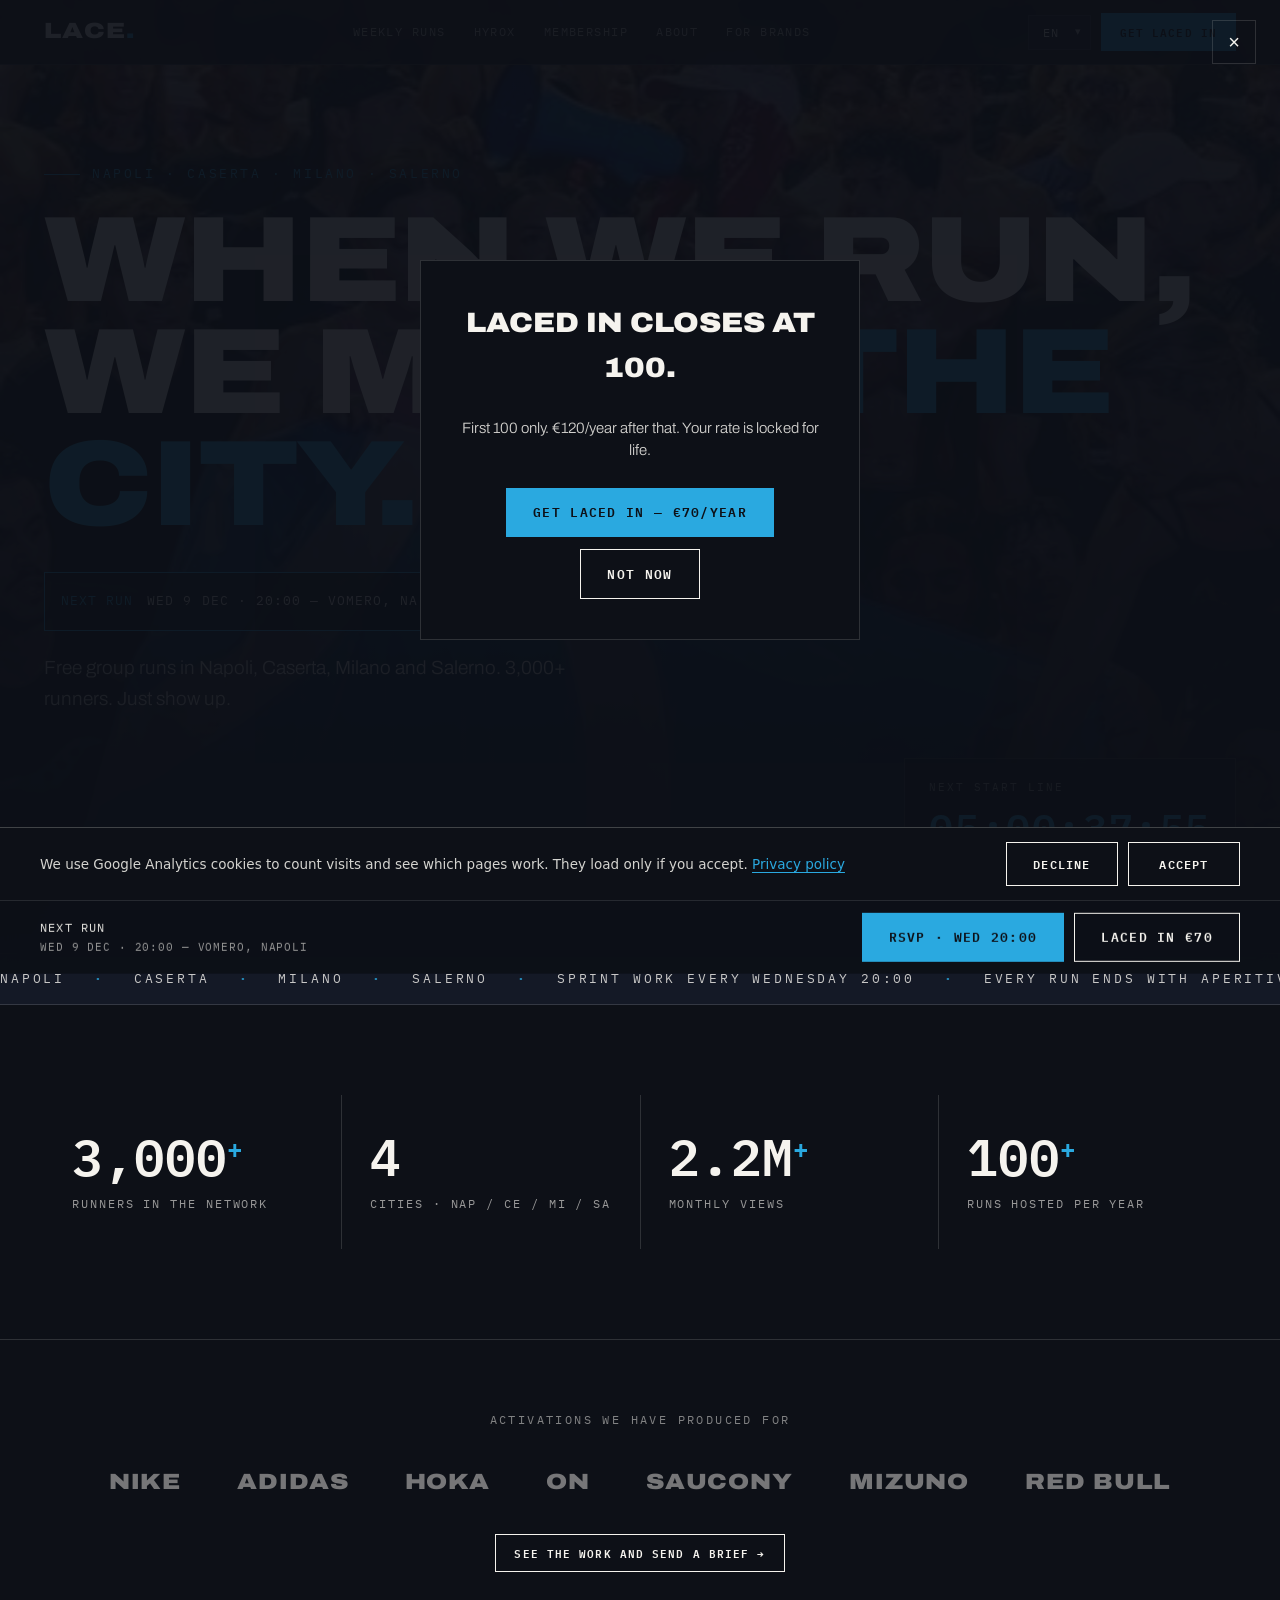
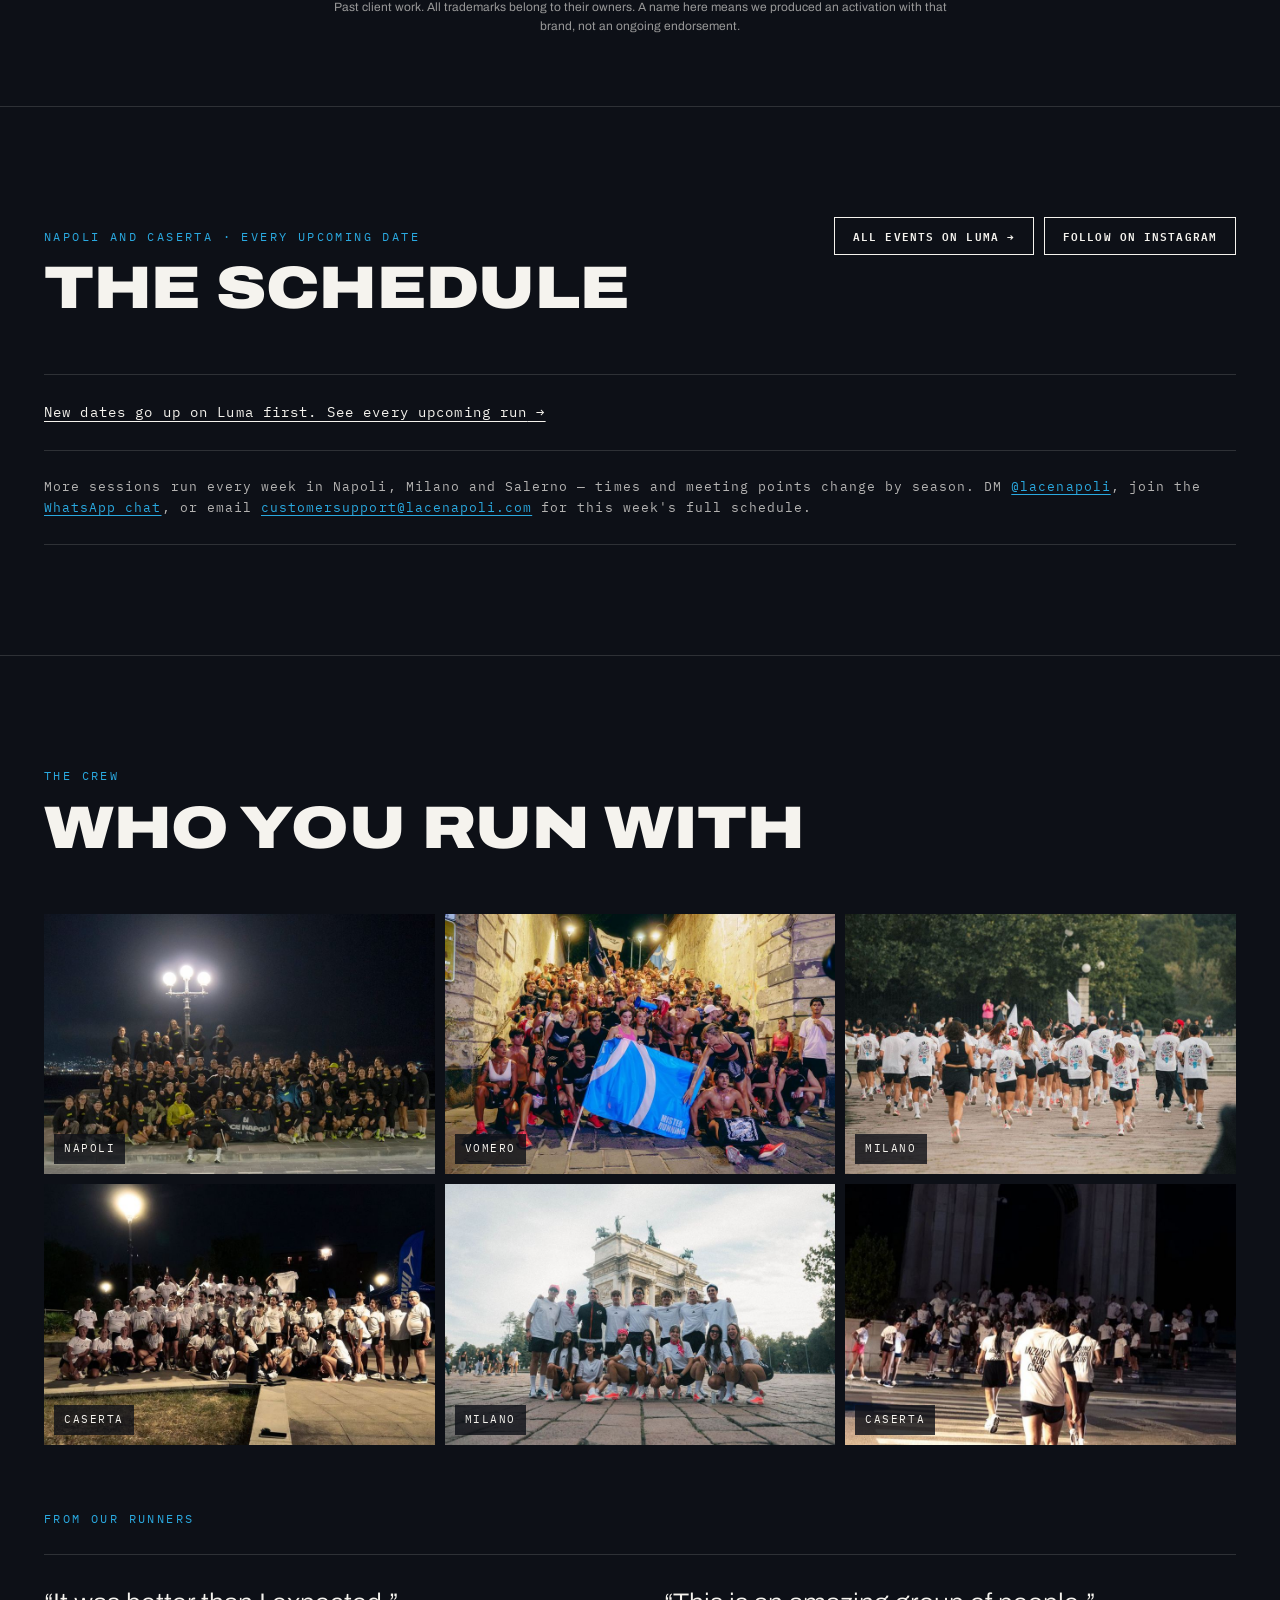
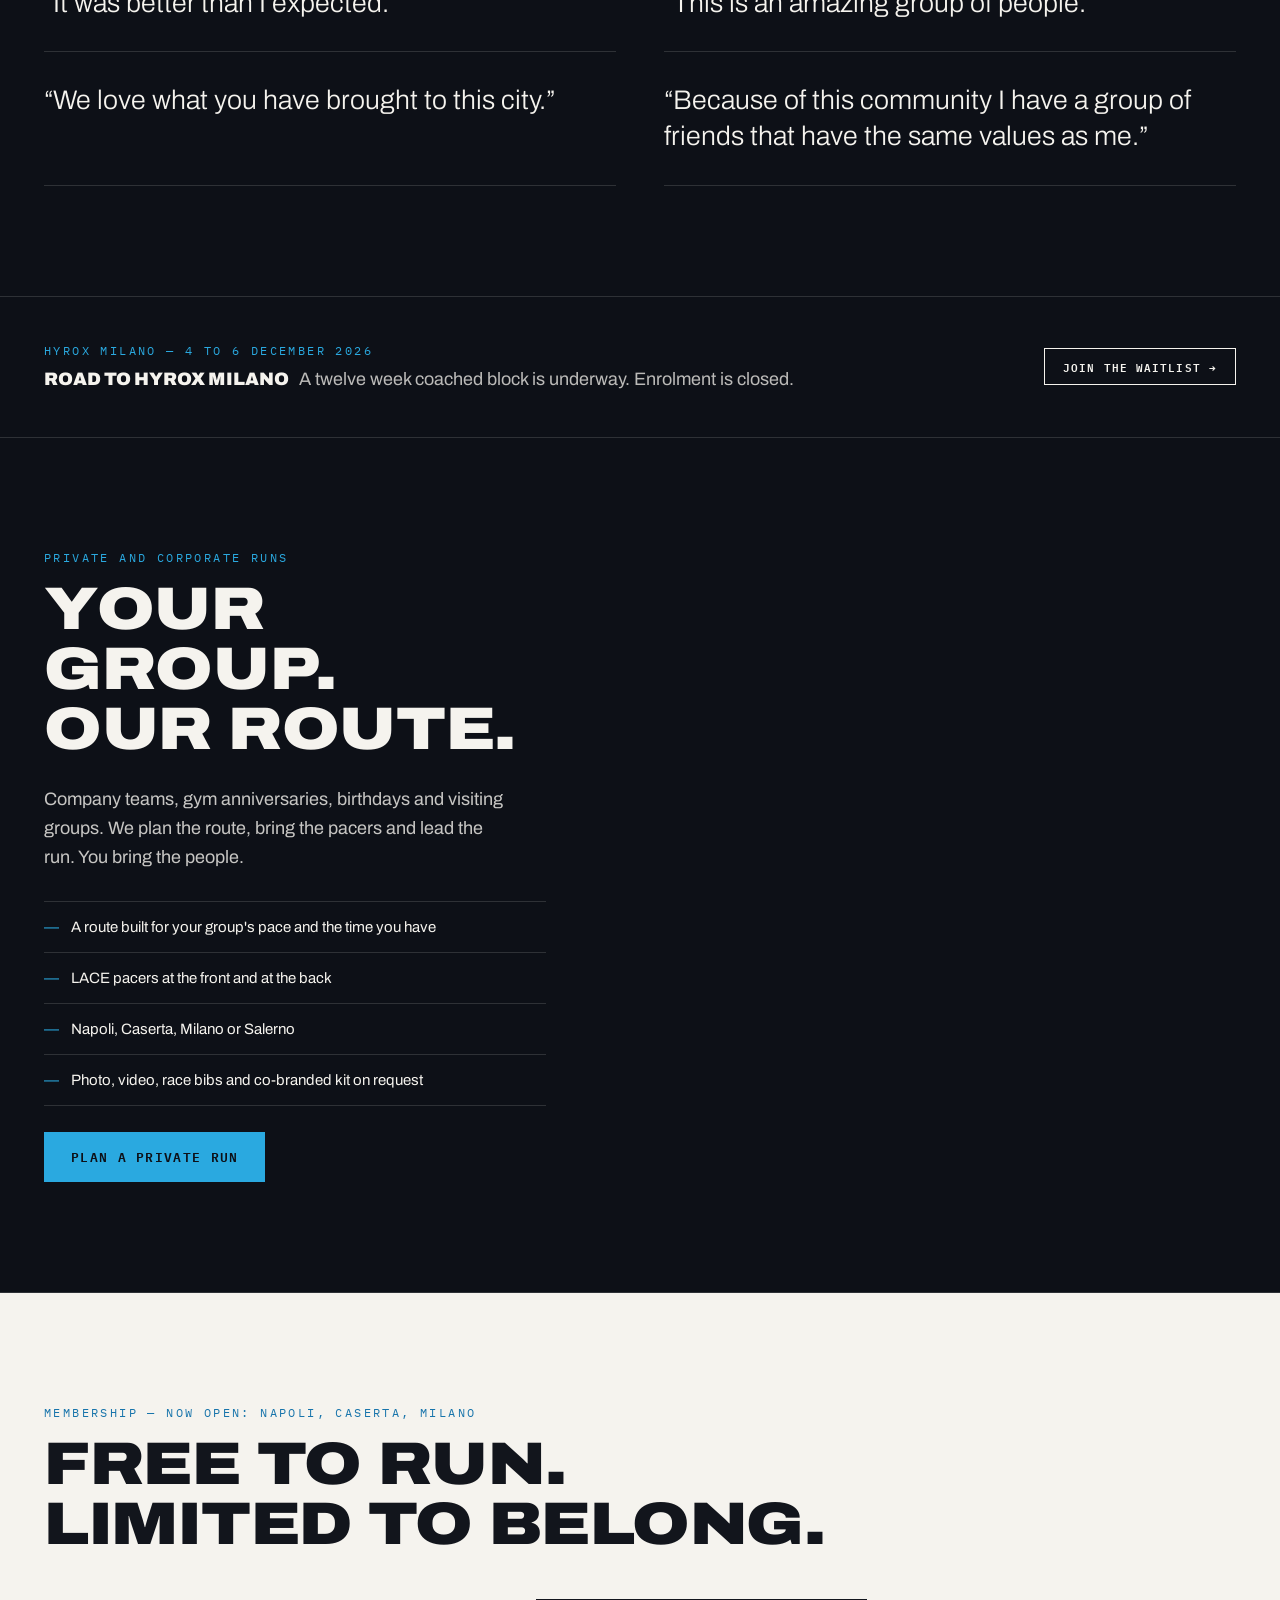
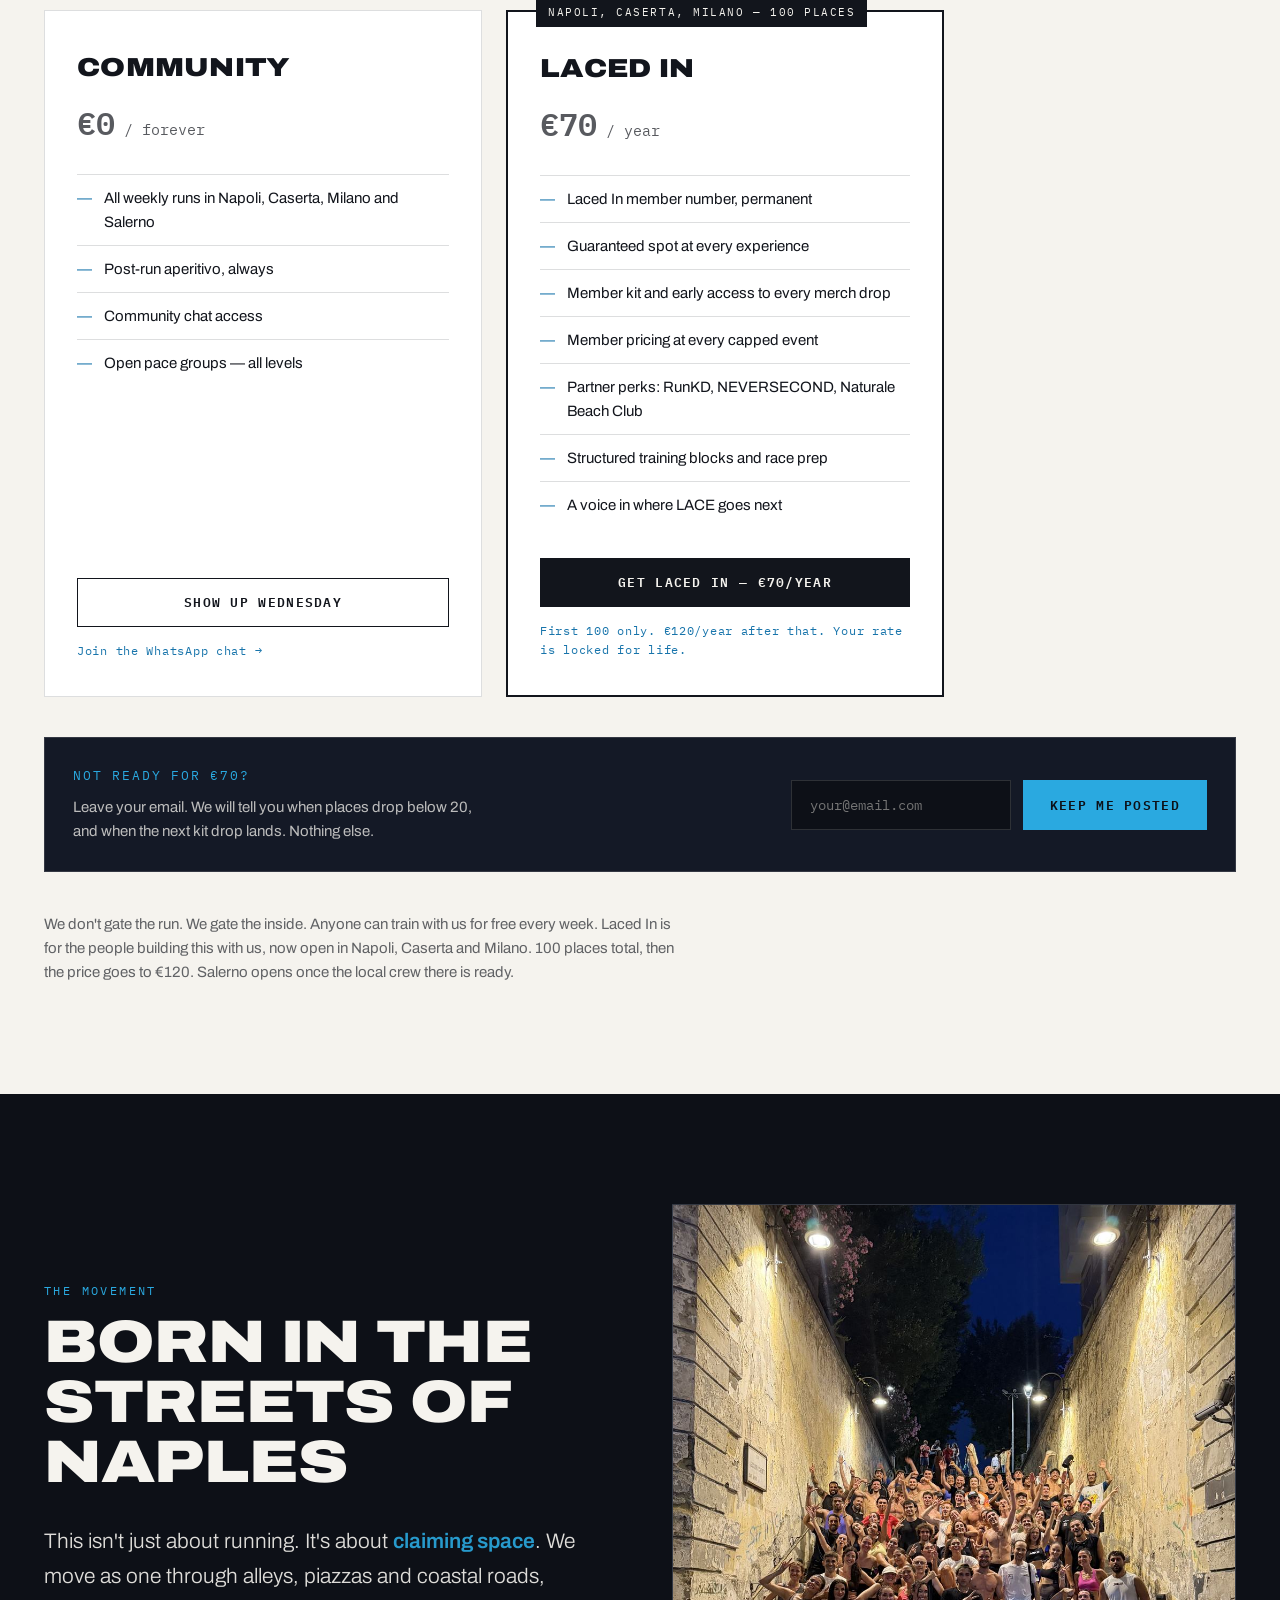
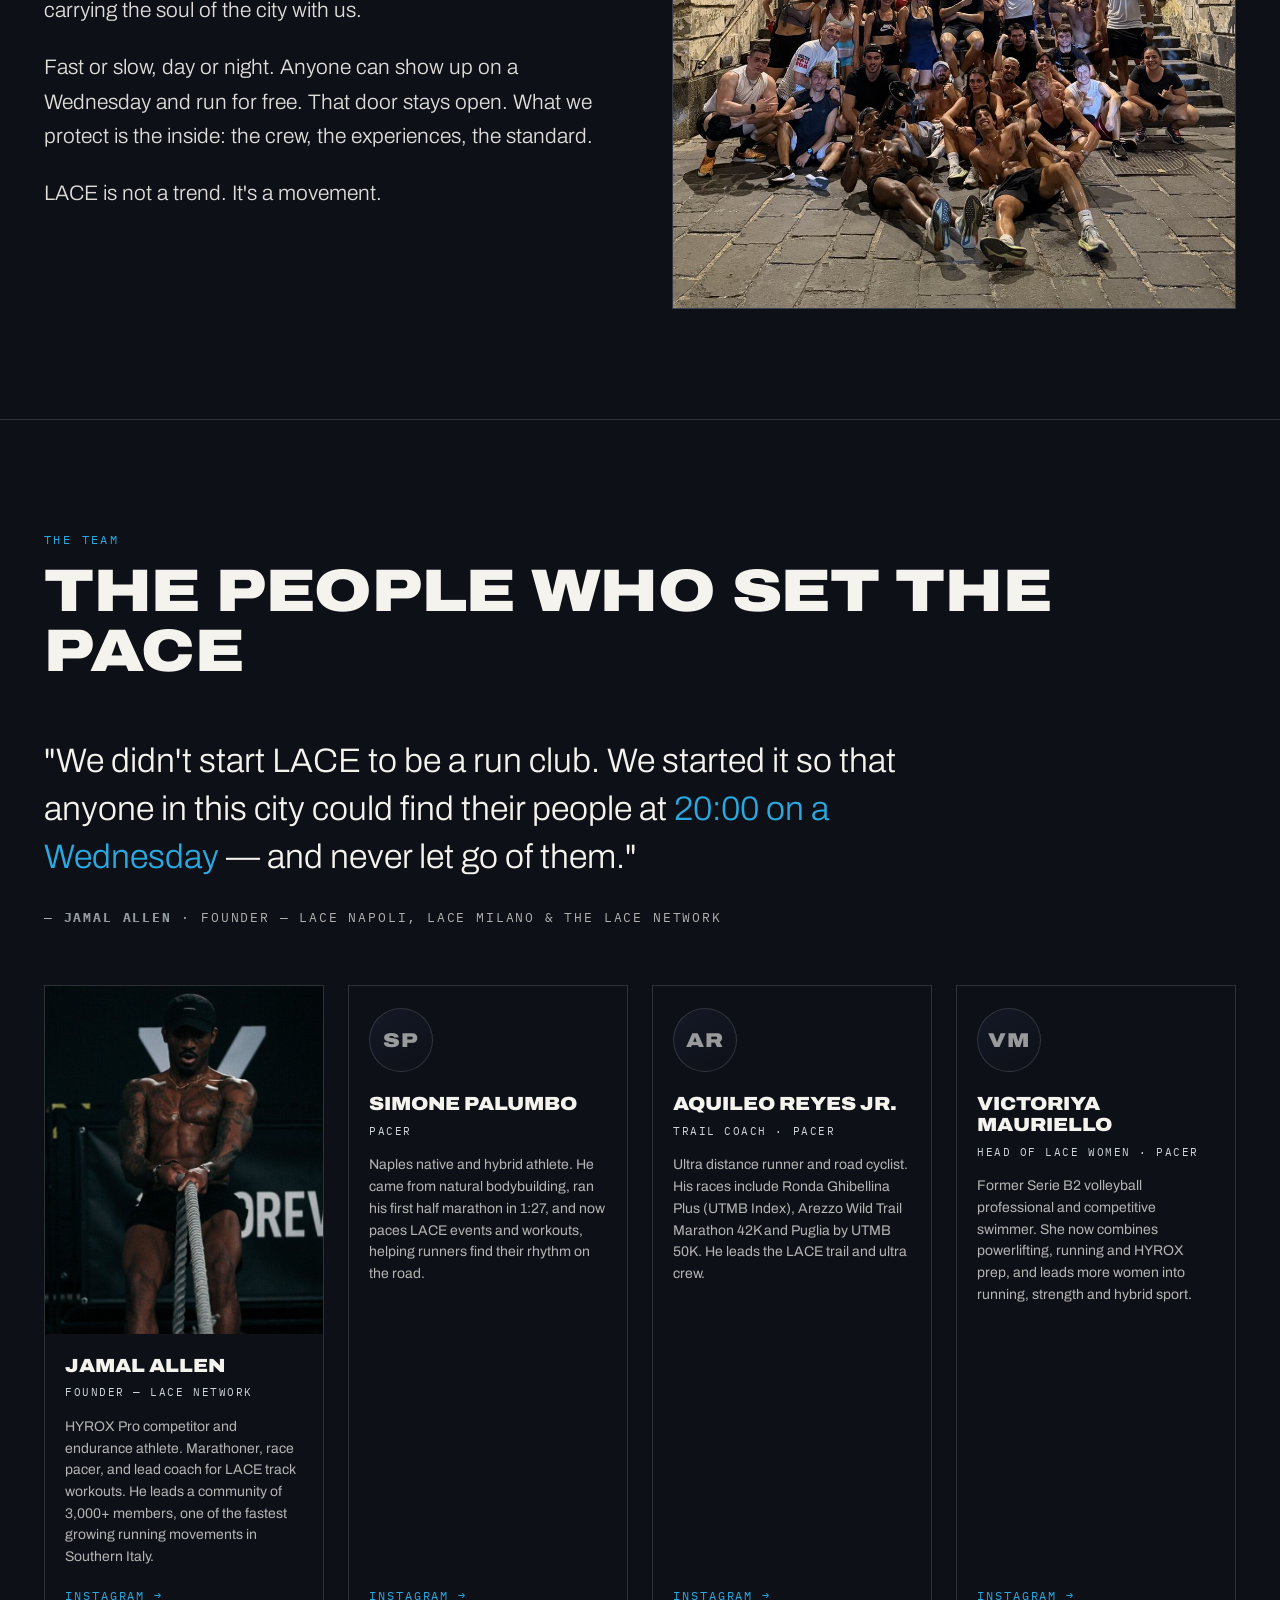
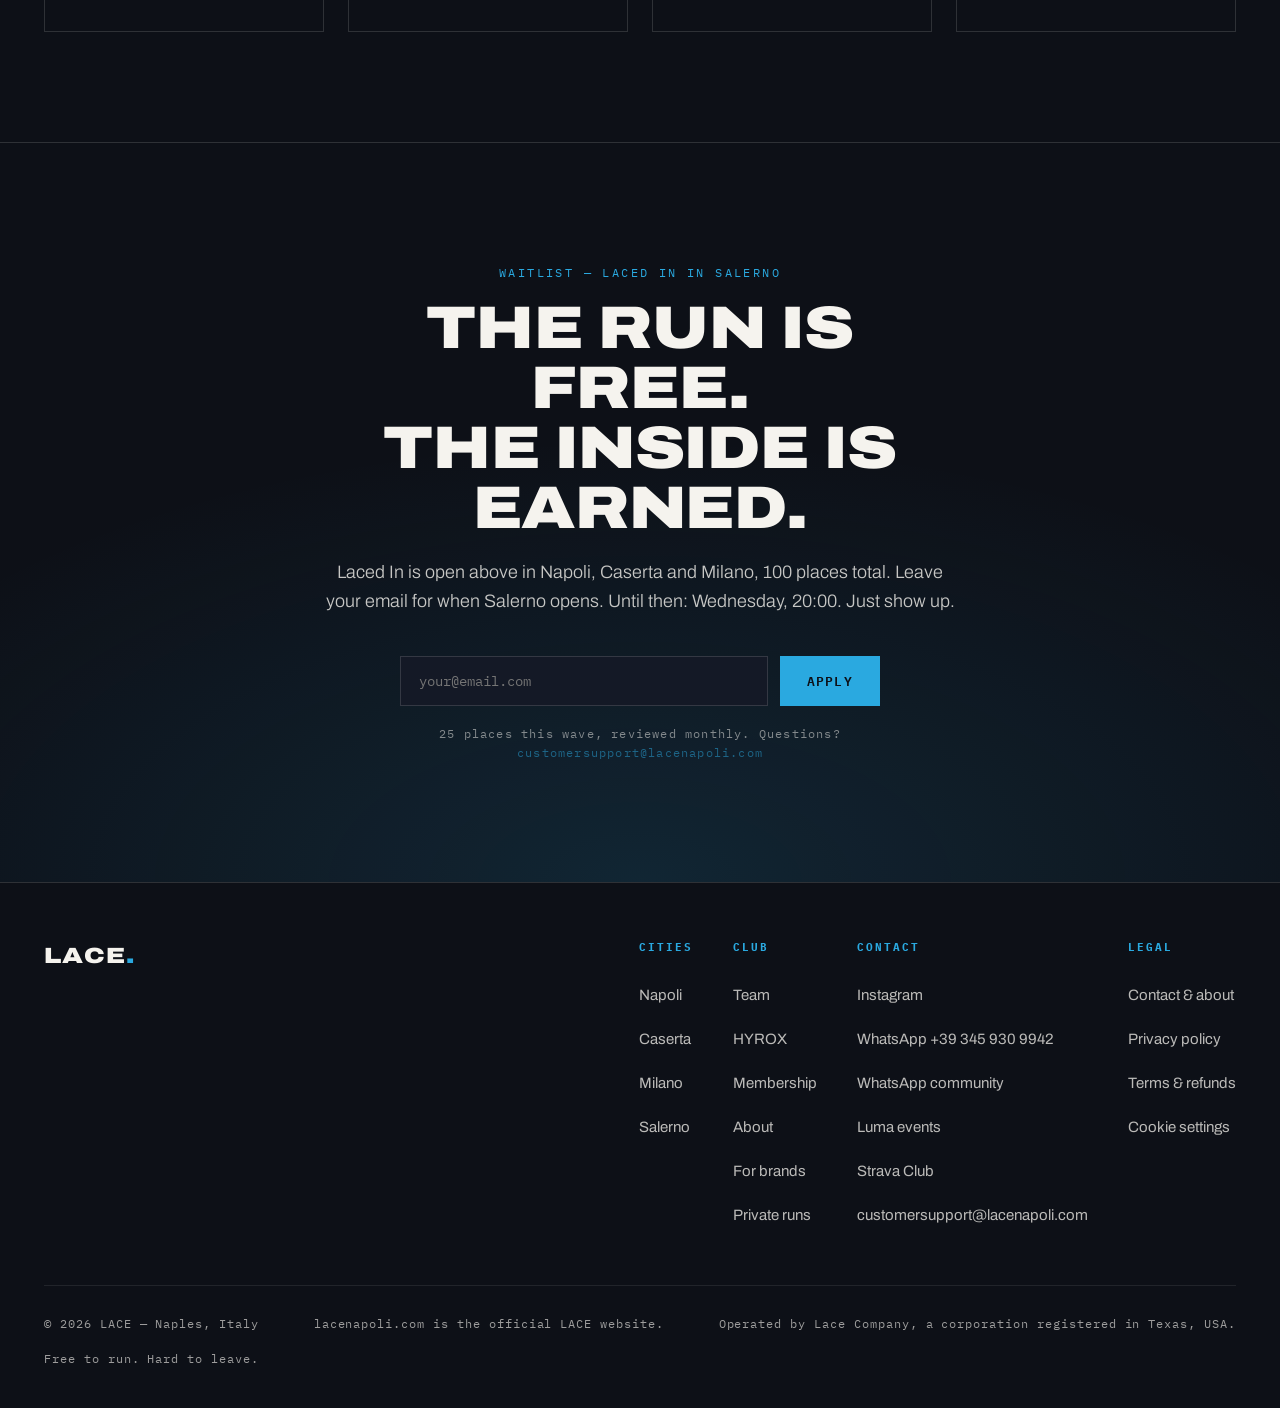
<file: index.html>
<!DOCTYPE html>
<html lang="en">
<head>
<meta charset="UTF-8">
<meta name="viewport" content="width=device-width, initial-scale=1.0">
<title>LACE — Naples Running Club</title>

<!-- Google Analytics (GA4): loaded by consent.js only after the visitor accepts -->
<script>
  window.dataLayer = window.dataLayer || [];
  function gtag(){dataLayer.push(arguments);}
</script>
<script src="/consent.js" defer></script>
<meta name="description" content="LACE is a running network born in the streets of Naples. Weekly runs in Napoli, Caserta, Milano and Salerno. Free to run. Laced In membership capped at 100, open in Napoli, Caserta and Milano.">
<link rel="canonical" href="https://lacenapoli.com/">
<link rel="alternate" hreflang="en" href="https://lacenapoli.com/">
<link rel="alternate" hreflang="it" href="https://lacenapoli.com/it/">
<link rel="alternate" hreflang="x-default" href="https://lacenapoli.com/">
<meta name="theme-color" content="#0d1017">
<meta name="robots" content="index,follow">
<meta name="author" content="LACE Napoli">
<meta name="publisher" content="LACE Napoli">
<link rel="icon" href="favicon.svg" type="image/svg+xml">
<link rel="apple-touch-icon" href="favicon.svg">

<!-- Open Graph / social share preview (Instagram bio link, WhatsApp, iMessage, Facebook) -->
<meta property="og:type" content="website">
<meta property="og:site_name" content="LACE">
<meta property="og:title" content="LACE — Naples Running Club">
<meta property="og:description" content="A running network born in the streets of Naples. 3,000+ runners across four cities. Weekly sessions are free and open. Laced In membership capped at 100, open in Napoli, Caserta and Milano.">
<meta property="og:url" content="https://lacenapoli.com/">
<meta property="og:image" content="https://lacenapoli.com/og-image.jpg">
<meta property="og:image:width" content="1200">
<meta property="og:image:height" content="630">
<meta property="og:locale" content="en_US">
<meta property="og:locale:alternate" content="it_IT">

<meta name="twitter:card" content="summary_large_image">
<meta name="twitter:title" content="LACE — Naples Running Club">
<meta name="twitter:description" content="Free weekly runs in Napoli, Caserta, Milano and Salerno. Laced In membership capped at 100, open in Napoli, Caserta and Milano.">
<meta name="twitter:image" content="https://lacenapoli.com/og-image.jpg">

<script type="application/ld+json">
{
  "@context":"https://schema.org",
  "@type":"SportsClub",
  "name":"LACE",
  "url":"https://lacenapoli.com/",
  "description":"LACE is a running network born in the streets of Naples, with weekly runs in Napoli, Caserta, Milano and Salerno.",
  "email":"customersupport@lacenapoli.com",
  "telephone":"+39 345 930 9942",
  "sameAs":["https://www.instagram.com/lacenapoli","https://www.instagram.com/lacemilanosocialclub","https://www.strava.com/clubs/1325540"],
  "contactPoint":{"@type":"ContactPoint","contactType":"customer support","telephone":"+39 345 930 9942","email":"customersupport@lacenapoli.com","availableLanguage":["English","Italian"]},
  "areaServed":[{"@type":"City","name":"Naples"},{"@type":"City","name":"Caserta"},{"@type":"City","name":"Milan"},{"@type":"City","name":"Salerno"}]
}
</script>

<link rel="preconnect" href="https://fonts.googleapis.com">
<link rel="preconnect" href="https://fonts.gstatic.com" crossorigin>
<link href="https://fonts.googleapis.com/css2?family=Archivo:wdth,wght@62..125,300..900&family=IBM+Plex+Mono:wght@400;500;600&display=swap" rel="stylesheet">
<style>
:root{
  --night:#0d1017;
  --night-2:#141926;
  --azzurro:#2aa9e0;
  --sodium:#cdd5dc;
  --paper:#f5f3ee;
  --ink:#12151c;
  --line:rgba(245,243,238,.14);
  --line-dark:rgba(18,21,28,.14);
  --mono:'IBM Plex Mono',monospace;
  --sans:'Archivo',sans-serif;
}
*{margin:0;padding:0;box-sizing:border-box}
html{scroll-behavior:smooth}
body{font-family:var(--sans);background:var(--night);color:var(--paper);font-size:17px;line-height:1.6;-webkit-font-smoothing:antialiased}
img{max-width:100%;display:block}
a{color:inherit;text-decoration:none}
::selection{background:var(--azzurro);color:var(--night)}

.mono{font-family:var(--mono)}
.wrap{max-width:1240px;margin:0 auto;padding:0 24px}

/* ---------- ANNOUNCEMENT BAR ---------- */
.announce-bar{position:fixed;top:0;left:0;right:0;z-index:101;background:var(--azzurro);color:var(--night);border-bottom:1px solid var(--line)}
.announce-in{max-width:1240px;margin:0 auto;padding:11px 48px 11px 24px;position:relative;display:flex;align-items:center;justify-content:center;gap:10px;font-family:var(--mono);font-size:12px;letter-spacing:.05em;text-transform:uppercase;text-align:center;line-height:1.5}
.announce-in b{font-weight:800}
.announce-x{position:absolute;right:12px;top:50%;transform:translateY(-50%);background:none;border:none;color:var(--night);font-size:20px;line-height:1;cursor:pointer;padding:6px 8px;opacity:.7}
.announce-x:hover{opacity:1}

/* ---------- NAV ---------- */
nav{position:fixed;top:var(--ann-h,0px);left:0;right:0;z-index:100;background:rgba(13,16,23,.85);backdrop-filter:blur(12px);border-bottom:1px solid var(--line);transition:top .2s ease}
.nav-in{max-width:1240px;margin:0 auto;padding:0 24px;height:64px;display:flex;align-items:center;justify-content:space-between;gap:16px}
.logo{font-weight:900;font-stretch:125%;font-size:22px;letter-spacing:.06em}
.logo span{color:var(--azzurro)}
.nav-links{display:flex;gap:28px;align-items:center}
@media(max-width:1120px){.nav-links{gap:18px}}
.nav-links a{font-family:var(--mono);font-size:12px;letter-spacing:.12em;text-transform:uppercase;opacity:.75;transition:opacity .2s}
.nav-links a:hover,.nav-links a:focus-visible{opacity:1}
.btn{display:inline-block;font-family:var(--mono);font-size:13px;font-weight:600;letter-spacing:.1em;text-transform:uppercase;padding:13px 26px;border:1px solid var(--paper);transition:all .2s;cursor:pointer;background:none;color:var(--paper)}
.btn:hover,.btn:focus-visible{background:var(--paper);color:var(--night)}
.btn-solid{background:var(--azzurro);border-color:var(--azzurro);color:var(--night)}
.btn-solid:hover,.btn-solid:focus-visible{background:var(--paper);border-color:var(--paper)}
.btn-sm{padding:9px 18px;font-size:11px}
.nav-cta{display:flex;gap:10px;align-items:center}

/* language switch */
.lang{position:relative}
.lang select{appearance:none;-webkit-appearance:none;background:var(--night-2);color:var(--paper);border:1px solid var(--line);font-family:var(--mono);font-size:12px;letter-spacing:.1em;padding:9px 30px 9px 14px;cursor:pointer;text-transform:uppercase}
.lang::after{content:"▾";position:absolute;right:10px;top:50%;transform:translateY(-50%);pointer-events:none;font-size:11px;opacity:.7}
.lang select:focus-visible{outline:2px solid var(--azzurro)}

/* mobile menu */
.menu-btn{display:none;background:none;border:1px solid var(--line);width:40px;height:40px;cursor:pointer;flex-direction:column;align-items:center;justify-content:center;gap:5px;padding:0}
.menu-btn span{display:block;width:18px;height:2px;background:var(--paper);transition:transform .2s,opacity .2s}
.menu-btn.open span:nth-child(1){transform:translateY(7px) rotate(45deg)}
.menu-btn.open span:nth-child(2){opacity:0}
.menu-btn.open span:nth-child(3){transform:translateY(-7px) rotate(-45deg)}
@media(max-width:960px){
  .menu-btn{display:flex}
  .nav-links{display:none;position:absolute;top:64px;left:0;right:0;background:rgba(13,16,23,.97);backdrop-filter:blur(12px);border-bottom:1px solid var(--line);flex-direction:column;gap:0;padding:8px 0}
  .nav-links.open{display:flex}
  .nav-links a{padding:15px 24px;font-size:14px;border-top:1px solid var(--line)}
}
@media(max-width:400px){.btn-sm{padding:9px 12px;font-size:10px}}

/* ---------- HERO ---------- */
header{min-height:100svh;display:flex;flex-direction:column;justify-content:flex-end;position:relative;overflow:hidden;padding-top:calc(64px + var(--ann-h,0px));transition:padding-top .2s ease}
.hero-bg{position:absolute;inset:0;background:
  radial-gradient(ellipse 80% 55% at 70% 15%, rgba(42,169,224,.16), transparent 60%),
  radial-gradient(ellipse 55% 40% at 15% 85%, rgba(42,169,224,.08), transparent 60%),
  linear-gradient(180deg,#0d1017 0%,#10151f 100%)}
.hero-bg::after{content:"";position:absolute;inset:0;background-image:repeating-linear-gradient(90deg,transparent 0 119px,rgba(245,243,238,.03) 119px 120px)}
/* Hero is a still image. The video that used to sit here was 4.8MB and never
   finished downloading on mobile, which is where nearly all traffic lands.
   The overlay below keeps type readable on top of it. */
.hero-video{position:absolute;inset:0;width:100%;height:100%;object-fit:cover;opacity:.9}
.hero-overlay{position:absolute;inset:0;background:linear-gradient(180deg,rgba(13,16,23,.45) 0%,rgba(13,16,23,.62) 45%,rgba(13,16,23,.9) 80%,rgba(13,16,23,.98) 100%)}
.hero-next{display:inline-flex;flex-wrap:wrap;align-items:center;gap:6px 14px;margin:0 0 22px;padding:12px 16px;border:1px solid var(--azzurro);background:rgba(13,16,23,.72);font-family:var(--mono);font-size:13px;letter-spacing:.08em;text-transform:uppercase;color:var(--paper);text-decoration:none}
.hero-next .hn-lab{color:var(--azzurro)}.hero-next .hn-go{background:var(--azzurro);color:var(--night);padding:6px 10px;font-weight:700}
.hero-next:hover .hn-go,.hero-next:focus-visible .hn-go{background:var(--paper)}
.hero-in{position:relative;max-width:1240px;margin:0 auto;padding:100px 24px 56px;width:100%}
.hero-eyebrow{font-family:var(--mono);font-size:13px;letter-spacing:.2em;text-transform:uppercase;color:var(--azzurro);margin-bottom:20px;display:flex;align-items:center;gap:12px}
.hero-eyebrow::before{content:"";width:36px;height:1px;background:var(--azzurro)}
h1{font-weight:900;font-stretch:118%;text-transform:uppercase;font-size:clamp(52px,9.5vw,132px);line-height:.92;letter-spacing:-.01em;margin-bottom:32px}
h1 em{font-style:normal;color:var(--azzurro)}
.hero-sub{max-width:540px;font-size:19px;font-weight:300;opacity:.85;margin-bottom:44px}
.hero-row{display:flex;flex-wrap:wrap;align-items:flex-end;justify-content:space-between;gap:32px}
.hero-ctas{display:flex;gap:14px;flex-wrap:wrap}

/* timing clock */
.clock{border:1px solid var(--line);padding:20px 24px;min-width:300px;background:rgba(13,16,23,.6);backdrop-filter:blur(6px)}
.clock-label{font-family:var(--mono);font-size:11px;letter-spacing:.18em;text-transform:uppercase;opacity:.6;margin-bottom:10px}
.clock-time{font-family:var(--mono);font-size:40px;font-weight:600;letter-spacing:.04em;color:var(--azzurro);font-variant-numeric:tabular-nums;line-height:1}
.clock-meta{font-family:var(--mono);font-size:12px;letter-spacing:.1em;text-transform:uppercase;opacity:.7;margin-top:10px}

/* ---------- TICKER ---------- */
.ticker{border-top:1px solid var(--line);border-bottom:1px solid var(--line);overflow:hidden;background:var(--night-2)}
.ticker-track{display:flex;gap:0;white-space:nowrap;animation:scroll 32s linear infinite;width:max-content}
@keyframes scroll{to{transform:translateX(-50%)}}
.ticker span{font-family:var(--mono);font-size:13px;letter-spacing:.22em;text-transform:uppercase;padding:14px 0;opacity:.8}
.ticker b{color:var(--azzurro);font-weight:600;padding:0 18px}
@media (prefers-reduced-motion: reduce){.ticker-track{animation:none}}

/* ---------- PROOF ---------- */
.proof{padding:90px 0;border-bottom:1px solid var(--line)}
.proof-grid{display:grid;grid-template-columns:repeat(4,1fr);gap:1px;background:var(--line)}
.proof-cell{background:var(--night);padding:36px 28px}
.proof-num{font-family:var(--mono);font-size:clamp(34px,4vw,52px);font-weight:600;color:var(--paper);line-height:1;font-variant-numeric:tabular-nums}
.proof-num sup{font-size:.5em;color:var(--azzurro)}
.proof-lab{font-family:var(--mono);font-size:12px;letter-spacing:.16em;text-transform:uppercase;opacity:.6;margin-top:12px}

/* ---------- SECTION HEADERS ---------- */
.sec-head{display:flex;align-items:baseline;justify-content:space-between;gap:24px;margin-bottom:56px;flex-wrap:wrap}
.sec-tag{font-family:var(--mono);font-size:12px;letter-spacing:.2em;text-transform:uppercase;color:var(--azzurro)}
h2{font-weight:900;font-stretch:118%;text-transform:uppercase;font-size:clamp(34px,5vw,60px);line-height:1;letter-spacing:-.005em;margin-top:12px}

/* ---------- MANIFESTO ---------- */
.manifesto{padding:110px 0;border-bottom:1px solid var(--line)}
.mani-grid{display:grid;grid-template-columns:1fr 1fr;gap:64px;align-items:center}
.mani-copy p{font-size:21px;font-weight:300;line-height:1.65;opacity:.9;margin-bottom:22px}
.mani-copy strong{font-weight:600;color:var(--azzurro)}
.photo{aspect-ratio:4/5;background:linear-gradient(160deg,#1a2233,#0f1420);border:1px solid var(--line);display:flex;align-items:flex-end;padding:18px;position:relative;overflow:hidden}
.photo::before{content:"";position:absolute;inset:0;background:radial-gradient(ellipse 70% 50% at 60% 30%,rgba(42,169,224,.14),transparent)}
.photo-tag{font-family:var(--mono);font-size:11px;letter-spacing:.14em;text-transform:uppercase;opacity:.45;position:relative}

/* ---------- MEMBERSHIP (light section) ---------- */
.private{padding:110px 0;border-bottom:1px solid var(--line)}
.pv-open{margin-top:26px}
.pv-form.is-closed{display:none}
.pv-open[aria-expanded="true"]{display:none}
.pv-grid{display:grid;grid-template-columns:.9fr 1.1fr;gap:clamp(32px,6vw,80px);align-items:start}
.pv-lede{font-size:18px;opacity:.8;max-width:46ch;margin-top:26px}
.pv-list{list-style:none;margin-top:30px;border-bottom:1px solid var(--line)}
.pv-list li{padding:13px 0;border-top:1px solid var(--line);font-size:15px;display:flex;gap:12px}
.pv-list li::before{content:"—";color:var(--azzurro);flex-shrink:0}
.pv-form{background:var(--night-2);border:1px solid var(--line);padding:clamp(22px,3.4vw,36px)}
.pv-row{display:grid;grid-template-columns:1fr 1fr;gap:0 16px}
.pv-f{display:block;margin-bottom:16px}
.pv-f>span{display:block;font-family:var(--mono);font-size:11px;letter-spacing:.1em;text-transform:uppercase;opacity:.65;margin-bottom:7px}
.pv-f input,.pv-f select,.pv-f textarea{width:100%;background:var(--night);border:1px solid var(--line);color:var(--paper);font-family:var(--sans);font-size:16px;padding:12px 13px;outline:none;border-radius:0;appearance:none;-webkit-appearance:none}
.pv-f textarea{min-height:110px;resize:vertical;line-height:1.5}
.pv-f select{background-image:linear-gradient(45deg,transparent 50%,var(--sodium) 50%),linear-gradient(135deg,var(--sodium) 50%,transparent 50%);background-position:calc(100% - 18px) 50%,calc(100% - 13px) 50%;background-size:5px 5px,5px 5px;background-repeat:no-repeat;padding-right:36px}
.pv-f input:focus,.pv-f select:focus,.pv-f textarea:focus{border-color:var(--azzurro)}
.pv-hp{position:absolute;left:-9999px;width:1px;height:1px;overflow:hidden}
.pv-form .btn{width:100%;margin-top:4px}
.pv-form .btn[disabled]{opacity:.5;cursor:wait}
.pv-err{display:none;font-family:var(--mono);font-size:12.5px;color:#ff8a65;margin-top:12px}
.pv-note{font-family:var(--mono);font-size:11px;letter-spacing:.04em;line-height:1.6;opacity:.62;margin-top:14px}
.pv-note a{text-decoration:underline;text-underline-offset:3px}
.pv-done{font-family:var(--mono);letter-spacing:.06em;line-height:1.7;padding:8px 0}
@media(max-width:960px){.pv-grid{grid-template-columns:1fr}}
@media(max-width:560px){.private{padding:72px 0}.pv-row{grid-template-columns:1fr}}
.membership{background:var(--paper);color:var(--ink);padding:110px 0}
.membership .sec-tag{color:#1774ab}
.tiers{display:grid;grid-template-columns:repeat(2,1fr);gap:24px;max-width:900px}
.tier{border:1px solid var(--line-dark);padding:36px 32px;display:flex;flex-direction:column;background:#fff}
.tier.featured{border:2px solid var(--ink);position:relative}
.tier-flag{position:absolute;top:-13px;left:28px;background:var(--ink);color:var(--paper);font-family:var(--mono);font-size:11px;letter-spacing:.14em;text-transform:uppercase;padding:5px 12px}
.tier-name{font-weight:900;font-stretch:118%;text-transform:uppercase;font-size:26px;letter-spacing:.01em}
.tier-price{font-family:var(--mono);font-size:15px;margin:8px 0 26px;opacity:.7}
.tier-price b{font-size:32px;font-weight:600;opacity:1;color:var(--ink)}
.tier ul{list-style:none;flex:1;margin-bottom:30px}
.tier li{padding:11px 0;border-top:1px solid var(--line-dark);font-size:15px;display:flex;gap:12px}
.tier li::before{content:"—";color:#1774ab;flex-shrink:0}
.tier .btn{border-color:var(--ink);color:var(--ink);text-align:center}
.tier .btn:hover,.tier .btn:focus-visible{background:var(--ink);color:var(--paper)}
.tier.featured .btn{background:var(--ink);color:var(--paper)}
.tier.featured .btn:hover,.tier.featured .btn:focus-visible{background:var(--azzurro);border-color:var(--azzurro);color:var(--night)}
.tier-note{font-family:var(--mono);font-size:12px;letter-spacing:.06em;margin-top:14px;color:#1774ab}
.membership-foot{font-size:15px;opacity:.65;margin-top:40px;max-width:640px}
/* soft capture: catches the people who just decided not to pay, at the moment they decide it */
.catch{margin-top:40px;padding:28px;border:1px solid var(--line);background:var(--night-2);color:var(--paper);display:flex;flex-wrap:wrap;gap:24px;align-items:center;justify-content:space-between}
.catch-copy{flex:1;min-width:260px}
.catch-h{font-family:var(--mono);font-size:13px;letter-spacing:.14em;text-transform:uppercase;color:var(--azzurro);margin-bottom:8px}
.catch-p{font-size:15px;opacity:.75;max-width:420px}
.catch-form{display:flex;gap:12px;flex-wrap:wrap}
.catch-form input{background:var(--night);border:1px solid var(--line);color:var(--paper);font-family:var(--mono);font-size:14px;padding:14px 18px;outline:none;min-width:220px}
.catch-form input:focus{border-color:var(--azzurro)}
.catch-done{font-family:var(--mono);font-size:13px;letter-spacing:.1em;text-transform:uppercase;color:var(--azzurro)}
@media(max-width:640px){.catch{padding:22px;flex-direction:column;align-items:stretch}.catch-form{flex-direction:column}.catch-form input{min-width:0}}

/* ---------- SCHEDULE ---------- */
.schedule{padding:110px 0;border-bottom:1px solid var(--line)}
.sched-row{display:grid;grid-template-columns:90px 1.2fr 1.3fr 90px minmax(120px,auto);gap:20px;align-items:center;padding:26px 0;border-top:1px solid var(--line);transition:background .2s}
.sched-row:last-of-type{border-bottom:1px solid var(--line)}
.sched-row:hover{background:var(--night-2)}
.sched-day{font-family:var(--mono);font-size:13px;letter-spacing:.14em;text-transform:uppercase;color:var(--sodium)}
.sched-title{font-weight:900;font-stretch:112%;text-transform:uppercase;font-size:22px}
.sched-date{font-family:var(--mono);font-size:12px;opacity:.55;letter-spacing:.06em;margin-top:3px}
.sched-city{font-family:var(--mono);font-size:13px;opacity:.65;letter-spacing:.06em}
.sched-time{font-family:var(--mono);font-size:15px;font-weight:600;text-align:right;font-variant-numeric:tabular-nums}
.sched-row.rsvp{cursor:pointer}
.sched-rsvp{font-family:var(--mono);font-size:12px;letter-spacing:.14em;text-transform:uppercase;color:var(--azzurro);text-align:right;white-space:nowrap}
a.sched-rsvp{display:inline-flex;align-items:center;justify-content:center;min-height:44px;padding:0 18px;border:1px solid var(--azzurro);background:var(--azzurro);color:var(--night);font-weight:600;letter-spacing:.1em;justify-self:end;transition:background .2s,border-color .2s}
a.sched-rsvp:hover,a.sched-rsvp:focus-visible,.sched-row.rsvp:hover a.sched-rsvp{background:var(--paper);border-color:var(--paper)}
/* paused state: rows stay visible so people can see the week, but read as inactive */
.sched-row.paused{opacity:.45}
.sched-row.paused:hover{background:none}
.sched-row.paused .sched-time{text-decoration:line-through}
.sched-row.paused .sched-rsvp,.sched-row.paused a.sched-rsvp{color:var(--sodium);background:none;border-color:var(--line);text-decoration:none;cursor:default;letter-spacing:.08em}
@media(max-width:960px){.sched-row.paused .sched-rsvp{font-size:11px;letter-spacing:.04em}}
.schedule:not(.all) .is-more{display:none}
.sched-more{display:block;width:100%;background:none;border:0;border-top:1px solid var(--line);color:var(--azzurro);font-family:var(--mono);font-size:12px;letter-spacing:.16em;text-transform:uppercase;padding:22px 0;cursor:pointer;text-align:left}
.sched-more:hover,.sched-more:focus-visible{color:var(--paper)}
.sched-btns{display:flex;gap:10px;flex-wrap:wrap}
.sched-empty{display:block;padding:26px 0;border-top:1px solid var(--line);font-family:var(--mono);font-size:14px;letter-spacing:.08em;color:var(--paper);text-decoration:underline;text-underline-offset:4px}
.sched-empty[hidden],.sched-more[hidden]{display:none}
.sched-note{font-family:var(--mono);font-size:13px;letter-spacing:.08em;color:rgba(245,243,238,.72);padding:26px 0;border-top:1px solid var(--line);border-bottom:1px solid var(--line)}
.sched-note a{color:var(--azzurro);text-decoration:underline;text-underline-offset:3px}
.sched-feature{display:grid;grid-template-columns:240px 1fr;gap:32px;align-items:center;padding:26px;margin:0 0 2px;border-left:3px solid var(--azzurro);background:rgba(255,255,255,.05)}
.sf-flyer{display:block;line-height:0}
.sf-flyer img{display:block;width:100%;height:auto;aspect-ratio:1240/1754}
.sf-kicker{font-family:var(--mono);font-size:12px;letter-spacing:.16em;text-transform:uppercase;color:var(--azzurro);margin-bottom:10px}
.sf-title{font-weight:900;font-stretch:112%;text-transform:uppercase;font-size:clamp(28px,3.4vw,44px);line-height:1;letter-spacing:-.01em;margin:0 0 18px}
.sf-facts{list-style:none;margin:0 0 16px;padding:0;font-family:var(--mono);font-size:13px;letter-spacing:.08em;text-transform:uppercase;line-height:1.9}
.sf-text{font-size:15px;line-height:1.6;color:rgba(245,243,238,.8);margin:0 0 18px;max-width:52ch}
.sf-short{display:none}
.sf-cta{display:inline-block;font-family:var(--mono);font-size:12px;letter-spacing:.14em;text-transform:uppercase;color:var(--sodium)}
a.sf-cta{display:inline-flex;align-items:center;justify-content:center;min-height:44px;padding:0 22px;margin-top:6px;background:var(--azzurro);border:1px solid var(--azzurro);color:var(--night);font-weight:600;letter-spacing:.1em;text-decoration:none;transition:background .2s,border-color .2s}
a.sf-cta:hover,a.sf-cta:focus-visible{background:var(--paper);border-color:var(--paper)}
@media(max-width:640px){
  /* phone: small flyer beside the headline, details underneath */
  .sched-feature{grid-template-columns:100px 1fr;gap:0 16px;align-items:start;padding:16px}
  .sf-body{display:contents}
  .sf-flyer{grid-column:1;grid-row:1/4}
  .sf-kicker,.sf-title,.sf-facts{grid-column:2;min-width:0}
  .sf-kicker{font-size:10px;margin-bottom:6px}
  .sf-title{font-size:24px;margin-bottom:10px}
  .sf-facts{font-size:11px;letter-spacing:0;line-height:1.8;margin:0}
  .sf-long{display:none}
  .sf-short{display:inline}
  .sf-text,.sf-cta{grid-column:1/-1}
  .sf-text{margin:16px 0 12px;font-size:14px}
}
.sched-psa{font-family:var(--mono);font-size:12px;line-height:1.6;letter-spacing:.08em;text-transform:uppercase;padding:14px 18px;margin:0 0 2px;border-left:3px solid var(--azzurro);background:rgba(255,255,255,.05)}

/* ---------- EXPERIENCES ---------- */
.exp{padding:110px 0;border-bottom:1px solid var(--line)}
.exp-slim{padding:44px 0}
.hx-strip{display:flex;justify-content:space-between;align-items:center;gap:20px;flex-wrap:wrap}
.hx-line{font-size:18px;line-height:1.5;margin-top:6px}.hx-line b{font-weight:900;text-transform:uppercase;margin-right:6px}.hx-line span{opacity:.75}
.exp-grid{display:grid;grid-template-columns:repeat(auto-fit,minmax(300px,590px));gap:24px;justify-content:center}
.exp-card{border:1px solid var(--line);display:flex;flex-direction:column;transition:border-color .2s}
.exp-card:hover{border-color:var(--azzurro)}
.exp-img{aspect-ratio:16/8;overflow:hidden;background:linear-gradient(150deg,#182238,#0e1320);display:flex;align-items:flex-end;padding:16px;position:relative}
.exp-img.amber{background:linear-gradient(150deg,#161d2b,#0d1119)}
.exp-img img{position:absolute;inset:0;width:100%;height:100%;object-fit:cover;z-index:0}
.exp-img .exp-badge{position:relative;z-index:1}
.exp-body{padding:26px 24px 30px;flex:1;display:flex;flex-direction:column}.exp-price{font-weight:700;margin:14px 0 2px}.exp-deadline{font-size:13px;letter-spacing:.06em;text-transform:uppercase;opacity:.7;margin:0 0 4px}
.exp-date{font-family:var(--mono);font-size:12px;letter-spacing:.16em;text-transform:uppercase;color:var(--sodium);margin-bottom:10px}
.exp-title{font-weight:900;font-stretch:112%;text-transform:uppercase;font-size:23px;line-height:1.1;margin-bottom:12px}
.exp-body p{font-size:15px;opacity:.75;flex:1;margin-bottom:20px}
.exp-link{font-family:var(--mono);font-size:12px;letter-spacing:.16em;text-transform:uppercase;color:var(--azzurro)}
.exp-badge{font-family:var(--mono);font-size:10px;letter-spacing:.12em;text-transform:uppercase;background:var(--azzurro);color:var(--night);padding:4px 9px;position:absolute;top:14px;left:14px}

/* ---------- FOUNDER ---------- */
.founder{padding:110px 0;border-bottom:1px solid var(--line)}
.founder-grid{display:grid;grid-template-columns:1fr 1.3fr;gap:64px;align-items:center}
blockquote{font-weight:300;font-size:clamp(24px,3vw,34px);line-height:1.4}
blockquote em{font-style:normal;color:var(--azzurro)}
.founder-sig{margin-top:28px;font-family:var(--mono);font-size:13px;letter-spacing:.14em;text-transform:uppercase;opacity:.7}
.founder-sig b{color:var(--sodium)}

/* ---------- TEAM ---------- */
.team-grid{display:grid;grid-template-columns:repeat(4,1fr);gap:24px;margin-top:56px}
.tm-card{border:1px solid var(--line);display:flex;flex-direction:column;transition:border-color .2s}
.tm-card:hover{border-color:var(--azzurro)}
.tm-photo{aspect-ratio:4/5;overflow:hidden;position:relative;background:linear-gradient(150deg,var(--night-2),var(--night))}
.tm-photo::before{content:attr(data-initials);position:absolute;inset:0;display:flex;align-items:center;justify-content:center;font-weight:900;font-stretch:118%;font-size:44px;letter-spacing:.06em;color:var(--paper);opacity:.14}
.tm-photo img{position:relative;z-index:1}
.tm-photo img{width:100%;height:100%;object-fit:cover;display:block}
/* no photo yet: a small initials badge instead of an empty 4:5 box */
.tm-photo:not(:has(img)){aspect-ratio:auto;width:64px;height:64px;border-radius:50%;margin:22px 20px 0;border:1px solid var(--line)}
.tm-photo:not(:has(img))::before{font-size:20px;opacity:.6}
.tm-body{padding:22px 20px 26px;flex:1;display:flex;flex-direction:column}
.tm-name{font-weight:900;font-stretch:112%;text-transform:uppercase;font-size:19px;line-height:1.1}
.tm-role{font-family:var(--mono);font-size:11px;letter-spacing:.14em;text-transform:uppercase;color:var(--sodium);margin:8px 0 14px}
.tm-bio{font-size:14px;opacity:.72;flex:1;margin-bottom:18px;line-height:1.55}
@media(max-width:960px){.team-grid{grid-template-columns:repeat(2,1fr)}}
@media(max-width:560px){.team-grid{grid-template-columns:1fr;gap:14px;margin-top:36px}.tm-photo:has(img){aspect-ratio:1/1}.tm-photo img{object-position:50% 20%}.tm-body{padding:18px 18px 20px}.founder{padding:72px 0}}

/* ---------- PARTNERS ---------- */
.partners{padding:70px 0;border-bottom:1px solid var(--line)}
.partners-row{display:flex;flex-wrap:wrap;gap:16px 56px;align-items:center;justify-content:center}
.partners-note{max-width:640px;margin:26px auto 0;text-align:center;font-size:12px;line-height:1.6;opacity:.6}
.foot-official{opacity:1}
.partner{font-weight:900;font-stretch:118%;text-transform:uppercase;font-size:22px;letter-spacing:.04em;opacity:.45;transition:opacity .2s}
.partner:hover{opacity:.85}
.partners-cta{text-align:center;margin-top:34px}
.partners-tag{text-align:center;font-family:var(--mono);font-size:12px;letter-spacing:.2em;text-transform:uppercase;opacity:.5;margin-bottom:36px}

/* ---------- APPLY ---------- */
.apply{padding:120px 0;background:
  radial-gradient(ellipse 70% 60% at 50% 100%,rgba(42,169,224,.14),transparent),
  var(--night)}
.apply-in{max-width:680px;margin:0 auto;text-align:center;padding:0 24px}
.apply h2{margin-bottom:20px}
.apply p{opacity:.8;font-weight:300;font-size:18px;margin-bottom:40px}
.apply-form{display:flex;gap:12px;max-width:480px;margin:0 auto}
.apply-form input{flex:1;background:var(--night-2);border:1px solid var(--line);color:var(--paper);font-family:var(--mono);font-size:14px;padding:14px 18px;outline:none}
.apply-form input:focus{border-color:var(--azzurro)}
.apply-note{font-family:var(--mono);font-size:12px;letter-spacing:.1em;opacity:.5;margin-top:18px}
.apply-note a{color:var(--azzurro)}

/* ---------- CREW PHOTOS ---------- */
.crowd{padding:110px 0;border-bottom:1px solid var(--line)}
.crowd-strip{display:grid;grid-template-columns:repeat(3,1fr);gap:10px;max-width:1240px;margin:0 auto;padding:0 24px}
.crowd-strip figure{position:relative;margin:0;overflow:hidden;background:var(--night-2)}
.crowd-strip img{display:block;width:100%;height:auto;aspect-ratio:3/2;object-fit:cover}
.crowd-strip figcaption{position:absolute;left:10px;bottom:10px;font-family:var(--mono);font-size:11px;letter-spacing:.14em;text-transform:uppercase;background:rgba(13,16,23,.8);padding:6px 10px}
@media(max-width:760px){
  .crowd-strip{display:flex;overflow-x:auto;scroll-snap-type:x mandatory;scroll-padding:0 24px;scrollbar-width:none;-webkit-overflow-scrolling:touch}
  .crowd-strip::-webkit-scrollbar{display:none}
  .crowd-strip figure{flex:0 0 84%;scroll-snap-align:start}
}

.voices{margin-top:64px}
.voices-tag{margin-bottom:26px}
.voices-grid{display:grid;grid-template-columns:repeat(2,1fr);gap:0 48px;border-top:1px solid var(--line)}
.voice{margin:0;padding:30px 0;border-bottom:1px solid var(--line);font-weight:300;font-size:clamp(20px,2.1vw,27px);line-height:1.35}
@media(max-width:760px){
  .voices{margin-top:44px}
  .voices-grid{grid-template-columns:1fr}
  .voice{padding:22px 0;font-size:20px}
}

/* ---------- STICKY MOBILE CTA ---------- */
.sticky-cta{position:fixed;left:0;right:0;bottom:0;z-index:150;padding:12px 16px calc(12px + env(safe-area-inset-bottom));background:rgba(13,16,23,.96);backdrop-filter:blur(10px);border-top:1px solid var(--line);transform:translateY(100%);transition:transform .3s ease;display:none}
.sticky-cta.show{transform:translateY(0)}
.sticky-cta .btn{text-align:center}.sticky-in{max-width:1200px;margin:0 auto;display:flex;align-items:center;justify-content:space-between;gap:16px;flex-wrap:wrap}.sticky-copy{display:flex;flex-direction:column;gap:2px;min-width:0}.sticky-k{font-family:var(--mono);font-size:12px;letter-spacing:.1em;text-transform:uppercase;opacity:.95}.sticky-d{font-family:var(--mono);font-size:11px;letter-spacing:.08em;text-transform:uppercase;opacity:.6}.sticky-btns{display:flex;gap:10px;flex:0 0 auto}@media(max-width:700px){.sticky-in{flex-direction:column;align-items:stretch;gap:10px}.sticky-copy{display:none}.sticky-btns{display:grid;grid-template-columns:1.45fr 1fr}.sticky-cta .btn{width:100%;padding:14px 8px;font-size:12px;white-space:nowrap}}
.sticky-cta{display:block}

/* ---------- COMING SOON MODAL ---------- */
.cs-modal{position:fixed;inset:0;z-index:200;display:none;align-items:center;justify-content:center}
.cs-modal.open{display:flex}
.cs-bg{position:absolute;inset:0;background:#0d1017}
.cs-bg img{width:100%;height:100%;object-fit:cover;opacity:.45}
.cs-bg::after{content:"";position:absolute;inset:0;background:linear-gradient(180deg,rgba(13,16,23,.55),rgba(13,16,23,.9))}
.cs-box{position:relative;text-align:center;padding:24px;max-width:640px}
.cs-city{font-weight:900;font-stretch:118%;text-transform:uppercase;font-size:clamp(44px,8vw,96px);line-height:.95;color:var(--paper)}
.cs-coming{font-family:var(--mono);font-size:13px;letter-spacing:.28em;text-transform:uppercase;color:var(--azzurro);margin:18px 0 20px}
.cs-p{font-weight:300;font-size:17px;opacity:.85;margin-bottom:32px}
.cs-actions{display:flex;gap:12px;justify-content:center;flex-wrap:wrap}
.cs-x{position:absolute;top:20px;right:24px;background:none;border:1px solid var(--line);color:var(--paper);width:44px;height:44px;font-size:20px;cursor:pointer;z-index:2}
.cs-x:hover{background:var(--paper);color:var(--night)}
.fm-modal{position:fixed;inset:0;z-index:210;display:none;align-items:center;justify-content:center;padding:24px}
.fm-modal.open{display:flex}
.fm-bg{position:absolute;inset:0;background:rgba(13,16,23,.92)}
.fm-x{position:absolute;top:20px;right:24px;background:none;border:1px solid var(--line);color:var(--paper);width:44px;height:44px;font-size:20px;cursor:pointer;z-index:2}
.fm-x:hover{background:var(--paper);color:var(--night)}
.fm-box{position:relative;text-align:center;padding:40px 32px;max-width:440px;background:var(--night);border:1px solid var(--line)}
.fm-q{font-weight:900;font-stretch:112%;text-transform:uppercase;font-size:clamp(22px,4vw,28px);color:var(--paper);margin-bottom:26px}
.fm-p{font-weight:300;font-size:15px;line-height:1.5;opacity:.85;margin-bottom:26px;color:var(--paper)}
.fm-actions{display:flex;gap:12px;justify-content:center;flex-wrap:wrap}

/* ---------- FOOTER ---------- */
footer{border-top:1px solid var(--line);padding:56px 0 40px}
.foot-grid{display:flex;justify-content:space-between;gap:40px;flex-wrap:wrap;margin-bottom:48px}
.foot-links{display:flex;gap:40px;flex-wrap:wrap}
.foot-col h4{font-family:var(--mono);font-size:11px;letter-spacing:.18em;text-transform:uppercase;color:var(--azzurro);margin-bottom:16px}
.foot-col a{display:block;font-size:15px;opacity:.75;padding:10px 0;transition:opacity .2s}
.foot-col a:hover{opacity:1}
.foot-bottom{display:flex;justify-content:space-between;flex-wrap:wrap;gap:16px;font-family:var(--mono);font-size:12px;letter-spacing:.08em;opacity:.62;border-top:1px solid var(--line);padding-top:28px}

/* ---------- RESPONSIVE ---------- */
@media(max-width:960px){
  .proof-grid{grid-template-columns:repeat(2,1fr)}
  .mani-grid,.founder-grid{grid-template-columns:1fr;gap:40px}
  .tiers,.exp-grid{grid-template-columns:1fr}
  .sched-row{grid-template-columns:70px 1fr 78px auto;gap:12px}
  .sched-row>*{min-width:0}  /* let the title column shrink instead of pushing the row off-screen */
  .sched-city{display:none}
}
@media(max-width:640px){
  .sched-row{grid-template-columns:42px 1fr auto;gap:4px 14px;padding:20px 0;align-items:start}
  .sched-day{grid-column:1;grid-row:1;padding-top:5px}
  .sched-row>div:nth-child(2){grid-column:2;grid-row:1/3}
  .sched-title{font-size:19px;line-height:1.2}
  .sched-time{grid-column:3;grid-row:1;padding-top:3px}
  .sched-rsvp{grid-column:3;grid-row:2;align-self:start;padding-top:4px}
  .sched-row>div:nth-child(2){grid-row:1}
  a.sched-rsvp{grid-column:2/-1;grid-row:4;justify-self:stretch;margin-top:12px;padding-top:0;min-height:46px;font-size:13px}
  .sched-city{display:block;grid-column:2/-1;grid-row:3;font-size:11px;line-height:1.55;margin-top:4px}
}
@media(max-width:560px){
  .proof-cell{min-width:0;padding:30px 16px}
  .proof-lab{letter-spacing:.1em;overflow-wrap:anywhere}
  .manifesto,.membership,.schedule,.exp,.founder,.crowd{padding:72px 0}
  .apply{padding:88px 0}
  .proof{padding:64px 0}
  .sec-head{margin-bottom:36px}
  .apply-form{flex-direction:column}
  .hero-row{flex-direction:column;align-items:stretch}
  .clock{min-width:0;display:none}
  header{min-height:0}
  .hero-in{padding:96px 20px 40px}
  .hero-sub{margin-bottom:26px;font-size:17px}
}
:focus-visible{outline:2px solid var(--azzurro);outline-offset:3px}
</style>
<!-- EVENTS:START -->
<script type="application/ld+json">
{
 "@context": "https://schema.org",
 "@graph": [
  {
   "@type": "SportsEvent",
   "name": "LACE Sprint Work",
   "startDate": "2026-11-04T20:00:00+01:00",
   "endDate": "2026-11-04T21:30:00+01:00",
   "eventStatus": "https://schema.org/EventScheduled",
   "eventAttendanceMode": "https://schema.org/OfflineEventAttendanceMode",
   "isAccessibleForFree": true,
   "url": "https://luma.com/khrs9nvd",
   "image": "https://lacenapoli.com/og-image.jpg",
   "description": "Free group run with LACE. Villa Floridiana gates · Via D. Cimarosa 156, Vomero. RSVP on Luma.",
   "location": {
    "@type": "Place",
    "name": "Villa Floridiana gates · Via D. Cimarosa 156, Vomero",
    "address": {
     "@type": "PostalAddress",
     "streetAddress": "Villa Floridiana gates · Via D. Cimarosa 156, Vomero",
     "addressLocality": "Napoli",
     "addressRegion": "Campania",
     "addressCountry": "IT"
    }
   },
   "organizer": {
    "@type": "SportsClub",
    "name": "LACE",
    "url": "https://lacenapoli.com/"
   },
   "offers": {
    "@type": "Offer",
    "price": "0",
    "priceCurrency": "EUR",
    "availability": "https://schema.org/InStock",
    "url": "https://luma.com/khrs9nvd"
   }
  },
  {
   "@type": "SportsEvent",
   "name": "LACE Sprint Work — Caserta",
   "startDate": "2026-11-05T20:00:00+01:00",
   "endDate": "2026-11-05T21:30:00+01:00",
   "eventStatus": "https://schema.org/EventScheduled",
   "eventAttendanceMode": "https://schema.org/OfflineEventAttendanceMode",
   "isAccessibleForFree": true,
   "url": "https://luma.com/bg14r5su",
   "image": "https://lacenapoli.com/og-image.jpg",
   "description": "Free group run with LACE. Via Vincenzo Crispo 18 · Caserta. RSVP on Luma.",
   "location": {
    "@type": "Place",
    "name": "Via Vincenzo Crispo 18 · Caserta",
    "address": {
     "@type": "PostalAddress",
     "streetAddress": "Via Vincenzo Crispo 18 · Caserta",
     "addressLocality": "Caserta",
     "addressRegion": "Campania",
     "addressCountry": "IT"
    }
   },
   "organizer": {
    "@type": "SportsClub",
    "name": "LACE",
    "url": "https://lacenapoli.com/"
   },
   "offers": {
    "@type": "Offer",
    "price": "0",
    "priceCurrency": "EUR",
    "availability": "https://schema.org/InStock",
    "url": "https://luma.com/bg14r5su"
   }
  },
  {
   "@type": "SportsEvent",
   "name": "LACE Sunday Long Run",
   "startDate": "2026-11-08T11:00:00+01:00",
   "endDate": "2026-11-08T12:30:00+01:00",
   "eventStatus": "https://schema.org/EventScheduled",
   "eventAttendanceMode": "https://schema.org/OfflineEventAttendanceMode",
   "isAccessibleForFree": true,
   "url": "https://luma.com/trhags3p",
   "image": "https://lacenapoli.com/og-image.jpg",
   "description": "Free group run with LACE. Porta Piccola · Parco di Capodimonte, Napoli. RSVP on Luma.",
   "location": {
    "@type": "Place",
    "name": "Porta Piccola · Parco di Capodimonte, Napoli",
    "address": {
     "@type": "PostalAddress",
     "streetAddress": "Porta Piccola · Parco di Capodimonte, Napoli",
     "addressLocality": "Napoli",
     "addressRegion": "Campania",
     "addressCountry": "IT"
    }
   },
   "organizer": {
    "@type": "SportsClub",
    "name": "LACE",
    "url": "https://lacenapoli.com/"
   },
   "offers": {
    "@type": "Offer",
    "price": "0",
    "priceCurrency": "EUR",
    "availability": "https://schema.org/InStock",
    "url": "https://luma.com/trhags3p"
   }
  },
  {
   "@type": "SportsEvent",
   "name": "LACE Sprint Work",
   "startDate": "2026-11-11T20:00:00+01:00",
   "endDate": "2026-11-11T21:30:00+01:00",
   "eventStatus": "https://schema.org/EventScheduled",
   "eventAttendanceMode": "https://schema.org/OfflineEventAttendanceMode",
   "isAccessibleForFree": true,
   "url": "https://luma.com/esevk4bo",
   "image": "https://lacenapoli.com/og-image.jpg",
   "description": "Free group run with LACE. Villa Floridiana gates · Via D. Cimarosa 156, Vomero. RSVP on Luma.",
   "location": {
    "@type": "Place",
    "name": "Villa Floridiana gates · Via D. Cimarosa 156, Vomero",
    "address": {
     "@type": "PostalAddress",
     "streetAddress": "Villa Floridiana gates · Via D. Cimarosa 156, Vomero",
     "addressLocality": "Napoli",
     "addressRegion": "Campania",
     "addressCountry": "IT"
    }
   },
   "organizer": {
    "@type": "SportsClub",
    "name": "LACE",
    "url": "https://lacenapoli.com/"
   },
   "offers": {
    "@type": "Offer",
    "price": "0",
    "priceCurrency": "EUR",
    "availability": "https://schema.org/InStock",
    "url": "https://luma.com/esevk4bo"
   }
  }
 ]
}
</script>
<!-- EVENTS:END -->
</head>
<body>

<nav>
  <div class="nav-in">
    <a href="#top" class="logo">LACE<span>.</span></a>
    <div class="nav-links">
      <a href="#runs" data-i18n="nav_runs">Weekly Runs</a>
      <a href="#hyrox" data-i18n="nav_exp">HYROX</a>
      <a href="#membership" data-i18n="nav_membership">Membership</a>
      <a href="#about" data-i18n="nav_about">About</a>
      <a href="/brands.html" data-i18n="nav_brands">For brands</a>
    </div>
    <div class="nav-cta">
      <button class="menu-btn" id="menu-btn" aria-label="Menu" aria-expanded="false"><span></span><span></span><span></span></button>
      <div class="lang">
        <select id="lang-select" aria-label="Language">
          <option value="en">EN</option>
          <option value="it">IT</option>
        </select>
      </div>
      <a href="https://buy.stripe.com/8x200b33Vg8k1vpd8qbZe09" target="_blank" rel="noopener" class="btn btn-sm btn-solid" data-i18n="nav_apply">Get Laced In</a>
    </div>
  </div>
</nav>

<header id="top">
  <div class="hero-bg"></div>
  <picture>
    <source media="(min-width:900px)" srcset="img/hero-steps.jpg" width="1200" height="800">
    <img class="hero-video" src="img/hero-steps-m.jpg" alt="The LACE crew filling the Scarlatti steps in Vomero at night after a run" fetchpriority="high" width="450" height="800">
  </picture>
  <div class="hero-overlay"></div>
  <div class="hero-in">
    <div class="hero-eyebrow" data-i18n="hero_eyebrow">Napoli · Caserta · Milano · Salerno</div>
    <h1 data-i18n-html="hero_h1">When we run,<br>we move <em>the city.</em></h1>
    <a class="hero-next" id="hero-next" href="https://luma.com/khrs9nvd" target="_blank" rel="noopener"><span class="hn-lab" data-i18n="hn_lab">Next run</span><span class="hn-when" id="hero-next-when">Wed 4 Nov · 20:00 — Via D. Cimarosa 156, Vomero</span><span class="hn-go" data-i18n="rsvp">RSVP →</span></a>
    <p class="hero-sub" data-i18n="hero_sub">Free group runs in Napoli, Caserta, Milano and Salerno. 3,000+ runners. Just show up.</p>
    <div class="hero-row">
      <div class="hero-ctas">
        <a href="#runs" class="btn" data-i18n="hero_cta1">Run with us — free</a>
        <a href="https://buy.stripe.com/8x200b33Vg8k1vpd8qbZe09" target="_blank" rel="noopener" class="btn btn-solid" data-i18n="hero_cta2">Get Laced In</a>
      </div>
      <div class="clock" aria-live="off">
        <div class="clock-label" data-i18n="clock_label">Next start line</div>
        <div class="clock-time" id="countdown">00:00:00:00</div>
        <div class="clock-meta" id="clock-meta">Wed 4 Nov · 20:00 — Via D. Cimarosa 156, Vomero</div>
      </div>
    </div>
  </div>
</header>

<div class="ticker" aria-hidden="true">
  <div class="ticker-track" id="ticker-track">
    <span data-i18n="ticker">Napoli <b>·</b> Caserta <b>·</b> Milano <b>·</b> Salerno <b>·</b> Sprint Work Every Wednesday 20:00 <b>·</b> Every Run Ends With Aperitivo <b>·</b> Free To Run, Hard To Leave <b>·</b> </span>
    <span data-i18n="ticker">Napoli <b>·</b> Caserta <b>·</b> Milano <b>·</b> Salerno <b>·</b> Sprint Work Every Wednesday 20:00 <b>·</b> Every Run Ends With Aperitivo <b>·</b> Free To Run, Hard To Leave <b>·</b> </span>
  </div>
</div>

<section class="proof">
  <div class="wrap">
    <div class="proof-grid">
      <div class="proof-cell"><div class="proof-num">3,000<sup>+</sup></div><div class="proof-lab" data-i18n="proof1">Runners in the network</div></div>
      <div class="proof-cell"><div class="proof-num">4</div><div class="proof-lab" data-i18n="proof2">Cities · NAP / CE / MI / SA</div></div>
      <div class="proof-cell"><div class="proof-num">2.2M<sup>+</sup></div><div class="proof-lab" data-i18n="proof3">Monthly views</div></div>
      <div class="proof-cell"><div class="proof-num">100<sup>+</sup></div><div class="proof-lab" data-i18n="proof4">Runs hosted per year</div></div>
    </div>
  </div>
</section>

<section class="partners">
  <div class="wrap">
    <div class="partners-tag" data-i18n="p_tag">Activations we have produced for</div>
    <div class="partners-row">
      <span class="partner">Nike</span>
      <span class="partner">Adidas</span>
      <span class="partner">HOKA</span>
      <span class="partner">On</span>
      <span class="partner">Saucony</span>
      <span class="partner">Mizuno</span>
      <span class="partner">Red Bull</span>
    </div>
    <div class="partners-cta"><a class="btn btn-sm" href="/brands.html" data-i18n="p_cta">See the work and send a brief →</a></div>
    <div class="partners-note" data-i18n="p_note">Past client work. All trademarks belong to their owners. A name here means we produced an activation with that brand, not an ongoing endorsement.</div>
  </div>
</section>

<section class="schedule" id="runs">
  <div class="wrap">
    <div class="sec-head">
      <div>
        <div class="sec-tag" data-i18n="sched_tag">Napoli and Caserta · every upcoming date</div>
        <h2 data-i18n="sched_h2">The week</h2>
      </div>
      <div class="sched-btns">
        <a href="https://luma.com/user/lacenapoli" target="_blank" rel="noopener" class="btn btn-sm" data-i18n="sched_luma">All events on Luma →</a>
        <a href="https://www.instagram.com/lacenapoli" target="_blank" rel="noopener" class="btn btn-sm" data-i18n="sched_btn">Follow on Instagram</a>
      </div>
    </div>
    <div class="sched-psa" id="psa-bagdrop" data-i18n="psa_bagdrop">PSA: no bag drop this week. Start and finish at the Villa Floridiana gates. Carry only what you can run with.</div>
    <div class="sched-row rsvp" data-start="2026-11-04T20:00" data-luma="https://luma.com/khrs9nvd">
      <div class="sched-day" data-i18n="d_wed">Wed</div>
      <div><div class="sched-title" data-i18n="s1_title">Sprint Work</div><div class="sched-date">4 Nov</div></div>
      <div class="sched-city">Villa Floridiana gates · Via D. Cimarosa 156, Vomero</div>
      <div class="sched-time">20:00</div>
      <a class="sched-rsvp" href="https://luma.com/khrs9nvd" target="_blank" rel="noopener" data-i18n="rsvp">RSVP →</a>
    </div>
    <div class="sched-row rsvp" data-start="2026-11-05T20:00" data-luma="https://luma.com/bg14r5su">
      <div class="sched-day" data-i18n="d_thu">Thu</div>
      <div><div class="sched-title" data-i18n="s2_title">Sprint Work — Caserta</div><div class="sched-date">5 Nov</div></div>
      <div class="sched-city">Via Vincenzo Crispo 18 · Caserta</div>
      <div class="sched-time">20:00</div>
      <a class="sched-rsvp" href="https://luma.com/bg14r5su" target="_blank" rel="noopener" data-i18n="rsvp">RSVP →</a>
    </div>
    <div class="sched-row rsvp" data-start="2026-11-08T11:00" data-luma="https://luma.com/trhags3p">
      <div class="sched-day" data-i18n="d_sun">Sun</div>
      <div><div class="sched-title" data-i18n="ev_sunday_long">Sunday Long Run</div><div class="sched-date">8 Nov</div></div>
      <div class="sched-city">Porta Piccola · Parco di Capodimonte, Napoli</div>
      <div class="sched-time">11:00</div>
      <a class="sched-rsvp" href="https://luma.com/trhags3p" target="_blank" rel="noopener" data-i18n="rsvp">RSVP →</a>
    </div>
    <div class="sched-row rsvp" data-start="2026-11-11T20:00" data-luma="https://luma.com/esevk4bo">
      <div class="sched-day" data-i18n="d_wed">Wed</div>
      <div><div class="sched-title" data-i18n="s1_title">Sprint Work</div><div class="sched-date">11 Nov</div></div>
      <div class="sched-city">Villa Floridiana gates · Via D. Cimarosa 156, Vomero</div>
      <div class="sched-time">20:00</div>
      <a class="sched-rsvp" href="https://luma.com/esevk4bo" target="_blank" rel="noopener" data-i18n="rsvp">RSVP →</a>
    </div>
    <a class="sched-empty" id="sched-empty" href="https://luma.com/user/lacenapoli" target="_blank" rel="noopener" hidden><span data-i18n="sched_empty">New dates go up on Luma first. See every upcoming run</span> →</a>
    <button type="button" class="sched-more" id="sched-more" hidden></button>
    <div class="sched-note" id="sched-note" data-i18n-html="sched_note">More sessions run every week in Napoli, Milano and Salerno — times and meeting points change by season. DM <a href="https://www.instagram.com/lacenapoli" target="_blank" rel="noopener">@lacenapoli</a>, join the <a href="https://chat.whatsapp.com/L5UGTYFE6Db3BjlqvpoNIA?s=cl&amp;p=i&amp;mlu=4&amp;amv=0" target="_blank" rel="noopener">WhatsApp chat</a>, or email <a href="mailto:customersupport@lacenapoli.com">customersupport@lacenapoli.com</a> for this week\'s full schedule.</div>
  </div>
</section>

<section class="crowd" aria-labelledby="crowd-h">
  <div class="wrap">
    <div class="sec-head">
      <div>
        <div class="sec-tag" data-i18n="cr_tag">The crew</div>
        <h2 id="crowd-h" data-i18n="cr_h2">Who you run with</h2>
      </div>
    </div>
  </div>
  <div class="crowd-strip" role="group" aria-label="Photos from LACE runs" tabindex="0">
    <figure><img src="img/crowd-1.jpg" width="900" height="600" loading="lazy" decoding="async" alt="The whole LACE group in black long sleeves under a street lamp on the Naples seafront at night, holding the LACE Napoli banner"><figcaption>Napoli</figcaption></figure>
    <figure><img src="img/crowd-2.jpg" width="900" height="600" loading="lazy" decoding="async" alt="The LACE crew filling the Scarlatti steps in Vomero after a night run"><figcaption>Vomero</figcaption></figure>
    <figure><img src="img/crowd-3.jpg" width="900" height="600" loading="lazy" decoding="async" alt="A large group of runners in white tees setting off together in Milan"><figcaption>Milano</figcaption></figure>
    <figure><img src="img/crowd-4.jpg" width="900" height="600" loading="lazy" decoding="async" alt="The whole group in white tees after a night run in Caserta"><figcaption>Caserta</figcaption></figure>
    <figure><img src="img/crowd-5.jpg" width="900" height="600" loading="lazy" decoding="async" alt="The crew in front of the Arco della Pace in Milan"><figcaption>Milano</figcaption></figure>
    <figure><img src="img/crowd-6.jpg" width="900" height="600" loading="lazy" decoding="async" alt="Runners crossing towards the war memorial arch in Caserta at night"><figcaption>Caserta</figcaption></figure>
  </div>
  <div class="wrap voices">
    <div class="sec-tag voices-tag" data-i18n="q_tag">From our runners</div>
    <div class="voices-grid">
      <blockquote class="voice" data-i18n="q1">“It was better than I expected.”</blockquote>
      <blockquote class="voice" data-i18n="q2">“This is an amazing group of people.”</blockquote>
      <blockquote class="voice" data-i18n="q3">“We love what you have brought to this city.”</blockquote>
      <blockquote class="voice" data-i18n="q4">“Because of this community I have a group of friends that have the same values as me.”</blockquote>
    </div>
  </div>
</section>

<section class="exp exp-slim" id="hyrox">
  <div class="wrap hx-strip">
    <div>
      <div class="sec-tag" data-i18n="exp_tag">HYROX Milano — 4 to 6 December 2026</div>
      <div class="hx-line"><b data-i18n="hx_title">Road to HYROX Milano</b> <span data-i18n="hx_short">A twelve week coached block is underway. Enrolment is closed.</span></div>
    </div>
    <a href="/road-to-hyrox.html#programmes" class="btn btn-sm" data-i18n="hx_link">Join the waitlist →</a>
  </div>
</section>

<section class="private" id="private">
  <div class="wrap">
    <div class="pv-grid">
      <div>
        <div class="sec-tag" data-i18n="pv_tag">Private and corporate runs</div>
        <h2 data-i18n-html="pv_h2">Your group.<br>Our route.</h2>
        <p class="pv-lede" data-i18n="pv_p">Company teams, gym anniversaries, birthdays and visiting groups. We plan the route, bring the pacers and lead the run. You bring the people.</p>
        <ul class="pv-list">
          <li data-i18n="pv_li1">A route built for your group's pace and the time you have</li>
          <li data-i18n="pv_li2">LACE pacers at the front and at the back</li>
          <li data-i18n="pv_li3">Napoli, Caserta, Milano or Salerno</li>
          <li data-i18n="pv_li4">Photo, video, race bibs and co-branded kit on request</li>
        </ul>
        <button type="button" class="btn btn-solid pv-open" id="pv-open" aria-controls="pv-form" aria-expanded="false" data-i18n="pv_open">Plan a private run</button>
      </div>
      <form class="pv-form" id="pv-form" novalidate>
        <div class="pv-row">
          <label class="pv-f"><span><span data-i18n="pv_name">Your name</span> *</span><input type="text" name="name" autocomplete="name" required maxlength="120"></label>
          <label class="pv-f"><span><span data-i18n="pv_email">Email</span> *</span><input type="email" name="email" autocomplete="email" required maxlength="160"></label>
        </div>
        <div class="pv-row">
          <label class="pv-f"><span><span data-i18n="pv_type">What is it for?</span> *</span>
            <select name="type" required>
              <option value="" data-i18n="pv_choose">Choose one</option>
              <option value="Company team" data-i18n="pv_t1">Company team</option>
              <option value="Celebration" data-i18n="pv_t2">Birthday or celebration</option>
              <option value="Gym or club" data-i18n="pv_t3">Gym or club</option>
              <option value="Visiting group" data-i18n="pv_t4">Visiting group</option>
              <option value="Other" data-i18n="pv_t5">Something else</option>
            </select></label>
          <label class="pv-f"><span><span data-i18n="pv_city">City</span> *</span>
            <select name="city" required>
              <option value="" data-i18n="pv_choose">Choose one</option>
              <option value="Napoli">Napoli</option>
              <option value="Caserta">Caserta</option>
              <option value="Milano">Milano</option>
              <option value="Salerno">Salerno</option>
            </select></label>
        </div>
        <div class="pv-row">
          <label class="pv-f"><span data-i18n="pv_date">Date you have in mind</span><input type="text" name="date" maxlength="120"></label>
          <label class="pv-f"><span data-i18n="pv_size">Group size</span><input type="text" name="size" inputmode="numeric" maxlength="20"></label>
        </div>
        <label class="pv-f"><span data-i18n="pv_msg">Anything else we should know</span><textarea name="message" maxlength="3000"></textarea></label>
        <div class="pv-hp" aria-hidden="true"><label>Leave this empty <input type="checkbox" name="botcheck" tabindex="-1" autocomplete="off"></label></div>
        <button class="btn btn-solid" type="submit" id="pv-send" data-i18n="pv_send">Request a private run</button>
        <p class="pv-err" id="pv-err" role="alert" data-i18n="pv_err">Please add your name, a valid email, what it is for and the city.</p>
        <p class="pv-note" data-i18n-html="pv_note">We reply with a plan and a price. Your details are used only to answer this request. <a href="/privacy.html">Privacy policy</a></p>
      </form>
    </div>
  </div>
</section>

<section class="membership" id="membership">
  <div class="wrap">
    <div class="sec-head">
      <div>
        <div class="sec-tag" data-i18n="mem_tag">Membership — now open: Napoli, Caserta, Milano</div>
        <h2 data-i18n-html="mem_h2">Free to run.<br>Limited to belong.</h2>
      </div>
    </div>
    <div class="tiers">
      <div class="tier">
        <div class="tier-name" data-i18n="t1_name">Community</div>
        <div class="tier-price"><b>€0</b> <span data-i18n="t1_per">/ forever</span></div>
        <ul>
          <li data-i18n="t1_li1">All weekly runs in Napoli, Caserta, Milano and Salerno</li>
          <li data-i18n="t1_li2">Post-run aperitivo, always</li>
          <li data-i18n="t1_li3">Community chat access</li>
          <li data-i18n="t1_li4">Open pace groups — all levels</li>
        </ul>
        <a href="#runs" class="btn" data-i18n="t1_btn">Show up Wednesday</a>
        <a href="https://chat.whatsapp.com/L5UGTYFE6Db3BjlqvpoNIA?s=cl&amp;p=i&amp;mlu=4&amp;amv=0" target="_blank" rel="noopener" class="tier-note" style="margin-top:14px;display:block" data-i18n="t1_wa">Join the WhatsApp chat →</a>
      </div>
      <div class="tier featured">
        <div class="tier-flag" data-i18n="t3_flag">Napoli, Caserta, Milano — 100 places</div>
        <div class="tier-name" data-i18n="t3_name">Laced In</div>
        <div class="tier-price"><b>€70</b> <span data-i18n="t3_per">/ year</span></div>
        <ul>
          <li data-i18n="t3_li1">Laced In member number, permanent</li>
          <li data-i18n="t3_li2">Guaranteed spot at every experience</li>
          <li data-i18n="t3_li3">Member kit and early access to every merch drop</li>
          <li data-i18n="t3_li4">Member pricing at every capped event</li>
          <li data-i18n="t3_li5">Partner perks: RunKD, NEVERSECOND, Naturale Beach Club</li>
          <li data-i18n="t3_li6">Structured training blocks and race prep</li>
          <li data-i18n="t3_li7">A voice in where LACE goes next</li>
        </ul>
        <a href="https://buy.stripe.com/8x200b33Vg8k1vpd8qbZe09" target="_blank" rel="noopener" class="btn btn-solid" data-i18n="t3_btn">Get Laced In — €70/year</a>
        <div class="tier-note" data-i18n="t3_note">First 100 only. €120/year after that. Your rate is locked for life.</div>
      </div>
    </div>
    <div class="catch" id="catch">
      <div class="catch-copy">
        <div class="catch-h" data-i18n="catch_h">Not ready for €70?</div>
        <p class="catch-p" data-i18n="catch_p">Leave your email. We will tell you when places drop below 20, and when the next kit drop lands. Nothing else.</p>
      </div>
      <form class="catch-form" id="catch-form">
        <input type="email" id="catch-email" required placeholder="your@email.com" aria-label="Email address">
        <button class="btn btn-solid" type="submit" data-i18n="catch_btn">Keep me posted</button>
      </form>
    </div>
    <p class="membership-foot" data-i18n="mem_foot">We don't gate the run. We gate the inside. Anyone can train with us for free every week. Laced In is for the people building this with us, now open in Napoli, Caserta and Milano. 100 places total, then the price goes to €120. Salerno opens once the local crew there is ready.</p>
  </div>
</section>

<section class="manifesto" id="about">
  <div class="wrap">
    <div class="mani-grid">
      <div class="mani-copy">
        <div class="sec-tag" data-i18n="mani_tag">The movement</div>
        <h2 style="margin-bottom:32px" data-i18n="mani_h2">Born in the streets of Naples</h2>
        <p data-i18n-html="mani_p1">This isn't just about running. It's about <strong>claiming space</strong>. We move as one through alleys, piazzas and coastal roads, carrying the soul of the city with us.</p>
        <p data-i18n="mani_p2">Fast or slow, day or night. Anyone can show up on a Wednesday and run for free. That door stays open. What we protect is the inside: the crew, the experiences, the standard.</p>
        <p data-i18n="mani_p3">LACE is not a trend. It's a movement.</p>
      </div>
      <div class="photo"><img src="img/scarlatti-steps.jpg" loading="lazy" decoding="async" alt="LACE runners on the Scarlatti steps after a night run in Vomero, Napoli" style="position:absolute;inset:0;width:100%;height:100%;object-fit:cover"></div>
    </div>
  </div>
</section>

<section class="founder" id="team">
  <div class="wrap">
    <div class="sec-head">
      <div>
        <div class="sec-tag" data-i18n="team_tag">The team</div>
        <h2 data-i18n="team_h2">The people who set the pace</h2>
      </div>
    </div>
    <blockquote style="max-width:860px" data-i18n-html="f_quote">"We didn't start LACE to be a run club. We started it so that anyone in this city could find their people at <em>20:00 on a Wednesday</em> — and never let go of them."</blockquote>
    <div class="founder-sig">— <b>Jamal Allen</b> · <span data-i18n="f_role">Founder — LACE Napoli, LACE Milano &amp; the LACE Network</span></div>
    <div class="team-grid">
      <div class="tm-card">
        <div class="tm-photo" data-initials="JA"><img src="img/team-jamal.jpg" alt="Jamal Allen" loading="lazy" onerror="this.remove()"></div>
        <div class="tm-body">
          <div class="tm-name">Jamal Allen</div>
          <div class="tm-role" data-i18n="tm1_role">Founder — LACE Network</div>
          <p class="tm-bio" data-i18n="tm1_bio">HYROX Pro competitor and endurance athlete. Marathoner, race pacer, and lead coach for LACE track workouts. He leads a community of 3,000+ members, one of the fastest growing running movements in Southern Italy.</p>
          <a class="exp-link" href="https://www.instagram.com/maltheboss__" target="_blank" rel="noopener">Instagram →</a>
        </div>
      </div>
      <div class="tm-card">
        <div class="tm-photo" data-initials="SP"></div>
        <div class="tm-body">
          <div class="tm-name">Simone Palumbo</div>
          <div class="tm-role" data-i18n="tm2_role">Pacer</div>
          <p class="tm-bio" data-i18n="tm2_bio">Naples native and hybrid athlete. He came from natural bodybuilding, ran his first half marathon in 1:27, and now paces LACE events and workouts, helping runners find their rhythm on the road.</p>
          <a class="exp-link" href="https://www.instagram.com/simusbubu" target="_blank" rel="noopener">Instagram →</a>
        </div>
      </div>
      <div class="tm-card">
        <div class="tm-photo" data-initials="AR"></div>
        <div class="tm-body">
          <div class="tm-name">Aquileo Reyes Jr.</div>
          <div class="tm-role" data-i18n="tm3_role">Trail Coach · Pacer</div>
          <p class="tm-bio" data-i18n="tm3_bio">Ultra distance runner and road cyclist. His races include Ronda Ghibellina Plus (UTMB Index), Arezzo Wild Trail Marathon 42K and Puglia by UTMB 50K. He leads the LACE trail and ultra crew.</p>
          <a class="exp-link" href="https://www.instagram.com/aquileo_reyes" target="_blank" rel="noopener">Instagram →</a>
        </div>
      </div>
      <div class="tm-card">
        <div class="tm-photo" data-initials="VM"></div>
        <div class="tm-body">
          <div class="tm-name">Victoriya Mauriello</div>
          <div class="tm-role" data-i18n="tm4_role">Head of Lace Women · Pacer</div>
          <p class="tm-bio" data-i18n="tm4_bio">Former Serie B2 volleyball professional and competitive swimmer. She now combines powerlifting, running and HYROX prep, and leads more women into running, strength and hybrid sport.</p>
          <a class="exp-link" href="https://www.instagram.com/victoriya_mauriello98" target="_blank" rel="noopener">Instagram →</a>
        </div>
      </div>
    </div>
  </div>
</section>

<section class="apply" id="apply">
  <div class="apply-in">
    <div class="sec-tag" style="margin-bottom:16px" data-i18n="a_tag">Waitlist — Laced In in Salerno</div>
    <h2 data-i18n-html="a_h2">The run is free.<br>The inside is earned.</h2>
    <p data-i18n="a_p">Laced In is open above in Napoli, Caserta and Milano, 100 places total. Leave your email for when Salerno opens. Until then: Wednesday, 20:00. Just show up.</p>
    <form class="apply-form" id="apply-form">
      <input type="email" id="apply-email" required placeholder="your@email.com" aria-label="Email address">
      <button class="btn btn-solid" type="submit" data-i18n="a_btn">Apply</button>
    </form>
    <div class="apply-note" data-i18n-html="a_note">25 places this wave, reviewed monthly. Questions? <a href="mailto:customersupport@lacenapoli.com">customersupport@lacenapoli.com</a></div>
  </div>
</section>

<footer>
  <div class="wrap">
    <div class="foot-grid">
      <a href="#top" class="logo">LACE<span>.</span></a>
      <div class="foot-links">
        <div class="foot-col">
          <h4 data-i18n="ft_cities">Cities</h4>
          <a href="/napoli.html">Napoli</a>
          <a href="/caserta.html">Caserta</a>
          <a href="#membership">Milano</a>
          <a href="#" class="cs-link" data-city="Salerno">Salerno</a>
        </div>
        <div class="foot-col">
          <h4 data-i18n="ft_club">Club</h4>
          <a href="#team" data-i18n="ft_team">Team</a>
          <a href="#hyrox" data-i18n="nav_exp">HYROX</a>
          <a href="#membership" data-i18n="nav_membership">Membership</a>
          <a href="#about" data-i18n="nav_about">About</a>
          <a href="/brands.html" data-i18n="nav_brands">For brands</a>
          <a href="#private" data-i18n="ft_private">Private runs</a>
        </div>
        <div class="foot-col">
          <h4 data-i18n="ft_contact">Contact</h4>
          <a href="https://www.instagram.com/lacenapoli" target="_blank" rel="noopener">Instagram</a>
          <a href="https://wa.me/393459309942" target="_blank" rel="noopener">WhatsApp +39 345 930 9942</a>
          <a href="https://chat.whatsapp.com/L5UGTYFE6Db3BjlqvpoNIA?s=cl&amp;p=i&amp;mlu=4&amp;amv=0" target="_blank" rel="noopener">WhatsApp community</a>
          <a href="https://luma.com/user/lacenapoli" target="_blank" rel="noopener">Luma events</a>
          <a href="https://www.strava.com/clubs/1325540" target="_blank" rel="noopener">Strava Club</a>
          <a href="mailto:customersupport@lacenapoli.com">customersupport@lacenapoli.com</a>
        </div>
        <div class="foot-col">
          <h4 data-i18n="ft_legal">Legal</h4>
          <a href="/contact.html" data-i18n="ft_contactpage">Contact &amp; about</a>
          <a href="/privacy.html" data-i18n="ft_privacy">Privacy policy</a>
          <a href="/terms.html" data-i18n="ft_terms">Terms &amp; refunds</a>
          <a href="/privacy.html#cookies" data-cookie-settings data-i18n="ft_cookies">Cookie settings</a>
        </div>
      </div>
    </div>
    <div class="foot-bottom">
      <span>© 2026 LACE — Naples, Italy</span>
      <span class="foot-official" data-i18n="ft_official">lacenapoli.com is the official LACE website.</span>
      <span data-i18n="ft_operator">Operated by Lace Company, a corporation registered in Texas, USA.</span>
      <span data-i18n="ft_line">Free to run. Hard to leave.</span>
    </div>
  </div>
</footer>

<div class="cs-modal" id="cs-modal" role="dialog" aria-modal="true" aria-labelledby="cs-city">
  <div class="cs-bg"></div>
  <button class="cs-x" id="cs-x" aria-label="Close">×</button>
  <div class="cs-box">
    <div class="cs-city" id="cs-city">Milano</div>
    <div class="cs-coming" data-i18n="cs_coming">Coming soon</div>
    <p class="cs-p" data-i18n="cs_p">Membership and the full schedule for this city are announcing soon. Follow @lacenapoli and you'll be the first to know.</p>
    <div class="cs-actions">
      <a class="btn btn-solid" href="https://www.instagram.com/lacenapoli" target="_blank" rel="noopener" data-i18n="cs_follow">Follow on Instagram</a>
      <button class="btn" id="cs-close" data-i18n="cs_close">Back to Napoli</button>
    </div>
  </div>
</div>

<div class="fm-modal" id="fm-modal" role="dialog" aria-modal="true" aria-labelledby="fm-q">
  <div class="fm-bg"></div>
  <button class="fm-x" id="fm-x" aria-label="Close">×</button>
  <div class="fm-box">
    <div class="fm-q" id="fm-q" data-i18n="fm_q">Laced In closes at 100.</div>
    <p class="fm-p" data-i18n="fm_p">First 100 only. €120/year after that. Your rate is locked for life.</p>
    <div class="fm-actions">
      <a class="btn btn-solid" href="https://buy.stripe.com/8x200b33Vg8k1vpd8qbZe09" target="_blank" rel="noopener" id="fm-join" data-i18n="fm_join">Get Laced In — €70/year</a>
      <button class="btn" id="fm-dismiss" data-i18n="fm_dismiss">Not now</button>
    </div>
  </div>
</div>

<div class="sticky-cta" id="sticky-cta">
  <div class="sticky-in">
    <div class="sticky-copy">
      <span class="sticky-k" data-i18n="sk_k">Next run</span>
      <span class="sticky-d" id="sticky-when"></span>
    </div>
    <div class="sticky-btns">
      <a href="#runs" class="btn btn-solid" id="sticky-rsvp"><span data-i18n="sk_rsvp">RSVP</span><span id="sticky-rsvp-when"></span></a>
      <a href="https://buy.stripe.com/8x200b33Vg8k1vpd8qbZe09" target="_blank" rel="noopener" class="btn" data-i18n="sk_join">Laced In €70</a>
    </div>
  </div>
</div>

<script>
/* ---------- TRANSLATIONS ---------- */
const I18N = {
en: {
  ann_text:"Pausing all cities from today. Back <b>Wednesday, September 9</b>. Last time we do this — after this, LACE runs all year.",
  nav_runs:"Weekly Runs", nav_membership:"Membership", nav_exp:"HYROX", nav_about:"About", nav_apply:"Get Laced In", sk_k:"Next run", sk_rsvp:"RSVP", sk_join:"Laced In €70",
  hero_eyebrow:"Napoli · Caserta · Milano · Salerno",
  hero_h1:'When we run,<br>we move <em>the city.</em>',
  hero_sub:"Free group runs in Napoli, Caserta, Milano and Salerno. 3,000+ runners. Just show up.",
  hero_cta1:"Run with us — free", hn_lab:"Next run", hx_short:"A twelve week coached block is underway. Enrolment is closed.", pv_open:"Plan a private run", hero_cta2:"Get Laced In",
  clock_label:"Next start line",
  clock_label_paused:"Back on the road in",
  sched_paused_until:"Paused until 9 Sep",
  sched_paused_short:"Paused",
  sched_note_paused:'All city sessions are paused until <b>Wednesday 9 September</b> — Napoli, Caserta, Milano and Salerno. DM <a href="https://www.instagram.com/lacenapoli" target="_blank" rel="noopener">@lacenapoli</a>, join the <a href="https://chat.whatsapp.com/L5UGTYFE6Db3BjlqvpoNIA?s=cl&p=i&mlu=4&amv=0" target="_blank" rel="noopener">WhatsApp chat</a>, or email <a href="mailto:customersupport@lacenapoli.com">customersupport@lacenapoli.com</a> to be first to know when we are back.',
  ticker:"Napoli <b>·</b> Caserta <b>·</b> Milano <b>·</b> Salerno <b>·</b> Sprint Work Every Wednesday 20:00 <b>·</b> Every Run Ends With Aperitivo <b>·</b> Free To Run, Hard To Leave <b>·</b> ",
  proof1:"Runners in the network", proof2:"Cities · NAP / CE / MI / SA", proof3:"Monthly views", proof4:"Runs hosted per year",
  mani_tag:"The movement", mani_h2:"Born in the streets of Naples",
  mani_p1:"This isn't just about running. It's about <strong>claiming space</strong>. We move as one through alleys, piazzas and coastal roads, carrying the soul of the city with us.",
  mani_p2:"Fast or slow, day or night. Anyone can show up on a Wednesday and run for free. That door stays open. What we protect is the inside: the crew, the experiences, the standard.",
  mani_p3:"LACE is not a trend. It's a movement.",
  mem_tag:"Membership — now open: Napoli, Caserta, Milano", mem_h2:"Free to run.<br>Limited to belong.",
  t1_name:"Community", t1_per:"/ forever",
  t1_li1:"All weekly runs in Napoli, Caserta, Milano and Salerno", t1_li2:"Post-run aperitivo, always", t1_li3:"Community chat access", t1_li4:"Open pace groups — all levels",
  t1_btn:"Show up Wednesday", t1_wa:"Join the WhatsApp chat →",
  t3_flag:"Napoli, Caserta, Milano — 100 places", t3_name:"Laced In", t3_per:"/ year",
  t3_li1:"Laced In member number, permanent", t3_li2:"Guaranteed spot at every experience", t3_li3:"Member kit and early access to every merch drop", t3_li4:"Member pricing at every capped event", t3_li5:"Partner perks: RunKD, NEVERSECOND, Naturale Beach Club", t3_li6:"Structured training blocks and race prep", t3_li7:"A voice in where LACE goes next",
  t3_btn:"Get Laced In — €70/year", t3_note:"First 100 only. €120/year after that. Your rate is locked for life.",
  mem_foot:"We don't gate the run. We gate the inside. Anyone can train with us for free every week. Laced In is for the people building this with us, now open in Napoli, Caserta and Milano. 100 places total, then the price goes to €120. Salerno opens once the local crew there is ready.",
  sched_tag:"Napoli and Caserta · every upcoming date", sched_h2:"The schedule", cr_tag:"The crew", cr_h2:"Who you run with",
  q_tag:"From our runners", q1:"“It was better than I expected.”", q2:"“This is an amazing group of people.”", q3:"“We love what you have brought to this city.”", q4:"“Because of this community I have a group of friends that have the same values as me.”", sched_btn:"Follow on Instagram", sched_luma:"All events on Luma →", sched_empty:"New dates go up on Luma first. See every upcoming run",
  ev_mizuno:"Shoe Test — Mizuno x De Lucia Sport", ev_saucony:"Saucony Shoe Test", ev_norun:"No run — we are racing", ev_norun_loc:"HYROX Roma · Berlin Marathon", ev_norun_rsvp:"No session", ev_details:"Details →",
  sched_pause_note:"The season restarts <b>Wednesday 9 September</b>. Every September date, time and meeting point is below. From here LACE runs all year, every city, no season off.",
  d_wed:"Wed", d_thu:"Thu", d_sun:"Sun", d_tue:"Tue", rsvp:"RSVP →",
  nav_brands:"For brands", ft_private:"Private runs", p_cta:"See the work and send a brief →",
  sched_more:"Show all {n} dates", sched_less:"Show fewer dates −",
  pv_tag:"Private and corporate runs", pv_h2:"Your group.<br>Our route.",
  pv_p:"Company teams, gym anniversaries, birthdays and visiting groups. We plan the route, bring the pacers and lead the run. You bring the people.",
  pv_li1:"A route built for your group's pace and the time you have", pv_li2:"LACE pacers at the front and at the back", pv_li3:"Napoli, Caserta, Milano or Salerno", pv_li4:"Photo, video, race bibs and co-branded kit on request",
  pv_name:"Your name", pv_email:"Email", pv_type:"What is it for?", pv_city:"City", pv_date:"Date you have in mind", pv_size:"Group size", pv_msg:"Anything else we should know",
  pv_choose:"Choose one", pv_t1:"Company team", pv_t2:"Birthday or celebration", pv_t3:"Gym or club", pv_t4:"Visiting group", pv_t5:"Something else",
  pv_send:"Request a private run", pv_err:"Please add your name, a valid email, what it is for and the city.",
  pv_note:'We reply with a plan and a price. Your details are used only to answer this request. <a href="/privacy.html">Privacy policy</a>',
  pv_done:"Request received. We will reply to the email you gave us.", pv_done_mail:"Your mail app has opened with the request filled in. Press send there and it reaches the LACE team.",
  ev_sunday:"Sunday Easy 5K", ev_sunday_long:"Sunday Long Run", ev_hw_vomero:"Halloween Sprint Work", ev_hw_caserta:"Halloween Sprint Work — Caserta",
  ev_nike:"Nike Tempo Sessions", ev_nike_loc:"60 runners only · Via Campegna 267, Napoli", ev_tba:"TBA", ev_soon:"RSVP soon",
  nike_kicker:"Pegasus Plus 2 presents", nike_h:"Tempo Sessions", nike_f1:'<span class="sf-long">Tuesday 13 October</span><span class="sf-short">Tue 13 Oct</span> · 18:30', nike_f2:"Via Campegna 267, Napoli", nike_f3:"60 runners only", nike_cta:"RSVP link coming soon",
  psa_nike:"6.4 km tempo run over 16 laps: 3 fast laps at 65 to 70% of lactate threshold plus 1 recovery lap, repeated 4 times.",
  s1_title:"Sprint Work", s2_title:"Sprint Work — Caserta",
  psa_bagdrop:"PSA: no bag drop this week. Start and finish at the Villa Floridiana gates. Carry only what you can run with.",
  psa_mizuno:"Caserta is back. Test the Mizuno range with De Lucia Sport, first 100 runners get a free Mizuno tee, food and drinks after for everyone.",
  sched_note:'More sessions run every week in Napoli, Milano and Salerno — times and meeting points change by season. DM <a href="https://www.instagram.com/lacenapoli" target="_blank" rel="noopener">@lacenapoli</a>, join the <a href="https://chat.whatsapp.com/L5UGTYFE6Db3BjlqvpoNIA?s=cl&p=i&mlu=4&amv=0" target="_blank" rel="noopener">WhatsApp chat</a>, or email <a href="mailto:customersupport@lacenapoli.com">customersupport@lacenapoli.com</a> for this week\'s full schedule.',

  exp_tag:"HYROX Milano — 4 to 6 December 2026", exp_h2:"Twelve weeks to the start line", exp_badge:"In progress", hx_date:"Napoli · 14 Sep — 6 Dec", hx_title:"Road to HYROX Milano", hx_p:"Twelve weeks of coached hybrid training for runners who want a race result, not a workout. Sled, sandbag and compromised running, coached by a HYROX Performance Coach. Sessions run out of Naples. Race entry is bought separately from HYROX.", hx_price:"Enrolment for this block is closed", hx_deadline:"Next block: join the waitlist", hx_link:"Join the waitlist →",
  e1_date:"Ischia · Capri", e1_title:"The Island Experience", e1_link:"Request a spot →",
  e1_p:"Full days on Ischia and Capri. Coastal run, sea swim, long table by the water. One boat, one crew, capped numbers. Dates confirmed as they land.",
  e2_date:"Napoli · Hybrid", e2_title:"Race Prep Block", e2_link:"Request a spot →",
  e2_p:"Structured hybrid training for runners who want a race result, not a workout. Sled, sandbag and compromised running, coached by a HYROX Affiliated Performance Coach. Capped numbers, priority to Laced In members.",

  team_tag:"The team", team_h2:"The people who set the pace",
  f_quote:'"We didn\'t start LACE to be a run club. We started it so that anyone in this city could find their people at <em>20:00 on a Wednesday</em> — and never let go of them."',
  f_role:"Founder — LACE Napoli, LACE Milano & the LACE Network",
  tm1_role:"Founder — LACE Network",
  tm1_bio:"HYROX Pro competitor and endurance athlete. Marathoner, race pacer, and lead coach for LACE track workouts. He leads a community of 3,000+ members, one of the fastest growing running movements in Southern Italy.",
  tm2_role:"Pacer",
  tm2_bio:"Naples native and hybrid athlete. He came from natural bodybuilding, ran his first half marathon in 1:27, and now paces LACE events and workouts, helping runners find their rhythm on the road.",
  tm3_role:"Trail Coach · Pacer",
  tm3_bio:"Ultra distance runner and road cyclist. His races include Ronda Ghibellina Plus (UTMB Index), Arezzo Wild Trail Marathon 42K and Puglia by UTMB 50K. He leads the LACE trail and ultra crew.",
  tm4_role:"Head of Lace Women · Pacer",
  tm4_bio:"Former Serie B2 volleyball professional and competitive swimmer. She now combines powerlifting, running and HYROX prep, and leads more women into running, strength and hybrid sport.",
  ft_team:"Team",
  p_tag:"Activations we have produced for",
  a_tag:"Waitlist — Laced In in Salerno", a_h2:"The run is free.<br>The inside is earned.",
  a_p:"Laced In is open above in Napoli, Caserta and Milano, 100 places total. Leave your email for when Salerno opens. Until then: Wednesday, 20:00. Just show up.",
  a_btn:"Apply",
  a_note:'25 places this wave, reviewed monthly. Questions? <a href="mailto:customersupport@lacenapoli.com">customersupport@lacenapoli.com</a>',
  a_done:"YOU'RE ON THE LIST. SEE YOU WEDNESDAY.",
  catch_h:"Not ready for €70?", catch_p:"Leave your email. We will tell you when places drop below 20, and when the next kit drop lands. Nothing else.", catch_btn:"Keep me posted", catch_done:"You're on the list.",
  cs_coming:"Coming soon", cs_p:"Laced In membership for Salerno is coming as we build up the local crew there. Free weekly runs are already happening. Follow @lacenapoli for times.", cs_follow:"Follow on Instagram", cs_close:"Back to Napoli",
  fm_q:"Laced In closes at 100.", fm_p:"First 100 only. €120/year after that. Your rate is locked for life.", fm_join:"Get Laced In — €70/year", fm_dismiss:"Not now",
  ft_cities:"Cities", ft_club:"Club", ft_contact:"Contact", ft_line:"Free to run. Hard to leave.",

  ft_legal:"Legal", ft_contactpage:"Contact & about", ft_privacy:"Privacy policy", ft_terms:"Terms & refunds", ft_cookies:"Cookie settings",
  ft_official:"lacenapoli.com is the official LACE website.", ft_operator:"Operated by Lace Company, a corporation registered in Texas, USA.",
  p_note:"Past client work. All trademarks belong to their owners. A name here means we produced an activation with that brand, not an ongoing endorsement."
},
it: {
  ann_text:"Pausa in tutte le città da oggi. Si riparte <b>mercoledì 9 settembre</b>. È l'ultima volta — da qui in poi LACE corre tutto l'anno.",
  sk_k:"Prossima corsa", sk_rsvp:"Iscriviti", sk_join:"Laced In €70", nav_runs:"Corse settimanali", nav_membership:"Membership", nav_exp:"HYROX", nav_about:"Chi siamo", nav_apply:"Entra in Laced In",
  hero_eyebrow:"Napoli · Caserta · Milano · Salerno",
  hero_h1:'Quando corriamo,<br>muoviamo <em>la città.</em>',
  hero_sub:"Corse di gruppo gratuite a Napoli, Caserta, Milano e Salerno. Oltre 3.000 runner. Basta presentarsi.",
  hero_cta1:"Corri con noi — gratis", hn_lab:"Prossima corsa", hx_short:"Un blocco di dodici settimane con coach è in corso. Iscrizioni chiuse.", pv_open:"Organizza una corsa privata", hero_cta2:"Entra in Laced In",
  clock_label:"Prossima partenza",
  clock_label_paused:"Si riparte tra",
  sched_paused_until:"In pausa fino al 9 set",
  sched_paused_short:"In pausa",
  sched_note_paused:'Le sessioni sono in pausa in tutte le città fino a <b>mercoledì 9 settembre</b> — Napoli, Caserta, Milano e Salerno. Scrivici su <a href="https://www.instagram.com/lacenapoli" target="_blank" rel="noopener">@lacenapoli</a>, entra nella <a href="https://chat.whatsapp.com/L5UGTYFE6Db3BjlqvpoNIA?s=cl&p=i&mlu=4&amv=0" target="_blank" rel="noopener">chat WhatsApp</a>, o scrivi a <a href="mailto:customersupport@lacenapoli.com">customersupport@lacenapoli.com</a> per sapere per primo quando si riparte.',
  ticker:"Napoli <b>·</b> Caserta <b>·</b> Milano <b>·</b> Salerno <b>·</b> Sprint Work Ogni Mercoledì 20:00 <b>·</b> Ogni Corsa Finisce Con L'Aperitivo <b>·</b> Correre È Gratis, Andarsene È Difficile <b>·</b> ",
  proof1:"Runner nel network", proof2:"Città · NAP / CE / MI / SA", proof3:"Visualizzazioni mensili", proof4:"Corse organizzate all'anno",
  mani_tag:"Il movimento", mani_h2:"Nati nelle strade di Napoli",
  mani_p1:"Non si tratta solo di correre. Si tratta di <strong>prendersi lo spazio</strong>. Ci muoviamo come un corpo unico tra vicoli, piazze e lungomare, portando con noi l'anima della città.",
  mani_p2:"Veloci o lenti, di giorno o di notte. Chiunque può presentarsi il mercoledì e correre gratis. Quella porta resta aperta. Quello che proteggiamo è l'interno: il gruppo, le esperienze, lo standard.",
  mani_p3:"LACE non è una moda. È un movimento.",
  mem_tag:"Membership — ora aperta: Napoli, Caserta, Milano", mem_h2:"Correre è gratis.<br>Farne parte è limitato.",
  t1_name:"Community", t1_per:"/ per sempre",
  t1_li1:"Tutte le corse settimanali a Napoli, Caserta, Milano e Salerno", t1_li2:"Aperitivo dopo ogni corsa, sempre", t1_li3:"Accesso alla chat della community", t1_li4:"Gruppi per ogni ritmo — tutti i livelli",
  t1_btn:"Presentati mercoledì", t1_wa:"Entra nella chat WhatsApp →",
  t3_flag:"Napoli, Caserta, Milano — 100 posti", t3_name:"Laced In", t3_per:"/ anno",
  t3_li1:"Numero Laced In, per sempre", t3_li2:"Posto garantito a ogni esperienza", t3_li3:"Member kit e accesso anticipato a ogni drop", t3_li4:"Prezzo riservato ai soci a ogni evento a numero chiuso", t3_li5:"Vantaggi partner: RunKD, NEVERSECOND, Naturale Beach Club", t3_li6:"Programmi di allenamento e preparazione gare", t3_li7:"Voce in capitolo su dove va LACE",
  t3_btn:"Entra in Laced In — 70€/anno", t3_note:"Solo i primi 100. Poi 120€/anno. Il tuo prezzo resta bloccato a vita.",
  mem_foot:"Non mettiamo cancelli sulla corsa. Li mettiamo su ciò che c'è dentro. Chiunque può allenarsi con noi gratis ogni settimana. Laced In è per chi vuole costruire questa cosa con noi, ora aperto a Napoli, Caserta e Milano. 100 posti totali, poi il prezzo sale a 120€. Salerno apre quando il gruppo locale sarà pronto.",
  sched_tag:"Napoli e Caserta · tutte le prossime date", sched_h2:"Il programma", cr_tag:"La crew", cr_h2:"Con chi corri",
  q_tag:"Dai nostri runner", q1:"“È stato meglio di quanto mi aspettassi.”", q2:"“È un gruppo di persone fantastico.”", q3:"“Amiamo quello che avete portato in questa città.”", q4:"“Grazie a questa community ho un gruppo di amici con i miei stessi valori.”", sched_btn:"Seguici su Instagram", sched_luma:"Tutti gli eventi su Luma →", sched_empty:"Le nuove date escono prima su Luma. Guarda tutte le prossime corse",
  ev_mizuno:"Shoe Test — Mizuno x De Lucia Sport", ev_saucony:"Saucony Shoe Test", ev_norun:"Nessuna corsa — siamo in gara", ev_norun_loc:"HYROX Roma · Berlin Marathon", ev_norun_rsvp:"Nessuna sessione", ev_details:"Dettagli →",
  sched_pause_note:"La stagione riparte <b>mercoledì 9 settembre</b>. Qui sotto trovi tutte le date di settembre, con orari e punti di ritrovo. Da qui in poi LACE corre tutto l'anno, in ogni città, senza pause stagionali.",
  d_wed:"Mer", d_thu:"Gio", d_sun:"Dom", d_tue:"Mar", rsvp:"Iscriviti →",
  nav_brands:"Per i brand", ft_private:"Corse private", p_cta:"Guarda i lavori e invia un brief →",
  sched_more:"Mostra tutte le {n} date", sched_less:"Mostra meno date −",
  pv_tag:"Corse private e aziendali", pv_h2:"Il tuo gruppo.<br>Il nostro percorso.",
  pv_p:"Team aziendali, anniversari di palestre, compleanni e gruppi in visita. Noi studiamo il percorso, portiamo i pacer e guidiamo la corsa. Tu porti le persone.",
  pv_li1:"Un percorso costruito sul ritmo del tuo gruppo e sul tempo che hai", pv_li2:"Pacer LACE in testa e in coda", pv_li3:"Napoli, Caserta, Milano o Salerno", pv_li4:"Foto, video, pettorali e kit co-brandizzato su richiesta",
  pv_name:"Il tuo nome", pv_email:"Email", pv_type:"Per cosa?", pv_city:"Città", pv_date:"Data che hai in mente", pv_size:"Numero di persone", pv_msg:"Altro che dovremmo sapere",
  pv_choose:"Scegli", pv_t1:"Team aziendale", pv_t2:"Compleanno o festa", pv_t3:"Palestra o club", pv_t4:"Gruppo in visita", pv_t5:"Altro",
  pv_send:"Richiedi una corsa privata", pv_err:"Inserisci nome, un'email valida, il tipo di evento e la città.",
  pv_note:'Ti rispondiamo con un piano e un prezzo. Usiamo i tuoi dati solo per rispondere a questa richiesta. <a href="/privacy.html">Informativa privacy</a>',
  pv_done:"Richiesta ricevuta. Ti rispondiamo all'email che ci hai lasciato.", pv_done_mail:"Si è aperta la tua app di posta con la richiesta già compilata. Premi invia e arriva al team LACE.",
  ev_sunday:"5K della domenica", ev_sunday_long:"Lungo della domenica", ev_hw_vomero:"Halloween Sprint Work", ev_hw_caserta:"Halloween Sprint Work — Caserta",
  ev_nike:"Nike Tempo Sessions", ev_nike_loc:"Solo 60 runner · Via Campegna 267, Napoli", ev_tba:"TBA", ev_soon:"A breve",
  nike_kicker:"Pegasus Plus 2 presenta", nike_h:"Tempo Sessions", nike_f1:'<span class="sf-long">Martedì 13 ottobre · ore</span><span class="sf-short">Mar 13 ott ·</span> 18:30', nike_f2:"Via Campegna 267, Napoli", nike_f3:"Solo 60 runner", nike_cta:"Link per iscriversi in arrivo",
  psa_nike:"Tempo run di 6,4 km su 16 giri: 3 giri veloci dal 65 al 70% della soglia del lattato più 1 giro di recupero, ripetuto 4 volte.",
  s1_title:"Sprint Work", s2_title:"Sprint Work — Caserta",
  psa_bagdrop:"PSA: questa settimana non c'è il deposito borse. Partenza e arrivo ai cancelli della Villa Floridiana. Porta solo ciò con cui puoi correre.",
  psa_mizuno:"Caserta riparte. Prova le Mizuno con De Lucia Sport, i primi 100 runner ricevono una t-shirt Mizuno in regalo, cibo e drink offerti a tutti.",
  sched_note:'Ogni settimana ci sono altre sessioni a Napoli, Milano e Salerno — orari e punti di ritrovo cambiano con la stagione. Scrivici su <a href="https://www.instagram.com/lacenapoli" target="_blank" rel="noopener">@lacenapoli</a>, entra nella <a href="https://chat.whatsapp.com/L5UGTYFE6Db3BjlqvpoNIA?s=cl&p=i&mlu=4&amv=0" target="_blank" rel="noopener">chat WhatsApp</a>, o scrivi a <a href="mailto:customersupport@lacenapoli.com">customersupport@lacenapoli.com</a> per il programma completo della settimana.',

  exp_tag:"HYROX Milano — dal 4 al 6 dicembre 2026", exp_h2:"Dodici settimane alla linea di partenza", exp_badge:"In corso", hx_date:"Napoli · 14 set — 6 dic", hx_title:"Road to HYROX Milano", hx_p:"Dodici settimane di allenamento ibrido con coach, per chi vuole un risultato in gara e non un workout. Slitta, sandbag e corsa compromessa, seguito da un HYROX Performance Coach. Le sessioni partono da Napoli. Il pettorale si acquista separatamente da HYROX.", hx_price:"Le iscrizioni a questo blocco sono chiuse", hx_deadline:"Prossimo blocco: entra in lista d'attesa", hx_link:"Entra in lista d'attesa →",
  e1_date:"Ischia · Capri", e1_title:"The Island Experience", e1_link:"Richiedi un posto →",
  e1_p:"Giornate intere a Ischia e Capri. Corsa sulla costa, bagno a mare, tavolata a bordo mare. Una barca, un gruppo, posti limitati. Le date si confermano man mano.",
  e2_date:"Napoli · Hybrid", e2_title:"Race Prep Block", e2_link:"Richiedi un posto →",
  e2_p:"Allenamento ibrido strutturato per chi punta a un risultato in gara, non a una seduta qualsiasi. Slitta, sandbag e corsa sotto fatica, con un HYROX Affiliated Performance Coach. Posti limitati, priorità ai soci Laced In.",

  team_tag:"Il team", team_h2:"Le persone che fanno il ritmo",
  f_quote:'"Non abbiamo creato LACE per essere un run club. L\'abbiamo creato perché chiunque in questa città potesse trovare le sue persone alle <em>20:00 di un mercoledì</em> — e non lasciarle più."',
  f_role:"Fondatore — LACE Napoli, LACE Milano e il LACE Network",
  tm1_role:"Fondatore — LACE Network",
  tm1_bio:"Atleta HYROX Pro, ibrido e di endurance. Maratoneta, pacer e head coach degli allenamenti in pista di LACE. Guida una community di oltre 3.000 membri, uno dei movimenti di running in più rapida crescita del Sud Italia.",
  tm2_role:"Pacer",
  tm2_bio:"Napoletano e atleta ibrido. Arriva dal natural bodybuilding, ha corso la sua prima mezza maratona in 1:27 e oggi fa da pacer a eventi e allenamenti LACE, aiutando i runner a trovare il proprio ritmo.",
  tm3_role:"Trail Coach · Pacer",
  tm3_bio:"Ultrarunner e ciclista su strada. Tra le sue gare: Ronda Ghibellina Plus (UTMB Index), Arezzo Wild Trail Marathon 42K e Puglia by UTMB 50K. Guida il gruppo trail e ultra di LACE.",
  tm4_role:"Head of Lace Women · Pacer",
  tm4_bio:"Ex pallavolista professionista in Serie B2 e nuotatrice agonista. Oggi unisce powerlifting, corsa e preparazione HYROX, e porta sempre più donne nella corsa, nella forza e nello sport ibrido.",
  ft_team:"Team",
  p_tag:"Attivazioni che abbiamo prodotto per",
  a_tag:"Lista d'attesa — Laced In a Salerno", a_h2:"La corsa è gratis.<br>L'interno si conquista.",
  a_p:"Laced In è aperto qui sopra a Napoli, Caserta e Milano, 100 posti totali. Lascia la tua email per l'apertura di Salerno. Nel frattempo: mercoledì, 20:00. Presentati e basta.",
  a_btn:"Candidati",
  a_note:'25 posti in questa ondata, valutati ogni mese. Domande? <a href="mailto:customersupport@lacenapoli.com">customersupport@lacenapoli.com</a>',
  a_done:"SEI IN LISTA. CI VEDIAMO MERCOLEDÌ.",
  catch_h:"Non sei pronto per i 70€?", catch_p:"Lascia la tua email. Ti scriviamo quando restano meno di 20 posti e quando esce il prossimo drop. Nient'altro.", catch_btn:"Tienimi aggiornato", catch_done:"Sei in lista.",
  cs_coming:"Prossimamente", cs_p:"La membership Laced In per Salerno arriva presto, mentre costruiamo il gruppo locale. Le corse settimanali gratuite ci sono già. Segui @lacenapoli per gli orari.", cs_follow:"Seguici su Instagram", cs_close:"Torna a Napoli",
  fm_q:"Laced In chiude a 100.", fm_p:"Solo i primi 100. Poi 120€/anno. Il tuo prezzo resta bloccato a vita.", fm_join:"Entra in Laced In — 70€/anno", fm_dismiss:"Non ora",
  ft_cities:"Città", ft_club:"Club", ft_contact:"Contatti", ft_line:"Correre è gratis. Andarsene è difficile.",

  ft_legal:"Note legali", ft_contactpage:"Contatti e chi siamo", ft_privacy:"Informativa privacy", ft_terms:"Termini e rimborsi", ft_cookies:"Impostazioni cookie",
  ft_official:"lacenapoli.com è il sito ufficiale di LACE.", ft_operator:"Gestito da Lace Company, società registrata in Texas, USA.",
  p_note:"Lavori già realizzati per questi clienti. Tutti i marchi appartengono ai rispettivi proprietari. Un nome qui indica un'attivazione realizzata con quel brand, non un endorsement continuativo."
}
};

let currentLang = "en";
function setLang(lang){
  currentLang = lang;
  document.documentElement.lang = lang;
  document.querySelectorAll("[data-i18n]").forEach(el=>{
    const k = el.getAttribute("data-i18n");
    if(I18N[lang][k] !== undefined) el.textContent = I18N[lang][k];
  });
  document.querySelectorAll("[data-i18n-html]").forEach(el=>{
    const k = el.getAttribute("data-i18n-html");
    if(I18N[lang][k] !== undefined) el.innerHTML = I18N[lang][k];
  });
  // ticker uses HTML bullets
  document.querySelectorAll('.ticker-track span').forEach(el=>{ el.innerHTML = I18N[lang].ticker; });
  document.getElementById("lang-select").value = lang;
  if(document.getElementById("clock-meta") && typeof renderClockMeta==="function"){try{renderClockMeta()}catch(e){}}
  if(typeof renderSchedDates==="function"){try{renderSchedDates()}catch(e){}}
}

// Default: English. Browsers set to Italian get Italian automatically.
// The Italian twin of this page (/it/, built by tools/build_it.py) sets LACE_PAGE_LANG and always opens in Italian.
const browserLang = (navigator.language || "en").toLowerCase();
setLang(window.LACE_PAGE_LANG || (browserLang.startsWith("it") ? "it" : "en"));

document.getElementById("lang-select").addEventListener("change", e => {
  setLang(e.target.value);
  if(typeof renderSchedDates==="function") renderSchedDates();
  if(typeof renderClockMeta==="function") renderClockMeta();
});

/* ============================================================
   SCHEDULE + COUNTDOWN — single source of truth.
   Every dated run lives in the .sched-row markup as data-start
   (Naples wall-clock time, ISO-like). Add or remove a row and the countdown,
   the hero meta line and the auto-hiding of past runs all follow.
   Rows with no data-luma are informational (e.g. a race weekend)
   and are skipped by the countdown.
   ============================================================ */
const LUMA_ALL="https://luma.com/user/lacenapoli"; /* every LACE event; used when no dated run is left on the page */
const DAYS={en:["Sun","Mon","Tue","Wed","Thu","Fri","Sat"],it:["Dom","Lun","Mar","Mer","Gio","Ven","Sab"]};
const MONTHS={en:["Jan","Feb","Mar","Apr","May","Jun","Jul","Aug","Sep","Oct","Nov","Dec"],it:["gen","feb","mar","apr","mag","giu","lug","ago","set","ott","nov","dic"]};

/* wall-clock Date, used only for the labels (day, date, hour) */
function parseLocal(v){
  const m=/^(\d{4})-(\d{2})-(\d{2})T(\d{2}):(\d{2})$/.exec(v||"");
  if(!m) return null;
  return new Date(+m[1], +m[2]-1, +m[3], +m[4], +m[5], 0, 0);
}
/* Europe/Rome date parts of a real instant */
function romeParts(d){
  const o={};
  new Intl.DateTimeFormat("en-US",{timeZone:"Europe/Rome",hourCycle:"h23",year:"numeric",month:"numeric",day:"numeric",hour:"numeric",minute:"numeric"})
    .formatToParts(d).forEach(x=>{ if(x.type!=="literal") o[x.type]=+x.value; });
  return o;
}
/* the real instant of a Naples wall-clock time, whatever timezone the visitor is in */
function romeInstant(y,mo,d,h,mi){
  const guess=Date.UTC(y,mo,d,h,mi);
  try{
    const p=romeParts(new Date(guess));
    return new Date(2*guess-Date.UTC(p.year,p.month-1,p.day,p.hour,p.minute));
  }catch(e){ return new Date(y,mo,d,h,mi,0,0); }
}
function parseInstant(v){
  const m=/^(\d{4})-(\d{2})-(\d{2})T(\d{2}):(\d{2})$/.exec(v||"");
  return m ? romeInstant(+m[1], +m[2]-1, +m[3], +m[4], +m[5]) : null;
}

/* every dated row on the page, in order */
function schedule(){
  return Array.from(document.querySelectorAll(".sched-row[data-start]")).map(row=>({
    row:row,
    start:parseLocal(row.getAttribute("data-start")),
    at:parseInstant(row.getAttribute("data-start")),
    url:row.getAttribute("data-luma"),
    city:(row.querySelector(".sched-city")||{}).textContent||"",
    time:(row.querySelector(".sched-time")||{}).textContent||""
  })).filter(e=>e.start).sort((a,b)=>a.at-b.at);
}

/* list exhausted: fall back to the weekly Wednesday 20:00 in Naples */
function nextWednesday(){
  const now=new Date(), p=romeParts(now);
  for(let i=0;i<8;i++){
    if(new Date(Date.UTC(p.year,p.month-1,p.day+i)).getUTCDay()!==3) continue;
    const at=romeInstant(p.year,p.month-1,p.day+i,20,0);
    if(at>now) return {at:at, start:new Date(p.year,p.month-1,p.day+i,20,0,0,0)};
  }
  return {at:now, start:now};
}
/* next actual run: skips informational rows and anything already started */
function nextRunEntry(){
  const now=new Date();
  return schedule().filter(e=>e.url && e.at>now)[0]||null;
}
function nextRun(){
  const e=nextRunEntry();
  return e ? e.at : nextWednesday().at;
}

function renderClockMeta(){
  const el=document.getElementById("clock-meta"); if(!el) return;
  const e=nextRunEntry(), d=e?e.start:nextWednesday().start;
  const where=e ? e.city.split("·").pop().trim() : "Vomero, Napoli";
  const hh=String(d.getHours()).padStart(2,"0")+":"+String(d.getMinutes()).padStart(2,"0");
  el.textContent=DAYS[currentLang][d.getDay()]+" "+d.getDate()+" "+MONTHS[currentLang][d.getMonth()]+" · "+hh+" — "+where;
  const hn=document.getElementById("hero-next"), hw=document.getElementById("hero-next-when");
  if(hw) hw.textContent=el.textContent;
  if(hn) hn.href=(e&&e.url)?e.url:LUMA_ALL;
  if(typeof renderSticky==="function"){try{renderSticky()}catch(err){}}
}

(function(){
  const el=document.getElementById("countdown"); if(!el) return;
  function tick(){
    const t=Math.max(0, nextRun()-new Date());
    const dd=Math.floor(t/864e5), hh=Math.floor(t%864e5/36e5), mm=Math.floor(t%36e5/6e4), ss=Math.floor(t%6e4/1e3);
    el.textContent=[dd,hh,mm,ss].map(n=>String(n).padStart(2,"0")).join(":");
  }
  tick(); setInterval(tick,1000);
  renderClockMeta(); setInterval(renderClockMeta,3e4);
})();

/* event data for search engines is written into <head> by tools/sync_schedule.py */

/* localise each row's date label from data-start */
function renderSchedDates(){
  schedule().forEach(e=>{
    const lab=e.row.querySelector(".sched-date");
    if(lab) lab.textContent=e.start.getDate()+" "+MONTHS[currentLang][e.start.getMonth()];
  });
}
renderSchedDates();

/* hide runs that have already happened */
(function(){
  function prune(){
    const cutoff=new Date(Date.now()-3*36e5); // stays up for 3h after the start
    schedule().forEach(e=>{ if(e.at<cutoff) e.row.style.display="none"; });
    const psa=document.getElementById("psa-bagdrop");
    const first=schedule().find(e=>e.row.style.display!=="none");
    if(psa) psa.style.display=(first && /Floridiana/i.test(first.city))?"":"none";
    const psaNike=document.getElementById("psa-nike"), nikeRow=document.getElementById("row-nike");
    if(psaNike) psaNike.style.display=(nikeRow && nikeRow.style.display!=="none")?"":"none";
    collapse();
  }
  /* show the next few runs, keep the rest behind one button */
  const SHOW_FIRST=4;
  const sec=document.getElementById("runs"), moreBtn=document.getElementById("sched-more");
  function collapse(){
    const live=schedule().filter(e=>e.row.style.display!=="none");
    const empty=document.getElementById("sched-empty");
    if(empty) empty.hidden = live.some(e=>e.url);
    live.forEach((e,i)=>e.row.classList.toggle("is-more", i>=SHOW_FIRST));
    const psaNike=document.getElementById("psa-nike"), nikeRow=document.getElementById("row-nike");
    if(psaNike && nikeRow) psaNike.classList.toggle("is-more", nikeRow.classList.contains("is-more"));
    if(!moreBtn) return;
    moreBtn.hidden = live.length<=SHOW_FIRST;
    const open=sec.classList.contains("all");
    moreBtn.setAttribute("aria-expanded", String(open));
    moreBtn.textContent = open ? I18N[currentLang].sched_less
                               : I18N[currentLang].sched_more.replace("{n}", live.length) + " +";
  }
  if(moreBtn) moreBtn.addEventListener("click",()=>{ sec.classList.toggle("all"); collapse(); });
  document.getElementById("lang-select").addEventListener("change",()=>setTimeout(collapse,0));
  prune(); setInterval(prune,6e4);

  document.querySelectorAll(".sched-row[data-luma]").forEach(row=>{
    const url=row.getAttribute("data-luma");
    row.onclick=()=>{
      if(typeof gtag==="function") gtag("event","rsvp_click",{location:"schedule_row",event_url:url});
      window.open(url,"_blank","noopener");
    };
    const link=row.querySelector(".sched-rsvp");
    if(link) link.onclick=e=>e.stopPropagation();
  });

  setLang(currentLang);
})();

/* ---------- ANNOUNCEMENT BAR: Sept pause notice, dismissible, pushes nav/header down by its real height ---------- */
(function(){
  const bar=document.getElementById("announce-bar");
  const closeBtn=document.getElementById("announce-x");
  if(!bar||!closeBtn) return;
  const KEY="lace_ann_dismissed_2026_09_pause"; // dated key so a future banner isn't hidden by this one's dismissal
  function setOffset(px){ document.documentElement.style.setProperty("--ann-h", px+"px"); }
  function measure(){ if(bar.style.display!=="none") setOffset(bar.offsetHeight); }
  let dismissed=false;
  try{dismissed=!!localStorage.getItem(KEY);}catch(e){}
  if(dismissed){
    bar.style.display="none";
    setOffset(0);
  } else {
    measure();
    window.addEventListener("resize", measure);
  }
  closeBtn.addEventListener("click",()=>{
    bar.style.display="none";
    setOffset(0);
    try{localStorage.setItem(KEY,"1");}catch(e){}
  });
})();

/* ---------- COMING SOON MODAL ---------- */
(function(){
  const modal=document.getElementById("cs-modal");
  function open(city){
    document.getElementById("cs-city").textContent=city;
    modal.classList.add("open");
    document.body.style.overflow="hidden";
  }
  function close(){
    modal.classList.remove("open");
    document.body.style.overflow="";
  }
  document.querySelectorAll(".cs-link").forEach(a=>a.addEventListener("click",e=>{
    e.preventDefault();open(a.getAttribute("data-city"));
  }));
  document.getElementById("cs-x").addEventListener("click",close);
  document.getElementById("cs-close").addEventListener("click",close);
  modal.addEventListener("click",e=>{if(e.target===modal||e.target.closest(".cs-bg"))close();});
  document.addEventListener("keydown",e=>{if(e.key==="Escape")close();});
})();

/* ---------- MEMBERSHIP PROMPT: fires once, after the schedule has been scrolled past ---------- */
(function(){
  const modal=document.getElementById("fm-modal");
  if(!modal) return;
  const KEY="lace_fm_shown";
  let shown=false;
  try{shown=!!localStorage.getItem(KEY);}catch(e){}
  if(shown) return;
  function open(){
    if(modal.classList.contains("open")) return;
    modal.classList.add("open");
    document.body.style.overflow="hidden";
    try{localStorage.setItem(KEY,"1");}catch(e){}
    window.removeEventListener("scroll", checkScroll);
  }
  function close(){
    modal.classList.remove("open");
    document.body.style.overflow="";
  }
  document.getElementById("fm-dismiss").addEventListener("click",close);
  document.getElementById("fm-join").addEventListener("click",close);
  document.getElementById("fm-x").addEventListener("click",close);
  modal.addEventListener("click",e=>{if(e.target===modal||e.target.closest(".fm-bg"))close();});
  document.addEventListener("keydown",e=>{if(e.key==="Escape"&&modal.classList.contains("open"))close();});
  /* wait until the visitor has scrolled past the schedule, so it never covers the RSVP links */
  const runsSec=document.getElementById("runs");
  function checkScroll(){
    const past = runsSec ? runsSec.getBoundingClientRect().bottom < window.innerHeight*0.35
                         : window.scrollY > window.innerHeight*2.5;
    if(past) open();
  }
  window.addEventListener("scroll", checkScroll, {passive:true});
  checkScroll();
})();

/* ---------- STICKY BAR: leads with RSVP for the next run. Shown past the hero,
   hidden while the Apply form is on screen ---------- */
function renderSticky(){
  const btn=document.getElementById("sticky-rsvp"); if(!btn) return;
  const e=nextRunEntry(), d=e?e.start:nextWednesday().start;
  const hh=String(d.getHours()).padStart(2,"0")+":"+String(d.getMinutes()).padStart(2,"0");
  const meta=document.getElementById("clock-meta"), when=document.getElementById("sticky-when"), short=document.getElementById("sticky-rsvp-when");
  if(when && meta) when.textContent=meta.textContent;
  if(short) short.textContent=" · "+DAYS[currentLang][d.getDay()]+" "+hh;
  if(e && e.url){ btn.href=e.url; btn.target="_blank"; btn.rel="noopener"; }
  else { btn.href=LUMA_ALL; btn.target="_blank"; btn.rel="noopener"; }
}
(function(){
  const bar=document.getElementById("sticky-cta");
  if(!bar) return;
  const membership=document.getElementById("membership");
  const apply=document.getElementById("apply");
  function inView(el){
    if(!el) return false;
    const r=el.getBoundingClientRect();
    return r.top < window.innerHeight*0.7 && r.bottom > 0;
  }
  function update(){
    const pastHero = window.scrollY > window.innerHeight*0.85;
    const overlapping = inView(apply);
    bar.classList.toggle("show", pastHero && !overlapping);
  }
  window.addEventListener("scroll", update, {passive:true});
  window.addEventListener("resize", update);
  update();
})();

/* ---------- GA4 CONVERSION EVENTS ---------- */
(function(){
  if (typeof gtag !== "function") return;
  const FOUNDING_URL = "buy.stripe.com/8x200b33Vg8k1vpd8qbZe09";
  const WHATSAPP_URL = "chat.whatsapp.com";
  function locate(el){
    if (el.closest("nav")) return "nav";
    if (el.closest("header")) return "hero";
    if (el.closest(".tier.featured")) return "founding_tier";
    if (el.closest(".tier")) return "community_tier";
    if (el.closest(".fm-modal")) return "founding_modal";
    if (el.closest(".sticky-cta")) return "sticky_bar";
    if (el.closest(".sched-row") || el.closest(".sched-feature")) return "schedule";
    if (el.closest(".schedule")) return "schedule_note";
    if (el.closest("footer")) return "footer";
    return "other";
  }
  document.addEventListener("click", function(e){
    const a = e.target.closest("a[href]");
    if (!a) return;
    if (a.href.indexOf(FOUNDING_URL) > -1){
      gtag("event", "join_founding_click", {location: locate(a)});
    } else if (a.href.indexOf(WHATSAPP_URL) > -1){
      gtag("event", "whatsapp_click", {location: locate(a)});
    } else if (a.href.indexOf("luma.com/") > -1){
      gtag("event", "rsvp_click", {location: locate(a), event_url: a.href});
    }
  }, {passive:true});
})();

/* ---------- MOBILE MENU ---------- */
(function(){
  const btn=document.getElementById("menu-btn"), links=document.querySelector(".nav-links");
  btn.addEventListener("click",()=>{
    const open=links.classList.toggle("open");
    btn.classList.toggle("open",open);
    btn.setAttribute("aria-expanded",open);
  });
  links.querySelectorAll("a").forEach(a=>a.addEventListener("click",()=>{
    links.classList.remove("open");btn.classList.remove("open");btn.setAttribute("aria-expanded","false");
  }));
})();

/* ---------- APPLY FORM ----------
   Sends to Web3Forms (web3forms.com) — free static-site form backend,
   no login, delivers straight to customersupport@lacenapoli.com.
   WEB3FORMS_ACCESS_KEY is safe to keep in public client-side code —
   Web3Forms treats it as an alias for the destination inbox, not a secret.
   If the key is missing/invalid or the request fails for any reason,
   this falls back to opening a pre-filled email so a lead never gets lost. */
const WEB3FORMS_ACCESS_KEY = "4136c285-2216-42de-85a1-817345104f72";

function mailtoFallback(email){
  const subject = encodeURIComponent("LACE waitlist — "+email);
  const body = encodeURIComponent(
    "New waitlist signup from lacenapoli.com\n\nEmail: "+email+"\nCity of interest: Napoli\nLang: "+currentLang
  );
  window.location.href = "mailto:customersupport@lacenapoli.com?subject="+subject+"&body="+body;
}

/* One submit path shared by both capture points: the membership catch bar and the
   Salerno waitlist at the foot of the page. `source` tells them apart in the inbox
   and in GA4, so we can see which position actually earns emails. */
async function submitLead(form, emailInput, opts){
  const email = emailInput.value.trim();
  const submitBtn = form.querySelector("button[type=submit]");
  if (submitBtn) submitBtn.disabled = true;

  let delivered = false, method = "mailto_fallback";
  if (WEB3FORMS_ACCESS_KEY && WEB3FORMS_ACCESS_KEY.indexOf("REPLACE_WITH") === -1) {
    try {
      const res = await fetch("https://api.web3forms.com/submit", {
        method: "POST",
        headers: {"Content-Type": "application/json", "Accept": "application/json"},
        body: JSON.stringify({
          access_key: WEB3FORMS_ACCESS_KEY,
          subject: opts.subject,
          from_name: opts.fromName,
          email: email,
          source: opts.source,
          city_of_interest: opts.city || "Napoli",
          lang: currentLang
        })
      });
      const data = await res.json();
      if (data && data.success) { delivered = true; method = "web3forms"; }
    } catch (err) { /* fall through to mailto */ }
  }
  if (!delivered) mailtoFallback(email);

  if (typeof gtag === "function") {
    gtag("event", "waitlist_signup", {method: method, lang: currentLang, source: opts.source});
  }
  form.innerHTML = '<p class="'+(opts.doneClass||"")+'" style="font-family:var(--mono);padding:14px;letter-spacing:.1em">'
                 + I18N[currentLang][opts.doneKey] + '</p>';
}

document.getElementById("apply-form").addEventListener("submit", function(e){
  e.preventDefault();
  submitLead(this, document.getElementById("apply-email"), {
    subject:"LACE waitlist signup", fromName:"lacenapoli.com waitlist",
    source:"salerno_waitlist_footer", doneKey:"a_done"
  });
});

/* ---------- PRIVATE RUN ENQUIRY: same inbox as the waitlist, mail app as the fallback ---------- */
(function(){
  const form=document.getElementById("pv-form"); if(!form) return;
  /* the form stays folded until someone asks for it, so the section is short */
  const opener=document.getElementById("pv-open");
  function openForm(focus){ form.classList.remove("is-closed"); if(opener) opener.setAttribute("aria-expanded","true"); if(focus){ const f=form.querySelector("input"); if(f) f.focus(); } }
  if(opener){ form.classList.add("is-closed"); opener.addEventListener("click",()=>openForm(true)); }
  if(/^#(private|pv-form)$/.test(location.hash)) openForm(false);
  const err=document.getElementById("pv-err"), btn=document.getElementById("pv-send");
  const val=n=>{const el=form.elements[n]; return el?String(el.value||"").trim():"";};
  function done(viaMail){
    form.innerHTML='<p class="pv-done" role="status">'+I18N[currentLang][viaMail?"pv_done_mail":"pv_done"]+'</p>';
  }
  form.addEventListener("submit", async function(e){
    e.preventDefault();
    const d={name:val("name"),email:val("email"),type:val("type"),city:val("city"),date:val("date"),size:val("size"),message:val("message")};
    const okEmail=/^[^\s@]+@[^\s@]+\.[^\s@]{2,}$/.test(d.email);
    if(!d.name||!okEmail||!d.type||!d.city){
      err.style.display="block";
      const first=["name","email","type","city"].filter(n=>n==="email"?!okEmail:!d[n])[0];
      if(first) form.elements[first].focus();
      return;
    }
    err.style.display="none";
    if(form.elements.botcheck && form.elements.botcheck.checked){ done(false); return; }
    btn.disabled=true;
    let delivered=false;
    try{
      const res=await fetch("https://api.web3forms.com/submit",{
        method:"POST", headers:{"Content-Type":"application/json","Accept":"application/json"},
        body:JSON.stringify({access_key:WEB3FORMS_ACCESS_KEY,
          subject:"Private run enquiry — "+d.type+", "+d.city, from_name:"lacenapoli.com private runs", replyto:d.email,
          name:d.name, email:d.email, type:d.type, city:d.city, date:d.date||"-", group_size:d.size||"-", message:d.message||"-",
          source:"private_runs_home", lang:currentLang})
      });
      const j=await res.json(); delivered=!!(j&&j.success);
    }catch(x){}
    if(!delivered){
      const lines=["Name: "+d.name,"Email: "+d.email,"For: "+d.type,"City: "+d.city,"Date: "+(d.date||"-"),"Group size: "+(d.size||"-"),"",d.message||""];
      window.location.href="mailto:customersupport@lacenapoli.com?subject="+encodeURIComponent("Private run enquiry — "+d.type+", "+d.city)+"&body="+encodeURIComponent(lines.join("\n"));
    }
    if(typeof gtag==="function") gtag("event","generate_lead",{method:delivered?"web3forms":"mailto_fallback",lead_source:"private_runs_home",type:d.type,city:d.city,lang:currentLang});
    done(!delivered);
  });
})();

const catchForm = document.getElementById("catch-form");
if (catchForm) {
  catchForm.addEventListener("submit", function(e){
    e.preventDefault();
    submitLead(this, document.getElementById("catch-email"), {
      subject:"LACE list signup — membership section", fromName:"lacenapoli.com membership catch",
      source:"membership_catch", doneKey:"catch_done", doneClass:"catch-done"
    });
  });
}
</script>

</body>
</html>
</file>
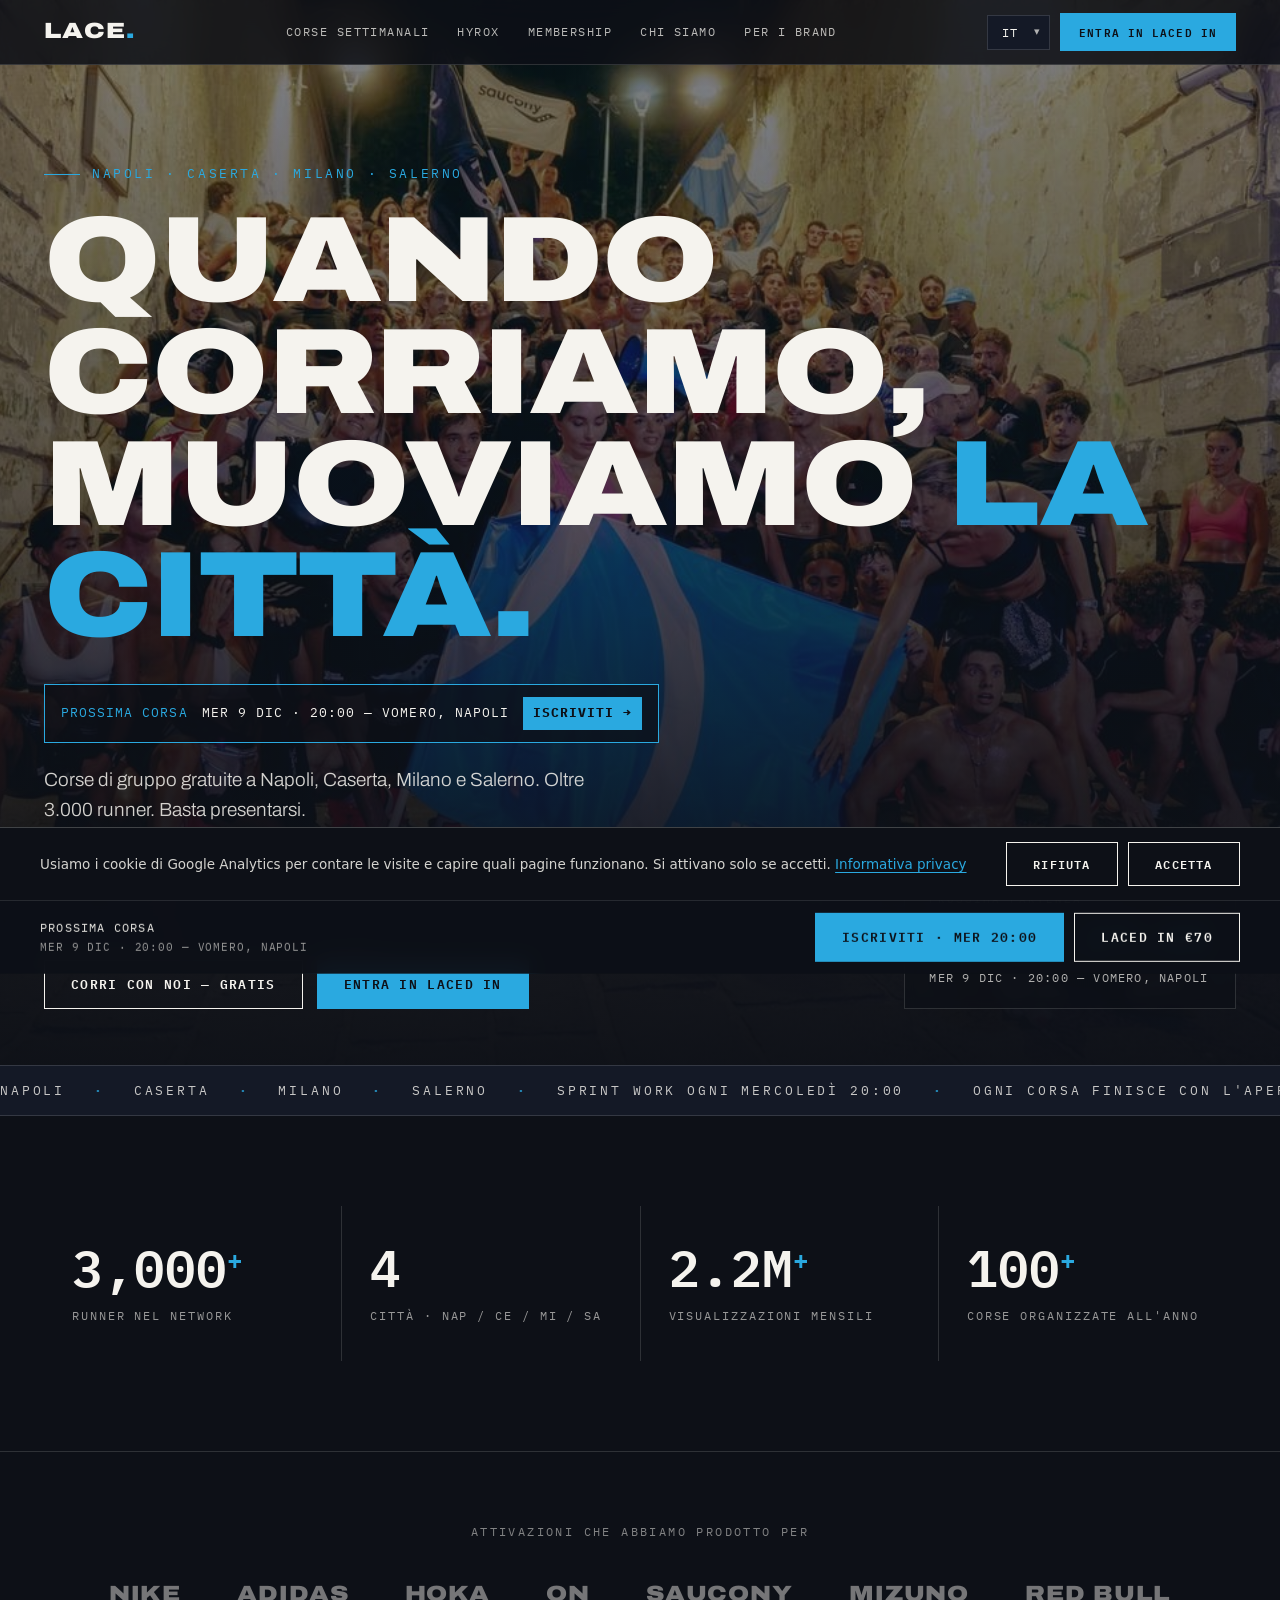
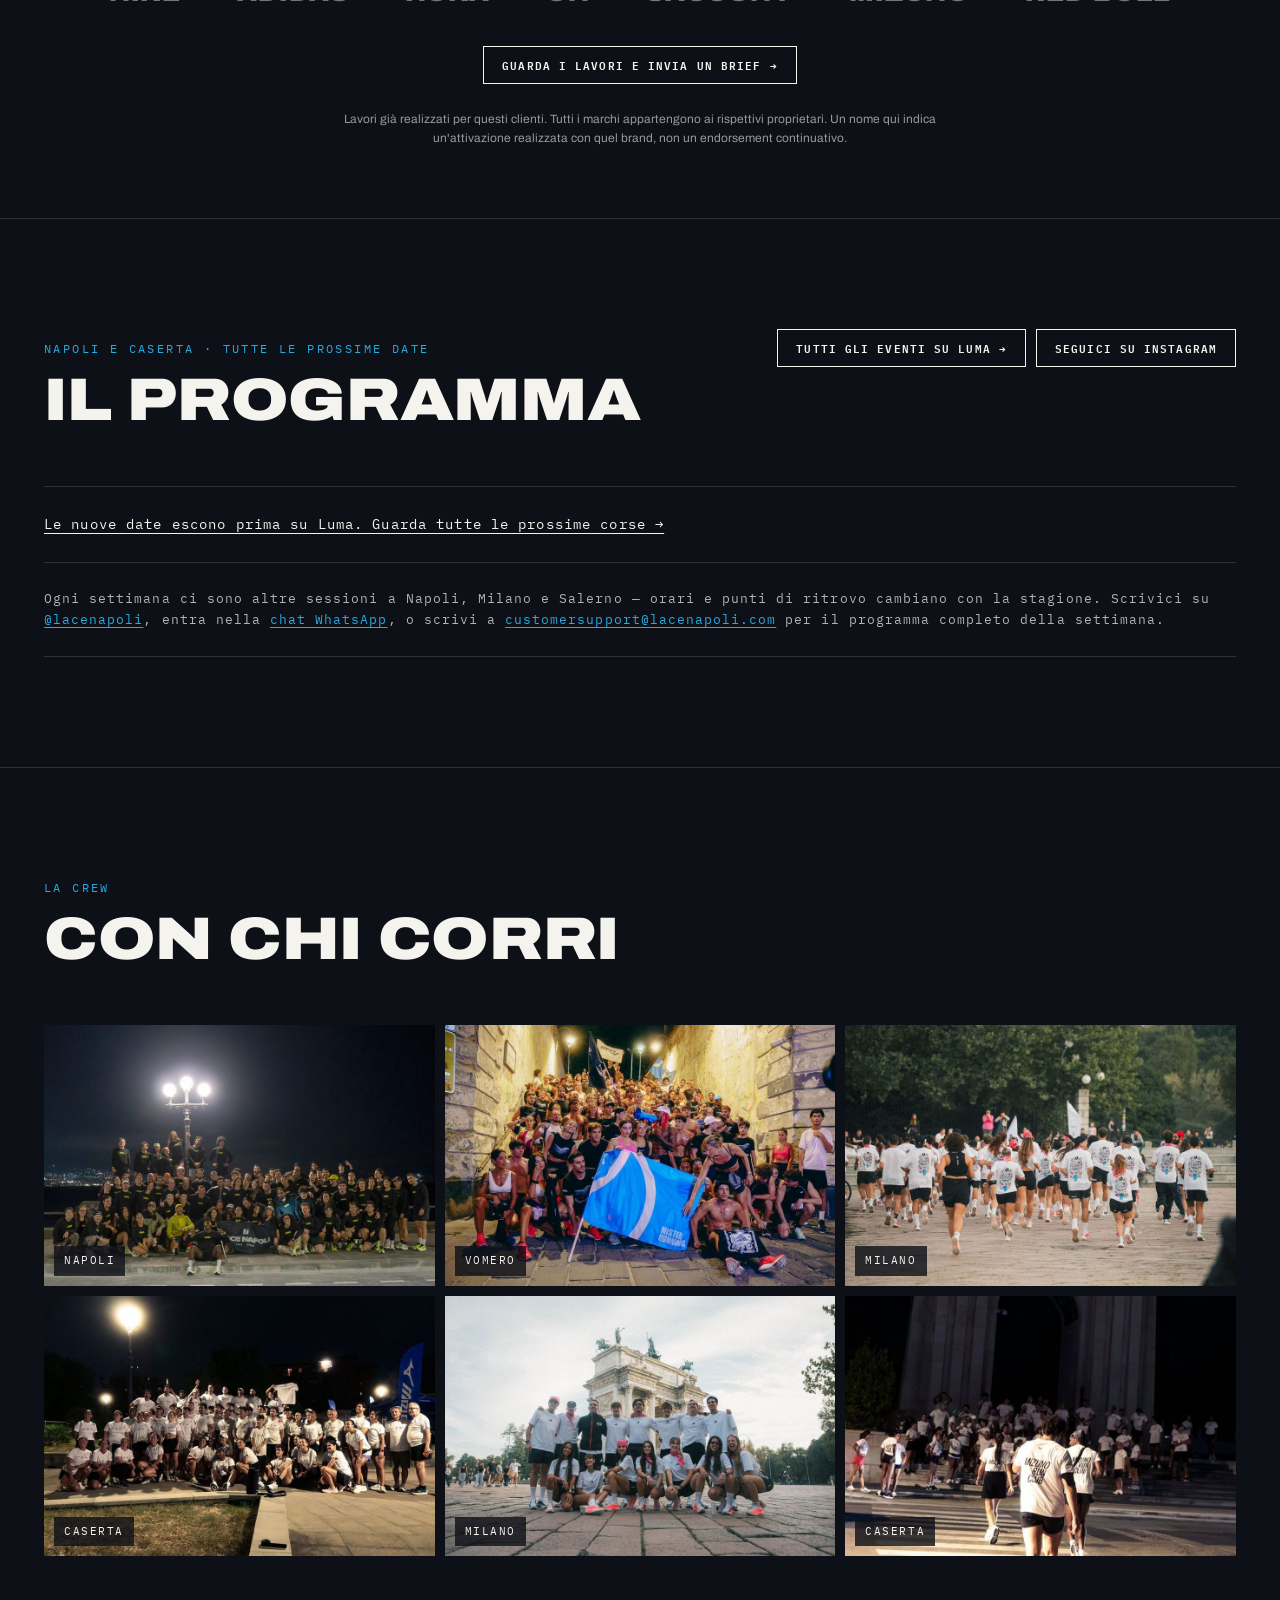
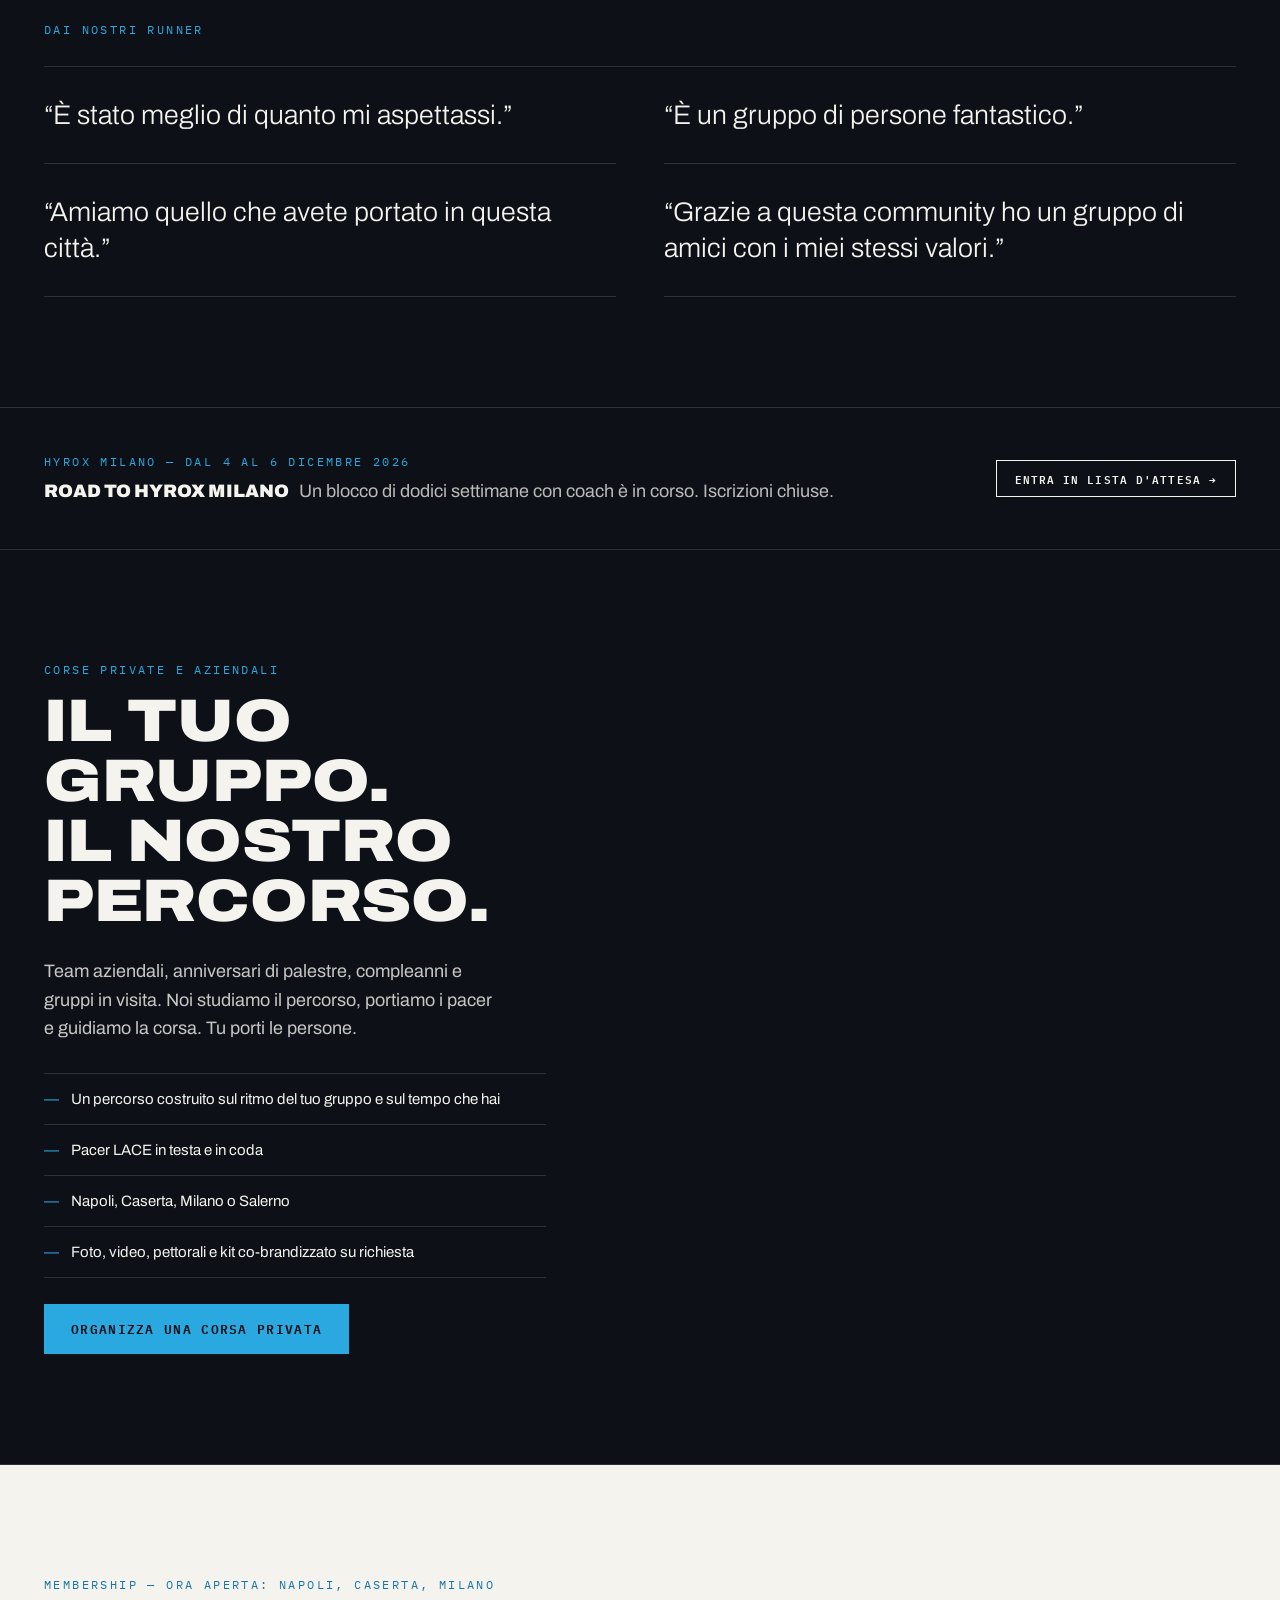
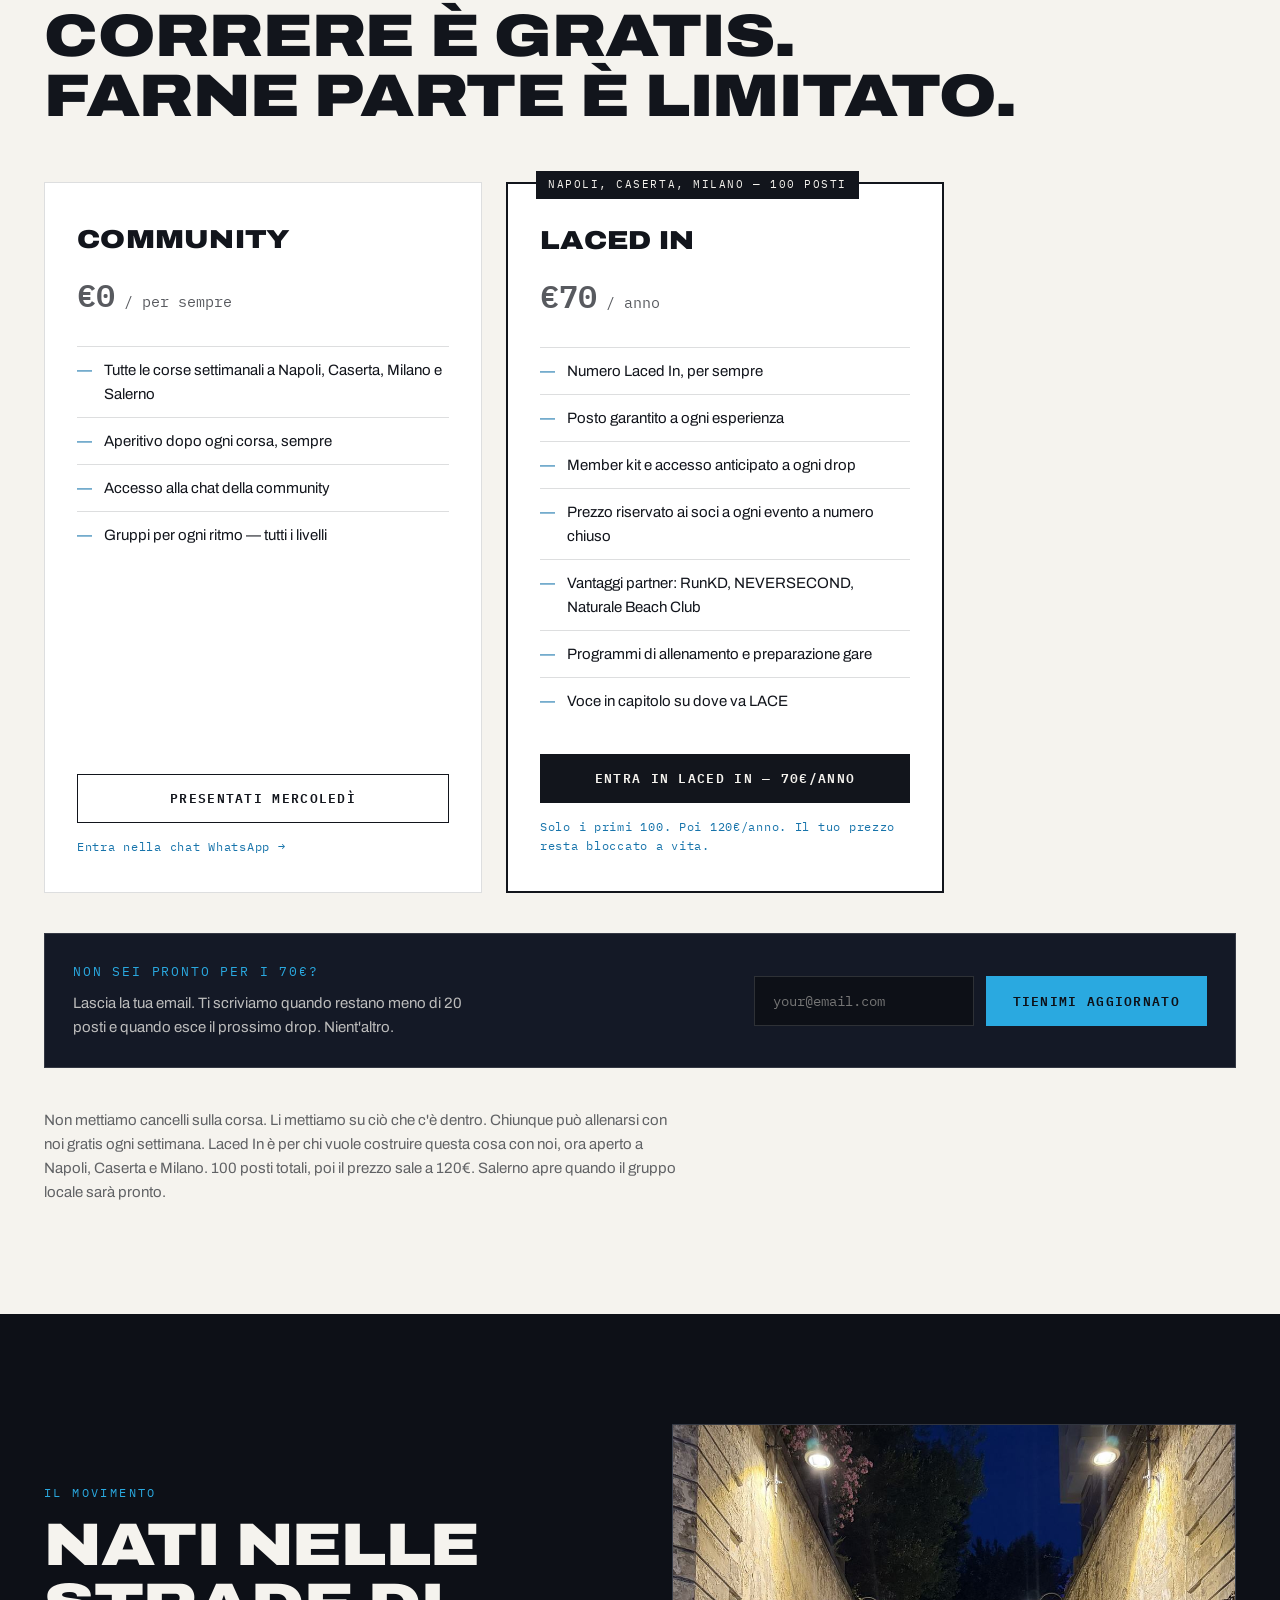
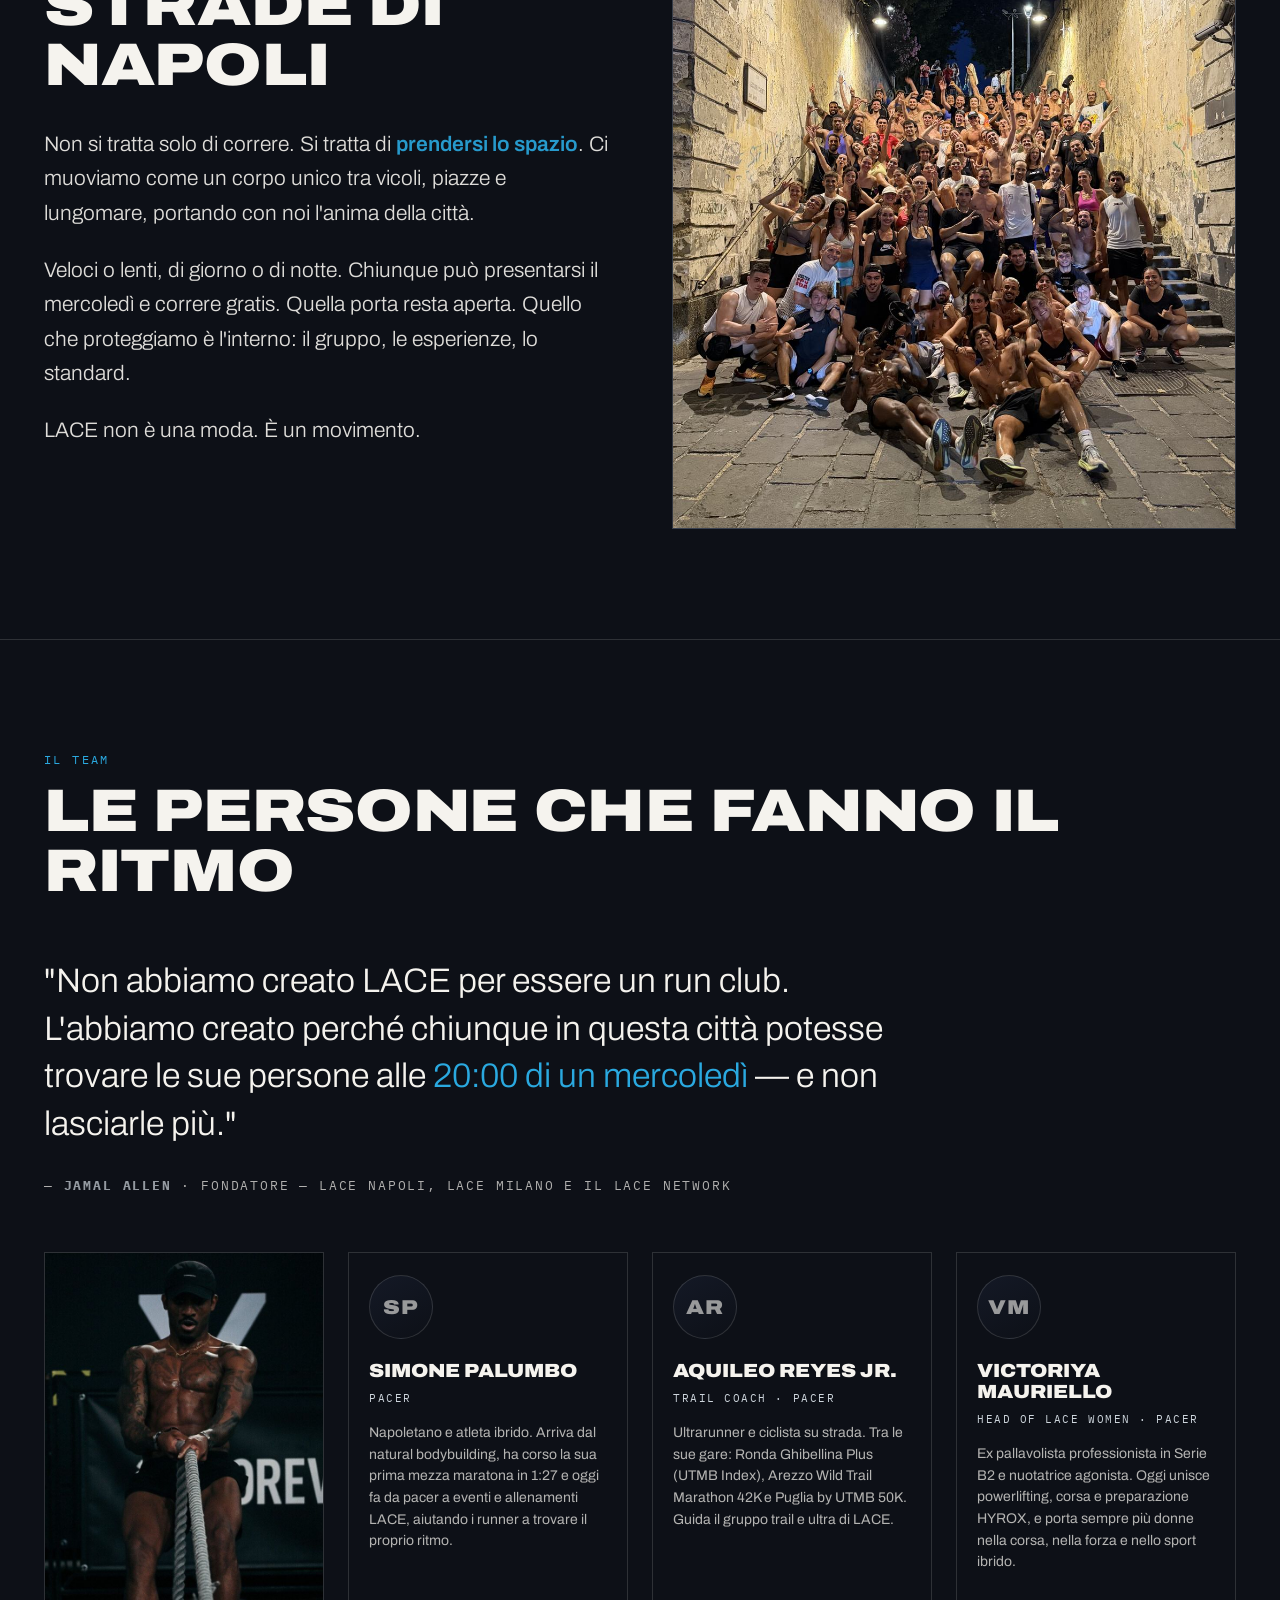
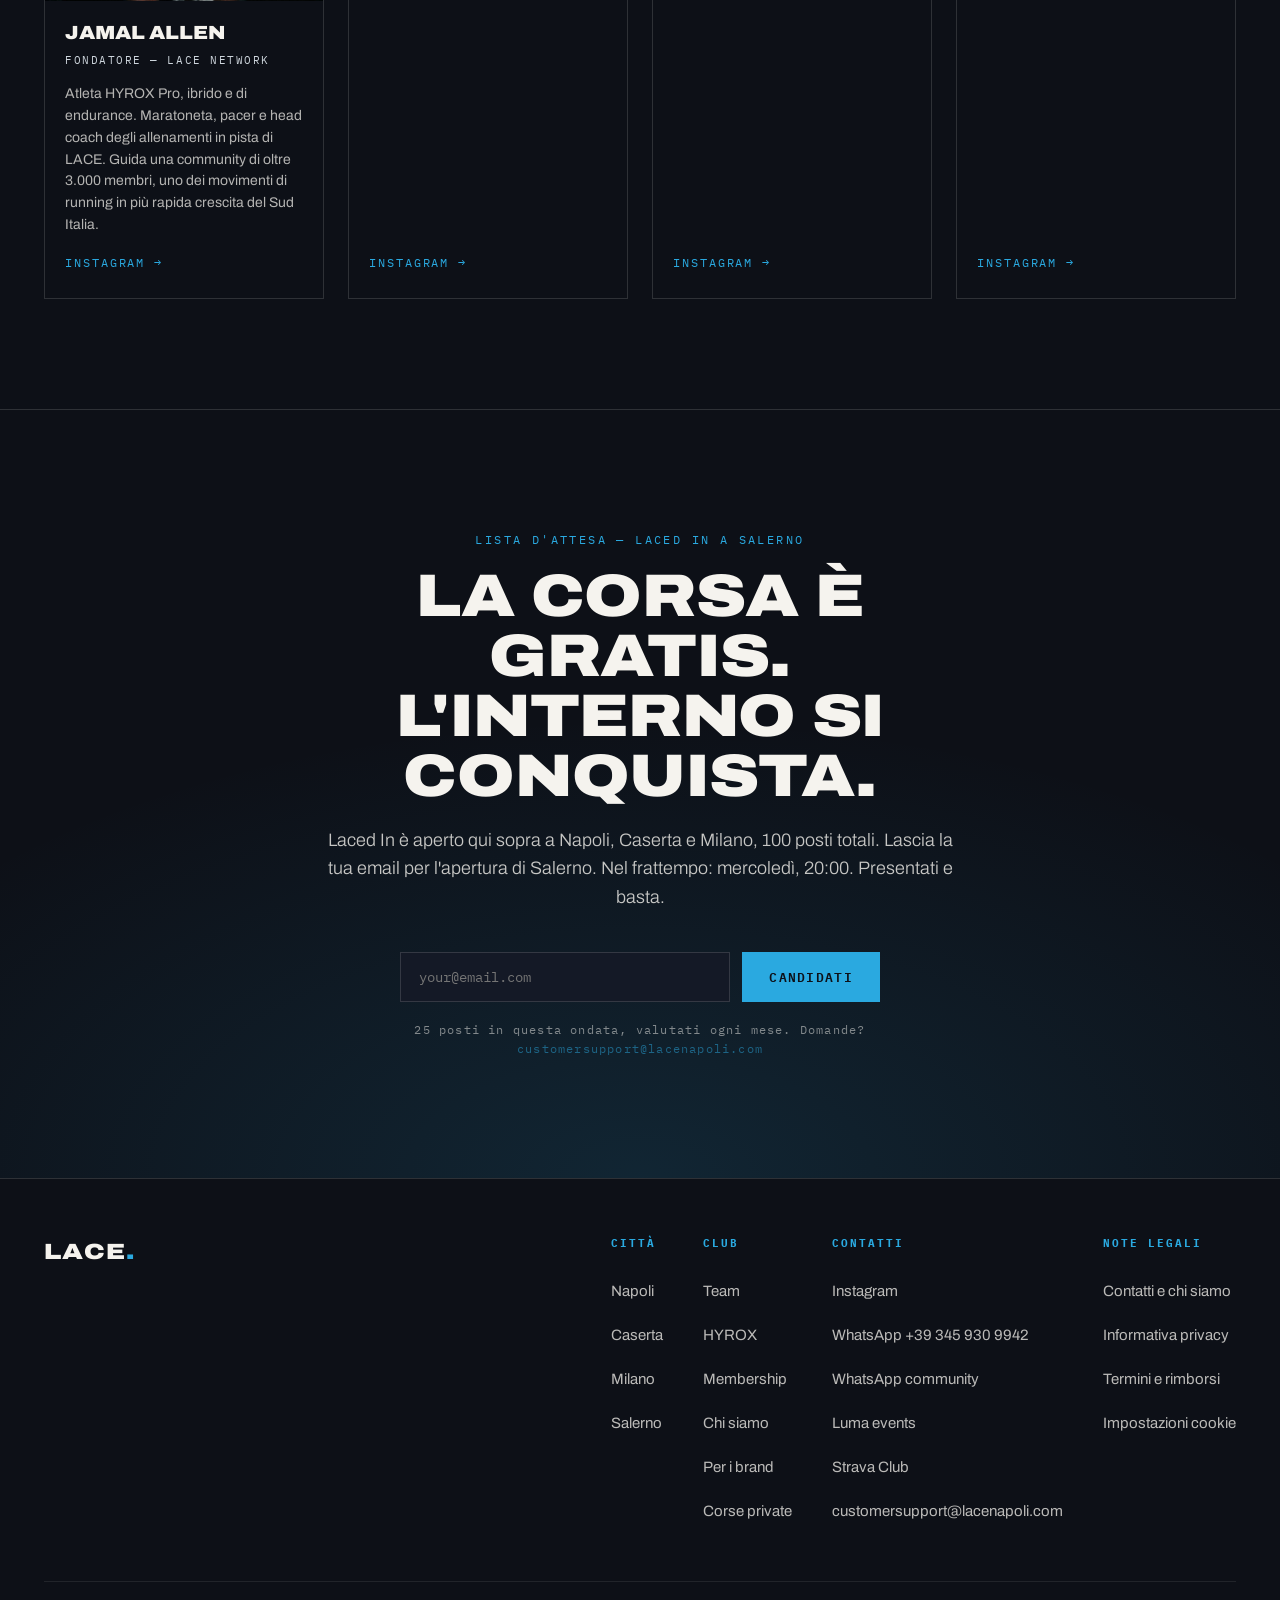
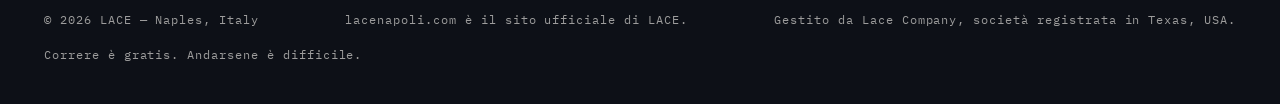
<file: it/index.html>
<!DOCTYPE html>
<!-- GENERATED from /index.html by tools/build_it.py. Do not edit this file: edit the English page, then run the script. -->
<html lang="it">
<head>
<meta charset="UTF-8">
<script>window.LACE_PAGE_LANG="it";</script>
<meta name="viewport" content="width=device-width, initial-scale=1.0">
<title>LACE — Running club a Napoli, Caserta, Milano e Salerno</title>

<!-- Google Analytics (GA4): loaded by consent.js only after the visitor accepts -->
<script>
  window.dataLayer = window.dataLayer || [];
  function gtag(){dataLayer.push(arguments);}
</script>
<script src="/consent.js" defer></script>
<meta name="description" content="LACE è un network di running nato nelle strade di Napoli. Corse settimanali gratuite a Napoli, Caserta, Milano e Salerno. Membership Laced In limitata a 100 posti, aperta a Napoli, Caserta e Milano.">
<link rel="canonical" href="https://lacenapoli.com/it/">
<link rel="alternate" hreflang="en" href="https://lacenapoli.com/">
<link rel="alternate" hreflang="it" href="https://lacenapoli.com/it/">
<link rel="alternate" hreflang="x-default" href="https://lacenapoli.com/">
<meta name="theme-color" content="#0d1017">
<meta name="robots" content="index,follow">
<meta name="author" content="LACE Napoli">
<meta name="publisher" content="LACE Napoli">
<link rel="icon" href="/favicon.svg" type="image/svg+xml">
<link rel="apple-touch-icon" href="/favicon.svg">

<!-- Open Graph / social share preview (Instagram bio link, WhatsApp, iMessage, Facebook) -->
<meta property="og:type" content="website">
<meta property="og:site_name" content="LACE">
<meta property="og:title" content="LACE — Running club a Napoli, Caserta, Milano e Salerno">
<meta property="og:description" content="Un network di running nato nelle strade di Napoli. Oltre 3.000 runner in quattro città. Le corse settimanali sono gratuite e aperte a tutti. Laced In è limitata a 100 posti, aperta a Napoli, Caserta e Milano.">
<meta property="og:url" content="https://lacenapoli.com/it/">
<meta property="og:image" content="https://lacenapoli.com/og-image.jpg">
<meta property="og:image:width" content="1200">
<meta property="og:image:height" content="630">
<meta property="og:locale" content="it_IT">
<meta property="og:locale:alternate" content="en_US">

<meta name="twitter:card" content="summary_large_image">
<meta name="twitter:title" content="LACE — Running club a Napoli, Caserta, Milano e Salerno">
<meta name="twitter:description" content="Corse settimanali gratuite a Napoli, Caserta, Milano e Salerno. Laced In limitata a 100 posti, aperta a Napoli, Caserta e Milano.">
<meta name="twitter:image" content="https://lacenapoli.com/og-image.jpg">

<script type="application/ld+json">
{
  "@context":"https://schema.org",
  "@type":"SportsClub",
  "name":"LACE",
  "url":"https://lacenapoli.com/",
  "description":"LACE is a running network born in the streets of Naples, with weekly runs in Napoli, Caserta, Milano and Salerno.",
  "email":"customersupport@lacenapoli.com",
  "telephone":"+39 345 930 9942",
  "sameAs":["https://www.instagram.com/lacenapoli","https://www.instagram.com/lacemilanosocialclub","https://www.strava.com/clubs/1325540"],
  "contactPoint":{"@type":"ContactPoint","contactType":"customer support","telephone":"+39 345 930 9942","email":"customersupport@lacenapoli.com","availableLanguage":["English","Italian"]},
  "areaServed":[{"@type":"City","name":"Naples"},{"@type":"City","name":"Caserta"},{"@type":"City","name":"Milan"},{"@type":"City","name":"Salerno"}]
}
</script>

<link rel="preconnect" href="https://fonts.googleapis.com">
<link rel="preconnect" href="https://fonts.gstatic.com" crossorigin>
<link href="https://fonts.googleapis.com/css2?family=Archivo:wdth,wght@62..125,300..900&family=IBM+Plex+Mono:wght@400;500;600&display=swap" rel="stylesheet">
<style>
:root{
  --night:#0d1017;
  --night-2:#141926;
  --azzurro:#2aa9e0;
  --sodium:#cdd5dc;
  --paper:#f5f3ee;
  --ink:#12151c;
  --line:rgba(245,243,238,.14);
  --line-dark:rgba(18,21,28,.14);
  --mono:'IBM Plex Mono',monospace;
  --sans:'Archivo',sans-serif;
}
*{margin:0;padding:0;box-sizing:border-box}
html{scroll-behavior:smooth}
body{font-family:var(--sans);background:var(--night);color:var(--paper);font-size:17px;line-height:1.6;-webkit-font-smoothing:antialiased}
img{max-width:100%;display:block}
a{color:inherit;text-decoration:none}
::selection{background:var(--azzurro);color:var(--night)}

.mono{font-family:var(--mono)}
.wrap{max-width:1240px;margin:0 auto;padding:0 24px}

/* ---------- ANNOUNCEMENT BAR ---------- */
.announce-bar{position:fixed;top:0;left:0;right:0;z-index:101;background:var(--azzurro);color:var(--night);border-bottom:1px solid var(--line)}
.announce-in{max-width:1240px;margin:0 auto;padding:11px 48px 11px 24px;position:relative;display:flex;align-items:center;justify-content:center;gap:10px;font-family:var(--mono);font-size:12px;letter-spacing:.05em;text-transform:uppercase;text-align:center;line-height:1.5}
.announce-in b{font-weight:800}
.announce-x{position:absolute;right:12px;top:50%;transform:translateY(-50%);background:none;border:none;color:var(--night);font-size:20px;line-height:1;cursor:pointer;padding:6px 8px;opacity:.7}
.announce-x:hover{opacity:1}

/* ---------- NAV ---------- */
nav{position:fixed;top:var(--ann-h,0px);left:0;right:0;z-index:100;background:rgba(13,16,23,.85);backdrop-filter:blur(12px);border-bottom:1px solid var(--line);transition:top .2s ease}
.nav-in{max-width:1240px;margin:0 auto;padding:0 24px;height:64px;display:flex;align-items:center;justify-content:space-between;gap:16px}
.logo{font-weight:900;font-stretch:125%;font-size:22px;letter-spacing:.06em}
.logo span{color:var(--azzurro)}
.nav-links{display:flex;gap:28px;align-items:center}
@media(max-width:1120px){.nav-links{gap:18px}}
.nav-links a{font-family:var(--mono);font-size:12px;letter-spacing:.12em;text-transform:uppercase;opacity:.75;transition:opacity .2s}
.nav-links a:hover,.nav-links a:focus-visible{opacity:1}
.btn{display:inline-block;font-family:var(--mono);font-size:13px;font-weight:600;letter-spacing:.1em;text-transform:uppercase;padding:13px 26px;border:1px solid var(--paper);transition:all .2s;cursor:pointer;background:none;color:var(--paper)}
.btn:hover,.btn:focus-visible{background:var(--paper);color:var(--night)}
.btn-solid{background:var(--azzurro);border-color:var(--azzurro);color:var(--night)}
.btn-solid:hover,.btn-solid:focus-visible{background:var(--paper);border-color:var(--paper)}
.btn-sm{padding:9px 18px;font-size:11px}
.nav-cta{display:flex;gap:10px;align-items:center}

/* language switch */
.lang{position:relative}
.lang select{appearance:none;-webkit-appearance:none;background:var(--night-2);color:var(--paper);border:1px solid var(--line);font-family:var(--mono);font-size:12px;letter-spacing:.1em;padding:9px 30px 9px 14px;cursor:pointer;text-transform:uppercase}
.lang::after{content:"▾";position:absolute;right:10px;top:50%;transform:translateY(-50%);pointer-events:none;font-size:11px;opacity:.7}
.lang select:focus-visible{outline:2px solid var(--azzurro)}

/* mobile menu */
.menu-btn{display:none;background:none;border:1px solid var(--line);width:40px;height:40px;cursor:pointer;flex-direction:column;align-items:center;justify-content:center;gap:5px;padding:0}
.menu-btn span{display:block;width:18px;height:2px;background:var(--paper);transition:transform .2s,opacity .2s}
.menu-btn.open span:nth-child(1){transform:translateY(7px) rotate(45deg)}
.menu-btn.open span:nth-child(2){opacity:0}
.menu-btn.open span:nth-child(3){transform:translateY(-7px) rotate(-45deg)}
@media(max-width:960px){
  .menu-btn{display:flex}
  .nav-links{display:none;position:absolute;top:64px;left:0;right:0;background:rgba(13,16,23,.97);backdrop-filter:blur(12px);border-bottom:1px solid var(--line);flex-direction:column;gap:0;padding:8px 0}
  .nav-links.open{display:flex}
  .nav-links a{padding:15px 24px;font-size:14px;border-top:1px solid var(--line)}
}
@media(max-width:400px){.btn-sm{padding:9px 12px;font-size:10px}}

/* ---------- HERO ---------- */
header{min-height:100svh;display:flex;flex-direction:column;justify-content:flex-end;position:relative;overflow:hidden;padding-top:calc(64px + var(--ann-h,0px));transition:padding-top .2s ease}
.hero-bg{position:absolute;inset:0;background:
  radial-gradient(ellipse 80% 55% at 70% 15%, rgba(42,169,224,.16), transparent 60%),
  radial-gradient(ellipse 55% 40% at 15% 85%, rgba(42,169,224,.08), transparent 60%),
  linear-gradient(180deg,#0d1017 0%,#10151f 100%)}
.hero-bg::after{content:"";position:absolute;inset:0;background-image:repeating-linear-gradient(90deg,transparent 0 119px,rgba(245,243,238,.03) 119px 120px)}
/* Hero is a still image. The video that used to sit here was 4.8MB and never
   finished downloading on mobile, which is where nearly all traffic lands.
   The overlay below keeps type readable on top of it. */
.hero-video{position:absolute;inset:0;width:100%;height:100%;object-fit:cover;opacity:.9}
.hero-overlay{position:absolute;inset:0;background:linear-gradient(180deg,rgba(13,16,23,.45) 0%,rgba(13,16,23,.62) 45%,rgba(13,16,23,.9) 80%,rgba(13,16,23,.98) 100%)}
.hero-next{display:inline-flex;flex-wrap:wrap;align-items:center;gap:6px 14px;margin:0 0 22px;padding:12px 16px;border:1px solid var(--azzurro);background:rgba(13,16,23,.72);font-family:var(--mono);font-size:13px;letter-spacing:.08em;text-transform:uppercase;color:var(--paper);text-decoration:none}
.hero-next .hn-lab{color:var(--azzurro)}.hero-next .hn-go{background:var(--azzurro);color:var(--night);padding:6px 10px;font-weight:700}
.hero-next:hover .hn-go,.hero-next:focus-visible .hn-go{background:var(--paper)}
.hero-in{position:relative;max-width:1240px;margin:0 auto;padding:100px 24px 56px;width:100%}
.hero-eyebrow{font-family:var(--mono);font-size:13px;letter-spacing:.2em;text-transform:uppercase;color:var(--azzurro);margin-bottom:20px;display:flex;align-items:center;gap:12px}
.hero-eyebrow::before{content:"";width:36px;height:1px;background:var(--azzurro)}
h1{font-weight:900;font-stretch:118%;text-transform:uppercase;font-size:clamp(52px,9.5vw,132px);line-height:.92;letter-spacing:-.01em;margin-bottom:32px}
h1 em{font-style:normal;color:var(--azzurro)}
.hero-sub{max-width:540px;font-size:19px;font-weight:300;opacity:.85;margin-bottom:44px}
.hero-row{display:flex;flex-wrap:wrap;align-items:flex-end;justify-content:space-between;gap:32px}
.hero-ctas{display:flex;gap:14px;flex-wrap:wrap}

/* timing clock */
.clock{border:1px solid var(--line);padding:20px 24px;min-width:300px;background:rgba(13,16,23,.6);backdrop-filter:blur(6px)}
.clock-label{font-family:var(--mono);font-size:11px;letter-spacing:.18em;text-transform:uppercase;opacity:.6;margin-bottom:10px}
.clock-time{font-family:var(--mono);font-size:40px;font-weight:600;letter-spacing:.04em;color:var(--azzurro);font-variant-numeric:tabular-nums;line-height:1}
.clock-meta{font-family:var(--mono);font-size:12px;letter-spacing:.1em;text-transform:uppercase;opacity:.7;margin-top:10px}

/* ---------- TICKER ---------- */
.ticker{border-top:1px solid var(--line);border-bottom:1px solid var(--line);overflow:hidden;background:var(--night-2)}
.ticker-track{display:flex;gap:0;white-space:nowrap;animation:scroll 32s linear infinite;width:max-content}
@keyframes scroll{to{transform:translateX(-50%)}}
.ticker span{font-family:var(--mono);font-size:13px;letter-spacing:.22em;text-transform:uppercase;padding:14px 0;opacity:.8}
.ticker b{color:var(--azzurro);font-weight:600;padding:0 18px}
@media (prefers-reduced-motion: reduce){.ticker-track{animation:none}}

/* ---------- PROOF ---------- */
.proof{padding:90px 0;border-bottom:1px solid var(--line)}
.proof-grid{display:grid;grid-template-columns:repeat(4,1fr);gap:1px;background:var(--line)}
.proof-cell{background:var(--night);padding:36px 28px}
.proof-num{font-family:var(--mono);font-size:clamp(34px,4vw,52px);font-weight:600;color:var(--paper);line-height:1;font-variant-numeric:tabular-nums}
.proof-num sup{font-size:.5em;color:var(--azzurro)}
.proof-lab{font-family:var(--mono);font-size:12px;letter-spacing:.16em;text-transform:uppercase;opacity:.6;margin-top:12px}

/* ---------- SECTION HEADERS ---------- */
.sec-head{display:flex;align-items:baseline;justify-content:space-between;gap:24px;margin-bottom:56px;flex-wrap:wrap}
.sec-tag{font-family:var(--mono);font-size:12px;letter-spacing:.2em;text-transform:uppercase;color:var(--azzurro)}
h2{font-weight:900;font-stretch:118%;text-transform:uppercase;font-size:clamp(34px,5vw,60px);line-height:1;letter-spacing:-.005em;margin-top:12px}

/* ---------- MANIFESTO ---------- */
.manifesto{padding:110px 0;border-bottom:1px solid var(--line)}
.mani-grid{display:grid;grid-template-columns:1fr 1fr;gap:64px;align-items:center}
.mani-copy p{font-size:21px;font-weight:300;line-height:1.65;opacity:.9;margin-bottom:22px}
.mani-copy strong{font-weight:600;color:var(--azzurro)}
.photo{aspect-ratio:4/5;background:linear-gradient(160deg,#1a2233,#0f1420);border:1px solid var(--line);display:flex;align-items:flex-end;padding:18px;position:relative;overflow:hidden}
.photo::before{content:"";position:absolute;inset:0;background:radial-gradient(ellipse 70% 50% at 60% 30%,rgba(42,169,224,.14),transparent)}
.photo-tag{font-family:var(--mono);font-size:11px;letter-spacing:.14em;text-transform:uppercase;opacity:.45;position:relative}

/* ---------- MEMBERSHIP (light section) ---------- */
.private{padding:110px 0;border-bottom:1px solid var(--line)}
.pv-open{margin-top:26px}
.pv-form.is-closed{display:none}
.pv-open[aria-expanded="true"]{display:none}
.pv-grid{display:grid;grid-template-columns:.9fr 1.1fr;gap:clamp(32px,6vw,80px);align-items:start}
.pv-lede{font-size:18px;opacity:.8;max-width:46ch;margin-top:26px}
.pv-list{list-style:none;margin-top:30px;border-bottom:1px solid var(--line)}
.pv-list li{padding:13px 0;border-top:1px solid var(--line);font-size:15px;display:flex;gap:12px}
.pv-list li::before{content:"—";color:var(--azzurro);flex-shrink:0}
.pv-form{background:var(--night-2);border:1px solid var(--line);padding:clamp(22px,3.4vw,36px)}
.pv-row{display:grid;grid-template-columns:1fr 1fr;gap:0 16px}
.pv-f{display:block;margin-bottom:16px}
.pv-f>span{display:block;font-family:var(--mono);font-size:11px;letter-spacing:.1em;text-transform:uppercase;opacity:.65;margin-bottom:7px}
.pv-f input,.pv-f select,.pv-f textarea{width:100%;background:var(--night);border:1px solid var(--line);color:var(--paper);font-family:var(--sans);font-size:16px;padding:12px 13px;outline:none;border-radius:0;appearance:none;-webkit-appearance:none}
.pv-f textarea{min-height:110px;resize:vertical;line-height:1.5}
.pv-f select{background-image:linear-gradient(45deg,transparent 50%,var(--sodium) 50%),linear-gradient(135deg,var(--sodium) 50%,transparent 50%);background-position:calc(100% - 18px) 50%,calc(100% - 13px) 50%;background-size:5px 5px,5px 5px;background-repeat:no-repeat;padding-right:36px}
.pv-f input:focus,.pv-f select:focus,.pv-f textarea:focus{border-color:var(--azzurro)}
.pv-hp{position:absolute;left:-9999px;width:1px;height:1px;overflow:hidden}
.pv-form .btn{width:100%;margin-top:4px}
.pv-form .btn[disabled]{opacity:.5;cursor:wait}
.pv-err{display:none;font-family:var(--mono);font-size:12.5px;color:#ff8a65;margin-top:12px}
.pv-note{font-family:var(--mono);font-size:11px;letter-spacing:.04em;line-height:1.6;opacity:.62;margin-top:14px}
.pv-note a{text-decoration:underline;text-underline-offset:3px}
.pv-done{font-family:var(--mono);letter-spacing:.06em;line-height:1.7;padding:8px 0}
@media(max-width:960px){.pv-grid{grid-template-columns:1fr}}
@media(max-width:560px){.private{padding:72px 0}.pv-row{grid-template-columns:1fr}}
.membership{background:var(--paper);color:var(--ink);padding:110px 0}
.membership .sec-tag{color:#1774ab}
.tiers{display:grid;grid-template-columns:repeat(2,1fr);gap:24px;max-width:900px}
.tier{border:1px solid var(--line-dark);padding:36px 32px;display:flex;flex-direction:column;background:#fff}
.tier.featured{border:2px solid var(--ink);position:relative}
.tier-flag{position:absolute;top:-13px;left:28px;background:var(--ink);color:var(--paper);font-family:var(--mono);font-size:11px;letter-spacing:.14em;text-transform:uppercase;padding:5px 12px}
.tier-name{font-weight:900;font-stretch:118%;text-transform:uppercase;font-size:26px;letter-spacing:.01em}
.tier-price{font-family:var(--mono);font-size:15px;margin:8px 0 26px;opacity:.7}
.tier-price b{font-size:32px;font-weight:600;opacity:1;color:var(--ink)}
.tier ul{list-style:none;flex:1;margin-bottom:30px}
.tier li{padding:11px 0;border-top:1px solid var(--line-dark);font-size:15px;display:flex;gap:12px}
.tier li::before{content:"—";color:#1774ab;flex-shrink:0}
.tier .btn{border-color:var(--ink);color:var(--ink);text-align:center}
.tier .btn:hover,.tier .btn:focus-visible{background:var(--ink);color:var(--paper)}
.tier.featured .btn{background:var(--ink);color:var(--paper)}
.tier.featured .btn:hover,.tier.featured .btn:focus-visible{background:var(--azzurro);border-color:var(--azzurro);color:var(--night)}
.tier-note{font-family:var(--mono);font-size:12px;letter-spacing:.06em;margin-top:14px;color:#1774ab}
.membership-foot{font-size:15px;opacity:.65;margin-top:40px;max-width:640px}
/* soft capture: catches the people who just decided not to pay, at the moment they decide it */
.catch{margin-top:40px;padding:28px;border:1px solid var(--line);background:var(--night-2);color:var(--paper);display:flex;flex-wrap:wrap;gap:24px;align-items:center;justify-content:space-between}
.catch-copy{flex:1;min-width:260px}
.catch-h{font-family:var(--mono);font-size:13px;letter-spacing:.14em;text-transform:uppercase;color:var(--azzurro);margin-bottom:8px}
.catch-p{font-size:15px;opacity:.75;max-width:420px}
.catch-form{display:flex;gap:12px;flex-wrap:wrap}
.catch-form input{background:var(--night);border:1px solid var(--line);color:var(--paper);font-family:var(--mono);font-size:14px;padding:14px 18px;outline:none;min-width:220px}
.catch-form input:focus{border-color:var(--azzurro)}
.catch-done{font-family:var(--mono);font-size:13px;letter-spacing:.1em;text-transform:uppercase;color:var(--azzurro)}
@media(max-width:640px){.catch{padding:22px;flex-direction:column;align-items:stretch}.catch-form{flex-direction:column}.catch-form input{min-width:0}}

/* ---------- SCHEDULE ---------- */
.schedule{padding:110px 0;border-bottom:1px solid var(--line)}
.sched-row{display:grid;grid-template-columns:90px 1.2fr 1.3fr 90px minmax(120px,auto);gap:20px;align-items:center;padding:26px 0;border-top:1px solid var(--line);transition:background .2s}
.sched-row:last-of-type{border-bottom:1px solid var(--line)}
.sched-row:hover{background:var(--night-2)}
.sched-day{font-family:var(--mono);font-size:13px;letter-spacing:.14em;text-transform:uppercase;color:var(--sodium)}
.sched-title{font-weight:900;font-stretch:112%;text-transform:uppercase;font-size:22px}
.sched-date{font-family:var(--mono);font-size:12px;opacity:.55;letter-spacing:.06em;margin-top:3px}
.sched-city{font-family:var(--mono);font-size:13px;opacity:.65;letter-spacing:.06em}
.sched-time{font-family:var(--mono);font-size:15px;font-weight:600;text-align:right;font-variant-numeric:tabular-nums}
.sched-row.rsvp{cursor:pointer}
.sched-rsvp{font-family:var(--mono);font-size:12px;letter-spacing:.14em;text-transform:uppercase;color:var(--azzurro);text-align:right;white-space:nowrap}
a.sched-rsvp{display:inline-flex;align-items:center;justify-content:center;min-height:44px;padding:0 18px;border:1px solid var(--azzurro);background:var(--azzurro);color:var(--night);font-weight:600;letter-spacing:.1em;justify-self:end;transition:background .2s,border-color .2s}
a.sched-rsvp:hover,a.sched-rsvp:focus-visible,.sched-row.rsvp:hover a.sched-rsvp{background:var(--paper);border-color:var(--paper)}
/* paused state: rows stay visible so people can see the week, but read as inactive */
.sched-row.paused{opacity:.45}
.sched-row.paused:hover{background:none}
.sched-row.paused .sched-time{text-decoration:line-through}
.sched-row.paused .sched-rsvp,.sched-row.paused a.sched-rsvp{color:var(--sodium);background:none;border-color:var(--line);text-decoration:none;cursor:default;letter-spacing:.08em}
@media(max-width:960px){.sched-row.paused .sched-rsvp{font-size:11px;letter-spacing:.04em}}
.schedule:not(.all) .is-more{display:none}
.sched-more{display:block;width:100%;background:none;border:0;border-top:1px solid var(--line);color:var(--azzurro);font-family:var(--mono);font-size:12px;letter-spacing:.16em;text-transform:uppercase;padding:22px 0;cursor:pointer;text-align:left}
.sched-more:hover,.sched-more:focus-visible{color:var(--paper)}
.sched-btns{display:flex;gap:10px;flex-wrap:wrap}
.sched-empty{display:block;padding:26px 0;border-top:1px solid var(--line);font-family:var(--mono);font-size:14px;letter-spacing:.08em;color:var(--paper);text-decoration:underline;text-underline-offset:4px}
.sched-empty[hidden],.sched-more[hidden]{display:none}
.sched-note{font-family:var(--mono);font-size:13px;letter-spacing:.08em;color:rgba(245,243,238,.72);padding:26px 0;border-top:1px solid var(--line);border-bottom:1px solid var(--line)}
.sched-note a{color:var(--azzurro);text-decoration:underline;text-underline-offset:3px}
.sched-feature{display:grid;grid-template-columns:240px 1fr;gap:32px;align-items:center;padding:26px;margin:0 0 2px;border-left:3px solid var(--azzurro);background:rgba(255,255,255,.05)}
.sf-flyer{display:block;line-height:0}
.sf-flyer img{display:block;width:100%;height:auto;aspect-ratio:1240/1754}
.sf-kicker{font-family:var(--mono);font-size:12px;letter-spacing:.16em;text-transform:uppercase;color:var(--azzurro);margin-bottom:10px}
.sf-title{font-weight:900;font-stretch:112%;text-transform:uppercase;font-size:clamp(28px,3.4vw,44px);line-height:1;letter-spacing:-.01em;margin:0 0 18px}
.sf-facts{list-style:none;margin:0 0 16px;padding:0;font-family:var(--mono);font-size:13px;letter-spacing:.08em;text-transform:uppercase;line-height:1.9}
.sf-text{font-size:15px;line-height:1.6;color:rgba(245,243,238,.8);margin:0 0 18px;max-width:52ch}
.sf-short{display:none}
.sf-cta{display:inline-block;font-family:var(--mono);font-size:12px;letter-spacing:.14em;text-transform:uppercase;color:var(--sodium)}
a.sf-cta{display:inline-flex;align-items:center;justify-content:center;min-height:44px;padding:0 22px;margin-top:6px;background:var(--azzurro);border:1px solid var(--azzurro);color:var(--night);font-weight:600;letter-spacing:.1em;text-decoration:none;transition:background .2s,border-color .2s}
a.sf-cta:hover,a.sf-cta:focus-visible{background:var(--paper);border-color:var(--paper)}
@media(max-width:640px){
  /* phone: small flyer beside the headline, details underneath */
  .sched-feature{grid-template-columns:100px 1fr;gap:0 16px;align-items:start;padding:16px}
  .sf-body{display:contents}
  .sf-flyer{grid-column:1;grid-row:1/4}
  .sf-kicker,.sf-title,.sf-facts{grid-column:2;min-width:0}
  .sf-kicker{font-size:10px;margin-bottom:6px}
  .sf-title{font-size:24px;margin-bottom:10px}
  .sf-facts{font-size:11px;letter-spacing:0;line-height:1.8;margin:0}
  .sf-long{display:none}
  .sf-short{display:inline}
  .sf-text,.sf-cta{grid-column:1/-1}
  .sf-text{margin:16px 0 12px;font-size:14px}
}
.sched-psa{font-family:var(--mono);font-size:12px;line-height:1.6;letter-spacing:.08em;text-transform:uppercase;padding:14px 18px;margin:0 0 2px;border-left:3px solid var(--azzurro);background:rgba(255,255,255,.05)}

/* ---------- EXPERIENCES ---------- */
.exp{padding:110px 0;border-bottom:1px solid var(--line)}
.exp-slim{padding:44px 0}
.hx-strip{display:flex;justify-content:space-between;align-items:center;gap:20px;flex-wrap:wrap}
.hx-line{font-size:18px;line-height:1.5;margin-top:6px}.hx-line b{font-weight:900;text-transform:uppercase;margin-right:6px}.hx-line span{opacity:.75}
.exp-grid{display:grid;grid-template-columns:repeat(auto-fit,minmax(300px,590px));gap:24px;justify-content:center}
.exp-card{border:1px solid var(--line);display:flex;flex-direction:column;transition:border-color .2s}
.exp-card:hover{border-color:var(--azzurro)}
.exp-img{aspect-ratio:16/8;overflow:hidden;background:linear-gradient(150deg,#182238,#0e1320);display:flex;align-items:flex-end;padding:16px;position:relative}
.exp-img.amber{background:linear-gradient(150deg,#161d2b,#0d1119)}
.exp-img img{position:absolute;inset:0;width:100%;height:100%;object-fit:cover;z-index:0}
.exp-img .exp-badge{position:relative;z-index:1}
.exp-body{padding:26px 24px 30px;flex:1;display:flex;flex-direction:column}.exp-price{font-weight:700;margin:14px 0 2px}.exp-deadline{font-size:13px;letter-spacing:.06em;text-transform:uppercase;opacity:.7;margin:0 0 4px}
.exp-date{font-family:var(--mono);font-size:12px;letter-spacing:.16em;text-transform:uppercase;color:var(--sodium);margin-bottom:10px}
.exp-title{font-weight:900;font-stretch:112%;text-transform:uppercase;font-size:23px;line-height:1.1;margin-bottom:12px}
.exp-body p{font-size:15px;opacity:.75;flex:1;margin-bottom:20px}
.exp-link{font-family:var(--mono);font-size:12px;letter-spacing:.16em;text-transform:uppercase;color:var(--azzurro)}
.exp-badge{font-family:var(--mono);font-size:10px;letter-spacing:.12em;text-transform:uppercase;background:var(--azzurro);color:var(--night);padding:4px 9px;position:absolute;top:14px;left:14px}

/* ---------- FOUNDER ---------- */
.founder{padding:110px 0;border-bottom:1px solid var(--line)}
.founder-grid{display:grid;grid-template-columns:1fr 1.3fr;gap:64px;align-items:center}
blockquote{font-weight:300;font-size:clamp(24px,3vw,34px);line-height:1.4}
blockquote em{font-style:normal;color:var(--azzurro)}
.founder-sig{margin-top:28px;font-family:var(--mono);font-size:13px;letter-spacing:.14em;text-transform:uppercase;opacity:.7}
.founder-sig b{color:var(--sodium)}

/* ---------- TEAM ---------- */
.team-grid{display:grid;grid-template-columns:repeat(4,1fr);gap:24px;margin-top:56px}
.tm-card{border:1px solid var(--line);display:flex;flex-direction:column;transition:border-color .2s}
.tm-card:hover{border-color:var(--azzurro)}
.tm-photo{aspect-ratio:4/5;overflow:hidden;position:relative;background:linear-gradient(150deg,var(--night-2),var(--night))}
.tm-photo::before{content:attr(data-initials);position:absolute;inset:0;display:flex;align-items:center;justify-content:center;font-weight:900;font-stretch:118%;font-size:44px;letter-spacing:.06em;color:var(--paper);opacity:.14}
.tm-photo img{position:relative;z-index:1}
.tm-photo img{width:100%;height:100%;object-fit:cover;display:block}
/* no photo yet: a small initials badge instead of an empty 4:5 box */
.tm-photo:not(:has(img)){aspect-ratio:auto;width:64px;height:64px;border-radius:50%;margin:22px 20px 0;border:1px solid var(--line)}
.tm-photo:not(:has(img))::before{font-size:20px;opacity:.6}
.tm-body{padding:22px 20px 26px;flex:1;display:flex;flex-direction:column}
.tm-name{font-weight:900;font-stretch:112%;text-transform:uppercase;font-size:19px;line-height:1.1}
.tm-role{font-family:var(--mono);font-size:11px;letter-spacing:.14em;text-transform:uppercase;color:var(--sodium);margin:8px 0 14px}
.tm-bio{font-size:14px;opacity:.72;flex:1;margin-bottom:18px;line-height:1.55}
@media(max-width:960px){.team-grid{grid-template-columns:repeat(2,1fr)}}
@media(max-width:560px){.team-grid{grid-template-columns:1fr;gap:14px;margin-top:36px}.tm-photo:has(img){aspect-ratio:1/1}.tm-photo img{object-position:50% 20%}.tm-body{padding:18px 18px 20px}.founder{padding:72px 0}}

/* ---------- PARTNERS ---------- */
.partners{padding:70px 0;border-bottom:1px solid var(--line)}
.partners-row{display:flex;flex-wrap:wrap;gap:16px 56px;align-items:center;justify-content:center}
.partners-note{max-width:640px;margin:26px auto 0;text-align:center;font-size:12px;line-height:1.6;opacity:.6}
.foot-official{opacity:1}
.partner{font-weight:900;font-stretch:118%;text-transform:uppercase;font-size:22px;letter-spacing:.04em;opacity:.45;transition:opacity .2s}
.partner:hover{opacity:.85}
.partners-cta{text-align:center;margin-top:34px}
.partners-tag{text-align:center;font-family:var(--mono);font-size:12px;letter-spacing:.2em;text-transform:uppercase;opacity:.5;margin-bottom:36px}

/* ---------- APPLY ---------- */
.apply{padding:120px 0;background:
  radial-gradient(ellipse 70% 60% at 50% 100%,rgba(42,169,224,.14),transparent),
  var(--night)}
.apply-in{max-width:680px;margin:0 auto;text-align:center;padding:0 24px}
.apply h2{margin-bottom:20px}
.apply p{opacity:.8;font-weight:300;font-size:18px;margin-bottom:40px}
.apply-form{display:flex;gap:12px;max-width:480px;margin:0 auto}
.apply-form input{flex:1;background:var(--night-2);border:1px solid var(--line);color:var(--paper);font-family:var(--mono);font-size:14px;padding:14px 18px;outline:none}
.apply-form input:focus{border-color:var(--azzurro)}
.apply-note{font-family:var(--mono);font-size:12px;letter-spacing:.1em;opacity:.5;margin-top:18px}
.apply-note a{color:var(--azzurro)}

/* ---------- CREW PHOTOS ---------- */
.crowd{padding:110px 0;border-bottom:1px solid var(--line)}
.crowd-strip{display:grid;grid-template-columns:repeat(3,1fr);gap:10px;max-width:1240px;margin:0 auto;padding:0 24px}
.crowd-strip figure{position:relative;margin:0;overflow:hidden;background:var(--night-2)}
.crowd-strip img{display:block;width:100%;height:auto;aspect-ratio:3/2;object-fit:cover}
.crowd-strip figcaption{position:absolute;left:10px;bottom:10px;font-family:var(--mono);font-size:11px;letter-spacing:.14em;text-transform:uppercase;background:rgba(13,16,23,.8);padding:6px 10px}
@media(max-width:760px){
  .crowd-strip{display:flex;overflow-x:auto;scroll-snap-type:x mandatory;scroll-padding:0 24px;scrollbar-width:none;-webkit-overflow-scrolling:touch}
  .crowd-strip::-webkit-scrollbar{display:none}
  .crowd-strip figure{flex:0 0 84%;scroll-snap-align:start}
}

.voices{margin-top:64px}
.voices-tag{margin-bottom:26px}
.voices-grid{display:grid;grid-template-columns:repeat(2,1fr);gap:0 48px;border-top:1px solid var(--line)}
.voice{margin:0;padding:30px 0;border-bottom:1px solid var(--line);font-weight:300;font-size:clamp(20px,2.1vw,27px);line-height:1.35}
@media(max-width:760px){
  .voices{margin-top:44px}
  .voices-grid{grid-template-columns:1fr}
  .voice{padding:22px 0;font-size:20px}
}

/* ---------- STICKY MOBILE CTA ---------- */
.sticky-cta{position:fixed;left:0;right:0;bottom:0;z-index:150;padding:12px 16px calc(12px + env(safe-area-inset-bottom));background:rgba(13,16,23,.96);backdrop-filter:blur(10px);border-top:1px solid var(--line);transform:translateY(100%);transition:transform .3s ease;display:none}
.sticky-cta.show{transform:translateY(0)}
.sticky-cta .btn{text-align:center}.sticky-in{max-width:1200px;margin:0 auto;display:flex;align-items:center;justify-content:space-between;gap:16px;flex-wrap:wrap}.sticky-copy{display:flex;flex-direction:column;gap:2px;min-width:0}.sticky-k{font-family:var(--mono);font-size:12px;letter-spacing:.1em;text-transform:uppercase;opacity:.95}.sticky-d{font-family:var(--mono);font-size:11px;letter-spacing:.08em;text-transform:uppercase;opacity:.6}.sticky-btns{display:flex;gap:10px;flex:0 0 auto}@media(max-width:700px){.sticky-in{flex-direction:column;align-items:stretch;gap:10px}.sticky-copy{display:none}.sticky-btns{display:grid;grid-template-columns:1.45fr 1fr}.sticky-cta .btn{width:100%;padding:14px 8px;font-size:12px;white-space:nowrap}}
.sticky-cta{display:block}

/* ---------- COMING SOON MODAL ---------- */
.cs-modal{position:fixed;inset:0;z-index:200;display:none;align-items:center;justify-content:center}
.cs-modal.open{display:flex}
.cs-bg{position:absolute;inset:0;background:#0d1017}
.cs-bg img{width:100%;height:100%;object-fit:cover;opacity:.45}
.cs-bg::after{content:"";position:absolute;inset:0;background:linear-gradient(180deg,rgba(13,16,23,.55),rgba(13,16,23,.9))}
.cs-box{position:relative;text-align:center;padding:24px;max-width:640px}
.cs-city{font-weight:900;font-stretch:118%;text-transform:uppercase;font-size:clamp(44px,8vw,96px);line-height:.95;color:var(--paper)}
.cs-coming{font-family:var(--mono);font-size:13px;letter-spacing:.28em;text-transform:uppercase;color:var(--azzurro);margin:18px 0 20px}
.cs-p{font-weight:300;font-size:17px;opacity:.85;margin-bottom:32px}
.cs-actions{display:flex;gap:12px;justify-content:center;flex-wrap:wrap}
.cs-x{position:absolute;top:20px;right:24px;background:none;border:1px solid var(--line);color:var(--paper);width:44px;height:44px;font-size:20px;cursor:pointer;z-index:2}
.cs-x:hover{background:var(--paper);color:var(--night)}
.fm-modal{position:fixed;inset:0;z-index:210;display:none;align-items:center;justify-content:center;padding:24px}
.fm-modal.open{display:flex}
.fm-bg{position:absolute;inset:0;background:rgba(13,16,23,.92)}
.fm-x{position:absolute;top:20px;right:24px;background:none;border:1px solid var(--line);color:var(--paper);width:44px;height:44px;font-size:20px;cursor:pointer;z-index:2}
.fm-x:hover{background:var(--paper);color:var(--night)}
.fm-box{position:relative;text-align:center;padding:40px 32px;max-width:440px;background:var(--night);border:1px solid var(--line)}
.fm-q{font-weight:900;font-stretch:112%;text-transform:uppercase;font-size:clamp(22px,4vw,28px);color:var(--paper);margin-bottom:26px}
.fm-p{font-weight:300;font-size:15px;line-height:1.5;opacity:.85;margin-bottom:26px;color:var(--paper)}
.fm-actions{display:flex;gap:12px;justify-content:center;flex-wrap:wrap}

/* ---------- FOOTER ---------- */
footer{border-top:1px solid var(--line);padding:56px 0 40px}
.foot-grid{display:flex;justify-content:space-between;gap:40px;flex-wrap:wrap;margin-bottom:48px}
.foot-links{display:flex;gap:40px;flex-wrap:wrap}
.foot-col h4{font-family:var(--mono);font-size:11px;letter-spacing:.18em;text-transform:uppercase;color:var(--azzurro);margin-bottom:16px}
.foot-col a{display:block;font-size:15px;opacity:.75;padding:10px 0;transition:opacity .2s}
.foot-col a:hover{opacity:1}
.foot-bottom{display:flex;justify-content:space-between;flex-wrap:wrap;gap:16px;font-family:var(--mono);font-size:12px;letter-spacing:.08em;opacity:.62;border-top:1px solid var(--line);padding-top:28px}

/* ---------- RESPONSIVE ---------- */
@media(max-width:960px){
  .proof-grid{grid-template-columns:repeat(2,1fr)}
  .mani-grid,.founder-grid{grid-template-columns:1fr;gap:40px}
  .tiers,.exp-grid{grid-template-columns:1fr}
  .sched-row{grid-template-columns:70px 1fr 78px auto;gap:12px}
  .sched-row>*{min-width:0}  /* let the title column shrink instead of pushing the row off-screen */
  .sched-city{display:none}
}
@media(max-width:640px){
  .sched-row{grid-template-columns:42px 1fr auto;gap:4px 14px;padding:20px 0;align-items:start}
  .sched-day{grid-column:1;grid-row:1;padding-top:5px}
  .sched-row>div:nth-child(2){grid-column:2;grid-row:1/3}
  .sched-title{font-size:19px;line-height:1.2}
  .sched-time{grid-column:3;grid-row:1;padding-top:3px}
  .sched-rsvp{grid-column:3;grid-row:2;align-self:start;padding-top:4px}
  .sched-row>div:nth-child(2){grid-row:1}
  a.sched-rsvp{grid-column:2/-1;grid-row:4;justify-self:stretch;margin-top:12px;padding-top:0;min-height:46px;font-size:13px}
  .sched-city{display:block;grid-column:2/-1;grid-row:3;font-size:11px;line-height:1.55;margin-top:4px}
}
@media(max-width:560px){
  .proof-cell{min-width:0;padding:30px 16px}
  .proof-lab{letter-spacing:.1em;overflow-wrap:anywhere}
  .manifesto,.membership,.schedule,.exp,.founder,.crowd{padding:72px 0}
  .apply{padding:88px 0}
  .proof{padding:64px 0}
  .sec-head{margin-bottom:36px}
  .apply-form{flex-direction:column}
  .hero-row{flex-direction:column;align-items:stretch}
  .clock{min-width:0;display:none}
  header{min-height:0}
  .hero-in{padding:96px 20px 40px}
  .hero-sub{margin-bottom:26px;font-size:17px}
}
:focus-visible{outline:2px solid var(--azzurro);outline-offset:3px}
</style>
<!-- EVENTS:START -->
<script type="application/ld+json">
{
 "@context": "https://schema.org",
 "@graph": [
  {
   "@type": "SportsEvent",
   "name": "LACE Sprint Work",
   "startDate": "2026-11-04T20:00:00+01:00",
   "endDate": "2026-11-04T21:30:00+01:00",
   "eventStatus": "https://schema.org/EventScheduled",
   "eventAttendanceMode": "https://schema.org/OfflineEventAttendanceMode",
   "isAccessibleForFree": true,
   "url": "https://luma.com/khrs9nvd",
   "image": "https://lacenapoli.com/og-image.jpg",
   "description": "Free group run with LACE. Villa Floridiana gates · Via D. Cimarosa 156, Vomero. RSVP on Luma.",
   "location": {
    "@type": "Place",
    "name": "Villa Floridiana gates · Via D. Cimarosa 156, Vomero",
    "address": {
     "@type": "PostalAddress",
     "streetAddress": "Villa Floridiana gates · Via D. Cimarosa 156, Vomero",
     "addressLocality": "Napoli",
     "addressRegion": "Campania",
     "addressCountry": "IT"
    }
   },
   "organizer": {
    "@type": "SportsClub",
    "name": "LACE",
    "url": "https://lacenapoli.com/"
   },
   "offers": {
    "@type": "Offer",
    "price": "0",
    "priceCurrency": "EUR",
    "availability": "https://schema.org/InStock",
    "url": "https://luma.com/khrs9nvd"
   }
  },
  {
   "@type": "SportsEvent",
   "name": "LACE Sprint Work — Caserta",
   "startDate": "2026-11-05T20:00:00+01:00",
   "endDate": "2026-11-05T21:30:00+01:00",
   "eventStatus": "https://schema.org/EventScheduled",
   "eventAttendanceMode": "https://schema.org/OfflineEventAttendanceMode",
   "isAccessibleForFree": true,
   "url": "https://luma.com/bg14r5su",
   "image": "https://lacenapoli.com/og-image.jpg",
   "description": "Free group run with LACE. Via Vincenzo Crispo 18 · Caserta. RSVP on Luma.",
   "location": {
    "@type": "Place",
    "name": "Via Vincenzo Crispo 18 · Caserta",
    "address": {
     "@type": "PostalAddress",
     "streetAddress": "Via Vincenzo Crispo 18 · Caserta",
     "addressLocality": "Caserta",
     "addressRegion": "Campania",
     "addressCountry": "IT"
    }
   },
   "organizer": {
    "@type": "SportsClub",
    "name": "LACE",
    "url": "https://lacenapoli.com/"
   },
   "offers": {
    "@type": "Offer",
    "price": "0",
    "priceCurrency": "EUR",
    "availability": "https://schema.org/InStock",
    "url": "https://luma.com/bg14r5su"
   }
  },
  {
   "@type": "SportsEvent",
   "name": "LACE Sunday Long Run",
   "startDate": "2026-11-08T11:00:00+01:00",
   "endDate": "2026-11-08T12:30:00+01:00",
   "eventStatus": "https://schema.org/EventScheduled",
   "eventAttendanceMode": "https://schema.org/OfflineEventAttendanceMode",
   "isAccessibleForFree": true,
   "url": "https://luma.com/trhags3p",
   "image": "https://lacenapoli.com/og-image.jpg",
   "description": "Free group run with LACE. Porta Piccola · Parco di Capodimonte, Napoli. RSVP on Luma.",
   "location": {
    "@type": "Place",
    "name": "Porta Piccola · Parco di Capodimonte, Napoli",
    "address": {
     "@type": "PostalAddress",
     "streetAddress": "Porta Piccola · Parco di Capodimonte, Napoli",
     "addressLocality": "Napoli",
     "addressRegion": "Campania",
     "addressCountry": "IT"
    }
   },
   "organizer": {
    "@type": "SportsClub",
    "name": "LACE",
    "url": "https://lacenapoli.com/"
   },
   "offers": {
    "@type": "Offer",
    "price": "0",
    "priceCurrency": "EUR",
    "availability": "https://schema.org/InStock",
    "url": "https://luma.com/trhags3p"
   }
  },
  {
   "@type": "SportsEvent",
   "name": "LACE Sprint Work",
   "startDate": "2026-11-11T20:00:00+01:00",
   "endDate": "2026-11-11T21:30:00+01:00",
   "eventStatus": "https://schema.org/EventScheduled",
   "eventAttendanceMode": "https://schema.org/OfflineEventAttendanceMode",
   "isAccessibleForFree": true,
   "url": "https://luma.com/esevk4bo",
   "image": "https://lacenapoli.com/og-image.jpg",
   "description": "Free group run with LACE. Villa Floridiana gates · Via D. Cimarosa 156, Vomero. RSVP on Luma.",
   "location": {
    "@type": "Place",
    "name": "Villa Floridiana gates · Via D. Cimarosa 156, Vomero",
    "address": {
     "@type": "PostalAddress",
     "streetAddress": "Villa Floridiana gates · Via D. Cimarosa 156, Vomero",
     "addressLocality": "Napoli",
     "addressRegion": "Campania",
     "addressCountry": "IT"
    }
   },
   "organizer": {
    "@type": "SportsClub",
    "name": "LACE",
    "url": "https://lacenapoli.com/"
   },
   "offers": {
    "@type": "Offer",
    "price": "0",
    "priceCurrency": "EUR",
    "availability": "https://schema.org/InStock",
    "url": "https://luma.com/esevk4bo"
   }
  }
 ]
}
</script>
<!-- EVENTS:END -->
</head>
<body>

<nav>
  <div class="nav-in">
    <a href="#top" class="logo">LACE<span>.</span></a>
    <div class="nav-links">
      <a href="#runs" data-i18n="nav_runs">Corse settimanali</a>
      <a href="#hyrox" data-i18n="nav_exp">HYROX</a>
      <a href="#membership" data-i18n="nav_membership">Membership</a>
      <a href="#about" data-i18n="nav_about">Chi siamo</a>
      <a href="/it/brands.html" data-i18n="nav_brands">Per i brand</a>
    </div>
    <div class="nav-cta">
      <button class="menu-btn" id="menu-btn" aria-label="Menu" aria-expanded="false"><span></span><span></span><span></span></button>
      <div class="lang">
        <select id="lang-select" aria-label="Language">
          <option value="en">EN</option>
          <option value="it">IT</option>
        </select>
      </div>
      <a href="https://buy.stripe.com/8x200b33Vg8k1vpd8qbZe09" target="_blank" rel="noopener" class="btn btn-sm btn-solid" data-i18n="nav_apply">Entra in Laced In</a>
    </div>
  </div>
</nav>

<header id="top">
  <div class="hero-bg"></div>
  <picture>
    <source media="(min-width:900px)" srcset="/img/hero-steps.jpg" width="1200" height="800">
    <img class="hero-video" src="/img/hero-steps-m.jpg" alt="The LACE crew filling the Scarlatti steps in Vomero at night after a run" fetchpriority="high" width="450" height="800">
  </picture>
  <div class="hero-overlay"></div>
  <div class="hero-in">
    <div class="hero-eyebrow" data-i18n="hero_eyebrow">Napoli · Caserta · Milano · Salerno</div>
    <h1 data-i18n-html="hero_h1">Quando corriamo,<br>muoviamo <em>la città.</em></h1>
    <a class="hero-next" id="hero-next" href="https://luma.com/khrs9nvd" target="_blank" rel="noopener"><span class="hn-lab" data-i18n="hn_lab">Prossima corsa</span><span class="hn-when" id="hero-next-when">Wed 4 Nov · 20:00 — Via D. Cimarosa 156, Vomero</span><span class="hn-go" data-i18n="rsvp">Iscriviti →</span></a>
    <p class="hero-sub" data-i18n="hero_sub">Corse di gruppo gratuite a Napoli, Caserta, Milano e Salerno. Oltre 3.000 runner. Basta presentarsi.</p>
    <div class="hero-row">
      <div class="hero-ctas">
        <a href="#runs" class="btn" data-i18n="hero_cta1">Corri con noi — gratis</a>
        <a href="https://buy.stripe.com/8x200b33Vg8k1vpd8qbZe09" target="_blank" rel="noopener" class="btn btn-solid" data-i18n="hero_cta2">Entra in Laced In</a>
      </div>
      <div class="clock" aria-live="off">
        <div class="clock-label" data-i18n="clock_label">Prossima partenza</div>
        <div class="clock-time" id="countdown">00:00:00:00</div>
        <div class="clock-meta" id="clock-meta">Wed 4 Nov · 20:00 — Via D. Cimarosa 156, Vomero</div>
      </div>
    </div>
  </div>
</header>

<div class="ticker" aria-hidden="true">
  <div class="ticker-track" id="ticker-track">
    <span data-i18n="ticker">Napoli <b>·</b> Caserta <b>·</b> Milano <b>·</b> Salerno <b>·</b> Sprint Work Ogni Mercoledì 20:00 <b>·</b> Ogni Corsa Finisce Con L'Aperitivo <b>·</b> Correre È Gratis, Andarsene È Difficile <b>·</b> </span>
    <span data-i18n="ticker">Napoli <b>·</b> Caserta <b>·</b> Milano <b>·</b> Salerno <b>·</b> Sprint Work Ogni Mercoledì 20:00 <b>·</b> Ogni Corsa Finisce Con L'Aperitivo <b>·</b> Correre È Gratis, Andarsene È Difficile <b>·</b> </span>
  </div>
</div>

<section class="proof">
  <div class="wrap">
    <div class="proof-grid">
      <div class="proof-cell"><div class="proof-num">3,000<sup>+</sup></div><div class="proof-lab" data-i18n="proof1">Runner nel network</div></div>
      <div class="proof-cell"><div class="proof-num">4</div><div class="proof-lab" data-i18n="proof2">Città · NAP / CE / MI / SA</div></div>
      <div class="proof-cell"><div class="proof-num">2.2M<sup>+</sup></div><div class="proof-lab" data-i18n="proof3">Visualizzazioni mensili</div></div>
      <div class="proof-cell"><div class="proof-num">100<sup>+</sup></div><div class="proof-lab" data-i18n="proof4">Corse organizzate all'anno</div></div>
    </div>
  </div>
</section>

<section class="partners">
  <div class="wrap">
    <div class="partners-tag" data-i18n="p_tag">Attivazioni che abbiamo prodotto per</div>
    <div class="partners-row">
      <span class="partner">Nike</span>
      <span class="partner">Adidas</span>
      <span class="partner">HOKA</span>
      <span class="partner">On</span>
      <span class="partner">Saucony</span>
      <span class="partner">Mizuno</span>
      <span class="partner">Red Bull</span>
    </div>
    <div class="partners-cta"><a class="btn btn-sm" href="/it/brands.html" data-i18n="p_cta">Guarda i lavori e invia un brief →</a></div>
    <div class="partners-note" data-i18n="p_note">Lavori già realizzati per questi clienti. Tutti i marchi appartengono ai rispettivi proprietari. Un nome qui indica un'attivazione realizzata con quel brand, non un endorsement continuativo.</div>
  </div>
</section>

<section class="schedule" id="runs">
  <div class="wrap">
    <div class="sec-head">
      <div>
        <div class="sec-tag" data-i18n="sched_tag">Napoli e Caserta · tutte le prossime date</div>
        <h2 data-i18n="sched_h2">Il programma</h2>
      </div>
      <div class="sched-btns">
        <a href="https://luma.com/user/lacenapoli" target="_blank" rel="noopener" class="btn btn-sm" data-i18n="sched_luma">Tutti gli eventi su Luma →</a>
        <a href="https://www.instagram.com/lacenapoli" target="_blank" rel="noopener" class="btn btn-sm" data-i18n="sched_btn">Seguici su Instagram</a>
      </div>
    </div>
    <div class="sched-psa" id="psa-bagdrop" data-i18n="psa_bagdrop">PSA: questa settimana non c'è il deposito borse. Partenza e arrivo ai cancelli della Villa Floridiana. Porta solo ciò con cui puoi correre.</div>
    <div class="sched-row rsvp" data-start="2026-11-04T20:00" data-luma="https://luma.com/khrs9nvd">
      <div class="sched-day" data-i18n="d_wed">Mer</div>
      <div><div class="sched-title" data-i18n="s1_title">Sprint Work</div><div class="sched-date">4 nov</div></div>
      <div class="sched-city">Villa Floridiana gates · Via D. Cimarosa 156, Vomero</div>
      <div class="sched-time">20:00</div>
      <a class="sched-rsvp" href="https://luma.com/khrs9nvd" target="_blank" rel="noopener" data-i18n="rsvp">Iscriviti →</a>
    </div>
    <div class="sched-row rsvp" data-start="2026-11-05T20:00" data-luma="https://luma.com/bg14r5su">
      <div class="sched-day" data-i18n="d_thu">Gio</div>
      <div><div class="sched-title" data-i18n="s2_title">Sprint Work — Caserta</div><div class="sched-date">5 nov</div></div>
      <div class="sched-city">Via Vincenzo Crispo 18 · Caserta</div>
      <div class="sched-time">20:00</div>
      <a class="sched-rsvp" href="https://luma.com/bg14r5su" target="_blank" rel="noopener" data-i18n="rsvp">Iscriviti →</a>
    </div>
    <div class="sched-row rsvp" data-start="2026-11-08T11:00" data-luma="https://luma.com/trhags3p">
      <div class="sched-day" data-i18n="d_sun">Dom</div>
      <div><div class="sched-title" data-i18n="ev_sunday_long">Lungo della domenica</div><div class="sched-date">8 nov</div></div>
      <div class="sched-city">Porta Piccola · Parco di Capodimonte, Napoli</div>
      <div class="sched-time">11:00</div>
      <a class="sched-rsvp" href="https://luma.com/trhags3p" target="_blank" rel="noopener" data-i18n="rsvp">Iscriviti →</a>
    </div>
    <div class="sched-row rsvp" data-start="2026-11-11T20:00" data-luma="https://luma.com/esevk4bo">
      <div class="sched-day" data-i18n="d_wed">Mer</div>
      <div><div class="sched-title" data-i18n="s1_title">Sprint Work</div><div class="sched-date">11 nov</div></div>
      <div class="sched-city">Villa Floridiana gates · Via D. Cimarosa 156, Vomero</div>
      <div class="sched-time">20:00</div>
      <a class="sched-rsvp" href="https://luma.com/esevk4bo" target="_blank" rel="noopener" data-i18n="rsvp">Iscriviti →</a>
    </div>
    <a class="sched-empty" id="sched-empty" href="https://luma.com/user/lacenapoli" target="_blank" rel="noopener" hidden><span data-i18n="sched_empty">Le nuove date escono prima su Luma. Guarda tutte le prossime corse</span> →</a>
    <button type="button" class="sched-more" id="sched-more" hidden></button>
    <div class="sched-note" id="sched-note" data-i18n-html="sched_note">Ogni settimana ci sono altre sessioni a Napoli, Milano e Salerno — orari e punti di ritrovo cambiano con la stagione. Scrivici su <a href="https://www.instagram.com/lacenapoli" target="_blank" rel="noopener">@lacenapoli</a>, entra nella <a href="https://chat.whatsapp.com/L5UGTYFE6Db3BjlqvpoNIA?s=cl&p=i&mlu=4&amv=0" target="_blank" rel="noopener">chat WhatsApp</a>, o scrivi a <a href="mailto:customersupport@lacenapoli.com">customersupport@lacenapoli.com</a> per il programma completo della settimana.</div>
  </div>
</section>

<section class="crowd" aria-labelledby="crowd-h">
  <div class="wrap">
    <div class="sec-head">
      <div>
        <div class="sec-tag" data-i18n="cr_tag">La crew</div>
        <h2 id="crowd-h" data-i18n="cr_h2">Con chi corri</h2>
      </div>
    </div>
  </div>
  <div class="crowd-strip" role="group" aria-label="Photos from LACE runs" tabindex="0">
    <figure><img src="/img/crowd-1.jpg" width="900" height="600" loading="lazy" decoding="async" alt="The whole LACE group in black long sleeves under a street lamp on the Naples seafront at night, holding the LACE Napoli banner"><figcaption>Napoli</figcaption></figure>
    <figure><img src="/img/crowd-2.jpg" width="900" height="600" loading="lazy" decoding="async" alt="The LACE crew filling the Scarlatti steps in Vomero after a night run"><figcaption>Vomero</figcaption></figure>
    <figure><img src="/img/crowd-3.jpg" width="900" height="600" loading="lazy" decoding="async" alt="A large group of runners in white tees setting off together in Milan"><figcaption>Milano</figcaption></figure>
    <figure><img src="/img/crowd-4.jpg" width="900" height="600" loading="lazy" decoding="async" alt="The whole group in white tees after a night run in Caserta"><figcaption>Caserta</figcaption></figure>
    <figure><img src="/img/crowd-5.jpg" width="900" height="600" loading="lazy" decoding="async" alt="The crew in front of the Arco della Pace in Milan"><figcaption>Milano</figcaption></figure>
    <figure><img src="/img/crowd-6.jpg" width="900" height="600" loading="lazy" decoding="async" alt="Runners crossing towards the war memorial arch in Caserta at night"><figcaption>Caserta</figcaption></figure>
  </div>
  <div class="wrap voices">
    <div class="sec-tag voices-tag" data-i18n="q_tag">Dai nostri runner</div>
    <div class="voices-grid">
      <blockquote class="voice" data-i18n="q1">“È stato meglio di quanto mi aspettassi.”</blockquote>
      <blockquote class="voice" data-i18n="q2">“È un gruppo di persone fantastico.”</blockquote>
      <blockquote class="voice" data-i18n="q3">“Amiamo quello che avete portato in questa città.”</blockquote>
      <blockquote class="voice" data-i18n="q4">“Grazie a questa community ho un gruppo di amici con i miei stessi valori.”</blockquote>
    </div>
  </div>
</section>

<section class="exp exp-slim" id="hyrox">
  <div class="wrap hx-strip">
    <div>
      <div class="sec-tag" data-i18n="exp_tag">HYROX Milano — dal 4 al 6 dicembre 2026</div>
      <div class="hx-line"><b data-i18n="hx_title">Road to HYROX Milano</b> <span data-i18n="hx_short">Un blocco di dodici settimane con coach è in corso. Iscrizioni chiuse.</span></div>
    </div>
    <a href="/it/road-to-hyrox.html#programmes" class="btn btn-sm" data-i18n="hx_link">Entra in lista d'attesa →</a>
  </div>
</section>

<section class="private" id="private">
  <div class="wrap">
    <div class="pv-grid">
      <div>
        <div class="sec-tag" data-i18n="pv_tag">Corse private e aziendali</div>
        <h2 data-i18n-html="pv_h2">Il tuo gruppo.<br>Il nostro percorso.</h2>
        <p class="pv-lede" data-i18n="pv_p">Team aziendali, anniversari di palestre, compleanni e gruppi in visita. Noi studiamo il percorso, portiamo i pacer e guidiamo la corsa. Tu porti le persone.</p>
        <ul class="pv-list">
          <li data-i18n="pv_li1">Un percorso costruito sul ritmo del tuo gruppo e sul tempo che hai</li>
          <li data-i18n="pv_li2">Pacer LACE in testa e in coda</li>
          <li data-i18n="pv_li3">Napoli, Caserta, Milano o Salerno</li>
          <li data-i18n="pv_li4">Foto, video, pettorali e kit co-brandizzato su richiesta</li>
        </ul>
        <button type="button" class="btn btn-solid pv-open" id="pv-open" aria-controls="pv-form" aria-expanded="false" data-i18n="pv_open">Organizza una corsa privata</button>
      </div>
      <form class="pv-form" id="pv-form" novalidate>
        <div class="pv-row">
          <label class="pv-f"><span><span data-i18n="pv_name">Il tuo nome</span> *</span><input type="text" name="name" autocomplete="name" required maxlength="120"></label>
          <label class="pv-f"><span><span data-i18n="pv_email">Email</span> *</span><input type="email" name="email" autocomplete="email" required maxlength="160"></label>
        </div>
        <div class="pv-row">
          <label class="pv-f"><span><span data-i18n="pv_type">Per cosa?</span> *</span>
            <select name="type" required>
              <option value="" data-i18n="pv_choose">Scegli</option>
              <option value="Company team" data-i18n="pv_t1">Team aziendale</option>
              <option value="Celebration" data-i18n="pv_t2">Compleanno o festa</option>
              <option value="Gym or club" data-i18n="pv_t3">Palestra o club</option>
              <option value="Visiting group" data-i18n="pv_t4">Gruppo in visita</option>
              <option value="Other" data-i18n="pv_t5">Altro</option>
            </select></label>
          <label class="pv-f"><span><span data-i18n="pv_city">Città</span> *</span>
            <select name="city" required>
              <option value="" data-i18n="pv_choose">Scegli</option>
              <option value="Napoli">Napoli</option>
              <option value="Caserta">Caserta</option>
              <option value="Milano">Milano</option>
              <option value="Salerno">Salerno</option>
            </select></label>
        </div>
        <div class="pv-row">
          <label class="pv-f"><span data-i18n="pv_date">Data che hai in mente</span><input type="text" name="date" maxlength="120"></label>
          <label class="pv-f"><span data-i18n="pv_size">Numero di persone</span><input type="text" name="size" inputmode="numeric" maxlength="20"></label>
        </div>
        <label class="pv-f"><span data-i18n="pv_msg">Altro che dovremmo sapere</span><textarea name="message" maxlength="3000"></textarea></label>
        <div class="pv-hp" aria-hidden="true"><label>Leave this empty <input type="checkbox" name="botcheck" tabindex="-1" autocomplete="off"></label></div>
        <button class="btn btn-solid" type="submit" id="pv-send" data-i18n="pv_send">Richiedi una corsa privata</button>
        <p class="pv-err" id="pv-err" role="alert" data-i18n="pv_err">Inserisci nome, un'email valida, il tipo di evento e la città.</p>
        <p class="pv-note" data-i18n-html="pv_note">Ti rispondiamo con un piano e un prezzo. Usiamo i tuoi dati solo per rispondere a questa richiesta. <a href="/privacy.html">Informativa privacy</a></p>
      </form>
    </div>
  </div>
</section>

<section class="membership" id="membership">
  <div class="wrap">
    <div class="sec-head">
      <div>
        <div class="sec-tag" data-i18n="mem_tag">Membership — ora aperta: Napoli, Caserta, Milano</div>
        <h2 data-i18n-html="mem_h2">Correre è gratis.<br>Farne parte è limitato.</h2>
      </div>
    </div>
    <div class="tiers">
      <div class="tier">
        <div class="tier-name" data-i18n="t1_name">Community</div>
        <div class="tier-price"><b>€0</b> <span data-i18n="t1_per">/ per sempre</span></div>
        <ul>
          <li data-i18n="t1_li1">Tutte le corse settimanali a Napoli, Caserta, Milano e Salerno</li>
          <li data-i18n="t1_li2">Aperitivo dopo ogni corsa, sempre</li>
          <li data-i18n="t1_li3">Accesso alla chat della community</li>
          <li data-i18n="t1_li4">Gruppi per ogni ritmo — tutti i livelli</li>
        </ul>
        <a href="#runs" class="btn" data-i18n="t1_btn">Presentati mercoledì</a>
        <a href="https://chat.whatsapp.com/L5UGTYFE6Db3BjlqvpoNIA?s=cl&amp;p=i&amp;mlu=4&amp;amv=0" target="_blank" rel="noopener" class="tier-note" style="margin-top:14px;display:block" data-i18n="t1_wa">Entra nella chat WhatsApp →</a>
      </div>
      <div class="tier featured">
        <div class="tier-flag" data-i18n="t3_flag">Napoli, Caserta, Milano — 100 posti</div>
        <div class="tier-name" data-i18n="t3_name">Laced In</div>
        <div class="tier-price"><b>€70</b> <span data-i18n="t3_per">/ anno</span></div>
        <ul>
          <li data-i18n="t3_li1">Numero Laced In, per sempre</li>
          <li data-i18n="t3_li2">Posto garantito a ogni esperienza</li>
          <li data-i18n="t3_li3">Member kit e accesso anticipato a ogni drop</li>
          <li data-i18n="t3_li4">Prezzo riservato ai soci a ogni evento a numero chiuso</li>
          <li data-i18n="t3_li5">Vantaggi partner: RunKD, NEVERSECOND, Naturale Beach Club</li>
          <li data-i18n="t3_li6">Programmi di allenamento e preparazione gare</li>
          <li data-i18n="t3_li7">Voce in capitolo su dove va LACE</li>
        </ul>
        <a href="https://buy.stripe.com/8x200b33Vg8k1vpd8qbZe09" target="_blank" rel="noopener" class="btn btn-solid" data-i18n="t3_btn">Entra in Laced In — 70€/anno</a>
        <div class="tier-note" data-i18n="t3_note">Solo i primi 100. Poi 120€/anno. Il tuo prezzo resta bloccato a vita.</div>
      </div>
    </div>
    <div class="catch" id="catch">
      <div class="catch-copy">
        <div class="catch-h" data-i18n="catch_h">Non sei pronto per i 70€?</div>
        <p class="catch-p" data-i18n="catch_p">Lascia la tua email. Ti scriviamo quando restano meno di 20 posti e quando esce il prossimo drop. Nient'altro.</p>
      </div>
      <form class="catch-form" id="catch-form">
        <input type="email" id="catch-email" required placeholder="your@email.com" aria-label="Email address">
        <button class="btn btn-solid" type="submit" data-i18n="catch_btn">Tienimi aggiornato</button>
      </form>
    </div>
    <p class="membership-foot" data-i18n="mem_foot">Non mettiamo cancelli sulla corsa. Li mettiamo su ciò che c'è dentro. Chiunque può allenarsi con noi gratis ogni settimana. Laced In è per chi vuole costruire questa cosa con noi, ora aperto a Napoli, Caserta e Milano. 100 posti totali, poi il prezzo sale a 120€. Salerno apre quando il gruppo locale sarà pronto.</p>
  </div>
</section>

<section class="manifesto" id="about">
  <div class="wrap">
    <div class="mani-grid">
      <div class="mani-copy">
        <div class="sec-tag" data-i18n="mani_tag">Il movimento</div>
        <h2 style="margin-bottom:32px" data-i18n="mani_h2">Nati nelle strade di Napoli</h2>
        <p data-i18n-html="mani_p1">Non si tratta solo di correre. Si tratta di <strong>prendersi lo spazio</strong>. Ci muoviamo come un corpo unico tra vicoli, piazze e lungomare, portando con noi l'anima della città.</p>
        <p data-i18n="mani_p2">Veloci o lenti, di giorno o di notte. Chiunque può presentarsi il mercoledì e correre gratis. Quella porta resta aperta. Quello che proteggiamo è l'interno: il gruppo, le esperienze, lo standard.</p>
        <p data-i18n="mani_p3">LACE non è una moda. È un movimento.</p>
      </div>
      <div class="photo"><img src="/img/scarlatti-steps.jpg" loading="lazy" decoding="async" alt="LACE runners on the Scarlatti steps after a night run in Vomero, Napoli" style="position:absolute;inset:0;width:100%;height:100%;object-fit:cover"></div>
    </div>
  </div>
</section>

<section class="founder" id="team">
  <div class="wrap">
    <div class="sec-head">
      <div>
        <div class="sec-tag" data-i18n="team_tag">Il team</div>
        <h2 data-i18n="team_h2">Le persone che fanno il ritmo</h2>
      </div>
    </div>
    <blockquote style="max-width:860px" data-i18n-html="f_quote">"Non abbiamo creato LACE per essere un run club. L'abbiamo creato perché chiunque in questa città potesse trovare le sue persone alle <em>20:00 di un mercoledì</em> — e non lasciarle più."</blockquote>
    <div class="founder-sig">— <b>Jamal Allen</b> · <span data-i18n="f_role">Fondatore — LACE Napoli, LACE Milano e il LACE Network</span></div>
    <div class="team-grid">
      <div class="tm-card">
        <div class="tm-photo" data-initials="JA"><img src="/img/team-jamal.jpg" alt="Jamal Allen" loading="lazy" onerror="this.remove()"></div>
        <div class="tm-body">
          <div class="tm-name">Jamal Allen</div>
          <div class="tm-role" data-i18n="tm1_role">Fondatore — LACE Network</div>
          <p class="tm-bio" data-i18n="tm1_bio">Atleta HYROX Pro, ibrido e di endurance. Maratoneta, pacer e head coach degli allenamenti in pista di LACE. Guida una community di oltre 3.000 membri, uno dei movimenti di running in più rapida crescita del Sud Italia.</p>
          <a class="exp-link" href="https://www.instagram.com/maltheboss__" target="_blank" rel="noopener">Instagram →</a>
        </div>
      </div>
      <div class="tm-card">
        <div class="tm-photo" data-initials="SP"></div>
        <div class="tm-body">
          <div class="tm-name">Simone Palumbo</div>
          <div class="tm-role" data-i18n="tm2_role">Pacer</div>
          <p class="tm-bio" data-i18n="tm2_bio">Napoletano e atleta ibrido. Arriva dal natural bodybuilding, ha corso la sua prima mezza maratona in 1:27 e oggi fa da pacer a eventi e allenamenti LACE, aiutando i runner a trovare il proprio ritmo.</p>
          <a class="exp-link" href="https://www.instagram.com/simusbubu" target="_blank" rel="noopener">Instagram →</a>
        </div>
      </div>
      <div class="tm-card">
        <div class="tm-photo" data-initials="AR"></div>
        <div class="tm-body">
          <div class="tm-name">Aquileo Reyes Jr.</div>
          <div class="tm-role" data-i18n="tm3_role">Trail Coach · Pacer</div>
          <p class="tm-bio" data-i18n="tm3_bio">Ultrarunner e ciclista su strada. Tra le sue gare: Ronda Ghibellina Plus (UTMB Index), Arezzo Wild Trail Marathon 42K e Puglia by UTMB 50K. Guida il gruppo trail e ultra di LACE.</p>
          <a class="exp-link" href="https://www.instagram.com/aquileo_reyes" target="_blank" rel="noopener">Instagram →</a>
        </div>
      </div>
      <div class="tm-card">
        <div class="tm-photo" data-initials="VM"></div>
        <div class="tm-body">
          <div class="tm-name">Victoriya Mauriello</div>
          <div class="tm-role" data-i18n="tm4_role">Head of Lace Women · Pacer</div>
          <p class="tm-bio" data-i18n="tm4_bio">Ex pallavolista professionista in Serie B2 e nuotatrice agonista. Oggi unisce powerlifting, corsa e preparazione HYROX, e porta sempre più donne nella corsa, nella forza e nello sport ibrido.</p>
          <a class="exp-link" href="https://www.instagram.com/victoriya_mauriello98" target="_blank" rel="noopener">Instagram →</a>
        </div>
      </div>
    </div>
  </div>
</section>

<section class="apply" id="apply">
  <div class="apply-in">
    <div class="sec-tag" style="margin-bottom:16px" data-i18n="a_tag">Lista d'attesa — Laced In a Salerno</div>
    <h2 data-i18n-html="a_h2">La corsa è gratis.<br>L'interno si conquista.</h2>
    <p data-i18n="a_p">Laced In è aperto qui sopra a Napoli, Caserta e Milano, 100 posti totali. Lascia la tua email per l'apertura di Salerno. Nel frattempo: mercoledì, 20:00. Presentati e basta.</p>
    <form class="apply-form" id="apply-form">
      <input type="email" id="apply-email" required placeholder="your@email.com" aria-label="Email address">
      <button class="btn btn-solid" type="submit" data-i18n="a_btn">Candidati</button>
    </form>
    <div class="apply-note" data-i18n-html="a_note">25 posti in questa ondata, valutati ogni mese. Domande? <a href="mailto:customersupport@lacenapoli.com">customersupport@lacenapoli.com</a></div>
  </div>
</section>

<footer>
  <div class="wrap">
    <div class="foot-grid">
      <a href="#top" class="logo">LACE<span>.</span></a>
      <div class="foot-links">
        <div class="foot-col">
          <h4 data-i18n="ft_cities">Città</h4>
          <a href="/napoli.html">Napoli</a>
          <a href="/caserta.html">Caserta</a>
          <a href="#membership">Milano</a>
          <a href="#" class="cs-link" data-city="Salerno">Salerno</a>
        </div>
        <div class="foot-col">
          <h4 data-i18n="ft_club">Club</h4>
          <a href="#team" data-i18n="ft_team">Team</a>
          <a href="#hyrox" data-i18n="nav_exp">HYROX</a>
          <a href="#membership" data-i18n="nav_membership">Membership</a>
          <a href="#about" data-i18n="nav_about">Chi siamo</a>
          <a href="/it/brands.html" data-i18n="nav_brands">Per i brand</a>
          <a href="#private" data-i18n="ft_private">Corse private</a>
        </div>
        <div class="foot-col">
          <h4 data-i18n="ft_contact">Contatti</h4>
          <a href="https://www.instagram.com/lacenapoli" target="_blank" rel="noopener">Instagram</a>
          <a href="https://wa.me/393459309942" target="_blank" rel="noopener">WhatsApp +39 345 930 9942</a>
          <a href="https://chat.whatsapp.com/L5UGTYFE6Db3BjlqvpoNIA?s=cl&amp;p=i&amp;mlu=4&amp;amv=0" target="_blank" rel="noopener">WhatsApp community</a>
          <a href="https://luma.com/user/lacenapoli" target="_blank" rel="noopener">Luma events</a>
          <a href="https://www.strava.com/clubs/1325540" target="_blank" rel="noopener">Strava Club</a>
          <a href="mailto:customersupport@lacenapoli.com">customersupport@lacenapoli.com</a>
        </div>
        <div class="foot-col">
          <h4 data-i18n="ft_legal">Note legali</h4>
          <a href="/contact.html" data-i18n="ft_contactpage">Contatti e chi siamo</a>
          <a href="/privacy.html" data-i18n="ft_privacy">Informativa privacy</a>
          <a href="/terms.html" data-i18n="ft_terms">Termini e rimborsi</a>
          <a href="/privacy.html#cookies" data-cookie-settings data-i18n="ft_cookies">Impostazioni cookie</a>
        </div>
      </div>
    </div>
    <div class="foot-bottom">
      <span>© 2026 LACE — Naples, Italy</span>
      <span class="foot-official" data-i18n="ft_official">lacenapoli.com è il sito ufficiale di LACE.</span>
      <span data-i18n="ft_operator">Gestito da Lace Company, società registrata in Texas, USA.</span>
      <span data-i18n="ft_line">Correre è gratis. Andarsene è difficile.</span>
    </div>
  </div>
</footer>

<div class="cs-modal" id="cs-modal" role="dialog" aria-modal="true" aria-labelledby="cs-city">
  <div class="cs-bg"></div>
  <button class="cs-x" id="cs-x" aria-label="Close">×</button>
  <div class="cs-box">
    <div class="cs-city" id="cs-city">Milano</div>
    <div class="cs-coming" data-i18n="cs_coming">Prossimamente</div>
    <p class="cs-p" data-i18n="cs_p">La membership Laced In per Salerno arriva presto, mentre costruiamo il gruppo locale. Le corse settimanali gratuite ci sono già. Segui @lacenapoli per gli orari.</p>
    <div class="cs-actions">
      <a class="btn btn-solid" href="https://www.instagram.com/lacenapoli" target="_blank" rel="noopener" data-i18n="cs_follow">Seguici su Instagram</a>
      <button class="btn" id="cs-close" data-i18n="cs_close">Torna a Napoli</button>
    </div>
  </div>
</div>

<div class="fm-modal" id="fm-modal" role="dialog" aria-modal="true" aria-labelledby="fm-q">
  <div class="fm-bg"></div>
  <button class="fm-x" id="fm-x" aria-label="Close">×</button>
  <div class="fm-box">
    <div class="fm-q" id="fm-q" data-i18n="fm_q">Laced In chiude a 100.</div>
    <p class="fm-p" data-i18n="fm_p">Solo i primi 100. Poi 120€/anno. Il tuo prezzo resta bloccato a vita.</p>
    <div class="fm-actions">
      <a class="btn btn-solid" href="https://buy.stripe.com/8x200b33Vg8k1vpd8qbZe09" target="_blank" rel="noopener" id="fm-join" data-i18n="fm_join">Entra in Laced In — 70€/anno</a>
      <button class="btn" id="fm-dismiss" data-i18n="fm_dismiss">Non ora</button>
    </div>
  </div>
</div>

<div class="sticky-cta" id="sticky-cta">
  <div class="sticky-in">
    <div class="sticky-copy">
      <span class="sticky-k" data-i18n="sk_k">Prossima corsa</span>
      <span class="sticky-d" id="sticky-when"></span>
    </div>
    <div class="sticky-btns">
      <a href="#runs" class="btn btn-solid" id="sticky-rsvp"><span data-i18n="sk_rsvp">Iscriviti</span><span id="sticky-rsvp-when"></span></a>
      <a href="https://buy.stripe.com/8x200b33Vg8k1vpd8qbZe09" target="_blank" rel="noopener" class="btn" data-i18n="sk_join">Laced In €70</a>
    </div>
  </div>
</div>

<script>
/* ---------- TRANSLATIONS ---------- */
const I18N = {
en: {
  ann_text:"Pausing all cities from today. Back <b>Wednesday, September 9</b>. Last time we do this — after this, LACE runs all year.",
  nav_runs:"Weekly Runs", nav_membership:"Membership", nav_exp:"HYROX", nav_about:"About", nav_apply:"Get Laced In", sk_k:"Next run", sk_rsvp:"RSVP", sk_join:"Laced In €70",
  hero_eyebrow:"Napoli · Caserta · Milano · Salerno",
  hero_h1:'When we run,<br>we move <em>the city.</em>',
  hero_sub:"Free group runs in Napoli, Caserta, Milano and Salerno. 3,000+ runners. Just show up.",
  hero_cta1:"Run with us — free", hn_lab:"Next run", hx_short:"A twelve week coached block is underway. Enrolment is closed.", pv_open:"Plan a private run", hero_cta2:"Get Laced In",
  clock_label:"Next start line",
  clock_label_paused:"Back on the road in",
  sched_paused_until:"Paused until 9 Sep",
  sched_paused_short:"Paused",
  sched_note_paused:'All city sessions are paused until <b>Wednesday 9 September</b> — Napoli, Caserta, Milano and Salerno. DM <a href="https://www.instagram.com/lacenapoli" target="_blank" rel="noopener">@lacenapoli</a>, join the <a href="https://chat.whatsapp.com/L5UGTYFE6Db3BjlqvpoNIA?s=cl&p=i&mlu=4&amv=0" target="_blank" rel="noopener">WhatsApp chat</a>, or email <a href="mailto:customersupport@lacenapoli.com">customersupport@lacenapoli.com</a> to be first to know when we are back.',
  ticker:"Napoli <b>·</b> Caserta <b>·</b> Milano <b>·</b> Salerno <b>·</b> Sprint Work Every Wednesday 20:00 <b>·</b> Every Run Ends With Aperitivo <b>·</b> Free To Run, Hard To Leave <b>·</b> ",
  proof1:"Runners in the network", proof2:"Cities · NAP / CE / MI / SA", proof3:"Monthly views", proof4:"Runs hosted per year",
  mani_tag:"The movement", mani_h2:"Born in the streets of Naples",
  mani_p1:"This isn't just about running. It's about <strong>claiming space</strong>. We move as one through alleys, piazzas and coastal roads, carrying the soul of the city with us.",
  mani_p2:"Fast or slow, day or night. Anyone can show up on a Wednesday and run for free. That door stays open. What we protect is the inside: the crew, the experiences, the standard.",
  mani_p3:"LACE is not a trend. It's a movement.",
  mem_tag:"Membership — now open: Napoli, Caserta, Milano", mem_h2:"Free to run.<br>Limited to belong.",
  t1_name:"Community", t1_per:"/ forever",
  t1_li1:"All weekly runs in Napoli, Caserta, Milano and Salerno", t1_li2:"Post-run aperitivo, always", t1_li3:"Community chat access", t1_li4:"Open pace groups — all levels",
  t1_btn:"Show up Wednesday", t1_wa:"Join the WhatsApp chat →",
  t3_flag:"Napoli, Caserta, Milano — 100 places", t3_name:"Laced In", t3_per:"/ year",
  t3_li1:"Laced In member number, permanent", t3_li2:"Guaranteed spot at every experience", t3_li3:"Member kit and early access to every merch drop", t3_li4:"Member pricing at every capped event", t3_li5:"Partner perks: RunKD, NEVERSECOND, Naturale Beach Club", t3_li6:"Structured training blocks and race prep", t3_li7:"A voice in where LACE goes next",
  t3_btn:"Get Laced In — €70/year", t3_note:"First 100 only. €120/year after that. Your rate is locked for life.",
  mem_foot:"We don't gate the run. We gate the inside. Anyone can train with us for free every week. Laced In is for the people building this with us, now open in Napoli, Caserta and Milano. 100 places total, then the price goes to €120. Salerno opens once the local crew there is ready.",
  sched_tag:"Napoli and Caserta · every upcoming date", sched_h2:"The schedule", cr_tag:"The crew", cr_h2:"Who you run with",
  q_tag:"From our runners", q1:"“It was better than I expected.”", q2:"“This is an amazing group of people.”", q3:"“We love what you have brought to this city.”", q4:"“Because of this community I have a group of friends that have the same values as me.”", sched_btn:"Follow on Instagram", sched_luma:"All events on Luma →", sched_empty:"New dates go up on Luma first. See every upcoming run",
  ev_mizuno:"Shoe Test — Mizuno x De Lucia Sport", ev_saucony:"Saucony Shoe Test", ev_norun:"No run — we are racing", ev_norun_loc:"HYROX Roma · Berlin Marathon", ev_norun_rsvp:"No session", ev_details:"Details →",
  sched_pause_note:"The season restarts <b>Wednesday 9 September</b>. Every September date, time and meeting point is below. From here LACE runs all year, every city, no season off.",
  d_wed:"Wed", d_thu:"Thu", d_sun:"Sun", d_tue:"Tue", rsvp:"RSVP →",
  nav_brands:"For brands", ft_private:"Private runs", p_cta:"See the work and send a brief →",
  sched_more:"Show all {n} dates", sched_less:"Show fewer dates −",
  pv_tag:"Private and corporate runs", pv_h2:"Your group.<br>Our route.",
  pv_p:"Company teams, gym anniversaries, birthdays and visiting groups. We plan the route, bring the pacers and lead the run. You bring the people.",
  pv_li1:"A route built for your group's pace and the time you have", pv_li2:"LACE pacers at the front and at the back", pv_li3:"Napoli, Caserta, Milano or Salerno", pv_li4:"Photo, video, race bibs and co-branded kit on request",
  pv_name:"Your name", pv_email:"Email", pv_type:"What is it for?", pv_city:"City", pv_date:"Date you have in mind", pv_size:"Group size", pv_msg:"Anything else we should know",
  pv_choose:"Choose one", pv_t1:"Company team", pv_t2:"Birthday or celebration", pv_t3:"Gym or club", pv_t4:"Visiting group", pv_t5:"Something else",
  pv_send:"Request a private run", pv_err:"Please add your name, a valid email, what it is for and the city.",
  pv_note:'We reply with a plan and a price. Your details are used only to answer this request. <a href="/privacy.html">Privacy policy</a>',
  pv_done:"Request received. We will reply to the email you gave us.", pv_done_mail:"Your mail app has opened with the request filled in. Press send there and it reaches the LACE team.",
  ev_sunday:"Sunday Easy 5K", ev_sunday_long:"Sunday Long Run", ev_hw_vomero:"Halloween Sprint Work", ev_hw_caserta:"Halloween Sprint Work — Caserta",
  ev_nike:"Nike Tempo Sessions", ev_nike_loc:"60 runners only · Via Campegna 267, Napoli", ev_tba:"TBA", ev_soon:"RSVP soon",
  nike_kicker:"Pegasus Plus 2 presents", nike_h:"Tempo Sessions", nike_f1:'<span class="sf-long">Tuesday 13 October</span><span class="sf-short">Tue 13 Oct</span> · 18:30', nike_f2:"Via Campegna 267, Napoli", nike_f3:"60 runners only", nike_cta:"RSVP link coming soon",
  psa_nike:"6.4 km tempo run over 16 laps: 3 fast laps at 65 to 70% of lactate threshold plus 1 recovery lap, repeated 4 times.",
  s1_title:"Sprint Work", s2_title:"Sprint Work — Caserta",
  psa_bagdrop:"PSA: no bag drop this week. Start and finish at the Villa Floridiana gates. Carry only what you can run with.",
  psa_mizuno:"Caserta is back. Test the Mizuno range with De Lucia Sport, first 100 runners get a free Mizuno tee, food and drinks after for everyone.",
  sched_note:'More sessions run every week in Napoli, Milano and Salerno — times and meeting points change by season. DM <a href="https://www.instagram.com/lacenapoli" target="_blank" rel="noopener">@lacenapoli</a>, join the <a href="https://chat.whatsapp.com/L5UGTYFE6Db3BjlqvpoNIA?s=cl&p=i&mlu=4&amv=0" target="_blank" rel="noopener">WhatsApp chat</a>, or email <a href="mailto:customersupport@lacenapoli.com">customersupport@lacenapoli.com</a> for this week\'s full schedule.',

  exp_tag:"HYROX Milano — 4 to 6 December 2026", exp_h2:"Twelve weeks to the start line", exp_badge:"In progress", hx_date:"Napoli · 14 Sep — 6 Dec", hx_title:"Road to HYROX Milano", hx_p:"Twelve weeks of coached hybrid training for runners who want a race result, not a workout. Sled, sandbag and compromised running, coached by a HYROX Performance Coach. Sessions run out of Naples. Race entry is bought separately from HYROX.", hx_price:"Enrolment for this block is closed", hx_deadline:"Next block: join the waitlist", hx_link:"Join the waitlist →",
  e1_date:"Ischia · Capri", e1_title:"The Island Experience", e1_link:"Request a spot →",
  e1_p:"Full days on Ischia and Capri. Coastal run, sea swim, long table by the water. One boat, one crew, capped numbers. Dates confirmed as they land.",
  e2_date:"Napoli · Hybrid", e2_title:"Race Prep Block", e2_link:"Request a spot →",
  e2_p:"Structured hybrid training for runners who want a race result, not a workout. Sled, sandbag and compromised running, coached by a HYROX Affiliated Performance Coach. Capped numbers, priority to Laced In members.",

  team_tag:"The team", team_h2:"The people who set the pace",
  f_quote:'"We didn\'t start LACE to be a run club. We started it so that anyone in this city could find their people at <em>20:00 on a Wednesday</em> — and never let go of them."',
  f_role:"Founder — LACE Napoli, LACE Milano & the LACE Network",
  tm1_role:"Founder — LACE Network",
  tm1_bio:"HYROX Pro competitor and endurance athlete. Marathoner, race pacer, and lead coach for LACE track workouts. He leads a community of 3,000+ members, one of the fastest growing running movements in Southern Italy.",
  tm2_role:"Pacer",
  tm2_bio:"Naples native and hybrid athlete. He came from natural bodybuilding, ran his first half marathon in 1:27, and now paces LACE events and workouts, helping runners find their rhythm on the road.",
  tm3_role:"Trail Coach · Pacer",
  tm3_bio:"Ultra distance runner and road cyclist. His races include Ronda Ghibellina Plus (UTMB Index), Arezzo Wild Trail Marathon 42K and Puglia by UTMB 50K. He leads the LACE trail and ultra crew.",
  tm4_role:"Head of Lace Women · Pacer",
  tm4_bio:"Former Serie B2 volleyball professional and competitive swimmer. She now combines powerlifting, running and HYROX prep, and leads more women into running, strength and hybrid sport.",
  ft_team:"Team",
  p_tag:"Activations we have produced for",
  a_tag:"Waitlist — Laced In in Salerno", a_h2:"The run is free.<br>The inside is earned.",
  a_p:"Laced In is open above in Napoli, Caserta and Milano, 100 places total. Leave your email for when Salerno opens. Until then: Wednesday, 20:00. Just show up.",
  a_btn:"Apply",
  a_note:'25 places this wave, reviewed monthly. Questions? <a href="mailto:customersupport@lacenapoli.com">customersupport@lacenapoli.com</a>',
  a_done:"YOU'RE ON THE LIST. SEE YOU WEDNESDAY.",
  catch_h:"Not ready for €70?", catch_p:"Leave your email. We will tell you when places drop below 20, and when the next kit drop lands. Nothing else.", catch_btn:"Keep me posted", catch_done:"You're on the list.",
  cs_coming:"Coming soon", cs_p:"Laced In membership for Salerno is coming as we build up the local crew there. Free weekly runs are already happening. Follow @lacenapoli for times.", cs_follow:"Follow on Instagram", cs_close:"Back to Napoli",
  fm_q:"Laced In closes at 100.", fm_p:"First 100 only. €120/year after that. Your rate is locked for life.", fm_join:"Get Laced In — €70/year", fm_dismiss:"Not now",
  ft_cities:"Cities", ft_club:"Club", ft_contact:"Contact", ft_line:"Free to run. Hard to leave.",

  ft_legal:"Legal", ft_contactpage:"Contact & about", ft_privacy:"Privacy policy", ft_terms:"Terms & refunds", ft_cookies:"Cookie settings",
  ft_official:"lacenapoli.com is the official LACE website.", ft_operator:"Operated by Lace Company, a corporation registered in Texas, USA.",
  p_note:"Past client work. All trademarks belong to their owners. A name here means we produced an activation with that brand, not an ongoing endorsement."
},
it: {
  ann_text:"Pausa in tutte le città da oggi. Si riparte <b>mercoledì 9 settembre</b>. È l'ultima volta — da qui in poi LACE corre tutto l'anno.",
  sk_k:"Prossima corsa", sk_rsvp:"Iscriviti", sk_join:"Laced In €70", nav_runs:"Corse settimanali", nav_membership:"Membership", nav_exp:"HYROX", nav_about:"Chi siamo", nav_apply:"Entra in Laced In",
  hero_eyebrow:"Napoli · Caserta · Milano · Salerno",
  hero_h1:'Quando corriamo,<br>muoviamo <em>la città.</em>',
  hero_sub:"Corse di gruppo gratuite a Napoli, Caserta, Milano e Salerno. Oltre 3.000 runner. Basta presentarsi.",
  hero_cta1:"Corri con noi — gratis", hn_lab:"Prossima corsa", hx_short:"Un blocco di dodici settimane con coach è in corso. Iscrizioni chiuse.", pv_open:"Organizza una corsa privata", hero_cta2:"Entra in Laced In",
  clock_label:"Prossima partenza",
  clock_label_paused:"Si riparte tra",
  sched_paused_until:"In pausa fino al 9 set",
  sched_paused_short:"In pausa",
  sched_note_paused:'Le sessioni sono in pausa in tutte le città fino a <b>mercoledì 9 settembre</b> — Napoli, Caserta, Milano e Salerno. Scrivici su <a href="https://www.instagram.com/lacenapoli" target="_blank" rel="noopener">@lacenapoli</a>, entra nella <a href="https://chat.whatsapp.com/L5UGTYFE6Db3BjlqvpoNIA?s=cl&p=i&mlu=4&amv=0" target="_blank" rel="noopener">chat WhatsApp</a>, o scrivi a <a href="mailto:customersupport@lacenapoli.com">customersupport@lacenapoli.com</a> per sapere per primo quando si riparte.',
  ticker:"Napoli <b>·</b> Caserta <b>·</b> Milano <b>·</b> Salerno <b>·</b> Sprint Work Ogni Mercoledì 20:00 <b>·</b> Ogni Corsa Finisce Con L'Aperitivo <b>·</b> Correre È Gratis, Andarsene È Difficile <b>·</b> ",
  proof1:"Runner nel network", proof2:"Città · NAP / CE / MI / SA", proof3:"Visualizzazioni mensili", proof4:"Corse organizzate all'anno",
  mani_tag:"Il movimento", mani_h2:"Nati nelle strade di Napoli",
  mani_p1:"Non si tratta solo di correre. Si tratta di <strong>prendersi lo spazio</strong>. Ci muoviamo come un corpo unico tra vicoli, piazze e lungomare, portando con noi l'anima della città.",
  mani_p2:"Veloci o lenti, di giorno o di notte. Chiunque può presentarsi il mercoledì e correre gratis. Quella porta resta aperta. Quello che proteggiamo è l'interno: il gruppo, le esperienze, lo standard.",
  mani_p3:"LACE non è una moda. È un movimento.",
  mem_tag:"Membership — ora aperta: Napoli, Caserta, Milano", mem_h2:"Correre è gratis.<br>Farne parte è limitato.",
  t1_name:"Community", t1_per:"/ per sempre",
  t1_li1:"Tutte le corse settimanali a Napoli, Caserta, Milano e Salerno", t1_li2:"Aperitivo dopo ogni corsa, sempre", t1_li3:"Accesso alla chat della community", t1_li4:"Gruppi per ogni ritmo — tutti i livelli",
  t1_btn:"Presentati mercoledì", t1_wa:"Entra nella chat WhatsApp →",
  t3_flag:"Napoli, Caserta, Milano — 100 posti", t3_name:"Laced In", t3_per:"/ anno",
  t3_li1:"Numero Laced In, per sempre", t3_li2:"Posto garantito a ogni esperienza", t3_li3:"Member kit e accesso anticipato a ogni drop", t3_li4:"Prezzo riservato ai soci a ogni evento a numero chiuso", t3_li5:"Vantaggi partner: RunKD, NEVERSECOND, Naturale Beach Club", t3_li6:"Programmi di allenamento e preparazione gare", t3_li7:"Voce in capitolo su dove va LACE",
  t3_btn:"Entra in Laced In — 70€/anno", t3_note:"Solo i primi 100. Poi 120€/anno. Il tuo prezzo resta bloccato a vita.",
  mem_foot:"Non mettiamo cancelli sulla corsa. Li mettiamo su ciò che c'è dentro. Chiunque può allenarsi con noi gratis ogni settimana. Laced In è per chi vuole costruire questa cosa con noi, ora aperto a Napoli, Caserta e Milano. 100 posti totali, poi il prezzo sale a 120€. Salerno apre quando il gruppo locale sarà pronto.",
  sched_tag:"Napoli e Caserta · tutte le prossime date", sched_h2:"Il programma", cr_tag:"La crew", cr_h2:"Con chi corri",
  q_tag:"Dai nostri runner", q1:"“È stato meglio di quanto mi aspettassi.”", q2:"“È un gruppo di persone fantastico.”", q3:"“Amiamo quello che avete portato in questa città.”", q4:"“Grazie a questa community ho un gruppo di amici con i miei stessi valori.”", sched_btn:"Seguici su Instagram", sched_luma:"Tutti gli eventi su Luma →", sched_empty:"Le nuove date escono prima su Luma. Guarda tutte le prossime corse",
  ev_mizuno:"Shoe Test — Mizuno x De Lucia Sport", ev_saucony:"Saucony Shoe Test", ev_norun:"Nessuna corsa — siamo in gara", ev_norun_loc:"HYROX Roma · Berlin Marathon", ev_norun_rsvp:"Nessuna sessione", ev_details:"Dettagli →",
  sched_pause_note:"La stagione riparte <b>mercoledì 9 settembre</b>. Qui sotto trovi tutte le date di settembre, con orari e punti di ritrovo. Da qui in poi LACE corre tutto l'anno, in ogni città, senza pause stagionali.",
  d_wed:"Mer", d_thu:"Gio", d_sun:"Dom", d_tue:"Mar", rsvp:"Iscriviti →",
  nav_brands:"Per i brand", ft_private:"Corse private", p_cta:"Guarda i lavori e invia un brief →",
  sched_more:"Mostra tutte le {n} date", sched_less:"Mostra meno date −",
  pv_tag:"Corse private e aziendali", pv_h2:"Il tuo gruppo.<br>Il nostro percorso.",
  pv_p:"Team aziendali, anniversari di palestre, compleanni e gruppi in visita. Noi studiamo il percorso, portiamo i pacer e guidiamo la corsa. Tu porti le persone.",
  pv_li1:"Un percorso costruito sul ritmo del tuo gruppo e sul tempo che hai", pv_li2:"Pacer LACE in testa e in coda", pv_li3:"Napoli, Caserta, Milano o Salerno", pv_li4:"Foto, video, pettorali e kit co-brandizzato su richiesta",
  pv_name:"Il tuo nome", pv_email:"Email", pv_type:"Per cosa?", pv_city:"Città", pv_date:"Data che hai in mente", pv_size:"Numero di persone", pv_msg:"Altro che dovremmo sapere",
  pv_choose:"Scegli", pv_t1:"Team aziendale", pv_t2:"Compleanno o festa", pv_t3:"Palestra o club", pv_t4:"Gruppo in visita", pv_t5:"Altro",
  pv_send:"Richiedi una corsa privata", pv_err:"Inserisci nome, un'email valida, il tipo di evento e la città.",
  pv_note:'Ti rispondiamo con un piano e un prezzo. Usiamo i tuoi dati solo per rispondere a questa richiesta. <a href="/privacy.html">Informativa privacy</a>',
  pv_done:"Richiesta ricevuta. Ti rispondiamo all'email che ci hai lasciato.", pv_done_mail:"Si è aperta la tua app di posta con la richiesta già compilata. Premi invia e arriva al team LACE.",
  ev_sunday:"5K della domenica", ev_sunday_long:"Lungo della domenica", ev_hw_vomero:"Halloween Sprint Work", ev_hw_caserta:"Halloween Sprint Work — Caserta",
  ev_nike:"Nike Tempo Sessions", ev_nike_loc:"Solo 60 runner · Via Campegna 267, Napoli", ev_tba:"TBA", ev_soon:"A breve",
  nike_kicker:"Pegasus Plus 2 presenta", nike_h:"Tempo Sessions", nike_f1:'<span class="sf-long">Martedì 13 ottobre · ore</span><span class="sf-short">Mar 13 ott ·</span> 18:30', nike_f2:"Via Campegna 267, Napoli", nike_f3:"Solo 60 runner", nike_cta:"Link per iscriversi in arrivo",
  psa_nike:"Tempo run di 6,4 km su 16 giri: 3 giri veloci dal 65 al 70% della soglia del lattato più 1 giro di recupero, ripetuto 4 volte.",
  s1_title:"Sprint Work", s2_title:"Sprint Work — Caserta",
  psa_bagdrop:"PSA: questa settimana non c'è il deposito borse. Partenza e arrivo ai cancelli della Villa Floridiana. Porta solo ciò con cui puoi correre.",
  psa_mizuno:"Caserta riparte. Prova le Mizuno con De Lucia Sport, i primi 100 runner ricevono una t-shirt Mizuno in regalo, cibo e drink offerti a tutti.",
  sched_note:'Ogni settimana ci sono altre sessioni a Napoli, Milano e Salerno — orari e punti di ritrovo cambiano con la stagione. Scrivici su <a href="https://www.instagram.com/lacenapoli" target="_blank" rel="noopener">@lacenapoli</a>, entra nella <a href="https://chat.whatsapp.com/L5UGTYFE6Db3BjlqvpoNIA?s=cl&p=i&mlu=4&amv=0" target="_blank" rel="noopener">chat WhatsApp</a>, o scrivi a <a href="mailto:customersupport@lacenapoli.com">customersupport@lacenapoli.com</a> per il programma completo della settimana.',

  exp_tag:"HYROX Milano — dal 4 al 6 dicembre 2026", exp_h2:"Dodici settimane alla linea di partenza", exp_badge:"In corso", hx_date:"Napoli · 14 set — 6 dic", hx_title:"Road to HYROX Milano", hx_p:"Dodici settimane di allenamento ibrido con coach, per chi vuole un risultato in gara e non un workout. Slitta, sandbag e corsa compromessa, seguito da un HYROX Performance Coach. Le sessioni partono da Napoli. Il pettorale si acquista separatamente da HYROX.", hx_price:"Le iscrizioni a questo blocco sono chiuse", hx_deadline:"Prossimo blocco: entra in lista d'attesa", hx_link:"Entra in lista d'attesa →",
  e1_date:"Ischia · Capri", e1_title:"The Island Experience", e1_link:"Richiedi un posto →",
  e1_p:"Giornate intere a Ischia e Capri. Corsa sulla costa, bagno a mare, tavolata a bordo mare. Una barca, un gruppo, posti limitati. Le date si confermano man mano.",
  e2_date:"Napoli · Hybrid", e2_title:"Race Prep Block", e2_link:"Richiedi un posto →",
  e2_p:"Allenamento ibrido strutturato per chi punta a un risultato in gara, non a una seduta qualsiasi. Slitta, sandbag e corsa sotto fatica, con un HYROX Affiliated Performance Coach. Posti limitati, priorità ai soci Laced In.",

  team_tag:"Il team", team_h2:"Le persone che fanno il ritmo",
  f_quote:'"Non abbiamo creato LACE per essere un run club. L\'abbiamo creato perché chiunque in questa città potesse trovare le sue persone alle <em>20:00 di un mercoledì</em> — e non lasciarle più."',
  f_role:"Fondatore — LACE Napoli, LACE Milano e il LACE Network",
  tm1_role:"Fondatore — LACE Network",
  tm1_bio:"Atleta HYROX Pro, ibrido e di endurance. Maratoneta, pacer e head coach degli allenamenti in pista di LACE. Guida una community di oltre 3.000 membri, uno dei movimenti di running in più rapida crescita del Sud Italia.",
  tm2_role:"Pacer",
  tm2_bio:"Napoletano e atleta ibrido. Arriva dal natural bodybuilding, ha corso la sua prima mezza maratona in 1:27 e oggi fa da pacer a eventi e allenamenti LACE, aiutando i runner a trovare il proprio ritmo.",
  tm3_role:"Trail Coach · Pacer",
  tm3_bio:"Ultrarunner e ciclista su strada. Tra le sue gare: Ronda Ghibellina Plus (UTMB Index), Arezzo Wild Trail Marathon 42K e Puglia by UTMB 50K. Guida il gruppo trail e ultra di LACE.",
  tm4_role:"Head of Lace Women · Pacer",
  tm4_bio:"Ex pallavolista professionista in Serie B2 e nuotatrice agonista. Oggi unisce powerlifting, corsa e preparazione HYROX, e porta sempre più donne nella corsa, nella forza e nello sport ibrido.",
  ft_team:"Team",
  p_tag:"Attivazioni che abbiamo prodotto per",
  a_tag:"Lista d'attesa — Laced In a Salerno", a_h2:"La corsa è gratis.<br>L'interno si conquista.",
  a_p:"Laced In è aperto qui sopra a Napoli, Caserta e Milano, 100 posti totali. Lascia la tua email per l'apertura di Salerno. Nel frattempo: mercoledì, 20:00. Presentati e basta.",
  a_btn:"Candidati",
  a_note:'25 posti in questa ondata, valutati ogni mese. Domande? <a href="mailto:customersupport@lacenapoli.com">customersupport@lacenapoli.com</a>',
  a_done:"SEI IN LISTA. CI VEDIAMO MERCOLEDÌ.",
  catch_h:"Non sei pronto per i 70€?", catch_p:"Lascia la tua email. Ti scriviamo quando restano meno di 20 posti e quando esce il prossimo drop. Nient'altro.", catch_btn:"Tienimi aggiornato", catch_done:"Sei in lista.",
  cs_coming:"Prossimamente", cs_p:"La membership Laced In per Salerno arriva presto, mentre costruiamo il gruppo locale. Le corse settimanali gratuite ci sono già. Segui @lacenapoli per gli orari.", cs_follow:"Seguici su Instagram", cs_close:"Torna a Napoli",
  fm_q:"Laced In chiude a 100.", fm_p:"Solo i primi 100. Poi 120€/anno. Il tuo prezzo resta bloccato a vita.", fm_join:"Entra in Laced In — 70€/anno", fm_dismiss:"Non ora",
  ft_cities:"Città", ft_club:"Club", ft_contact:"Contatti", ft_line:"Correre è gratis. Andarsene è difficile.",

  ft_legal:"Note legali", ft_contactpage:"Contatti e chi siamo", ft_privacy:"Informativa privacy", ft_terms:"Termini e rimborsi", ft_cookies:"Impostazioni cookie",
  ft_official:"lacenapoli.com è il sito ufficiale di LACE.", ft_operator:"Gestito da Lace Company, società registrata in Texas, USA.",
  p_note:"Lavori già realizzati per questi clienti. Tutti i marchi appartengono ai rispettivi proprietari. Un nome qui indica un'attivazione realizzata con quel brand, non un endorsement continuativo."
}
};

let currentLang = "en";
function setLang(lang){
  currentLang = lang;
  document.documentElement.lang = lang;
  document.querySelectorAll("[data-i18n]").forEach(el=>{
    const k = el.getAttribute("data-i18n");
    if(I18N[lang][k] !== undefined) el.textContent = I18N[lang][k];
  });
  document.querySelectorAll("[data-i18n-html]").forEach(el=>{
    const k = el.getAttribute("data-i18n-html");
    if(I18N[lang][k] !== undefined) el.innerHTML = I18N[lang][k];
  });
  // ticker uses HTML bullets
  document.querySelectorAll('.ticker-track span').forEach(el=>{ el.innerHTML = I18N[lang].ticker; });
  document.getElementById("lang-select").value = lang;
  if(document.getElementById("clock-meta") && typeof renderClockMeta==="function"){try{renderClockMeta()}catch(e){}}
  if(typeof renderSchedDates==="function"){try{renderSchedDates()}catch(e){}}
}

// Default: English. Browsers set to Italian get Italian automatically.
// The Italian twin of this page (/it/, built by tools/build_it.py) sets LACE_PAGE_LANG and always opens in Italian.
const browserLang = (navigator.language || "en").toLowerCase();
setLang(window.LACE_PAGE_LANG || (browserLang.startsWith("it") ? "it" : "en"));

document.getElementById("lang-select").addEventListener("change", e => {
  setLang(e.target.value);
  if(typeof renderSchedDates==="function") renderSchedDates();
  if(typeof renderClockMeta==="function") renderClockMeta();
});

/* ============================================================
   SCHEDULE + COUNTDOWN — single source of truth.
   Every dated run lives in the .sched-row markup as data-start
   (Naples wall-clock time, ISO-like). Add or remove a row and the countdown,
   the hero meta line and the auto-hiding of past runs all follow.
   Rows with no data-luma are informational (e.g. a race weekend)
   and are skipped by the countdown.
   ============================================================ */
const LUMA_ALL="https://luma.com/user/lacenapoli"; /* every LACE event; used when no dated run is left on the page */
const DAYS={en:["Sun","Mon","Tue","Wed","Thu","Fri","Sat"],it:["Dom","Lun","Mar","Mer","Gio","Ven","Sab"]};
const MONTHS={en:["Jan","Feb","Mar","Apr","May","Jun","Jul","Aug","Sep","Oct","Nov","Dec"],it:["gen","feb","mar","apr","mag","giu","lug","ago","set","ott","nov","dic"]};

/* wall-clock Date, used only for the labels (day, date, hour) */
function parseLocal(v){
  const m=/^(\d{4})-(\d{2})-(\d{2})T(\d{2}):(\d{2})$/.exec(v||"");
  if(!m) return null;
  return new Date(+m[1], +m[2]-1, +m[3], +m[4], +m[5], 0, 0);
}
/* Europe/Rome date parts of a real instant */
function romeParts(d){
  const o={};
  new Intl.DateTimeFormat("en-US",{timeZone:"Europe/Rome",hourCycle:"h23",year:"numeric",month:"numeric",day:"numeric",hour:"numeric",minute:"numeric"})
    .formatToParts(d).forEach(x=>{ if(x.type!=="literal") o[x.type]=+x.value; });
  return o;
}
/* the real instant of a Naples wall-clock time, whatever timezone the visitor is in */
function romeInstant(y,mo,d,h,mi){
  const guess=Date.UTC(y,mo,d,h,mi);
  try{
    const p=romeParts(new Date(guess));
    return new Date(2*guess-Date.UTC(p.year,p.month-1,p.day,p.hour,p.minute));
  }catch(e){ return new Date(y,mo,d,h,mi,0,0); }
}
function parseInstant(v){
  const m=/^(\d{4})-(\d{2})-(\d{2})T(\d{2}):(\d{2})$/.exec(v||"");
  return m ? romeInstant(+m[1], +m[2]-1, +m[3], +m[4], +m[5]) : null;
}

/* every dated row on the page, in order */
function schedule(){
  return Array.from(document.querySelectorAll(".sched-row[data-start]")).map(row=>({
    row:row,
    start:parseLocal(row.getAttribute("data-start")),
    at:parseInstant(row.getAttribute("data-start")),
    url:row.getAttribute("data-luma"),
    city:(row.querySelector(".sched-city")||{}).textContent||"",
    time:(row.querySelector(".sched-time")||{}).textContent||""
  })).filter(e=>e.start).sort((a,b)=>a.at-b.at);
}

/* list exhausted: fall back to the weekly Wednesday 20:00 in Naples */
function nextWednesday(){
  const now=new Date(), p=romeParts(now);
  for(let i=0;i<8;i++){
    if(new Date(Date.UTC(p.year,p.month-1,p.day+i)).getUTCDay()!==3) continue;
    const at=romeInstant(p.year,p.month-1,p.day+i,20,0);
    if(at>now) return {at:at, start:new Date(p.year,p.month-1,p.day+i,20,0,0,0)};
  }
  return {at:now, start:now};
}
/* next actual run: skips informational rows and anything already started */
function nextRunEntry(){
  const now=new Date();
  return schedule().filter(e=>e.url && e.at>now)[0]||null;
}
function nextRun(){
  const e=nextRunEntry();
  return e ? e.at : nextWednesday().at;
}

function renderClockMeta(){
  const el=document.getElementById("clock-meta"); if(!el) return;
  const e=nextRunEntry(), d=e?e.start:nextWednesday().start;
  const where=e ? e.city.split("·").pop().trim() : "Vomero, Napoli";
  const hh=String(d.getHours()).padStart(2,"0")+":"+String(d.getMinutes()).padStart(2,"0");
  el.textContent=DAYS[currentLang][d.getDay()]+" "+d.getDate()+" "+MONTHS[currentLang][d.getMonth()]+" · "+hh+" — "+where;
  const hn=document.getElementById("hero-next"), hw=document.getElementById("hero-next-when");
  if(hw) hw.textContent=el.textContent;
  if(hn) hn.href=(e&&e.url)?e.url:LUMA_ALL;
  if(typeof renderSticky==="function"){try{renderSticky()}catch(err){}}
}

(function(){
  const el=document.getElementById("countdown"); if(!el) return;
  function tick(){
    const t=Math.max(0, nextRun()-new Date());
    const dd=Math.floor(t/864e5), hh=Math.floor(t%864e5/36e5), mm=Math.floor(t%36e5/6e4), ss=Math.floor(t%6e4/1e3);
    el.textContent=[dd,hh,mm,ss].map(n=>String(n).padStart(2,"0")).join(":");
  }
  tick(); setInterval(tick,1000);
  renderClockMeta(); setInterval(renderClockMeta,3e4);
})();

/* event data for search engines is written into <head> by tools/sync_schedule.py */

/* localise each row's date label from data-start */
function renderSchedDates(){
  schedule().forEach(e=>{
    const lab=e.row.querySelector(".sched-date");
    if(lab) lab.textContent=e.start.getDate()+" "+MONTHS[currentLang][e.start.getMonth()];
  });
}
renderSchedDates();

/* hide runs that have already happened */
(function(){
  function prune(){
    const cutoff=new Date(Date.now()-3*36e5); // stays up for 3h after the start
    schedule().forEach(e=>{ if(e.at<cutoff) e.row.style.display="none"; });
    const psa=document.getElementById("psa-bagdrop");
    const first=schedule().find(e=>e.row.style.display!=="none");
    if(psa) psa.style.display=(first && /Floridiana/i.test(first.city))?"":"none";
    const psaNike=document.getElementById("psa-nike"), nikeRow=document.getElementById("row-nike");
    if(psaNike) psaNike.style.display=(nikeRow && nikeRow.style.display!=="none")?"":"none";
    collapse();
  }
  /* show the next few runs, keep the rest behind one button */
  const SHOW_FIRST=4;
  const sec=document.getElementById("runs"), moreBtn=document.getElementById("sched-more");
  function collapse(){
    const live=schedule().filter(e=>e.row.style.display!=="none");
    const empty=document.getElementById("sched-empty");
    if(empty) empty.hidden = live.some(e=>e.url);
    live.forEach((e,i)=>e.row.classList.toggle("is-more", i>=SHOW_FIRST));
    const psaNike=document.getElementById("psa-nike"), nikeRow=document.getElementById("row-nike");
    if(psaNike && nikeRow) psaNike.classList.toggle("is-more", nikeRow.classList.contains("is-more"));
    if(!moreBtn) return;
    moreBtn.hidden = live.length<=SHOW_FIRST;
    const open=sec.classList.contains("all");
    moreBtn.setAttribute("aria-expanded", String(open));
    moreBtn.textContent = open ? I18N[currentLang].sched_less
                               : I18N[currentLang].sched_more.replace("{n}", live.length) + " +";
  }
  if(moreBtn) moreBtn.addEventListener("click",()=>{ sec.classList.toggle("all"); collapse(); });
  document.getElementById("lang-select").addEventListener("change",()=>setTimeout(collapse,0));
  prune(); setInterval(prune,6e4);

  document.querySelectorAll(".sched-row[data-luma]").forEach(row=>{
    const url=row.getAttribute("data-luma");
    row.onclick=()=>{
      if(typeof gtag==="function") gtag("event","rsvp_click",{location:"schedule_row",event_url:url});
      window.open(url,"_blank","noopener");
    };
    const link=row.querySelector(".sched-rsvp");
    if(link) link.onclick=e=>e.stopPropagation();
  });

  setLang(currentLang);
})();

/* ---------- ANNOUNCEMENT BAR: Sept pause notice, dismissible, pushes nav/header down by its real height ---------- */
(function(){
  const bar=document.getElementById("announce-bar");
  const closeBtn=document.getElementById("announce-x");
  if(!bar||!closeBtn) return;
  const KEY="lace_ann_dismissed_2026_09_pause"; // dated key so a future banner isn't hidden by this one's dismissal
  function setOffset(px){ document.documentElement.style.setProperty("--ann-h", px+"px"); }
  function measure(){ if(bar.style.display!=="none") setOffset(bar.offsetHeight); }
  let dismissed=false;
  try{dismissed=!!localStorage.getItem(KEY);}catch(e){}
  if(dismissed){
    bar.style.display="none";
    setOffset(0);
  } else {
    measure();
    window.addEventListener("resize", measure);
  }
  closeBtn.addEventListener("click",()=>{
    bar.style.display="none";
    setOffset(0);
    try{localStorage.setItem(KEY,"1");}catch(e){}
  });
})();

/* ---------- COMING SOON MODAL ---------- */
(function(){
  const modal=document.getElementById("cs-modal");
  function open(city){
    document.getElementById("cs-city").textContent=city;
    modal.classList.add("open");
    document.body.style.overflow="hidden";
  }
  function close(){
    modal.classList.remove("open");
    document.body.style.overflow="";
  }
  document.querySelectorAll(".cs-link").forEach(a=>a.addEventListener("click",e=>{
    e.preventDefault();open(a.getAttribute("data-city"));
  }));
  document.getElementById("cs-x").addEventListener("click",close);
  document.getElementById("cs-close").addEventListener("click",close);
  modal.addEventListener("click",e=>{if(e.target===modal||e.target.closest(".cs-bg"))close();});
  document.addEventListener("keydown",e=>{if(e.key==="Escape")close();});
})();

/* ---------- MEMBERSHIP PROMPT: fires once, after the schedule has been scrolled past ---------- */
(function(){
  const modal=document.getElementById("fm-modal");
  if(!modal) return;
  const KEY="lace_fm_shown";
  let shown=false;
  try{shown=!!localStorage.getItem(KEY);}catch(e){}
  if(shown) return;
  function open(){
    if(modal.classList.contains("open")) return;
    modal.classList.add("open");
    document.body.style.overflow="hidden";
    try{localStorage.setItem(KEY,"1");}catch(e){}
    window.removeEventListener("scroll", checkScroll);
  }
  function close(){
    modal.classList.remove("open");
    document.body.style.overflow="";
  }
  document.getElementById("fm-dismiss").addEventListener("click",close);
  document.getElementById("fm-join").addEventListener("click",close);
  document.getElementById("fm-x").addEventListener("click",close);
  modal.addEventListener("click",e=>{if(e.target===modal||e.target.closest(".fm-bg"))close();});
  document.addEventListener("keydown",e=>{if(e.key==="Escape"&&modal.classList.contains("open"))close();});
  /* wait until the visitor has scrolled past the schedule, so it never covers the RSVP links */
  const runsSec=document.getElementById("runs");
  function checkScroll(){
    const past = runsSec ? runsSec.getBoundingClientRect().bottom < window.innerHeight*0.35
                         : window.scrollY > window.innerHeight*2.5;
    if(past) open();
  }
  window.addEventListener("scroll", checkScroll, {passive:true});
  checkScroll();
})();

/* ---------- STICKY BAR: leads with RSVP for the next run. Shown past the hero,
   hidden while the Apply form is on screen ---------- */
function renderSticky(){
  const btn=document.getElementById("sticky-rsvp"); if(!btn) return;
  const e=nextRunEntry(), d=e?e.start:nextWednesday().start;
  const hh=String(d.getHours()).padStart(2,"0")+":"+String(d.getMinutes()).padStart(2,"0");
  const meta=document.getElementById("clock-meta"), when=document.getElementById("sticky-when"), short=document.getElementById("sticky-rsvp-when");
  if(when && meta) when.textContent=meta.textContent;
  if(short) short.textContent=" · "+DAYS[currentLang][d.getDay()]+" "+hh;
  if(e && e.url){ btn.href=e.url; btn.target="_blank"; btn.rel="noopener"; }
  else { btn.href=LUMA_ALL; btn.target="_blank"; btn.rel="noopener"; }
}
(function(){
  const bar=document.getElementById("sticky-cta");
  if(!bar) return;
  const membership=document.getElementById("membership");
  const apply=document.getElementById("apply");
  function inView(el){
    if(!el) return false;
    const r=el.getBoundingClientRect();
    return r.top < window.innerHeight*0.7 && r.bottom > 0;
  }
  function update(){
    const pastHero = window.scrollY > window.innerHeight*0.85;
    const overlapping = inView(apply);
    bar.classList.toggle("show", pastHero && !overlapping);
  }
  window.addEventListener("scroll", update, {passive:true});
  window.addEventListener("resize", update);
  update();
})();

/* ---------- GA4 CONVERSION EVENTS ---------- */
(function(){
  if (typeof gtag !== "function") return;
  const FOUNDING_URL = "buy.stripe.com/8x200b33Vg8k1vpd8qbZe09";
  const WHATSAPP_URL = "chat.whatsapp.com";
  function locate(el){
    if (el.closest("nav")) return "nav";
    if (el.closest("header")) return "hero";
    if (el.closest(".tier.featured")) return "founding_tier";
    if (el.closest(".tier")) return "community_tier";
    if (el.closest(".fm-modal")) return "founding_modal";
    if (el.closest(".sticky-cta")) return "sticky_bar";
    if (el.closest(".sched-row") || el.closest(".sched-feature")) return "schedule";
    if (el.closest(".schedule")) return "schedule_note";
    if (el.closest("footer")) return "footer";
    return "other";
  }
  document.addEventListener("click", function(e){
    const a = e.target.closest("a[href]");
    if (!a) return;
    if (a.href.indexOf(FOUNDING_URL) > -1){
      gtag("event", "join_founding_click", {location: locate(a)});
    } else if (a.href.indexOf(WHATSAPP_URL) > -1){
      gtag("event", "whatsapp_click", {location: locate(a)});
    } else if (a.href.indexOf("luma.com/") > -1){
      gtag("event", "rsvp_click", {location: locate(a), event_url: a.href});
    }
  }, {passive:true});
})();

/* ---------- MOBILE MENU ---------- */
(function(){
  const btn=document.getElementById("menu-btn"), links=document.querySelector(".nav-links");
  btn.addEventListener("click",()=>{
    const open=links.classList.toggle("open");
    btn.classList.toggle("open",open);
    btn.setAttribute("aria-expanded",open);
  });
  links.querySelectorAll("a").forEach(a=>a.addEventListener("click",()=>{
    links.classList.remove("open");btn.classList.remove("open");btn.setAttribute("aria-expanded","false");
  }));
})();

/* ---------- APPLY FORM ----------
   Sends to Web3Forms (web3forms.com) — free static-site form backend,
   no login, delivers straight to customersupport@lacenapoli.com.
   WEB3FORMS_ACCESS_KEY is safe to keep in public client-side code —
   Web3Forms treats it as an alias for the destination inbox, not a secret.
   If the key is missing/invalid or the request fails for any reason,
   this falls back to opening a pre-filled email so a lead never gets lost. */
const WEB3FORMS_ACCESS_KEY = "4136c285-2216-42de-85a1-817345104f72";

function mailtoFallback(email){
  const subject = encodeURIComponent("LACE waitlist — "+email);
  const body = encodeURIComponent(
    "New waitlist signup from lacenapoli.com\n\nEmail: "+email+"\nCity of interest: Napoli\nLang: "+currentLang
  );
  window.location.href = "mailto:customersupport@lacenapoli.com?subject="+subject+"&body="+body;
}

/* One submit path shared by both capture points: the membership catch bar and the
   Salerno waitlist at the foot of the page. `source` tells them apart in the inbox
   and in GA4, so we can see which position actually earns emails. */
async function submitLead(form, emailInput, opts){
  const email = emailInput.value.trim();
  const submitBtn = form.querySelector("button[type=submit]");
  if (submitBtn) submitBtn.disabled = true;

  let delivered = false, method = "mailto_fallback";
  if (WEB3FORMS_ACCESS_KEY && WEB3FORMS_ACCESS_KEY.indexOf("REPLACE_WITH") === -1) {
    try {
      const res = await fetch("https://api.web3forms.com/submit", {
        method: "POST",
        headers: {"Content-Type": "application/json", "Accept": "application/json"},
        body: JSON.stringify({
          access_key: WEB3FORMS_ACCESS_KEY,
          subject: opts.subject,
          from_name: opts.fromName,
          email: email,
          source: opts.source,
          city_of_interest: opts.city || "Napoli",
          lang: currentLang
        })
      });
      const data = await res.json();
      if (data && data.success) { delivered = true; method = "web3forms"; }
    } catch (err) { /* fall through to mailto */ }
  }
  if (!delivered) mailtoFallback(email);

  if (typeof gtag === "function") {
    gtag("event", "waitlist_signup", {method: method, lang: currentLang, source: opts.source});
  }
  form.innerHTML = '<p class="'+(opts.doneClass||"")+'" style="font-family:var(--mono);padding:14px;letter-spacing:.1em">'
                 + I18N[currentLang][opts.doneKey] + '</p>';
}

document.getElementById("apply-form").addEventListener("submit", function(e){
  e.preventDefault();
  submitLead(this, document.getElementById("apply-email"), {
    subject:"LACE waitlist signup", fromName:"lacenapoli.com waitlist",
    source:"salerno_waitlist_footer", doneKey:"a_done"
  });
});

/* ---------- PRIVATE RUN ENQUIRY: same inbox as the waitlist, mail app as the fallback ---------- */
(function(){
  const form=document.getElementById("pv-form"); if(!form) return;
  /* the form stays folded until someone asks for it, so the section is short */
  const opener=document.getElementById("pv-open");
  function openForm(focus){ form.classList.remove("is-closed"); if(opener) opener.setAttribute("aria-expanded","true"); if(focus){ const f=form.querySelector("input"); if(f) f.focus(); } }
  if(opener){ form.classList.add("is-closed"); opener.addEventListener("click",()=>openForm(true)); }
  if(/^#(private|pv-form)$/.test(location.hash)) openForm(false);
  const err=document.getElementById("pv-err"), btn=document.getElementById("pv-send");
  const val=n=>{const el=form.elements[n]; return el?String(el.value||"").trim():"";};
  function done(viaMail){
    form.innerHTML='<p class="pv-done" role="status">'+I18N[currentLang][viaMail?"pv_done_mail":"pv_done"]+'</p>';
  }
  form.addEventListener("submit", async function(e){
    e.preventDefault();
    const d={name:val("name"),email:val("email"),type:val("type"),city:val("city"),date:val("date"),size:val("size"),message:val("message")};
    const okEmail=/^[^\s@]+@[^\s@]+\.[^\s@]{2,}$/.test(d.email);
    if(!d.name||!okEmail||!d.type||!d.city){
      err.style.display="block";
      const first=["name","email","type","city"].filter(n=>n==="email"?!okEmail:!d[n])[0];
      if(first) form.elements[first].focus();
      return;
    }
    err.style.display="none";
    if(form.elements.botcheck && form.elements.botcheck.checked){ done(false); return; }
    btn.disabled=true;
    let delivered=false;
    try{
      const res=await fetch("https://api.web3forms.com/submit",{
        method:"POST", headers:{"Content-Type":"application/json","Accept":"application/json"},
        body:JSON.stringify({access_key:WEB3FORMS_ACCESS_KEY,
          subject:"Private run enquiry — "+d.type+", "+d.city, from_name:"lacenapoli.com private runs", replyto:d.email,
          name:d.name, email:d.email, type:d.type, city:d.city, date:d.date||"-", group_size:d.size||"-", message:d.message||"-",
          source:"private_runs_home", lang:currentLang})
      });
      const j=await res.json(); delivered=!!(j&&j.success);
    }catch(x){}
    if(!delivered){
      const lines=["Name: "+d.name,"Email: "+d.email,"For: "+d.type,"City: "+d.city,"Date: "+(d.date||"-"),"Group size: "+(d.size||"-"),"",d.message||""];
      window.location.href="mailto:customersupport@lacenapoli.com?subject="+encodeURIComponent("Private run enquiry — "+d.type+", "+d.city)+"&body="+encodeURIComponent(lines.join("\n"));
    }
    if(typeof gtag==="function") gtag("event","generate_lead",{method:delivered?"web3forms":"mailto_fallback",lead_source:"private_runs_home",type:d.type,city:d.city,lang:currentLang});
    done(!delivered);
  });
})();

const catchForm = document.getElementById("catch-form");
if (catchForm) {
  catchForm.addEventListener("submit", function(e){
    e.preventDefault();
    submitLead(this, document.getElementById("catch-email"), {
      subject:"LACE list signup — membership section", fromName:"lacenapoli.com membership catch",
      source:"membership_catch", doneKey:"catch_done", doneClass:"catch-done"
    });
  });
}
</script>

</body>
</html>
</file>
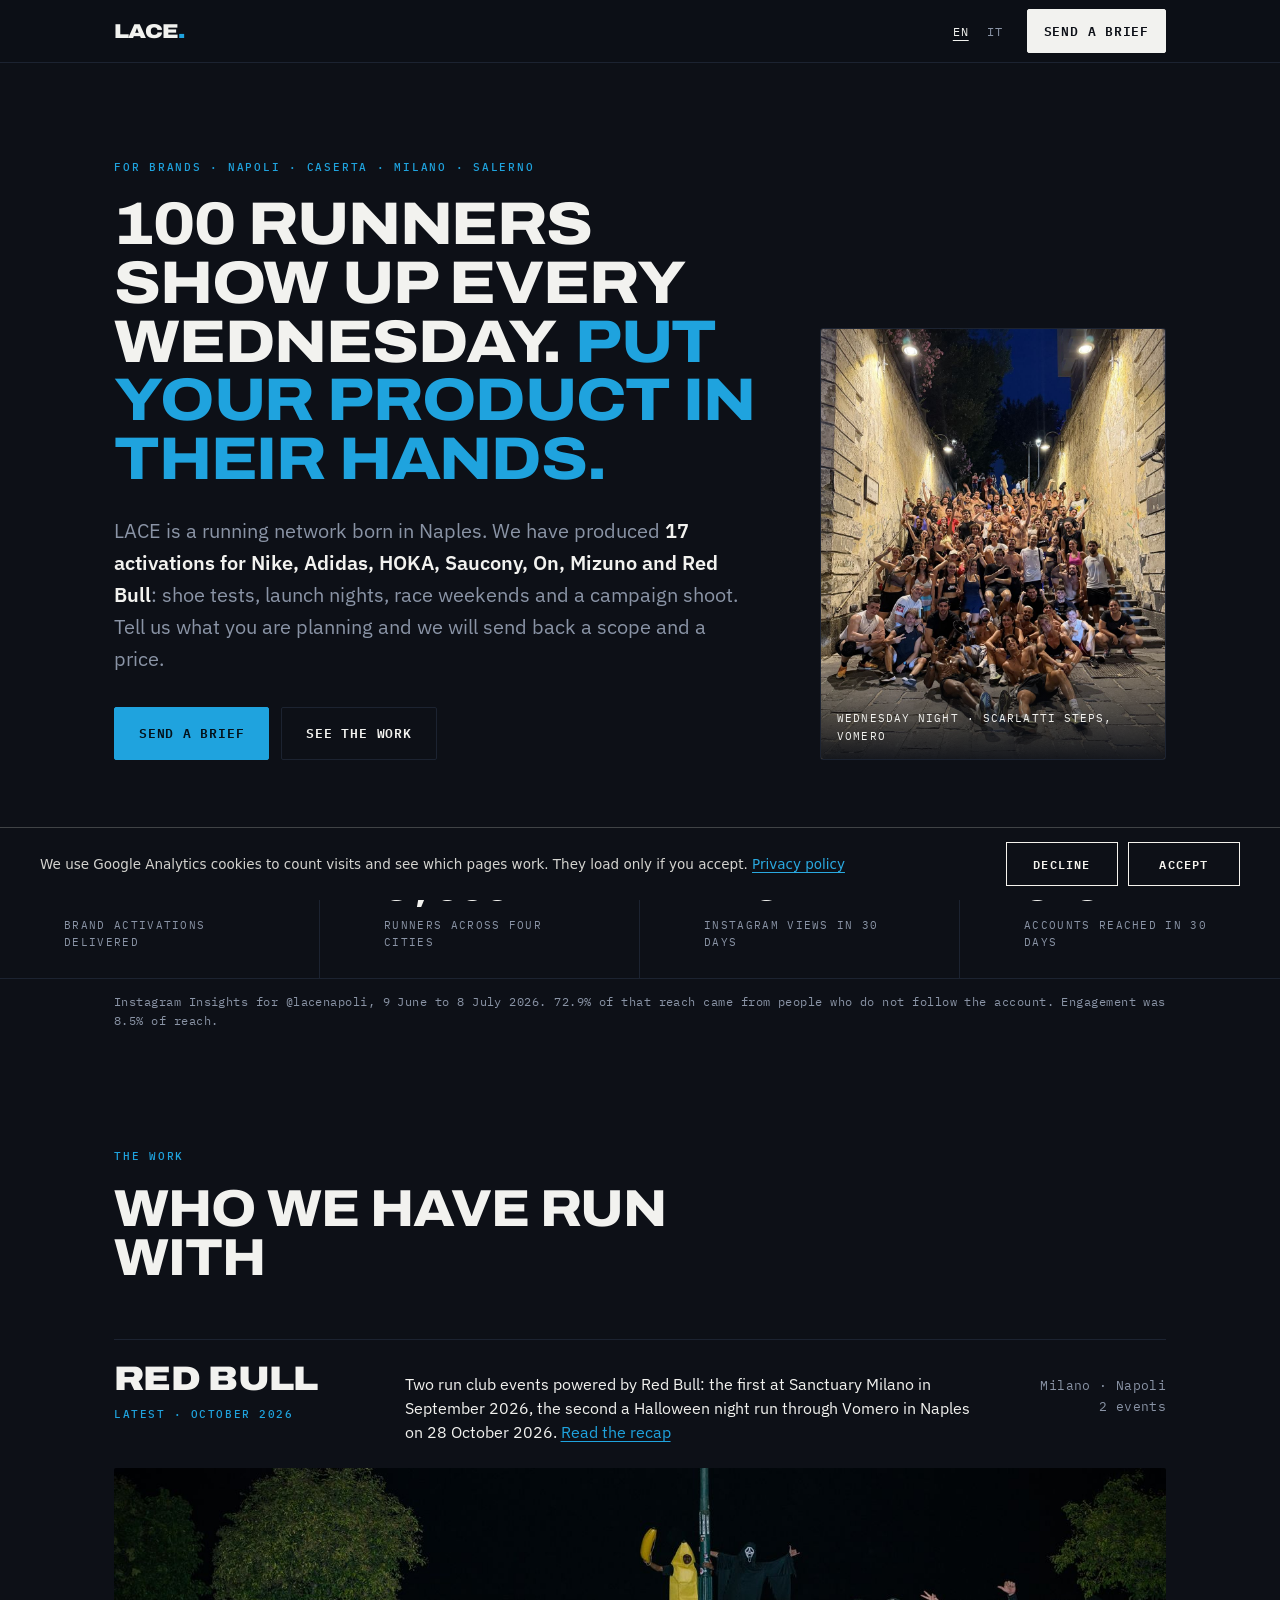
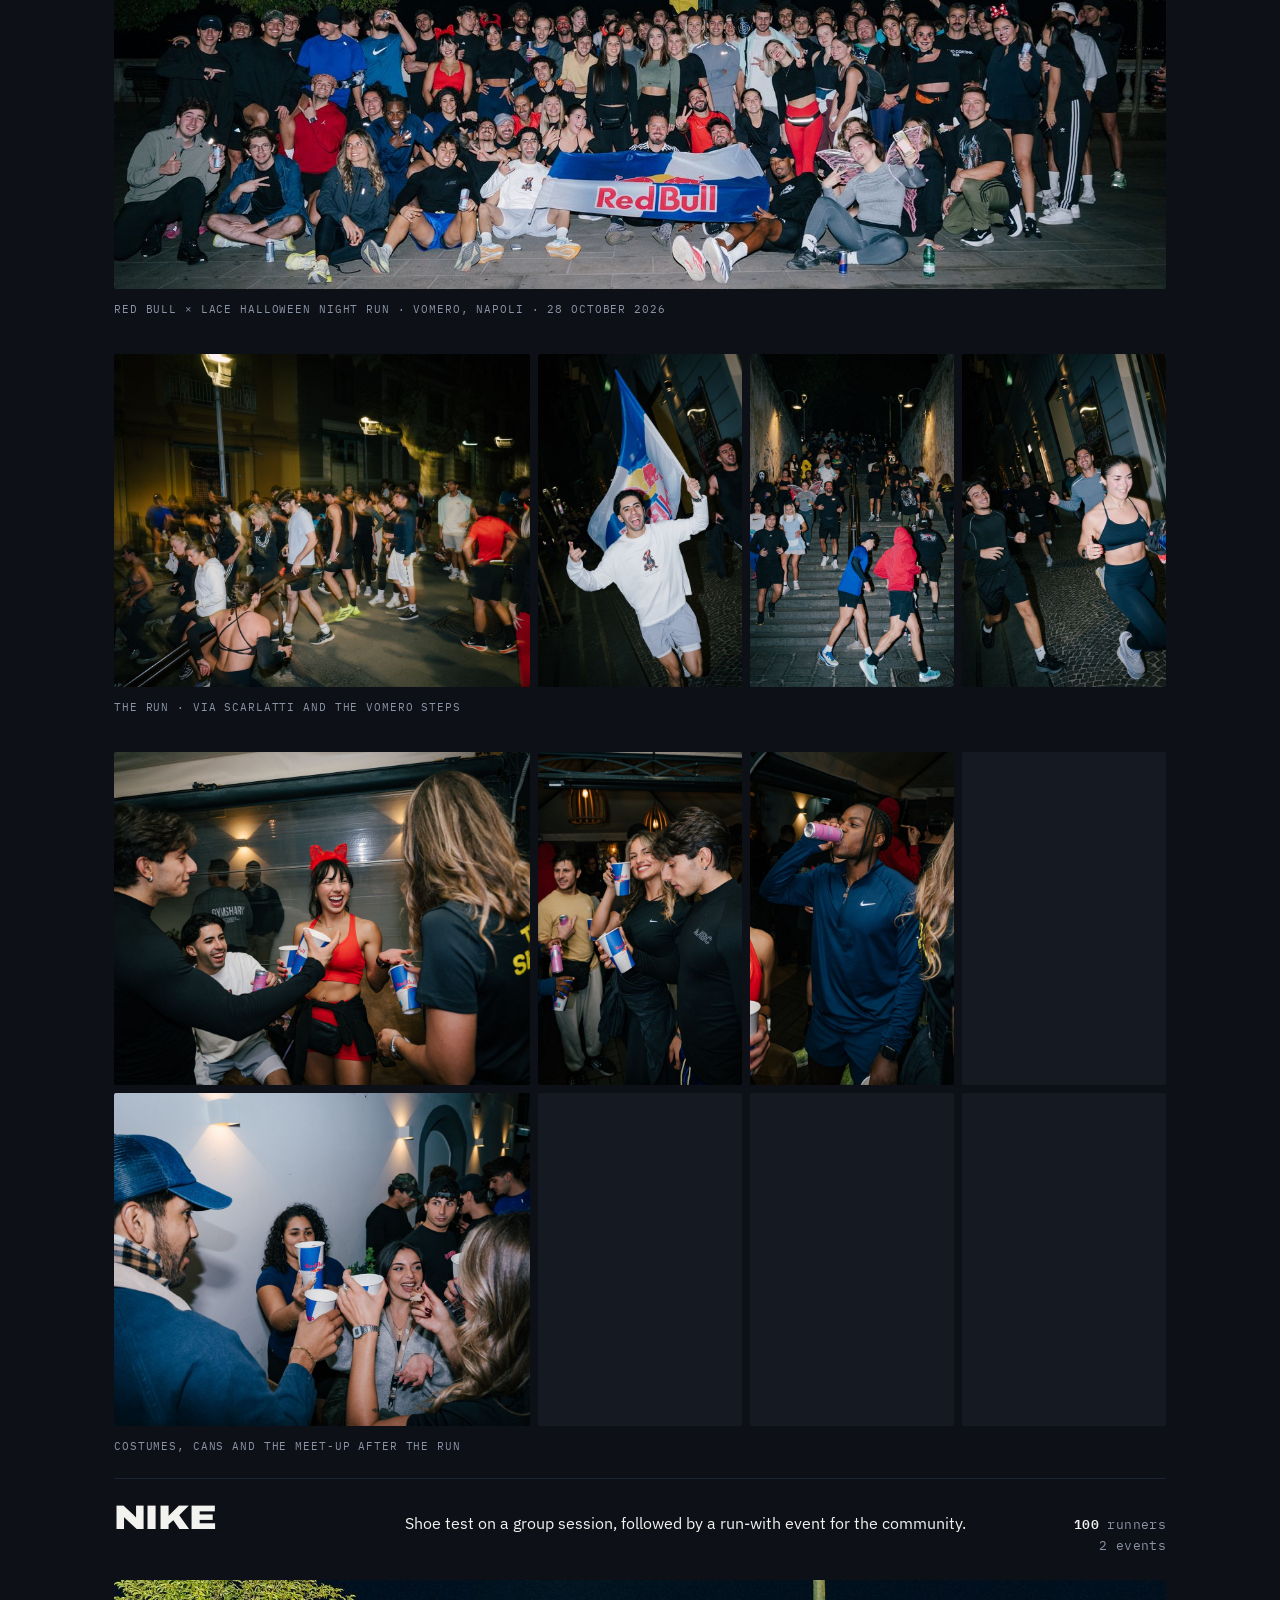
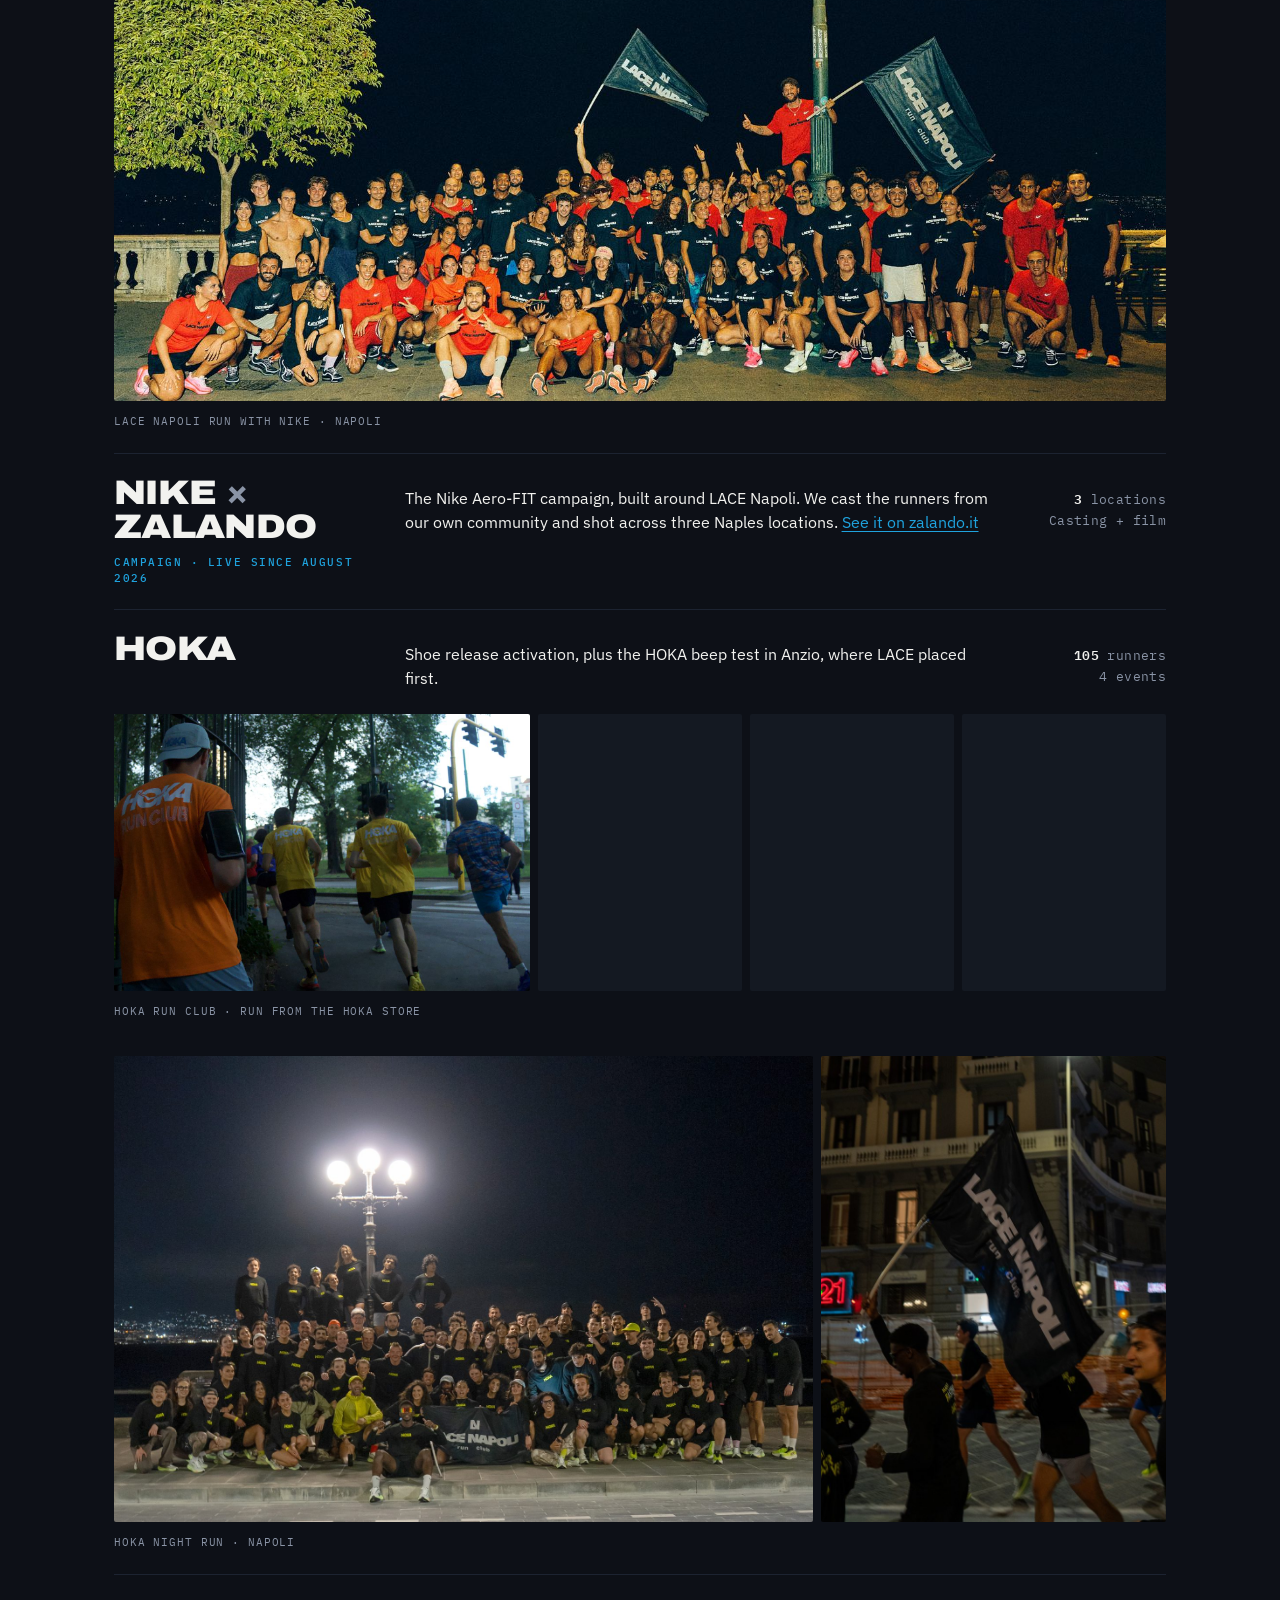
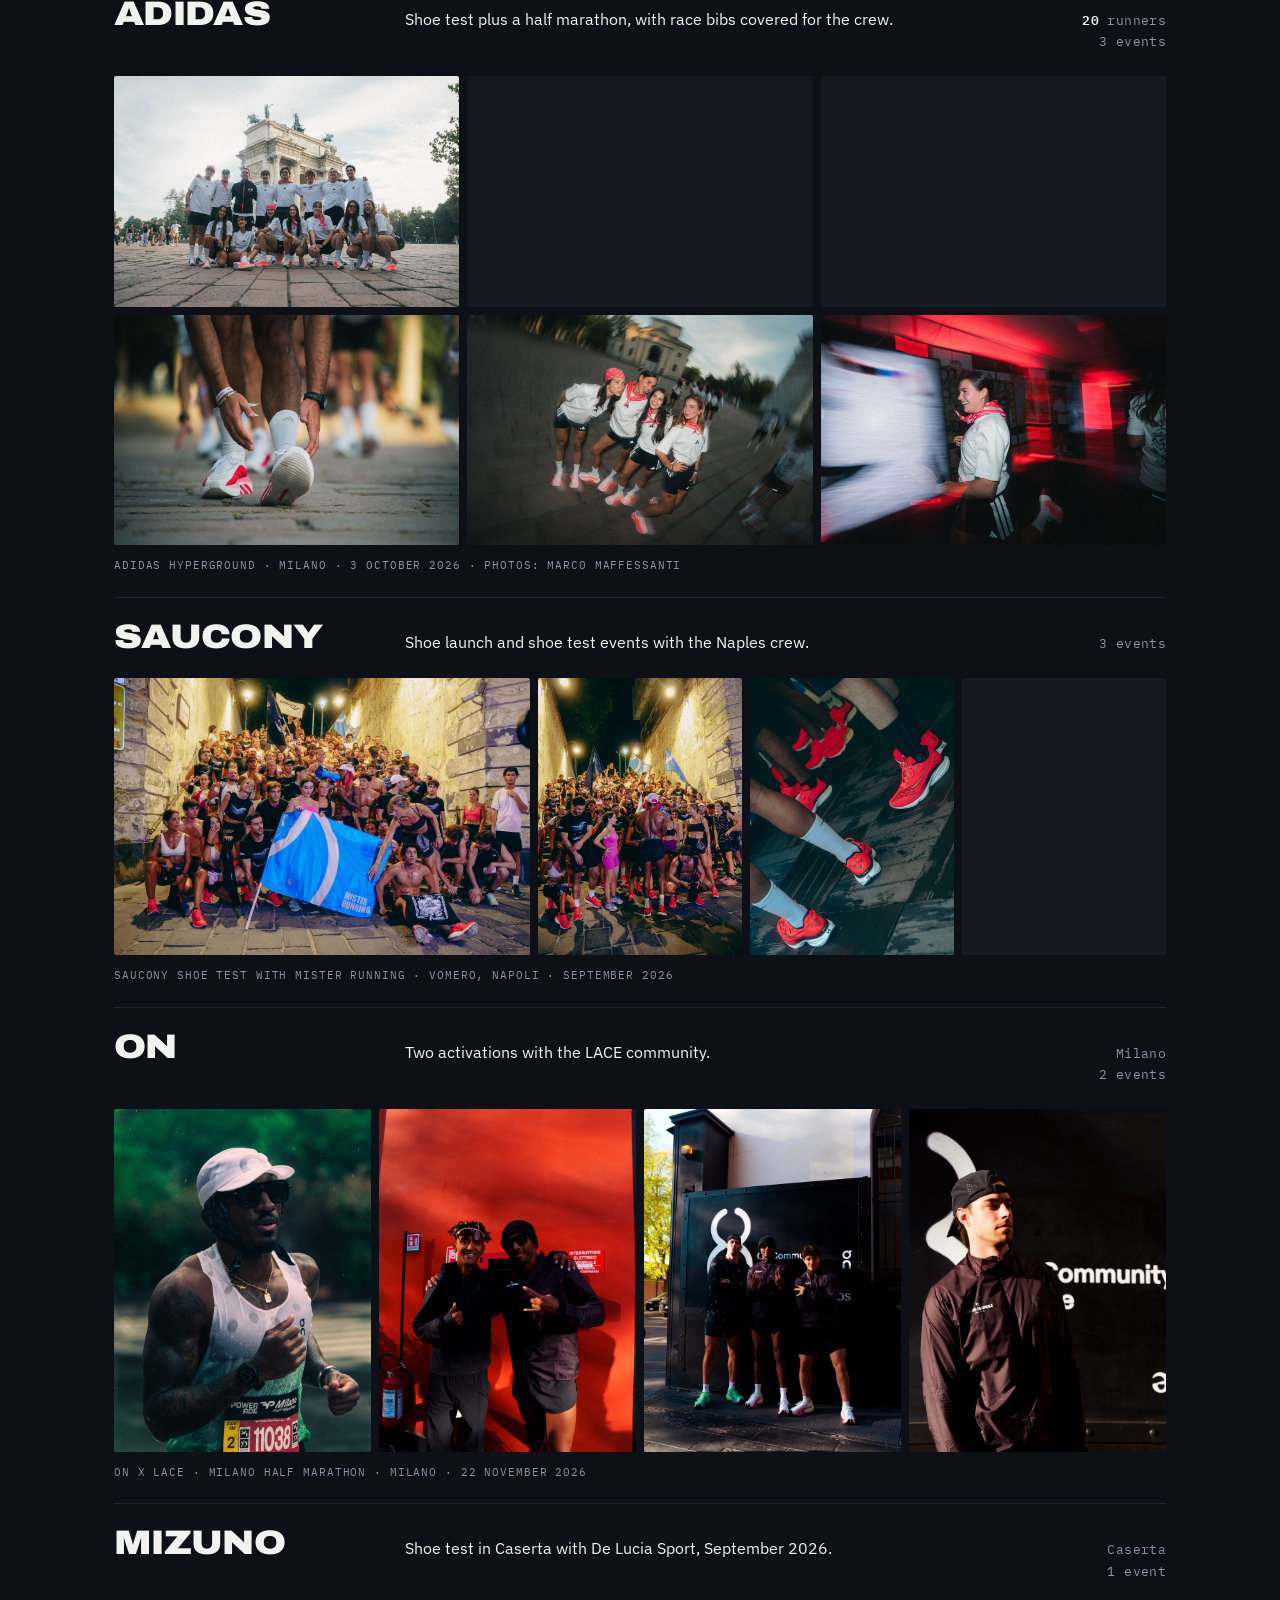
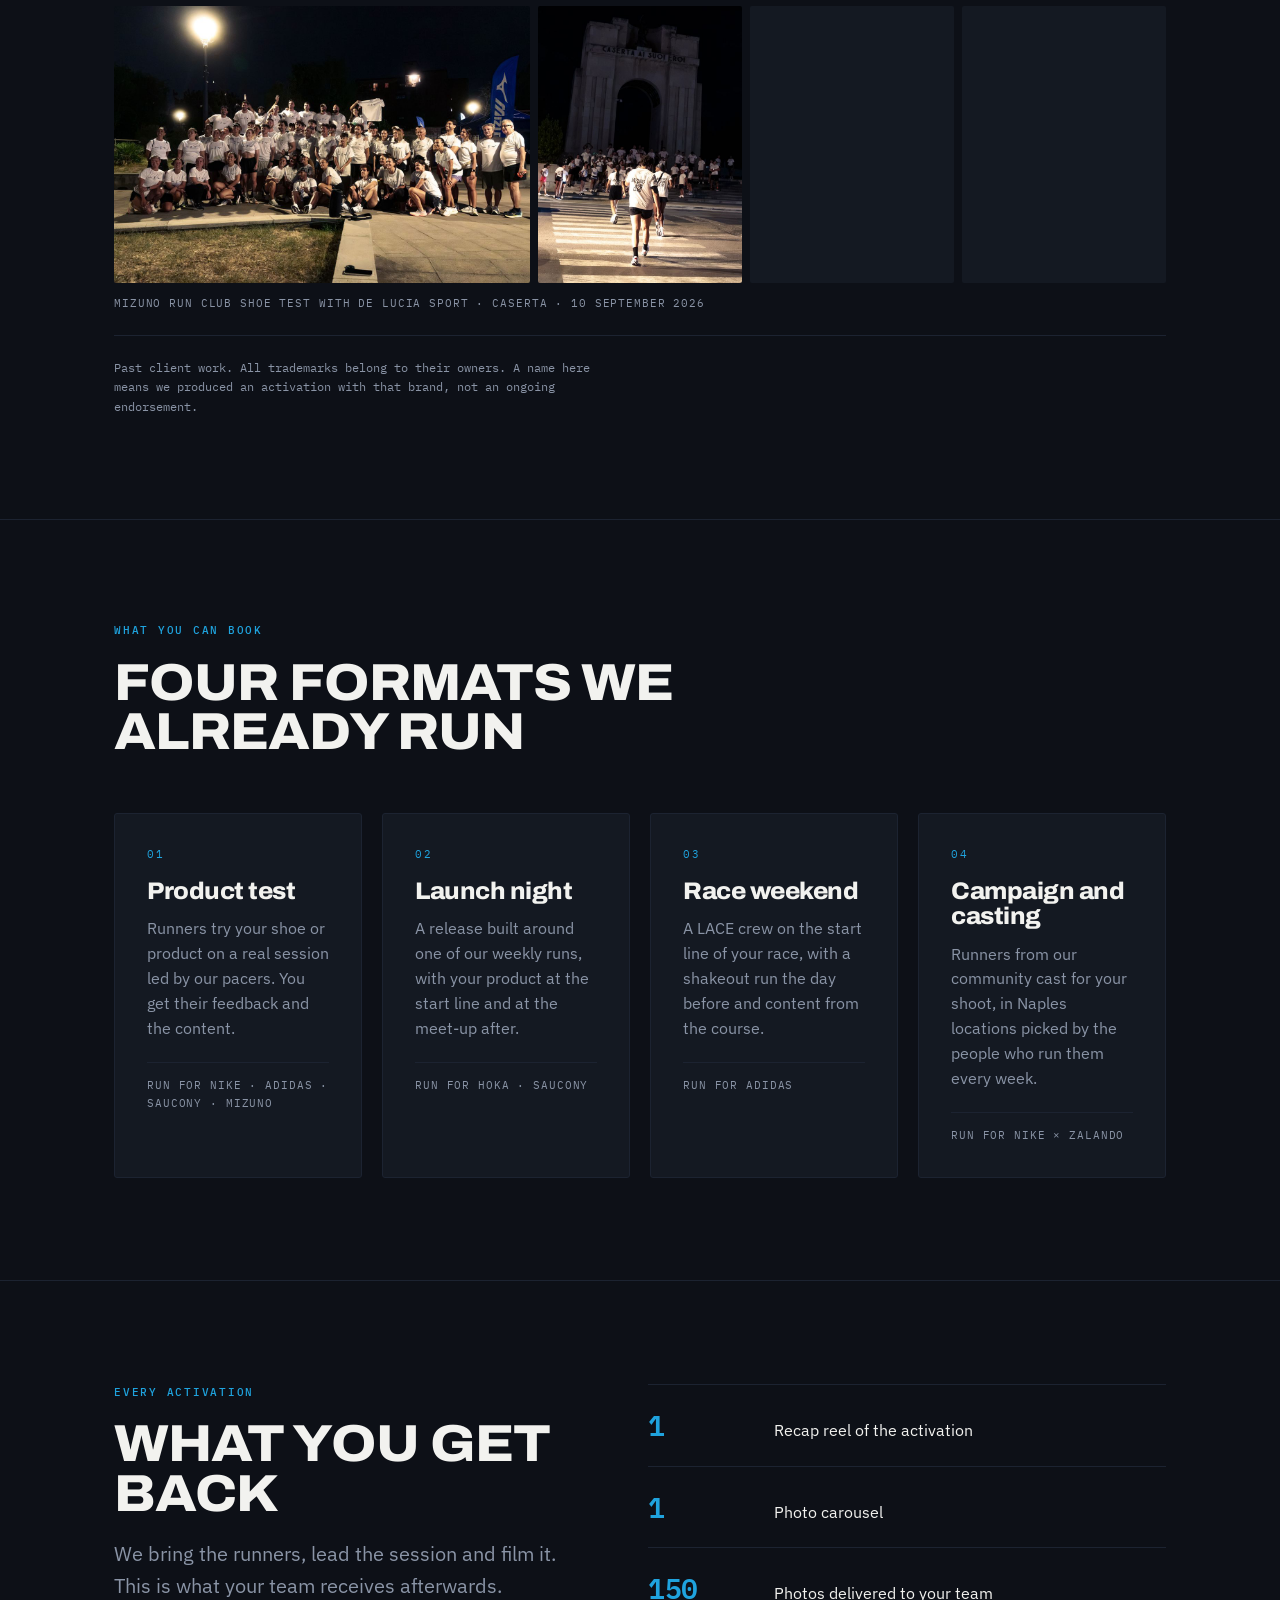
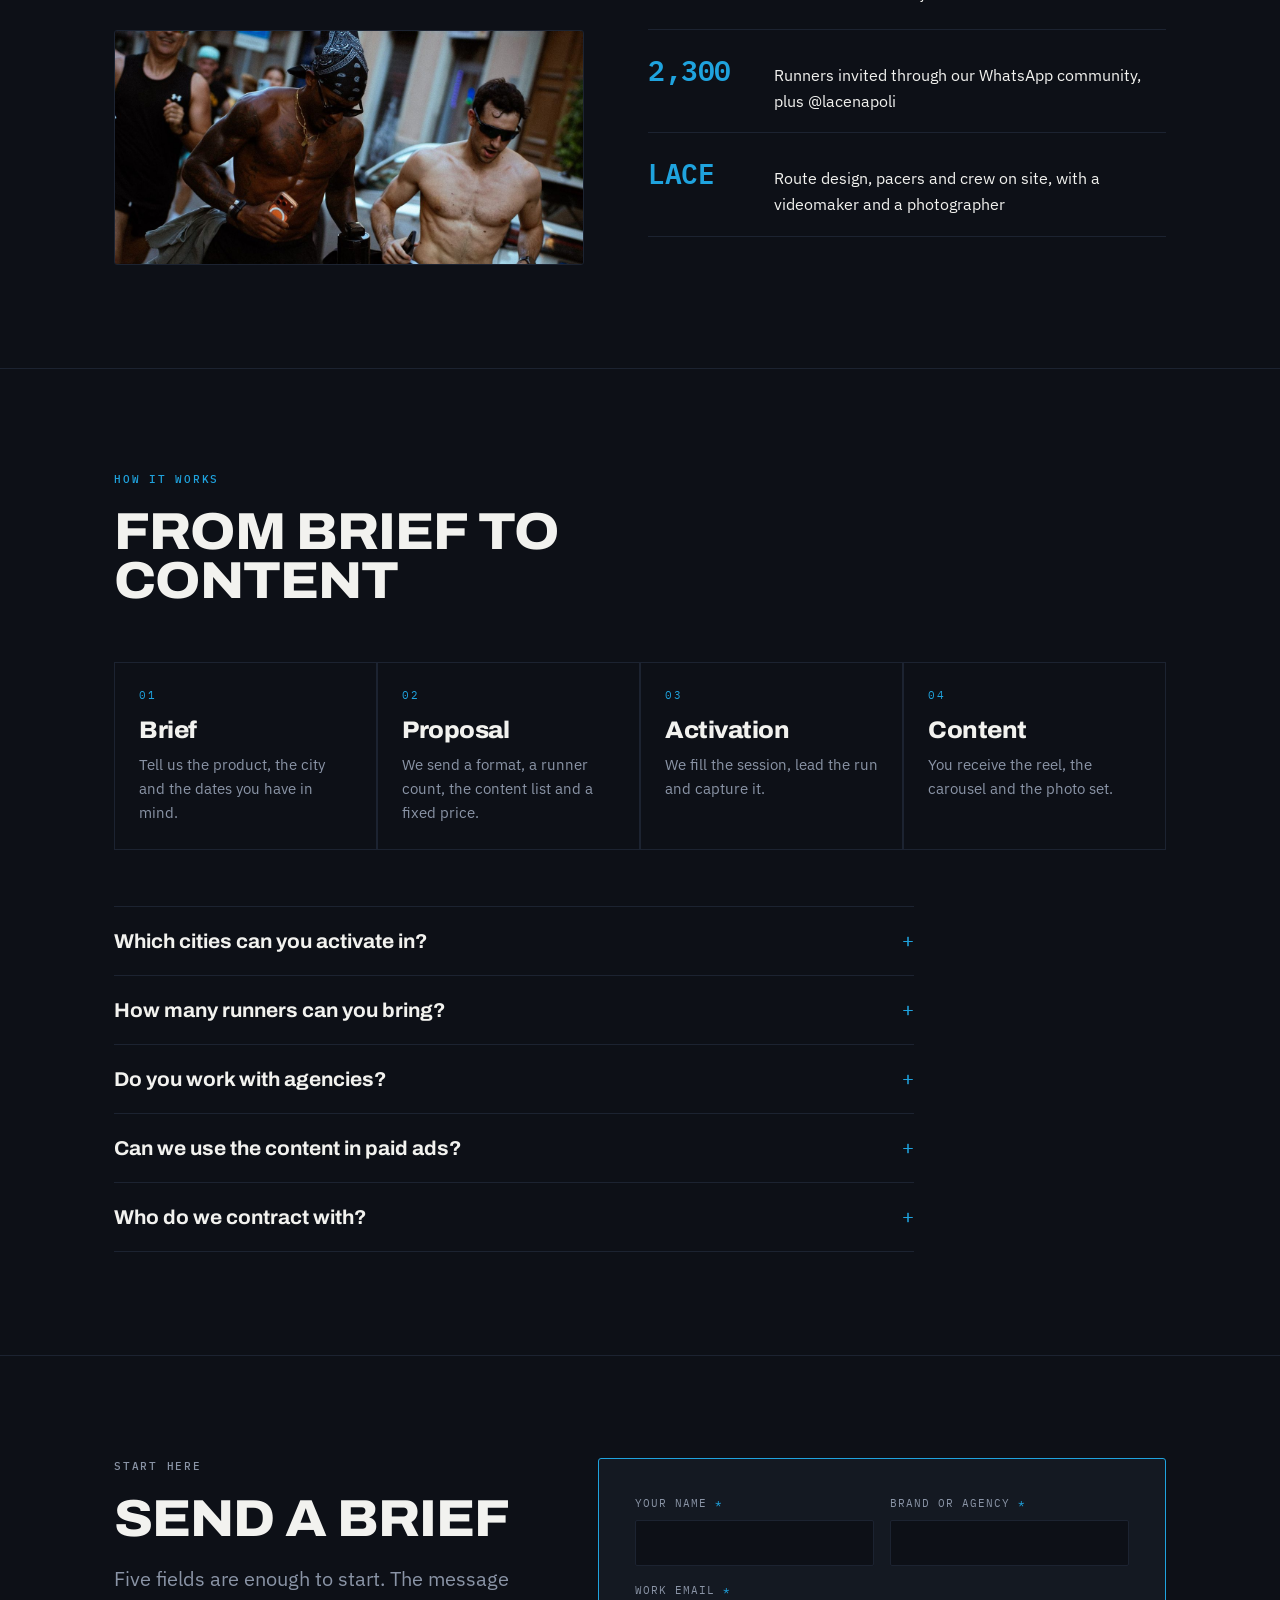
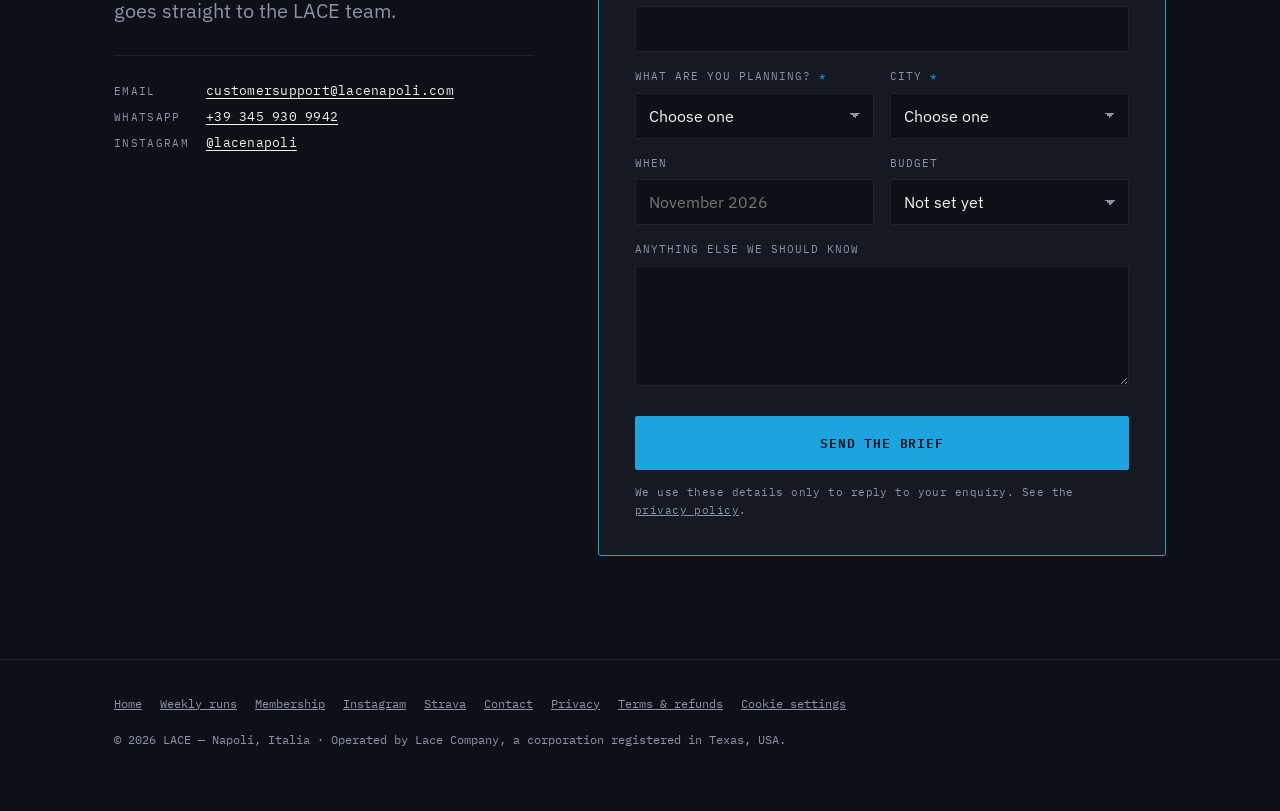
<file: brands.html>
<!DOCTYPE html>
<html lang="en">
<head>
<meta charset="utf-8">
<meta name="viewport" content="width=device-width, initial-scale=1.0">
<title>Brand partnerships | LACE</title>

<!-- Google Analytics (GA4): loaded by consent.js only after the visitor accepts -->
<script>
  window.dataLayer = window.dataLayer || [];
  function gtag(){dataLayer.push(arguments);}
</script>
<script src="/consent.js" defer></script>
<link rel="canonical" href="https://lacenapoli.com/brands.html">
<link rel="alternate" hreflang="en" href="https://lacenapoli.com/brands.html">
<link rel="alternate" hreflang="it" href="https://lacenapoli.com/it/brands.html">
<link rel="alternate" hreflang="x-default" href="https://lacenapoli.com/brands.html">
<meta name="description" content="Work with LACE, the running network of Napoli, Caserta, Milano and Salerno. Shoe tests, launch nights, race weekends and campaign shoots with a community of 3,000+ runners.">
<meta name="theme-color" content="#0d1017">
<meta name="robots" content="index,follow">
<meta property="og:type" content="website">
<meta property="og:site_name" content="LACE">
<meta property="og:title" content="Brand partnerships | LACE">
<meta property="og:description" content="Shoe tests, launch nights, race weekends and campaign shoots with a running community of 3,000+ across four Italian cities.">
<meta property="og:url" content="https://lacenapoli.com/brands.html">
<meta property="og:image" content="https://lacenapoli.com/og-image.jpg">
<meta property="og:locale" content="en_US">
<meta property="og:locale:alternate" content="it_IT">
<meta name="twitter:card" content="summary_large_image">
<meta name="twitter:title" content="Brand partnerships | LACE">
<meta name="twitter:image" content="https://lacenapoli.com/og-image.jpg">
<link rel="icon" href="/favicon.svg" type="image/svg+xml">
<link rel="preconnect" href="https://fonts.googleapis.com">
<link rel="preconnect" href="https://fonts.gstatic.com" crossorigin>
<link href="https://fonts.googleapis.com/css2?family=Archivo:ital,wdth,wght@0,75..125,400..900&family=IBM+Plex+Mono:wght@400;500;600&family=IBM+Plex+Sans:wght@400;500;600&display=swap" rel="stylesheet">

<style>
/* Same tokens as road-to-hyrox.html so the two subpages read as one system */
:root{
  --ink:#0d1017;
  --ink-2:#141922;
  --ink-3:#1c2331;
  --paper:#F2F2EF;
  --muted:#8A94A6;
  --azzurro:#1FA3DE;

  --display:'Archivo',system-ui,sans-serif;
  --body:'IBM Plex Sans',system-ui,sans-serif;
  --data:'IBM Plex Mono',ui-monospace,monospace;

  --gut:clamp(20px,5vw,64px);
  --rule:1px solid var(--ink-3);
}
*,*::before,*::after{box-sizing:border-box}
html{scroll-behavior:smooth;-webkit-text-size-adjust:100%}
body{margin:0;background:var(--ink);color:var(--paper);font-family:var(--body);font-size:17px;line-height:1.6;-webkit-font-smoothing:antialiased}
img{max-width:100%;display:block}
a{color:inherit}
:focus-visible{outline:2px solid var(--azzurro);outline-offset:3px;border-radius:2px}
.wrap{max-width:1180px;margin:0 auto;padding-left:var(--gut);padding-right:var(--gut)}

/* language toggle */
[data-it]{display:none}
html[lang="it"] [data-en]{display:none}
html[lang="it"] [data-it]{display:revert}

/* type */
.eyebrow{font-family:var(--data);font-size:11px;font-weight:500;letter-spacing:.16em;text-transform:uppercase;color:var(--azzurro);margin:0 0 18px}
h1,h2,h3{font-family:var(--display);font-weight:800;line-height:.95;letter-spacing:-.02em;margin:0}
h1{font-size:clamp(34px,4.7vw,62px);font-stretch:112%;text-transform:uppercase;line-height:.98}
h1 em{font-style:normal;color:var(--azzurro)}
h2{font-size:clamp(28px,4.4vw,52px);font-stretch:108%;text-transform:uppercase}
h3{font-size:clamp(19px,2.2vw,24px);font-stretch:104%;line-height:1.05}
p{margin:0 0 16px}
.lede{font-size:clamp(17px,2vw,20px);color:var(--muted);max-width:58ch}
.lede strong{color:var(--paper);font-weight:600}

/* header */
.bar{position:sticky;top:0;z-index:50;background:rgba(13,16,23,.9);backdrop-filter:blur(12px);border-bottom:var(--rule)}
.bar-in{display:flex;align-items:center;gap:16px;height:62px}
.mark{font-family:var(--display);font-weight:900;font-stretch:118%;font-size:20px;letter-spacing:-.03em;text-decoration:none}
.mark span{color:var(--azzurro)}
.bar-sp{flex:1}
.lang{display:flex;gap:2px;font-family:var(--data);font-size:12px}
.lang button{background:none;border:0;color:var(--muted);padding:5px 8px;cursor:pointer;font-family:inherit;font-size:inherit;letter-spacing:.08em}
.lang button[aria-pressed="true"]{color:var(--paper);text-decoration:underline;text-underline-offset:4px}

/* buttons */
.btn{display:inline-flex;align-items:center;justify-content:center;gap:10px;font-family:var(--data);font-size:13px;font-weight:600;letter-spacing:.06em;text-transform:uppercase;text-decoration:none;padding:15px 24px;border:1px solid var(--paper);border-radius:2px;cursor:pointer;transition:background .18s ease,color .18s ease,transform .18s ease}
.btn:hover{transform:translateY(-1px)}
.btn.is-fill{background:var(--paper);color:var(--ink)}
.btn.is-fill:hover{background:var(--azzurro);border-color:var(--azzurro);color:var(--ink)}
.btn.is-ghost{background:none;color:var(--paper);border-color:var(--ink-3)}
.btn.is-ghost:hover{border-color:var(--paper)}
.btn.is-blue{background:var(--azzurro);border-color:var(--azzurro);color:#04121b}
.btn.is-blue:hover{background:#39b8ef;border-color:#39b8ef}
.btn[disabled]{opacity:.5;cursor:wait;transform:none}

/* hero */
.hero{border-bottom:var(--rule)}
.hero-grid{display:grid;grid-template-columns:1.3fr .7fr;gap:clamp(28px,5vw,72px);align-items:end;padding-top:clamp(48px,8vw,96px);padding-bottom:clamp(40px,6vw,72px)}
.hero .lede{margin-top:26px}
.hero-cta{display:flex;flex-wrap:wrap;gap:12px;margin-top:32px}
.hero-photo{position:relative;aspect-ratio:4/5;overflow:hidden;border:var(--rule);border-radius:3px;background:var(--ink-2)}
.hero-photo img{width:100%;height:100%;object-fit:cover}
.hero-photo figcaption{position:absolute;left:0;right:0;bottom:0;padding:44px 16px 14px;font-family:var(--data);font-size:11px;letter-spacing:.1em;text-transform:uppercase;color:var(--paper);background:linear-gradient(180deg,transparent,rgba(13,16,23,.92))}
figure{margin:0}

/* numbers band */
.nums{display:grid;grid-template-columns:repeat(4,1fr);border-bottom:var(--rule)}
.num{padding:28px var(--gut);border-right:var(--rule)}
.num:last-child{border-right:0}
.num b{display:block;font-family:var(--data);font-weight:600;font-size:clamp(28px,3.6vw,44px);letter-spacing:-.02em;line-height:1;font-variant-numeric:tabular-nums}
.num b sup{font-size:.5em;color:var(--azzurro)}
.num .lab{display:block;font-family:var(--data);font-size:11px;letter-spacing:.12em;text-transform:uppercase;color:var(--muted);margin-top:12px;line-height:1.5}
.src{font-family:var(--data);font-size:11.5px;color:var(--muted);letter-spacing:.04em;padding:14px 0 0}

/* sections */
.sec{padding:clamp(56px,8vw,104px) 0;border-bottom:var(--rule)}
.sec-head{max-width:64ch;margin-bottom:clamp(32px,5vw,56px)}

/* SIGNATURE: the work, as a ledger */
.ledger{border-top:var(--rule)}
.job{display:grid;grid-template-columns:minmax(150px,.9fr) 2fr minmax(150px,auto);gap:10px 28px;align-items:baseline;padding:22px 0;border-bottom:var(--rule)}
.job-brand{font-family:var(--display);font-weight:900;font-stretch:116%;font-size:clamp(22px,3vw,34px);text-transform:uppercase;letter-spacing:-.02em;line-height:1}
.job-brand small{display:block;font-family:var(--data);font-weight:500;font-size:11px;letter-spacing:.14em;color:var(--azzurro);margin-top:10px;font-stretch:100%;line-height:1.5}
.job-what{font-size:16px;line-height:1.5}
.job-what a{color:var(--azzurro);text-underline-offset:3px}
.job-spec{font-family:var(--data);font-size:12.5px;color:var(--muted);text-align:right;line-height:1.7;letter-spacing:.03em}
.job-spec b{color:var(--paper);font-weight:600}
.shots{grid-column:1/-1;margin-top:14px}
.shots-grid{display:grid;grid-template-columns:repeat(3,1fr);gap:8px}
.shots-grid img{width:100%;height:auto;aspect-ratio:3/2;object-fit:cover;border-radius:2px;background:var(--ink-2)}
.shots-grid.is-mix{grid-template-columns:repeat(5,1fr)}
.shots-grid.is-mix img{aspect-ratio:3/4;height:100%}
.shots-grid.is-mix img.wide{grid-column:span 2;aspect-ratio:auto}
.shots-grid.is-one{grid-template-columns:1fr}
.shots-grid.is-one img{aspect-ratio:5/2}
.shots-grid.is-duo{grid-template-columns:repeat(3,1fr)}
.shots-grid.is-quad{grid-template-columns:repeat(4,1fr)}
.shots-grid.is-quad img{aspect-ratio:3/4;object-position:50% 35%}
.shots + .shots{margin-top:26px}
.shots figcaption{font-family:var(--data);font-size:11px;letter-spacing:.08em;text-transform:uppercase;color:var(--muted);margin-top:12px;line-height:1.6}
.disc{max-width:72ch;font-family:var(--data);font-size:11.5px;color:var(--muted);line-height:1.7;margin:22px 0 0}

/* formats */
.cards{display:grid;grid-template-columns:repeat(4,1fr);gap:20px}
.card{background:var(--ink-2);border:var(--rule);border-radius:3px;padding:clamp(22px,3vw,32px);display:flex;flex-direction:column}
.card-n{font-family:var(--data);font-size:11px;letter-spacing:.14em;color:var(--azzurro);margin-bottom:16px}
.card p{color:var(--muted);font-size:15.5px;margin:12px 0 0}
.card-used{font-family:var(--data);font-size:11px;letter-spacing:.08em;text-transform:uppercase;color:var(--muted);border-top:var(--rule);margin-top:auto;padding-top:14px}
.card p + .card-used{margin-top:22px}

/* included */
.incl{display:grid;grid-template-columns:1fr 1.1fr;gap:clamp(24px,5vw,72px);align-items:start}
.incl-photo{aspect-ratio:2/1;overflow:hidden;border:var(--rule);border-radius:3px;margin-top:28px;background:var(--ink-2)}
.incl-photo img{width:100%;height:100%;object-fit:cover}
.ticks{list-style:none;margin:0;padding:0;border-top:var(--rule)}
.ticks li{display:grid;grid-template-columns:110px 1fr;gap:16px;padding:18px 0;border-bottom:var(--rule);align-items:baseline}
.ticks b{font-family:var(--data);font-weight:600;font-size:clamp(20px,2.6vw,28px);letter-spacing:-.02em;color:var(--azzurro);font-variant-numeric:tabular-nums}
.ticks span{font-size:16px}

/* steps */
.steps{display:grid;grid-template-columns:repeat(auto-fit,minmax(210px,1fr));gap:2px;background:var(--ink-3);border:var(--rule)}
.step{background:var(--ink);padding:24px}
.step-n{font-family:var(--data);font-size:11px;letter-spacing:.14em;color:var(--azzurro)}
.step h3{margin:14px 0 10px}
.step p{color:var(--muted);font-size:15px;margin:0}

/* faq */
.faq{max-width:800px;margin-top:clamp(36px,5vw,56px)}
.faq details{border-bottom:var(--rule);padding:18px 0}
.faq details:first-child{border-top:var(--rule)}
.faq summary{cursor:pointer;list-style:none;font-family:var(--display);font-weight:700;font-stretch:104%;font-size:clamp(16px,2vw,20px);display:flex;justify-content:space-between;gap:16px}
.faq summary::-webkit-details-marker{display:none}
.faq summary::after{content:"+";color:var(--azzurro);font-family:var(--data);font-weight:400}
.faq details[open] summary::after{content:"–"}
.faq details p{color:var(--muted);font-size:15.5px;margin:14px 0 0}

/* brief form */
.brief{display:grid;grid-template-columns:.85fr 1.15fr;gap:clamp(28px,5vw,72px);align-items:start}
.brief-side p{color:var(--muted)}
.direct{border-top:var(--rule);margin-top:28px;padding-top:22px;font-family:var(--data);font-size:13px;line-height:2;letter-spacing:.02em}
.direct a{color:var(--paper);text-underline-offset:3px}
.direct span.k{display:inline-block;width:92px;color:var(--muted);font-size:11px;letter-spacing:.12em;text-transform:uppercase}
.form{background:var(--ink-2);border:1px solid var(--azzurro);border-radius:3px;padding:clamp(22px,3.4vw,36px)}
.row2{display:grid;grid-template-columns:1fr 1fr;gap:0 16px}
.fld{display:block;margin-bottom:16px}
.fld > span{display:block;font-family:var(--data);font-size:11px;letter-spacing:.09em;text-transform:uppercase;color:var(--muted);margin-bottom:7px}
.fld > span i{font-style:normal;color:var(--azzurro)}
.fld input,.fld select,.fld textarea{width:100%;background:var(--ink);color:var(--paper);border:1px solid var(--ink-3);border-radius:2px;padding:12px 13px;font-family:var(--body);font-size:16px;appearance:none;-webkit-appearance:none}
.fld textarea{min-height:120px;resize:vertical;line-height:1.5}
.fld select{background-image:linear-gradient(45deg,transparent 50%,var(--muted) 50%),linear-gradient(135deg,var(--muted) 50%,transparent 50%);background-position:calc(100% - 18px) 50%,calc(100% - 13px) 50%;background-size:5px 5px,5px 5px;background-repeat:no-repeat;padding-right:36px}
.fld input:focus,.fld select:focus,.fld textarea:focus{border-color:var(--azzurro);outline:none}
.hp{position:absolute;left:-9999px;width:1px;height:1px;overflow:hidden}
.form .btn{width:100%;margin-top:6px}
.form-note{font-family:var(--data);font-size:11px;color:var(--muted);letter-spacing:.04em;line-height:1.6;margin:14px 0 0}
.form-note a{color:var(--muted)}
.form-err{font-family:var(--data);font-size:12.5px;color:#ff8a65;margin:12px 0 0;display:none}
.form-done{padding:12px 0}
.form-done h3{margin-bottom:14px}
.form-done p{color:var(--muted);margin:0}

/* footer */
.foot{padding:34px 0 60px;font-family:var(--data);font-size:12px;color:var(--muted);line-height:1.7}
.foot a{color:var(--muted)}
.foot-links{display:flex;flex-wrap:wrap;gap:18px;margin-bottom:16px}

@media(max-width:1040px){
  .cards{grid-template-columns:1fr 1fr}
}
@media(max-width:900px){
  .hero-grid{grid-template-columns:1fr;align-items:start}
  .hero-photo{aspect-ratio:4/3}
  .nums{grid-template-columns:1fr 1fr}
  .num:nth-child(2){border-right:0}
  .num:nth-child(-n+2){border-bottom:var(--rule)}
  .job{grid-template-columns:1fr}
  .job-spec{text-align:left}
  .shots-grid{grid-template-columns:1fr 1fr}
  .shots-grid.is-one{grid-template-columns:1fr}
  .shots-grid.is-mix{grid-template-columns:repeat(3,1fr)}
  .shots-grid.is-mix img.wide{grid-column:1/-1;aspect-ratio:3/2;height:auto}
  .shots-grid.is-duo{grid-template-columns:1fr}
  .shots-grid.is-quad{grid-template-columns:1fr 1fr}
  .shots-grid.is-duo img:not(.wide){aspect-ratio:1/1;height:auto;object-position:50% 34%}
  .incl,.brief{grid-template-columns:1fr}
}
@media(max-width:520px){
  .cards{grid-template-columns:1fr}
  .row2{grid-template-columns:1fr}
  .ticks li{grid-template-columns:84px 1fr}
  .bar .btn{padding:10px 12px;font-size:11.5px}
}
@media(prefers-reduced-motion:reduce){
  *{animation:none!important;transition:none!important;scroll-behavior:auto!important}
}
</style>
</head>
<body>

<header class="bar">
  <div class="wrap bar-in">
    <a class="mark" href="/">LACE<span>.</span></a>
    <span class="bar-sp"></span>
    <div class="lang">
      <button type="button" data-lang="en" aria-pressed="true">EN</button>
      <button type="button" data-lang="it" aria-pressed="false">IT</button>
    </div>
    <a class="btn is-fill" href="#brief" style="padding:11px 16px">
      <span data-en>Send a brief</span><span data-it>Invia un brief</span>
    </a>
  </div>
</header>

<main>

<!-- ============ HERO ============ -->
<section class="hero">
  <div class="wrap hero-grid">
    <div>
      <p class="eyebrow">
        <span data-en>For brands · Napoli · Caserta · Milano · Salerno</span>
        <span data-it>Per i brand · Napoli · Caserta · Milano · Salerno</span>
      </p>
      <h1>
        <span data-en>100 runners show up every Wednesday. <em>Put your product in their hands.</em></span>
        <span data-it>100 runner ogni mercoledì sera. <em>Metti il tuo prodotto nelle loro mani.</em></span>
      </h1>
      <p class="lede">
        <span data-en>LACE is a running network born in Naples. We have produced <strong>17 activations for Nike, Adidas, HOKA, Saucony, On, Mizuno and Red Bull</strong>: shoe tests, launch nights, race weekends and a campaign shoot. Tell us what you are planning and we will send back a scope and a price.</span>
        <span data-it>LACE è un network di running nato a Napoli. Abbiamo realizzato <strong>17 attivazioni per Nike, Adidas, HOKA, Saucony, On, Mizuno e Red Bull</strong>: shoe test, serate di lancio, weekend di gara e uno shooting di campagna. Raccontaci cosa hai in mente e ti rispondiamo con una proposta e un prezzo.</span>
      </p>
      <div class="hero-cta">
        <a class="btn is-blue" href="#brief"><span data-en>Send a brief</span><span data-it>Invia un brief</span></a>
        <a class="btn is-ghost" href="#work"><span data-en>See the work</span><span data-it>Guarda i lavori</span></a>
      </div>
    </div>
    <figure class="hero-photo">
      <img src="/img/scarlatti-steps.jpg" width="1050" height="1400" alt="More than a hundred LACE runners on the Scarlatti steps in Vomero, Naples, after a Wednesday night run" fetchpriority="high">
      <figcaption>
        <span data-en>Wednesday night · Scarlatti steps, Vomero</span>
        <span data-it>Mercoledì sera · Scale di via Scarlatti, Vomero</span>
      </figcaption>
    </figure>
  </div>
</section>

<!-- ============ NUMBERS ============ -->
<div class="nums">
  <div class="num"><b>17</b><span class="lab"><span data-en>Brand activations delivered</span><span data-it>Attivazioni realizzate per i brand</span></span></div>
  <div class="num"><b>3,000<sup>+</sup></b><span class="lab"><span data-en>Runners across four cities</span><span data-it>Runner in quattro città</span></span></div>
  <div class="num"><b>2.3M</b><span class="lab"><span data-en>Instagram views in 30 days</span><span data-it>Visualizzazioni Instagram in 30 giorni</span></span></div>
  <div class="num"><b>898K</b><span class="lab"><span data-en>Accounts reached in 30 days</span><span data-it>Account raggiunti in 30 giorni</span></span></div>
</div>
<div class="wrap">
  <p class="src">
    <span data-en>Instagram Insights for @lacenapoli, 9 June to 8 July 2026. 72.9% of that reach came from people who do not follow the account. Engagement was 8.5% of reach.</span>
    <span data-it>Instagram Insights di @lacenapoli, dal 9 giugno all'8 luglio 2026. Il 72,9% della copertura arriva da persone che non seguono l'account. Engagement pari all'8,5% della copertura.</span>
  </p>
</div>

<!-- ============ THE WORK ============ -->
<section class="sec" id="work">
  <div class="wrap">
    <div class="sec-head">
      <p class="eyebrow"><span data-en>The work</span><span data-it>I lavori</span></p>
      <h2><span data-en>Who we have run with</span><span data-it>Con chi abbiamo corso</span></h2>
    </div>

    <div class="ledger">
      <div class="job">
        <div class="job-brand">Red Bull<small><span data-en>Latest · October 2026</span><span data-it>Ultimo · ottobre 2026</span></small></div>
        <div class="job-what">
          <span data-en>Two run club events powered by Red Bull: the first at Sanctuary Milano in September 2026, the second a Halloween night run through Vomero in Naples on 28 October 2026. <a href="/red-bull-halloween-night-run.html">Read the recap</a></span>
          <span data-it>Due eventi run club powered by Red Bull: il primo al Sanctuary Milano a settembre 2026, il secondo una night run di Halloween al Vomero, Napoli, il 28 ottobre 2026. <a href="/red-bull-halloween-night-run.html">Leggi il recap</a></span>
        </div>
        <div class="job-spec">Milano · Napoli<br><span data-en>2 events</span><span data-it>2 eventi</span></div>
        <figure class="shots">
          <div class="shots-grid is-one">
            <img src="/img/work/redbull-1.jpg" width="1600" height="640" loading="lazy" decoding="async" alt="More than a hundred LACE runners, many in Halloween costumes, posing at night behind a Red Bull flag in Vomero, Naples">
          </div>
          <figcaption>
            <span data-en>Red Bull × LACE Halloween night run · Vomero, Napoli · 28 October 2026</span>
            <span data-it>Night run di Halloween Red Bull × LACE · Vomero, Napoli · 28 ottobre 2026</span>
          </figcaption>
        </figure>
        <figure class="shots">
          <div class="shots-grid is-mix">
            <img class="wide" src="/img/work/redbull-2.jpg" width="1200" height="960" loading="lazy" decoding="async" alt="The group gathering on Via Scarlatti at night before the run">
            <img src="/img/work/redbull-3.jpg" width="768" height="960" loading="lazy" decoding="async" alt="A runner in a white long sleeve carrying a Red Bull flag down Via Scarlatti">
            <img src="/img/work/redbull-4.jpg" width="768" height="960" loading="lazy" decoding="async" alt="Runners in costume climbing and descending a long stone staircase in Vomero">
            <img src="/img/work/redbull-5.jpg" width="768" height="960" loading="lazy" decoding="async" alt="Runners smiling as they run along a cobbled street at night">
          </div>
          <figcaption>
            <span data-en>The run · Via Scarlatti and the Vomero steps</span>
            <span data-it>La corsa · Via Scarlatti e le scale del Vomero</span>
          </figcaption>
        </figure>
        <figure class="shots">
          <div class="shots-grid is-mix">
            <img class="wide" src="/img/work/redbull-6.jpg" width="1200" height="960" loading="lazy" decoding="async" alt="A runner in red devil ears laughing with friends, holding Red Bull cups">
            <img src="/img/work/redbull-7.jpg" width="768" height="960" loading="lazy" decoding="async" alt="A runner smiling at the camera and raising a Red Bull cup">
            <img src="/img/work/redbull-8.jpg" width="768" height="960" loading="lazy" decoding="async" alt="A runner drinking from a can of Red Bull after the run">
            <img src="/img/work/redbull-9.jpg" width="768" height="960" loading="lazy" decoding="async" alt="A runner drinking from a Red Bull cup at the after-run meet-up">
            <img class="wide" src="/img/work/redbull-10.jpg" width="1200" height="960" loading="lazy" decoding="async" alt="Runners touching Red Bull cups together in a toast">
            <img src="/img/work/redbull-11.jpg" width="768" height="960" loading="lazy" decoding="async" alt="A runner with a reflective jacket and a Red Bull cup talking with the group">
            <img src="/img/work/redbull-12.jpg" width="768" height="960" loading="lazy" decoding="async" alt="A runner in a banana costume greeting friends holding Red Bull cups">
            <img src="/img/work/redbull-13.jpg" width="768" height="960" loading="lazy" decoding="async" alt="A runner in a Halloween mask and black robe running with a can of Red Bull">
          </div>
          <figcaption>
            <span data-en>Costumes, cans and the meet-up after the run</span>
            <span data-it>Costumi, lattine e il ritrovo dopo la corsa</span>
          </figcaption>
        </figure>
      </div>

      <div class="job">
        <div class="job-brand">Nike</div>
        <div class="job-what">
          <span data-en>Shoe test on a group session, followed by a run-with event for the community.</span>
          <span data-it>Shoe test durante una sessione di gruppo, seguito da un evento run-with per la community.</span>
        </div>
        <div class="job-spec"><b>100</b> <span data-en>runners</span><span data-it>runner</span><br><span data-en>2 events</span><span data-it>2 eventi</span></div>
        <figure class="shots">
          <div class="shots-grid is-one">
            <img src="/img/work/nike-1.jpg" width="1600" height="640" loading="lazy" decoding="async" alt="The LACE Napoli crew at night in black and red LACE Napoli tees with the Nike swoosh, waving two LACE Napoli run club flags">
          </div>
          <figcaption>
            <span data-en>LACE Napoli run with Nike · Napoli</span>
            <span data-it>Corsa LACE Napoli con Nike · Napoli</span>
          </figcaption>
        </figure>
      </div>

      <div class="job">
        <div class="job-brand">Nike <span style="color:var(--muted)">×</span> Zalando<small><span data-en>Campaign · live since August 2026</span><span data-it>Campagna · online da agosto 2026</span></small></div>
        <div class="job-what">
          <span data-en>The Nike Aero-FIT campaign, built around LACE Napoli. We cast the runners from our own community and shot across three Naples locations. <a href="https://www.zalando.it/collections/Uyr5If6KSSO" target="_blank" rel="noopener">See it on zalando.it</a></span>
          <span data-it>La campagna Nike Aero-FIT, costruita intorno a LACE Napoli. Casting dei runner dalla nostra community e riprese in tre location di Napoli. <a href="https://www.zalando.it/collections/Uyr5If6KSSO" target="_blank" rel="noopener">Guardala su zalando.it</a></span>
        </div>
        <div class="job-spec"><b>3</b> <span data-en>locations</span><span data-it>location</span><br><span data-en>Casting + film</span><span data-it>Casting + video</span></div>
      </div>

      <div class="job">
        <div class="job-brand">HOKA</div>
        <div class="job-what">
          <span data-en>Shoe release activation, plus the HOKA beep test in Anzio, where LACE placed first.</span>
          <span data-it>Attivazione per l'uscita di una scarpa, più il beep test HOKA ad Anzio, dove LACE è arrivata prima.</span>
        </div>
        <div class="job-spec"><b>105</b> <span data-en>runners</span><span data-it>runner</span><br><span data-en>4 events</span><span data-it>4 eventi</span></div>
        <figure class="shots">
          <div class="shots-grid is-mix">
            <img class="wide" src="/img/work/hoka-1.jpg" width="1200" height="800" loading="lazy" decoding="async" alt="Runners in HOKA Run Club tees heading out along a park fence">
            <img src="/img/work/hoka-2.jpg" width="720" height="960" loading="lazy" decoding="async" alt="Runners in yellow, orange and red HOKA Run Club tees gathered outside the HOKA store">
            <img src="/img/work/hoka-3.jpg" width="720" height="960" loading="lazy" decoding="async" alt="Close-up of an all-orange HOKA running shoe on a runner outside the store">
            <img src="/img/work/hoka-4.jpg" width="720" height="960" loading="lazy" decoding="async" alt="The back of a red HOKA Run Club tee with the HOKA store sign behind">
          </div>
          <figcaption>
            <span data-en>HOKA Run Club · run from the HOKA store</span>
            <span data-it>HOKA Run Club · corsa con partenza dallo store HOKA</span>
          </figcaption>
        </figure>
        <figure class="shots">
          <div class="shots-grid is-mix is-duo">
            <img class="wide" src="/img/work/hoka-5.jpg" width="1600" height="1067" loading="lazy" decoding="async" alt="The whole group in black HOKA long sleeves under a street lamp on the Naples seafront at night, holding the LACE Napoli run club banner">
            <img src="/img/work/hoka-6.jpg" width="720" height="960" loading="lazy" decoding="async" alt="A runner carrying the LACE Napoli run club flag through the streets of Naples at night, with the group running alongside">
          </div>
          <figcaption>
            <span data-en>HOKA night run · Napoli</span>
            <span data-it>Night run HOKA · Napoli</span>
          </figcaption>
        </figure>
      </div>

      <div class="job">
        <div class="job-brand">Adidas</div>
        <div class="job-what">
          <span data-en>Shoe test plus a half marathon, with race bibs covered for the crew.</span>
          <span data-it>Shoe test più una mezza maratona, con pettorali offerti alla crew.</span>
        </div>
        <div class="job-spec"><b>20</b> <span data-en>runners</span><span data-it>runner</span><br><span data-en>3 events</span><span data-it>3 eventi</span></div>
        <figure class="shots">
          <div class="shots-grid">
          <img src="/img/work/adidas-hyperground-1.jpg" width="1200" height="800" loading="lazy" decoding="async" alt="The crew in adidas kit in front of the Arco della Pace in Milan">
          <img src="/img/work/adidas-hyperground-2.jpg" width="1200" height="800" loading="lazy" decoding="async" alt="A large group of runners in white tees setting off together">
          <img src="/img/work/adidas-hyperground-3.jpg" width="1200" height="800" loading="lazy" decoding="async" alt="A run leader with a megaphone moving alongside the group">
          <img src="/img/work/adidas-hyperground-4.jpg" width="1200" height="800" loading="lazy" decoding="async" alt="A runner tying an adidas shoe before the start">
          <img src="/img/work/adidas-hyperground-5.jpg" width="1200" height="800" loading="lazy" decoding="async" alt="Four runners posing together on the route">
          <img src="/img/work/adidas-hyperground-6.jpg" width="1200" height="800" loading="lazy" decoding="async" alt="A runner smiling inside the red-lit Hyperground venue">
          </div>
          <figcaption>
            <span data-en>adidas Hyperground · Milano · 3 October 2026 · Photos: Marco Maffessanti</span>
            <span data-it>adidas Hyperground · Milano · 3 ottobre 2026 · Foto: Marco Maffessanti</span>
          </figcaption>
        </figure>
      </div>

      <div class="job">
        <div class="job-brand">Saucony</div>
        <div class="job-what">
          <span data-en>Shoe launch and shoe test events with the Naples crew.</span>
          <span data-it>Lancio di una scarpa ed eventi shoe test con la crew di Napoli.</span>
        </div>
        <div class="job-spec"><span data-en>3 events</span><span data-it>3 eventi</span></div>
        <figure class="shots">
          <div class="shots-grid is-mix">
            <img class="wide" src="/img/work/saucony-1.jpg" width="1200" height="800" loading="lazy" decoding="async" alt="The LACE crew on the Scarlatti steps in Vomero at night, holding Saucony and Mister Running flags">
            <img src="/img/work/saucony-2.jpg" width="720" height="960" loading="lazy" decoding="async" alt="Runners gathered on the steps after the run, many in the red test shoes">
            <img src="/img/work/saucony-3.jpg" width="720" height="960" loading="lazy" decoding="async" alt="Close-up of runners wearing the red Saucony test shoes">
            <img src="/img/work/saucony-4.jpg" width="720" height="960" loading="lazy" decoding="async" alt="A runner carrying a blue Mister Running flag mid-stride">
          </div>
          <figcaption>
            <span data-en>Saucony shoe test with Mister Running · Vomero, Napoli · September 2026</span>
            <span data-it>Shoe test Saucony con Mister Running · Vomero, Napoli · settembre 2026</span>
          </figcaption>
        </figure>
      </div>

      <div class="job">
        <div class="job-brand">On</div>
        <div class="job-what">
          <span data-en>Two activations with the LACE community.</span>
          <span data-it>Due attivazioni con la community LACE.</span>
        </div>
        <div class="job-spec">Milano<br><span data-en>2 events</span><span data-it>2 eventi</span></div>
        <figure class="shots">
          <div class="shots-grid is-quad">
            <img src="/img/work/on-1.jpg" width="720" height="960" loading="lazy" decoding="async" alt="A LACE runner in an On singlet and white cap racing the Milano Half Marathon in the rain">
            <img src="/img/work/on-2.jpg" width="720" height="960" loading="lazy" decoding="async" alt="Two LACE Napoli runners in On jackets posing against a red wall">
            <img src="/img/work/on-3.jpg" width="720" height="960" loading="lazy" decoding="async" alt="Three LACE runners in On kit outside the On Community Space in Milan">
            <img src="/img/work/on-4.jpg" width="720" height="960" loading="lazy" decoding="async" alt="A LACE runner in a LACE Napoli run club jacket by On, in front of the On Community Space sign">
          </div>
          <figcaption>
            <span data-en>On x LACE · Milano Half Marathon · Milano · 22 November 2026</span>
            <span data-it>On x LACE · Milano Half Marathon · Milano · 22 novembre 2026</span>
          </figcaption>
        </figure>
      </div>

      <div class="job">
        <div class="job-brand">Mizuno</div>
        <div class="job-what">
          <span data-en>Shoe test in Caserta with De Lucia Sport, September 2026.</span>
          <span data-it>Shoe test a Caserta con De Lucia Sport, settembre 2026.</span>
        </div>
        <div class="job-spec">Caserta<br><span data-en>1 event</span><span data-it>1 evento</span></div>
        <figure class="shots">
          <div class="shots-grid is-mix">
            <img class="wide" src="/img/work/mizuno-1.jpg" width="1200" height="800" loading="lazy" decoding="async" alt="The whole group in white Mizuno Run Club tees after the run, with a Mizuno flag behind">
            <img src="/img/work/mizuno-2.jpg" width="720" height="960" loading="lazy" decoding="async" alt="Runners crossing towards the war memorial arch in Caserta, where the group is gathered on the steps">
            <img src="/img/work/mizuno-3.jpg" width="720" height="960" loading="lazy" decoding="async" alt="Runners in Mizuno Run Club tees warming up under floodlights">
            <img src="/img/work/mizuno-4.jpg" width="720" height="960" loading="lazy" decoding="async" alt="A runner in a Mizuno Run Club tee seen from behind on a cobbled street">
          </div>
          <figcaption>
            <span data-en>Mizuno Run Club shoe test with De Lucia Sport · Caserta · 10 September 2026</span>
            <span data-it>Shoe test Mizuno Run Club con De Lucia Sport · Caserta · 10 settembre 2026</span>
          </figcaption>
        </figure>
      </div>
    </div>

    <p class="disc">
      <span data-en>Past client work. All trademarks belong to their owners. A name here means we produced an activation with that brand, not an ongoing endorsement.</span>
      <span data-it>Lavori svolti per clienti. Tutti i marchi appartengono ai rispettivi titolari. Un nome qui indica un'attivazione realizzata con quel brand, non un endorsement continuativo.</span>
    </p>
  </div>
</section>

<!-- ============ FORMATS ============ -->
<section class="sec" id="formats">
  <div class="wrap">
    <div class="sec-head">
      <p class="eyebrow"><span data-en>What you can book</span><span data-it>Cosa puoi prenotare</span></p>
      <h2><span data-en>Four formats we already run</span><span data-it>Quattro format già collaudati</span></h2>
    </div>
    <div class="cards">
      <div class="card">
        <div class="card-n">01</div>
        <h3><span data-en>Product test</span><span data-it>Product test</span></h3>
        <p><span data-en>Runners try your shoe or product on a real session led by our pacers. You get their feedback and the content.</span><span data-it>I runner provano la tua scarpa o il tuo prodotto in una sessione vera guidata dai nostri pacer. Ricevi il loro feedback e i contenuti.</span></p>
        <div class="card-used"><span data-en>Run for</span><span data-it>Fatto per</span> Nike · Adidas · Saucony · Mizuno</div>
      </div>
      <div class="card">
        <div class="card-n">02</div>
        <h3><span data-en>Launch night</span><span data-it>Serata di lancio</span></h3>
        <p><span data-en>A release built around one of our weekly runs, with your product at the start line and at the meet-up after.</span><span data-it>Un lancio costruito intorno a una delle nostre corse settimanali, con il tuo prodotto alla partenza e al ritrovo dopo la corsa.</span></p>
        <div class="card-used"><span data-en>Run for</span><span data-it>Fatto per</span> HOKA · Saucony</div>
      </div>
      <div class="card">
        <div class="card-n">03</div>
        <h3><span data-en>Race weekend</span><span data-it>Weekend di gara</span></h3>
        <p><span data-en>A LACE crew on the start line of your race, with a shakeout run the day before and content from the course.</span><span data-it>Una crew LACE alla partenza della tua gara, con una shakeout run il giorno prima e contenuti dal percorso.</span></p>
        <div class="card-used"><span data-en>Run for</span><span data-it>Fatto per</span> Adidas</div>
      </div>
      <div class="card">
        <div class="card-n">04</div>
        <h3><span data-en>Campaign and casting</span><span data-it>Campagna e casting</span></h3>
        <p><span data-en>Runners from our community cast for your shoot, in Naples locations picked by the people who run them every week.</span><span data-it>Runner della nostra community per il casting del tuo shooting, in location di Napoli scelte da chi le corre ogni settimana.</span></p>
        <div class="card-used"><span data-en>Run for</span><span data-it>Fatto per</span> Nike × Zalando</div>
      </div>
    </div>
  </div>
</section>

<!-- ============ INCLUDED ============ -->
<section class="sec" id="included">
  <div class="wrap incl">
    <div>
      <p class="eyebrow"><span data-en>Every activation</span><span data-it>In ogni attivazione</span></p>
      <h2><span data-en>What you get back</span><span data-it>Cosa ricevi</span></h2>
      <p class="lede" style="margin-top:20px">
        <span data-en>We bring the runners, lead the session and film it. This is what your team receives afterwards.</span>
        <span data-it>Portiamo i runner, guidiamo la sessione e la riprendiamo. Ecco cosa riceve il tuo team dopo.</span>
      </p>
      <div class="incl-photo">
        <img src="/img/race-prep.jpg" width="1280" height="640" loading="lazy" decoding="async" alt="LACE runners mid-session on a Naples street">
      </div>
    </div>
    <ul class="ticks">
      <li><b>1</b><span><span data-en>Recap reel of the activation</span><span data-it>Reel recap dell'attivazione</span></span></li>
      <li><b>1</b><span><span data-en>Photo carousel</span><span data-it>Carosello fotografico</span></span></li>
      <li><b>150</b><span><span data-en>Photos delivered to your team</span><span data-it>Foto consegnate al tuo team</span></span></li>
      <li><b>2,300</b><span><span data-en>Runners invited through our WhatsApp community, plus @lacenapoli</span><span data-it>Runner invitati tramite la nostra community WhatsApp, più @lacenapoli</span></span></li>
      <li><b>LACE</b><span><span data-en>Route design, pacers and crew on site, with a videomaker and a photographer</span><span data-it>Percorso, pacer e crew sul posto, con videomaker e fotografo</span></span></li>
    </ul>
  </div>
</section>

<!-- ============ HOW IT WORKS ============ -->
<section class="sec" id="how">
  <div class="wrap">
    <div class="sec-head">
      <p class="eyebrow"><span data-en>How it works</span><span data-it>Come funziona</span></p>
      <h2><span data-en>From brief to content</span><span data-it>Dal brief ai contenuti</span></h2>
    </div>
    <div class="steps">
      <div class="step">
        <div class="step-n">01</div>
        <h3><span data-en>Brief</span><span data-it>Brief</span></h3>
        <p><span data-en>Tell us the product, the city and the dates you have in mind.</span><span data-it>Dicci il prodotto, la città e le date che hai in mente.</span></p>
      </div>
      <div class="step">
        <div class="step-n">02</div>
        <h3><span data-en>Proposal</span><span data-it>Proposta</span></h3>
        <p><span data-en>We send a format, a runner count, the content list and a fixed price.</span><span data-it>Ti mandiamo format, numero di runner, lista dei contenuti e un prezzo fisso.</span></p>
      </div>
      <div class="step">
        <div class="step-n">03</div>
        <h3><span data-en>Activation</span><span data-it>Attivazione</span></h3>
        <p><span data-en>We fill the session, lead the run and capture it.</span><span data-it>Riempiamo la sessione, guidiamo la corsa e la riprendiamo.</span></p>
      </div>
      <div class="step">
        <div class="step-n">04</div>
        <h3><span data-en>Content</span><span data-it>Contenuti</span></h3>
        <p><span data-en>You receive the reel, the carousel and the photo set.</span><span data-it>Ricevi il reel, il carosello e il set fotografico.</span></p>
      </div>
    </div>

    <div class="faq">
      <details>
        <summary><span data-en>Which cities can you activate in?</span><span data-it>In quali città potete attivare?</span></summary>
        <p><span data-en>Napoli, Caserta, Milano and Salerno. Napoli is the largest crew, and the Wednesday night run there draws more than 100 runners.</span><span data-it>Napoli, Caserta, Milano e Salerno. Napoli è la crew più grande: la corsa del mercoledì sera porta più di 100 runner.</span></p>
      </details>
      <details>
        <summary><span data-en>How many runners can you bring?</span><span data-it>Quanti runner potete portare?</span></summary>
        <p><span data-en>Past activations ran with 20 to 105 runners. We cap the group to fit your product stock and the venue.</span><span data-it>Le attivazioni passate hanno coinvolto da 20 a 105 runner. Fissiamo il numero in base allo stock di prodotto e alla location.</span></p>
      </details>
      <details>
        <summary><span data-en>Do you work with agencies?</span><span data-it>Lavorate con le agenzie?</span></summary>
        <p><span data-en>Yes. We work with brand teams and with the agencies that represent them.</span><span data-it>Sì. Lavoriamo sia con i team dei brand sia con le agenzie che li rappresentano.</span></p>
      </details>
      <details>
        <summary><span data-en>Can we use the content in paid ads?</span><span data-it>Possiamo usare i contenuti nelle ads?</span></summary>
        <p><span data-en>Yes. Paid media and whitelisting rights are quoted as a separate line in the proposal.</span><span data-it>Sì. I diritti per paid media e whitelisting sono una voce separata nella proposta.</span></p>
      </details>
      <details>
        <summary><span data-en>Who do we contract with?</span><span data-it>Con chi firmiamo il contratto?</span></summary>
        <p><span data-en>Lace Company, a corporation registered in Texas, USA, which operates LACE and issues the invoice.</span><span data-it>Lace Company, società registrata in Texas, USA, che gestisce LACE ed emette la fattura.</span></p>
      </details>
    </div>
  </div>
</section>

<!-- ============ BRIEF ============ -->
<section class="sec" id="brief">
  <div class="wrap brief">
    <div class="brief-side">
      <p class="eyebrow"><span data-en>Start here</span><span data-it>Inizia da qui</span></p>
      <h2><span data-en>Send a brief</span><span data-it>Invia un brief</span></h2>
      <p class="lede" style="margin-top:20px">
        <span data-en>Five fields are enough to start. The message goes straight to the LACE team.</span>
        <span data-it>Bastano cinque campi per iniziare. Il messaggio arriva direttamente al team LACE.</span>
      </p>
      <div class="direct">
        <div><span class="k">Email</span><a href="mailto:customersupport@lacenapoli.com?subject=Brand%20partnership">customersupport@lacenapoli.com</a></div>
        <div><span class="k">WhatsApp</span><a href="https://wa.me/393459309942" target="_blank" rel="noopener">+39 345 930 9942</a></div>
        <div><span class="k">Instagram</span><a href="https://www.instagram.com/lacenapoli" target="_blank" rel="noopener">@lacenapoli</a></div>
      </div>
    </div>

    <form class="form" id="brief-form" novalidate>
      <div class="row2">
        <label class="fld"><span><span data-en>Your name</span><span data-it>Il tuo nome</span> <i>*</i></span>
          <input type="text" name="name" autocomplete="name" required maxlength="120"></label>
        <label class="fld"><span><span data-en>Brand or agency</span><span data-it>Brand o agenzia</span> <i>*</i></span>
          <input type="text" name="company" autocomplete="organization" required maxlength="120"></label>
      </div>
      <label class="fld"><span><span data-en>Work email</span><span data-it>Email di lavoro</span> <i>*</i></span>
        <input type="email" name="email" autocomplete="email" required maxlength="160"></label>
      <div class="row2">
        <label class="fld"><span><span data-en>What are you planning?</span><span data-it>Cosa hai in mente?</span> <i>*</i></span>
          <select name="format" required>
            <option value="" data-en-label="Choose one" data-it-label="Scegli">Choose one</option>
            <option value="Product test" data-en-label="Product test" data-it-label="Product test">Product test</option>
            <option value="Launch night" data-en-label="Launch night" data-it-label="Serata di lancio">Launch night</option>
            <option value="Race weekend" data-en-label="Race weekend" data-it-label="Weekend di gara">Race weekend</option>
            <option value="Campaign or casting" data-en-label="Campaign or casting" data-it-label="Campagna o casting">Campaign or casting</option>
            <option value="Ongoing partnership" data-en-label="Ongoing partnership" data-it-label="Partnership continuativa">Ongoing partnership</option>
            <option value="Something else" data-en-label="Something else" data-it-label="Altro">Something else</option>
          </select></label>
        <label class="fld"><span><span data-en>City</span><span data-it>Città</span> <i>*</i></span>
          <select name="city" required>
            <option value="" data-en-label="Choose one" data-it-label="Scegli">Choose one</option>
            <option value="Napoli">Napoli</option>
            <option value="Caserta">Caserta</option>
            <option value="Milano">Milano</option>
            <option value="Salerno">Salerno</option>
            <option value="More than one city" data-en-label="More than one city" data-it-label="Più di una città">More than one city</option>
          </select></label>
      </div>
      <div class="row2">
        <label class="fld"><span><span data-en>When</span><span data-it>Quando</span></span>
          <input type="text" name="timing" maxlength="120" placeholder="November 2026"></label>
        <label class="fld"><span><span data-en>Budget</span><span data-it>Budget</span></span>
          <select name="budget">
            <option value="Not set yet" data-en-label="Not set yet" data-it-label="Non ancora definito">Not set yet</option>
            <option value="Under €5,000" data-en-label="Under €5,000" data-it-label="Meno di €5.000">Under €5,000</option>
            <option value="€5,000 to €10,000" data-en-label="€5,000 to €10,000" data-it-label="Da €5.000 a €10.000">€5,000 to €10,000</option>
            <option value="€10,000 to €25,000" data-en-label="€10,000 to €25,000" data-it-label="Da €10.000 a €25.000">€10,000 to €25,000</option>
            <option value="Over €25,000" data-en-label="Over €25,000" data-it-label="Oltre €25.000">Over €25,000</option>
          </select></label>
      </div>
      <label class="fld"><span><span data-en>Anything else we should know</span><span data-it>Altro che dovremmo sapere</span></span>
        <textarea name="message" maxlength="3000"></textarea></label>
      <div class="hp" aria-hidden="true"><label>Leave this empty <input type="checkbox" name="botcheck" tabindex="-1" autocomplete="off"></label></div>

      <button class="btn is-blue" type="submit" id="brief-send"><span data-en>Send the brief</span><span data-it>Invia il brief</span></button>
      <p class="form-err" id="brief-err" role="alert">
        <span data-en>Please fill in your name, brand, a valid email, the format and the city.</span>
        <span data-it>Inserisci nome, brand, un'email valida, il format e la città.</span>
      </p>
      <p class="form-note">
        <span data-en>We use these details only to reply to your enquiry. See the <a href="/privacy.html">privacy policy</a>.</span>
        <span data-it>Usiamo questi dati solo per rispondere alla tua richiesta. Leggi la <a href="/privacy.html">privacy policy</a>.</span>
      </p>
    </form>
  </div>
</section>

</main>

<footer class="foot">
  <div class="wrap">
    <div class="foot-links">
      <a href="/"><span data-en>Home</span><span data-it>Home</span></a>
      <a href="/#runs"><span data-en>Weekly runs</span><span data-it>Corse settimanali</span></a>
      <a href="/#membership"><span data-en>Membership</span><span data-it>Membership</span></a>
      <a href="https://www.instagram.com/lacenapoli">Instagram</a>
      <a href="https://www.strava.com/clubs/1325540">Strava</a>
      <a href="/contact.html"><span data-en>Contact</span><span data-it>Contatti</span></a>
      <a href="/privacy.html">Privacy</a>
      <a href="/terms.html"><span data-en>Terms &amp; refunds</span><span data-it>Termini e rimborsi</span></a>
      <a href="/privacy.html#cookies" data-cookie-settings><span data-en>Cookie settings</span><span data-it>Impostazioni cookie</span></a>
    </div>
    <p style="margin:0">© 2026 LACE — Napoli, Italia · <span data-en>Operated by Lace Company, a corporation registered in Texas, USA.</span><span data-it>Gestito da Lace Company, società registrata in Texas, USA.</span></p>
  </div>
</footer>

<script>
(function(){
  /* ---- language (same storage key as the rest of the site) ---- */
  var saved = null;
  try { saved = window.localStorage ? localStorage.getItem('lace-lang') : null; } catch(e){}
  var fromUrl = (/[?&]lang=(en|it)\b/.exec(location.search)||[])[1];
  var lang = fromUrl || window.LACE_PAGE_LANG || saved || ((navigator.language||'en').toLowerCase().indexOf('it')===0 ? 'it' : 'en');
  function setLang(l, remember){
    lang = l;
    document.documentElement.lang = l;
    document.querySelectorAll('.lang button').forEach(function(b){
      b.setAttribute('aria-pressed', String(b.dataset.lang === l));
    });
    document.querySelectorAll('option[data-'+l+'-label]').forEach(function(o){
      o.textContent = o.getAttribute('data-'+l+'-label');
    });
    var when = document.querySelector('input[name="timing"]');
    if (when) when.placeholder = l === 'it' ? 'Novembre 2026' : 'November 2026';
    if (remember) { try { localStorage.setItem('lace-lang', l); } catch(e){} }
  }
  document.querySelectorAll('.lang button').forEach(function(b){
    b.addEventListener('click', function(){ setLang(b.dataset.lang, true); });
  });
  setLang(lang);

  /* ---- brief form ----
     Sends through Web3Forms, the same backend and inbox as the waitlist form on
     the home page (the key is an alias for the inbox, not a secret). If that
     request fails, the visitor's own mail app opens with the brief filled in,
     so an enquiry is never lost. */
  var KEY = "4136c285-2216-42de-85a1-817345104f72";
  var form = document.getElementById('brief-form');
  var err  = document.getElementById('brief-err');
  var btn  = document.getElementById('brief-send');

  function val(n){ var el = form.elements[n]; return el ? String(el.value||'').trim() : ''; }

  function mailto(d){
    var lines = ["Name: "+d.name, "Brand or agency: "+d.company, "Email: "+d.email, "Format: "+d.format,
                 "City: "+d.city, "When: "+(d.timing||"-"), "Budget: "+d.budget, "", d.message||""];
    window.location.href = "mailto:customersupport@lacenapoli.com?subject="
      + encodeURIComponent("Brand enquiry — "+d.company) + "&body=" + encodeURIComponent(lines.join("\n"));
  }

  function done(viaMail){
    var en = viaMail
      ? "Your mail app has opened with the brief filled in. Press send there and it reaches the LACE team."
      : "Your brief is with the LACE team. We will reply to the email you gave us.";
    var it = viaMail
      ? "Si è aperta la tua app di posta con il brief già compilato. Premi invia e arriva al team LACE."
      : "Il tuo brief è arrivato al team LACE. Ti rispondiamo all'email che ci hai lasciato.";
    form.innerHTML = '<div class="form-done" role="status"><h3><span data-en>'+(viaMail?"One more step":"Brief received")
      +'</span><span data-it>'+(viaMail?"Ancora un passo":"Brief ricevuto")+'</span></h3><p><span data-en>'+en+'</span><span data-it>'+it+'</span></p></div>';
  }

  form.addEventListener('submit', function(e){
    e.preventDefault();
    var d = {name:val('name'), company:val('company'), email:val('email'), format:val('format'),
             city:val('city'), timing:val('timing'), budget:val('budget'), message:val('message')};
    var okEmail = /^[^\s@]+@[^\s@]+\.[^\s@]{2,}$/.test(d.email);
    if (!d.name || !d.company || !okEmail || !d.format || !d.city) {
      err.style.display = 'block';
      var first = ['name','company','email','format','city'].filter(function(n){ return n==='email' ? !okEmail : !d[n]; })[0];
      if (first) form.elements[first].focus();
      return;
    }
    err.style.display = 'none';
    if (form.elements.botcheck && form.elements.botcheck.checked) { done(false); return; } // bots only
    btn.disabled = true;

    fetch("https://api.web3forms.com/submit", {
      method: "POST",
      headers: {"Content-Type": "application/json", "Accept": "application/json"},
      body: JSON.stringify({
        access_key: KEY,
        subject: "Brand enquiry — " + d.company + " (" + d.format + ", " + d.city + ")",
        from_name: "lacenapoli.com brand brief",
        replyto: d.email,
        name: d.name, company: d.company, email: d.email, format: d.format, city: d.city,
        timing: d.timing || "-", budget: d.budget, message: d.message || "-",
        source: "brands_page", lang: lang
      })
    })
    .then(function(r){ return r.json(); })
    .then(function(j){ if (!j || !j.success) throw new Error("not delivered"); return "web3forms"; })
    .catch(function(){ mailto(d); return "mailto_fallback"; })
    .then(function(method){
      if (typeof gtag === "function") gtag("event", "generate_lead", {method: method, lead_source: "brands_page", format: d.format, city: d.city, lang: lang});
      done(method !== "web3forms");
    });
  });

  /* ---- which CTA sends people to the form ---- */
  document.querySelectorAll('a[href="#brief"]').forEach(function(a){
    a.addEventListener('click', function(){
      if (typeof gtag === "function") gtag("event", "brief_cta_click", {location: a.closest('.bar') ? 'header' : 'hero'});
    });
  });
})();
</script>
</body>
</html>
</file>
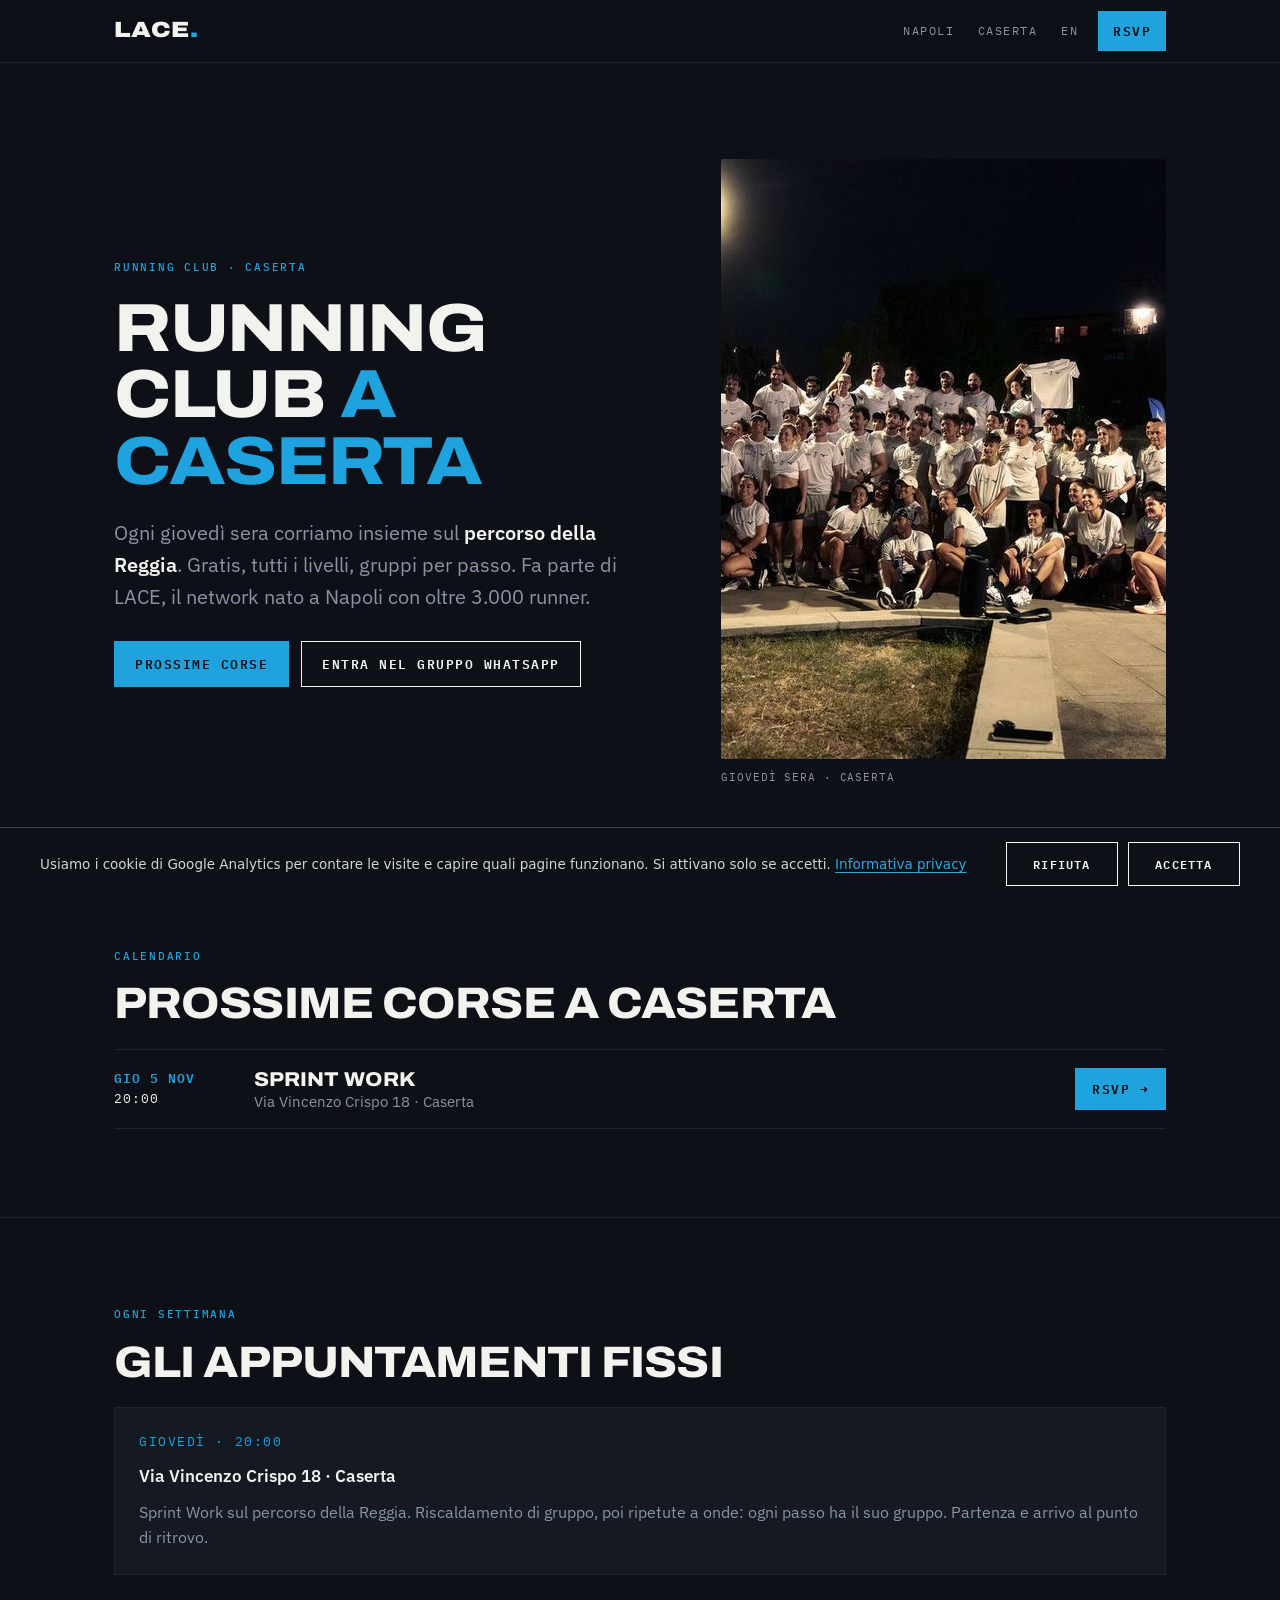
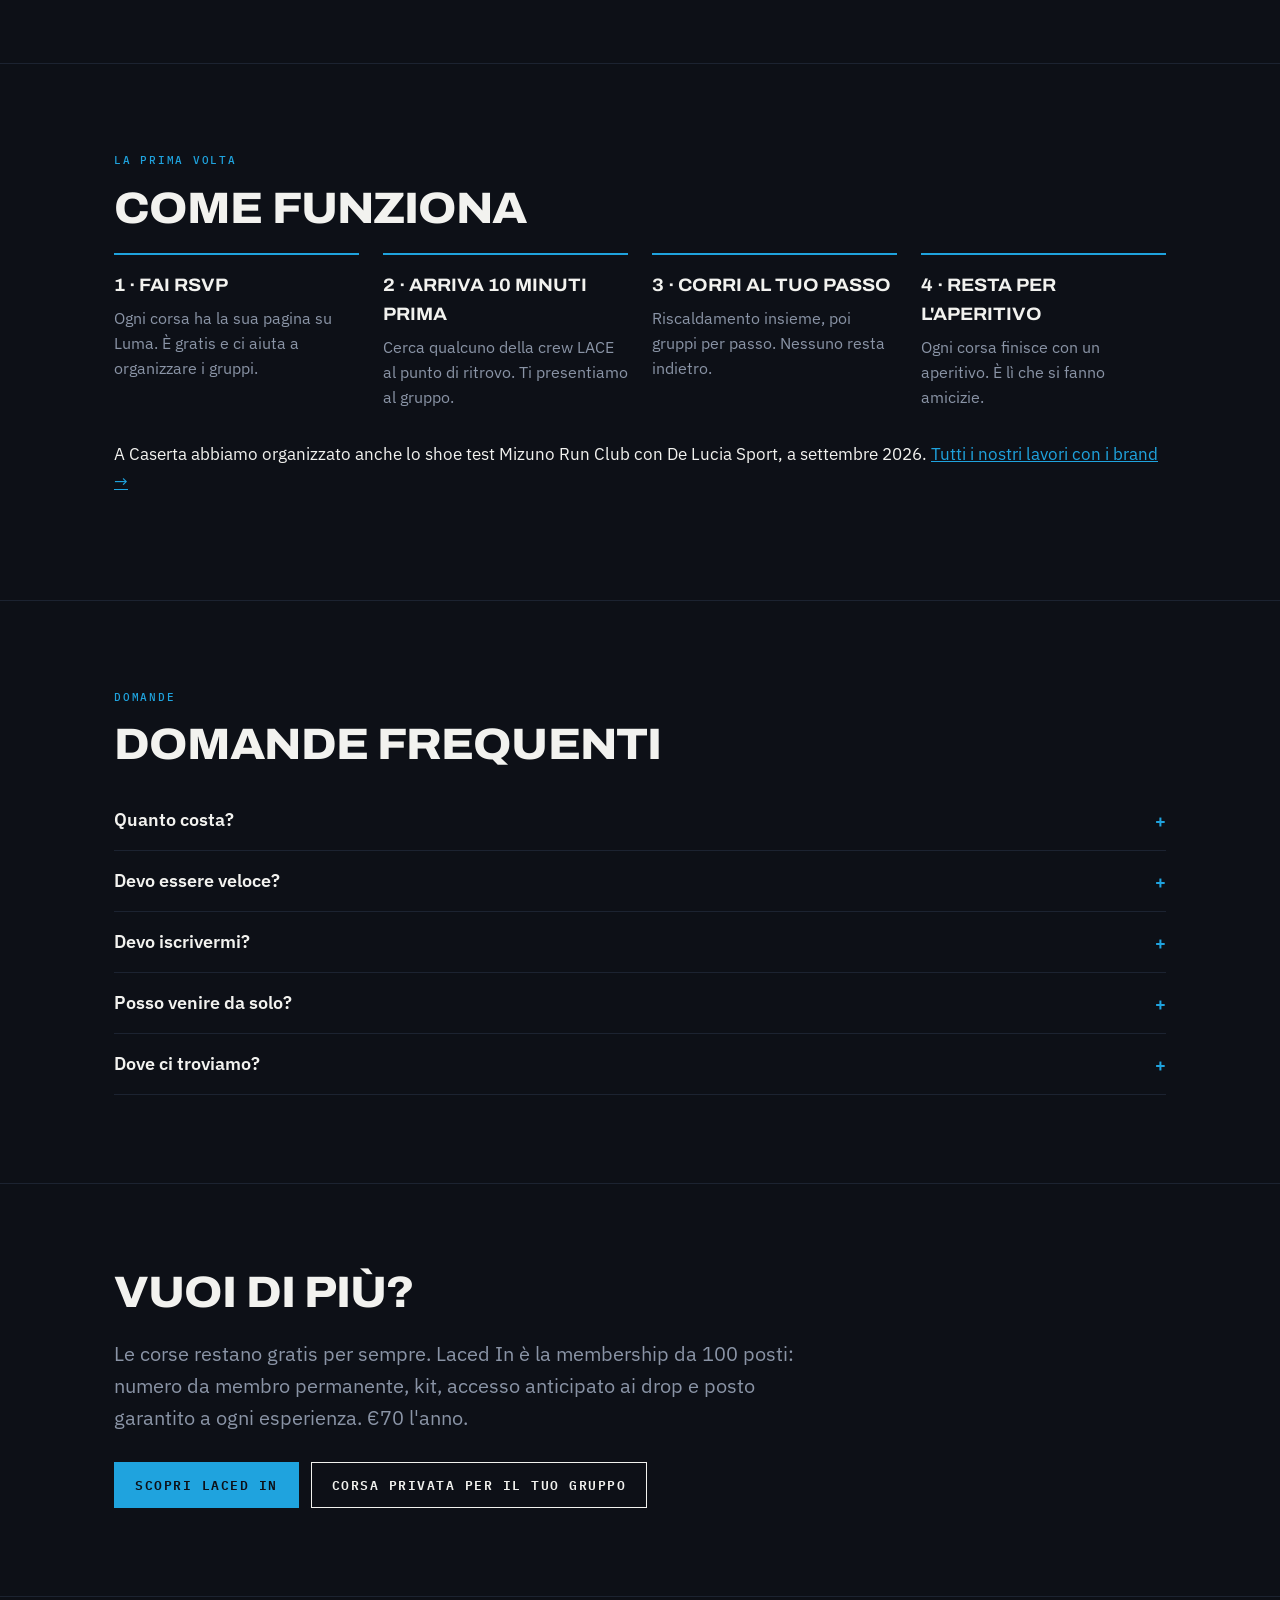
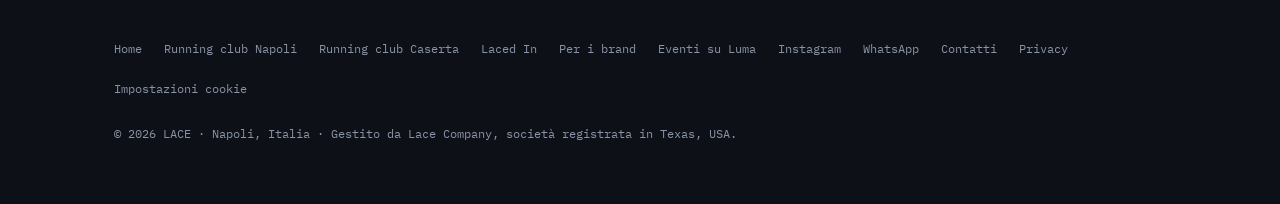
<file: caserta.html>
<!DOCTYPE html>
<html lang="it">
<head>
<meta charset="utf-8">
<meta name="viewport" content="width=device-width, initial-scale=1.0">
<title>Running club a Caserta: corse di gruppo gratuite | LACE</title>
<!-- Google Analytics (GA4): loaded by consent.js only after the visitor accepts -->
<script>
  window.dataLayer = window.dataLayer || [];
  function gtag(){dataLayer.push(arguments);}
</script>
<script src="/consent.js" defer></script>
<link rel="canonical" href="https://lacenapoli.com/caserta.html">
<meta name="description" content="Corse di gruppo gratuite a Caserta con LACE: ogni giovedì alle 20:00 da Via Vincenzo Crispo 18, sul percorso della Reggia. Tutti i livelli. Basta presentarsi.">
<meta name="theme-color" content="#0d1017">
<meta name="robots" content="index,follow">
<meta property="og:type" content="website">
<meta property="og:site_name" content="LACE">
<meta property="og:title" content="Running club a Caserta: corse di gruppo gratuite | LACE">
<meta property="og:description" content="Corse di gruppo gratuite a Caserta con LACE: ogni giovedì alle 20:00 da Via Vincenzo Crispo 18, sul percorso della Reggia. Tutti i livelli. Basta presentarsi.">
<meta property="og:url" content="https://lacenapoli.com/caserta.html">
<meta property="og:image" content="https://lacenapoli.com/img/crowd-4.jpg">
<meta property="og:locale" content="it_IT">
<meta name="twitter:card" content="summary_large_image">
<meta name="twitter:title" content="Running club a Caserta: corse di gruppo gratuite | LACE">
<meta name="twitter:image" content="https://lacenapoli.com/img/crowd-4.jpg">
<link rel="icon" href="/favicon.svg" type="image/svg+xml">
<link rel="preconnect" href="https://fonts.googleapis.com">
<link rel="preconnect" href="https://fonts.gstatic.com" crossorigin>
<link href="https://fonts.googleapis.com/css2?family=Archivo:ital,wdth,wght@0,75..125,400..900&family=IBM+Plex+Mono:wght@400;500;600&family=IBM+Plex+Sans:wght@400;500;600&display=swap" rel="stylesheet">
<link rel="stylesheet" href="/pages.css">
<script type="application/ld+json">
{
 "@context": "https://schema.org",
 "@graph": [
  {
   "@type": "SportsClub",
   "name": "LACE",
   "url": "https://lacenapoli.com/",
   "sameAs": [
    "https://www.instagram.com/lacenapoli",
    "https://www.strava.com/clubs/1325540"
   ],
   "areaServed": "Caserta"
  },
  {
   "@type": "FAQPage",
   "mainEntity": [
    {
     "@type": "Question",
     "name": "Quanto costa?",
     "acceptedAnswer": {
      "@type": "Answer",
      "text": "Niente. Le corse settimanali sono gratuite e aperte a tutti. Laced In, la membership da €70 l'anno, è facoltativa."
     }
    },
    {
     "@type": "Question",
     "name": "Devo essere veloce?",
     "acceptedAnswer": {
      "@type": "Answer",
      "text": "No. Corrono con noi principianti e maratoneti. Ci dividiamo in gruppi per passo, così ognuno trova il suo ritmo."
     }
    },
    {
     "@type": "Question",
     "name": "Devo iscrivermi?",
     "acceptedAnswer": {
      "@type": "Answer",
      "text": "Ti chiediamo di fare RSVP su Luma, anche se non sei sicuro di venire: ci aiuta a organizzare i gruppi. Il link è accanto a ogni data qui sopra."
     }
    },
    {
     "@type": "Question",
     "name": "Posso venire da solo?",
     "acceptedAnswer": {
      "@type": "Answer",
      "text": "Sì, la maggior parte delle persone arriva da sola la prima volta. Arriva 10 minuti prima e cerca qualcuno della crew LACE."
     }
    },
    {
     "@type": "Question",
     "name": "Dove ci troviamo?",
     "acceptedAnswer": {
      "@type": "Answer",
      "text": "In Via Vincenzo Crispo 18, Caserta, ogni giovedì alle 20:00."
     }
    }
   ]
  }
 ]
}
</script>
<!-- EVENTS:START -->
<script type="application/ld+json">
{
 "@context": "https://schema.org",
 "@graph": [
  {
   "@type": "SportsEvent",
   "name": "LACE Sprint Work — Caserta",
   "startDate": "2026-11-05T20:00:00+01:00",
   "endDate": "2026-11-05T21:30:00+01:00",
   "eventStatus": "https://schema.org/EventScheduled",
   "eventAttendanceMode": "https://schema.org/OfflineEventAttendanceMode",
   "isAccessibleForFree": true,
   "url": "https://luma.com/bg14r5su",
   "image": "https://lacenapoli.com/og-image.jpg",
   "description": "Free group run with LACE. Via Vincenzo Crispo 18 · Caserta. RSVP on Luma.",
   "location": {
    "@type": "Place",
    "name": "Via Vincenzo Crispo 18 · Caserta",
    "address": {
     "@type": "PostalAddress",
     "streetAddress": "Via Vincenzo Crispo 18 · Caserta",
     "addressLocality": "Caserta",
     "addressRegion": "Campania",
     "addressCountry": "IT"
    }
   },
   "organizer": {
    "@type": "SportsClub",
    "name": "LACE",
    "url": "https://lacenapoli.com/"
   },
   "offers": {
    "@type": "Offer",
    "price": "0",
    "priceCurrency": "EUR",
    "availability": "https://schema.org/InStock",
    "url": "https://luma.com/bg14r5su"
   }
  }
 ]
}
</script>
<!-- EVENTS:END -->
</head>
<body>
<header class="bar">
  <div class="wrap bar-in">
    <a class="mark" href="/it/">LACE<span>.</span></a>
    <span class="bar-sp"></span>
    <a class="bar-link hide-sm" href="/napoli.html">Napoli</a>
    <a class="bar-link hide-sm" href="/caserta.html">Caserta</a>
    <a class="bar-link" href="/">EN</a>
    <a class="btn is-blue" id="next-rsvp" href="https://luma.com/bg14r5su" target="_blank" rel="noopener" style="min-height:40px;padding:9px 14px">RSVP</a>
  </div>
</header>
<main>

<section class="hero">
  <div class="wrap hero-grid">
    <div>
      <p class="eyebrow">Running club · Caserta</p>
      <h1>Running club <em>a Caserta</em></h1>
      <p class="lede" style="margin-top:22px">Ogni giovedì sera corriamo insieme sul <strong>percorso della Reggia</strong>. Gratis, tutti i livelli, gruppi per passo. Fa parte di LACE, il network nato a Napoli con oltre 3.000 runner.</p>
      <div class="btn-row">
        <a class="btn is-blue" href="#date">Prossime corse</a>
        <a class="btn" href="https://chat.whatsapp.com/L5UGTYFE6Db3BjlqvpoNIA" target="_blank" rel="noopener">Entra nel gruppo WhatsApp</a>
      </div>
    </div>
    <figure class="hero-photo">
      <img src="/img/crowd-4.jpg" width="900" height="600" alt="Il gruppo LACE in maglietta bianca dopo una corsa serale a Caserta" fetchpriority="high">
      <figcaption>Giovedì sera · Caserta</figcaption>
    </figure>
  </div>
</section>

<section class="sec" id="date">
  <div class="wrap">
    <p class="eyebrow">Calendario</p>
    <h2>Prossime corse a Caserta</h2>
    <!-- RUNS:START -->
    <ul class="runs">
      <li class="run">
        <div class="run-when"><b>Gio 5 nov</b>20:00</div>
        <div class="run-title">Sprint Work<span class="run-where">Via Vincenzo Crispo 18 · Caserta</span></div>
        <a class="btn is-blue" href="https://luma.com/bg14r5su" target="_blank" rel="noopener">RSVP →</a>
      </li>
    </ul>
    <!-- RUNS:END -->
  </div>
</section>

<section class="sec">
  <div class="wrap">
    <p class="eyebrow">Ogni settimana</p>
    <h2>Gli appuntamenti fissi</h2>
    <div class="fix">
      <div class="fix-card">
        <div class="fix-when">Giovedì · 20:00</div>
        <div class="fix-where">Via Vincenzo Crispo 18 · Caserta</div>
        <p>Sprint Work sul percorso della Reggia. Riscaldamento di gruppo, poi ripetute a onde: ogni passo ha il suo gruppo. Partenza e arrivo al punto di ritrovo.</p>
      </div>
    </div>
  </div>
</section>

<section class="sec">
  <div class="wrap">
    <p class="eyebrow">La prima volta</p>
    <h2>Come funziona</h2>
    <div class="steps">
      <div class="step"><b>1 · Fai RSVP</b><p>Ogni corsa ha la sua pagina su Luma. È gratis e ci aiuta a organizzare i gruppi.</p></div>
      <div class="step"><b>2 · Arriva 10 minuti prima</b><p>Cerca qualcuno della crew LACE al punto di ritrovo. Ti presentiamo al gruppo.</p></div>
      <div class="step"><b>3 · Corri al tuo passo</b><p>Riscaldamento insieme, poi gruppi per passo. Nessuno resta indietro.</p></div>
      <div class="step"><b>4 · Resta per l'aperitivo</b><p>Ogni corsa finisce con un aperitivo. È lì che si fanno amicizie.</p></div>
    </div>
    <p style="margin-top:32px">A Caserta abbiamo organizzato anche lo shoe test Mizuno Run Club con De Lucia Sport, a settembre 2026. <a href="/it/brands.html">Tutti i nostri lavori con i brand →</a></p>
  </div>
</section>

<section class="sec faq">
  <div class="wrap">
    <p class="eyebrow">Domande</p>
    <h2>Domande frequenti</h2>
      <details><summary>Quanto costa?</summary><p>Niente. Le corse settimanali sono gratuite e aperte a tutti. Laced In, la membership da €70 l'anno, è facoltativa.</p></details>
      <details><summary>Devo essere veloce?</summary><p>No. Corrono con noi principianti e maratoneti. Ci dividiamo in gruppi per passo, così ognuno trova il suo ritmo.</p></details>
      <details><summary>Devo iscrivermi?</summary><p>Ti chiediamo di fare RSVP su Luma, anche se non sei sicuro di venire: ci aiuta a organizzare i gruppi. Il link è accanto a ogni data qui sopra.</p></details>
      <details><summary>Posso venire da solo?</summary><p>Sì, la maggior parte delle persone arriva da sola la prima volta. Arriva 10 minuti prima e cerca qualcuno della crew LACE.</p></details>
      <details><summary>Dove ci troviamo?</summary><p>In Via Vincenzo Crispo 18, Caserta, ogni giovedì alle 20:00.</p></details>
  </div>
</section>

<section class="sec">
  <div class="wrap">
    <h2>Vuoi di più?</h2>
    <p class="lede">Le corse restano gratis per sempre. Laced In è la membership da 100 posti: numero da membro permanente, kit, accesso anticipato ai drop e posto garantito a ogni esperienza. €70 l'anno.</p>
    <div class="btn-row">
      <a class="btn is-blue" href="/it/#membership">Scopri Laced In</a>
      <a class="btn" href="/it/#private">Corsa privata per il tuo gruppo</a>
    </div>
  </div>
</section>
</main>
<footer class="foot">
  <div class="wrap">
    <div class="foot-links">
      <a href="/it/">Home</a>
      <a href="/napoli.html">Running club Napoli</a>
      <a href="/caserta.html">Running club Caserta</a>
      <a href="/it/#membership">Laced In</a>
      <a href="/it/brands.html">Per i brand</a>
      <a href="https://luma.com/user/lacenapoli" target="_blank" rel="noopener">Eventi su Luma</a>
      <a href="https://www.instagram.com/lacenapoli" target="_blank" rel="noopener">Instagram</a>
      <a href="https://chat.whatsapp.com/L5UGTYFE6Db3BjlqvpoNIA" target="_blank" rel="noopener">WhatsApp</a>
      <a href="/contact.html">Contatti</a>
      <a href="/privacy.html">Privacy</a>
      <a href="/privacy.html#cookies" data-cookie-settings>Impostazioni cookie</a>
    </div>
    <p style="margin:0">© 2026 LACE · Napoli, Italia · Gestito da Lace Company, società registrata in Texas, USA.</p>
  </div>
</footer>
</body>
</html>
</file>
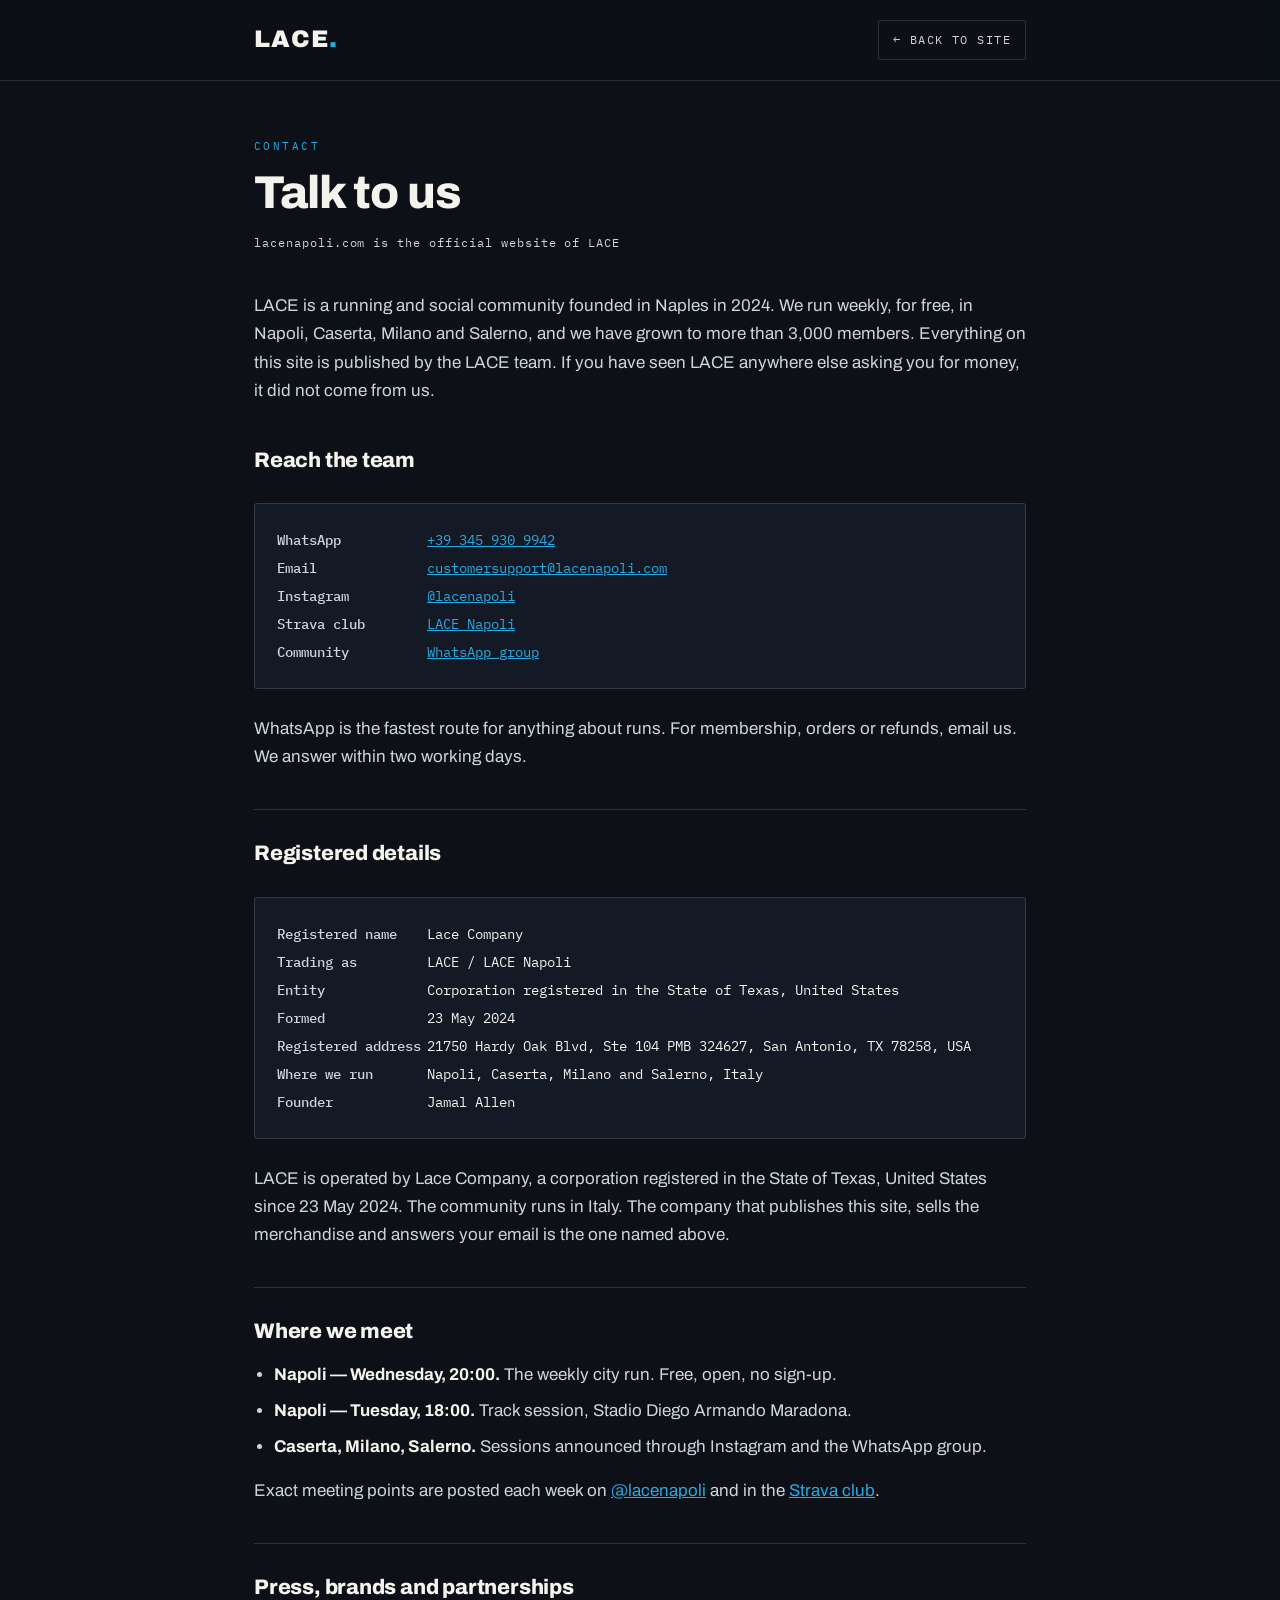
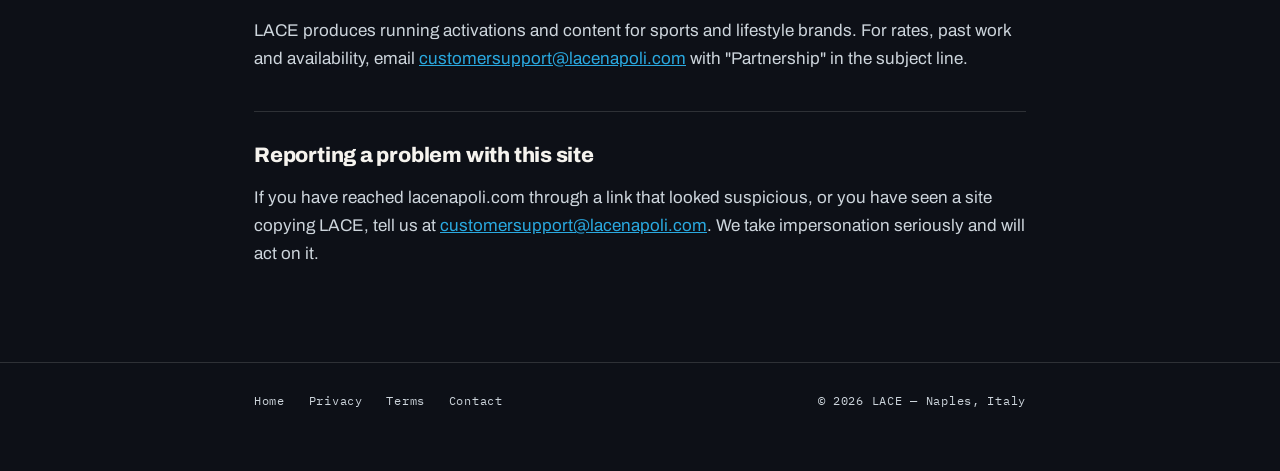
<file: contact.html>
<!DOCTYPE html>
<html lang="en">
<head>
<meta charset="UTF-8">
<meta name="viewport" content="width=device-width, initial-scale=1.0">
<title>Contact &amp; About LACE — Official Site</title>
<meta name="description" content="Contact LACE Napoli. Who runs the club, where to find us, where we meet each week, and how to reach the team. lacenapoli.com is the official LACE website.">
<link rel="canonical" href="https://lacenapoli.com/contact.html">
<meta name="robots" content="index,follow">
<link rel="icon" href="/favicon.svg" type="image/svg+xml">
<link rel="preconnect" href="https://fonts.googleapis.com">
<link rel="preconnect" href="https://fonts.gstatic.com" crossorigin>
<link href="https://fonts.googleapis.com/css2?family=Archivo:wdth,wght@62..125,300..900&family=IBM+Plex+Mono:wght@400;500;600&display=swap" rel="stylesheet">
<link rel="stylesheet" href="/legal.css">
<script type="application/ld+json">
{
  "@context":"https://schema.org",
  "@type":"SportsClub",
  "name":"LACE Napoli",
  "alternateName":["LACE","LACE Network","LACE Napoli Running Club"],
  "url":"https://lacenapoli.com",
  "email":"customersupport@lacenapoli.com",
  "logo":"https://lacenapoli.com/og-image.jpg",
  "image":"https://lacenapoli.com/og-image.jpg",
  "description":"LACE is a running and social community founded in Naples, with weekly free sessions in Napoli, Caserta, Milano and Salerno.",
  "foundingLocation":{"@type":"Place","name":"Naples, Italy"},
  "address":{
    "@type":"PostalAddress",
    "addressLocality":"Napoli",
    "addressRegion":"Campania",
    "addressCountry":"IT"
  },
  "telephone":"+39 345 930 9942",
  "sameAs":[
    "https://www.instagram.com/lacenapoli",
    "https://www.instagram.com/lacemilanosocialclub",
    "https://www.strava.com/clubs/1325540"
  ],
  "contactPoint":{
    "@type":"ContactPoint",
    "contactType":"customer support",
    "telephone":"+39 345 930 9942",
    "email":"customersupport@lacenapoli.com",
    "availableLanguage":["English","Italian"]
  }
}
</script>
</head>
<body>

<header class="doc-nav">
  <div class="wrap">
    <a href="/" class="logo">LACE<span>.</span></a>
    <a href="/" class="back">← Back to site</a>
  </div>
</header>

<main>
<div class="wrap">

  <div class="tag">Contact</div>
  <h1>Talk to us</h1>
  <div class="updated">lacenapoli.com is the official website of LACE</div>

  <p>LACE is a running and social community founded in Naples in 2024. We run weekly, for free, in Napoli, Caserta, Milano and Salerno, and we have grown to more than 3,000 members. Everything on this site is published by the LACE team. If you have seen LACE anywhere else asking you for money, it did not come from us.</p>

  <h2>Reach the team</h2>
  <div class="box">
    <div class="kv">
      <b>WhatsApp</b><a href="https://wa.me/393459309942" target="_blank" rel="noopener">+39 345 930 9942</a><br>
      <b>Email</b><a href="mailto:customersupport@lacenapoli.com">customersupport@lacenapoli.com</a><br>
      <b>Instagram</b><a href="https://www.instagram.com/lacenapoli" target="_blank" rel="noopener">@lacenapoli</a><br>
      <b>Strava club</b><a href="https://www.strava.com/clubs/1325540" target="_blank" rel="noopener">LACE Napoli</a><br>
      <b>Community</b><a href="https://chat.whatsapp.com/L5UGTYFE6Db3BjlqvpoNIA" target="_blank" rel="noopener">WhatsApp group</a>
    </div>
  </div>
  <p>WhatsApp is the fastest route for anything about runs. For membership, orders or refunds, email us. We answer within two working days.</p>

  <h2>Registered details</h2>
  <div class="box">
    <div class="kv">
      <b>Registered name</b>Lace Company<br>
      <b>Trading as</b>LACE / LACE Napoli<br>
      <b>Entity</b>Corporation registered in the State of Texas, United States<br>
      <b>Formed</b>23 May 2024<br>
      <b>Registered address</b>21750 Hardy Oak Blvd, Ste 104 PMB 324627, San Antonio, TX 78258, USA<br>
      <b>Where we run</b>Napoli, Caserta, Milano and Salerno, Italy<br>
      <b>Founder</b>Jamal Allen
    </div>
  </div>

  <p>LACE is operated by Lace Company, a corporation registered in the State of Texas, United States since 23 May 2024. The community runs in Italy. The company that publishes this site, sells the merchandise and answers your email is the one named above.</p>

  <h2>Where we meet</h2>
  <ul>
    <li><strong>Napoli — Wednesday, 20:00.</strong> The weekly city run. Free, open, no sign-up.</li>
    <li><strong>Napoli — Tuesday, 18:00.</strong> Track session, Stadio Diego Armando Maradona.</li>
    <li><strong>Caserta, Milano, Salerno.</strong> Sessions announced through Instagram and the WhatsApp group.</li>
  </ul>
  <p>Exact meeting points are posted each week on <a href="https://www.instagram.com/lacenapoli" target="_blank" rel="noopener">@lacenapoli</a> and in the <a href="https://www.strava.com/clubs/1325540" target="_blank" rel="noopener">Strava club</a>.</p>

  <h2>Press, brands and partnerships</h2>
  <p>LACE produces running activations and content for sports and lifestyle brands. For rates, past work and availability, email <a href="mailto:customersupport@lacenapoli.com">customersupport@lacenapoli.com</a> with "Partnership" in the subject line.</p>

  <h2>Reporting a problem with this site</h2>
  <p>If you have reached lacenapoli.com through a link that looked suspicious, or you have seen a site copying LACE, tell us at <a href="mailto:customersupport@lacenapoli.com">customersupport@lacenapoli.com</a>. We take impersonation seriously and will act on it.</p>

</div>
</main>

<footer class="doc-foot">
  <div class="wrap">
    <div>
      <a href="/">Home</a>
      <a href="/privacy.html">Privacy</a>
      <a href="/terms.html">Terms</a>
      <a href="/contact.html">Contact</a>
    </div>
    <div>© 2026 LACE — Naples, Italy</div>
  </div>
</footer>

</body>
</html>
</file>
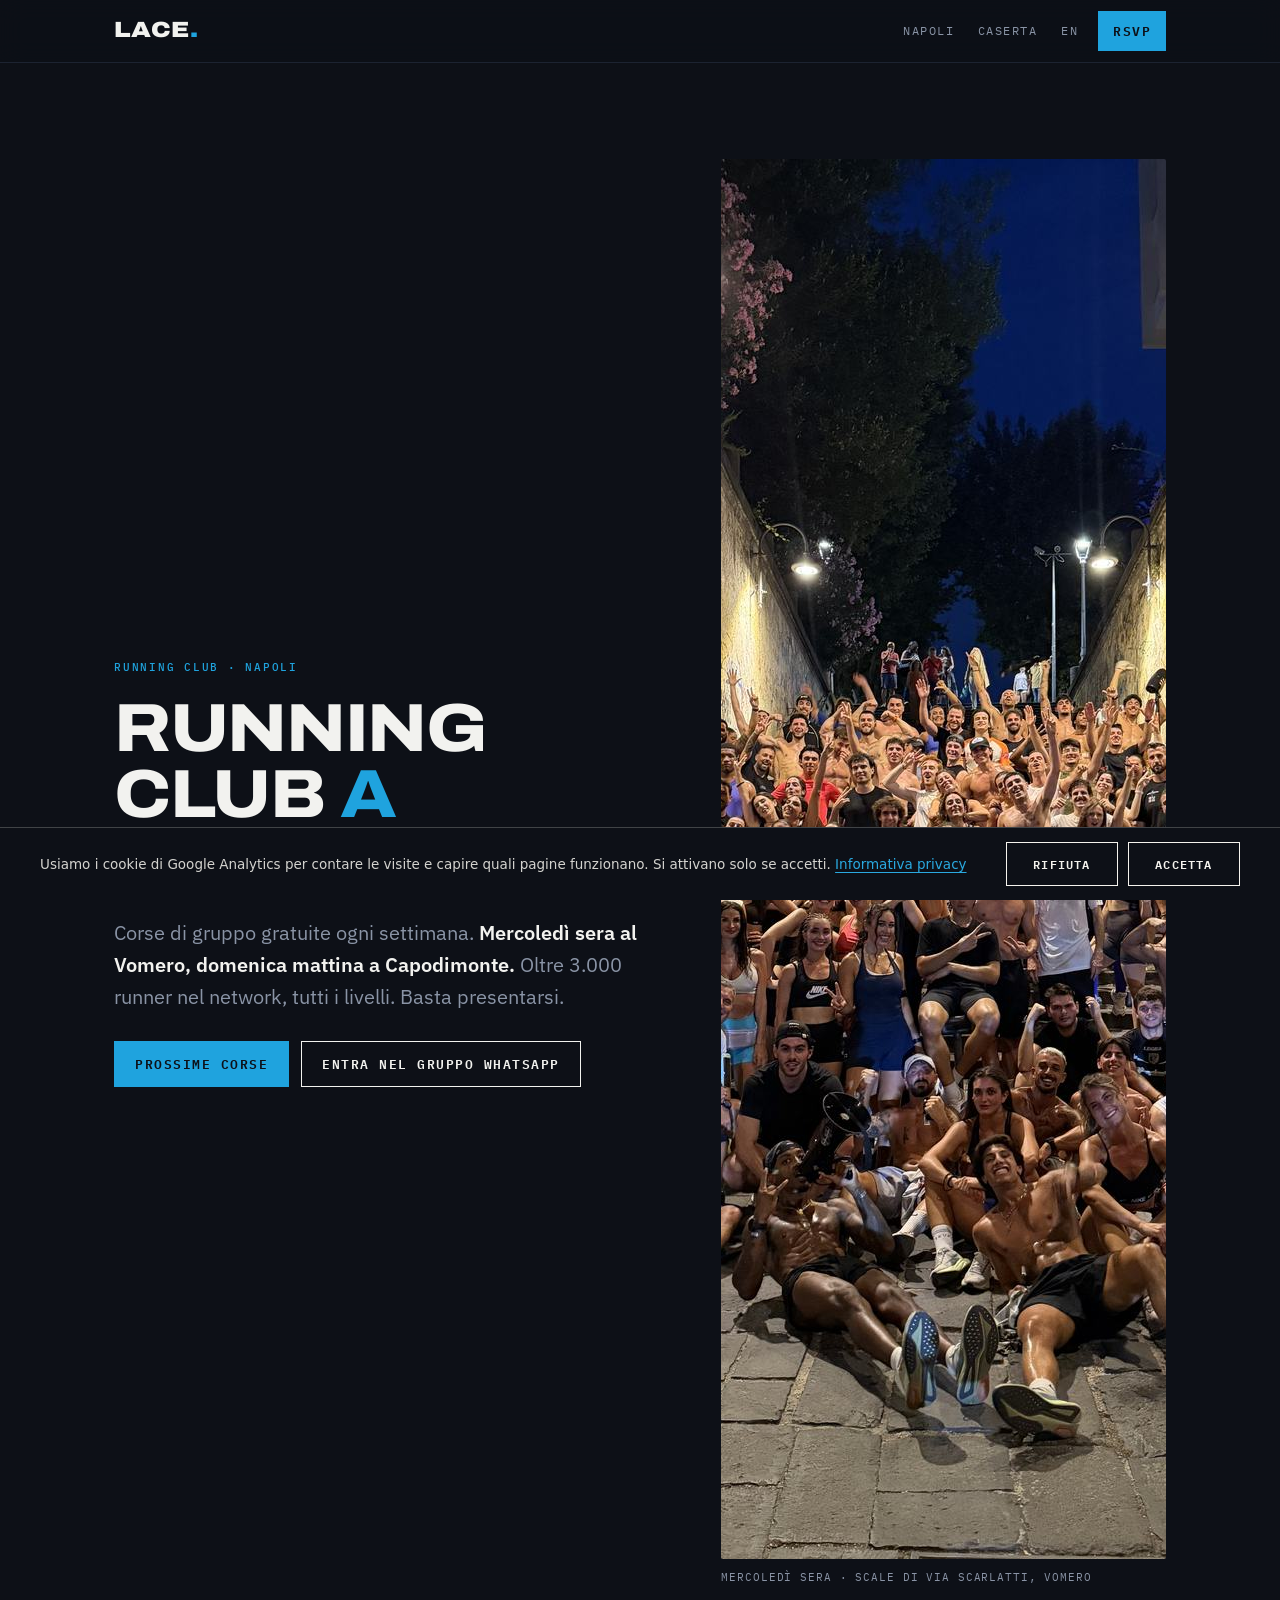
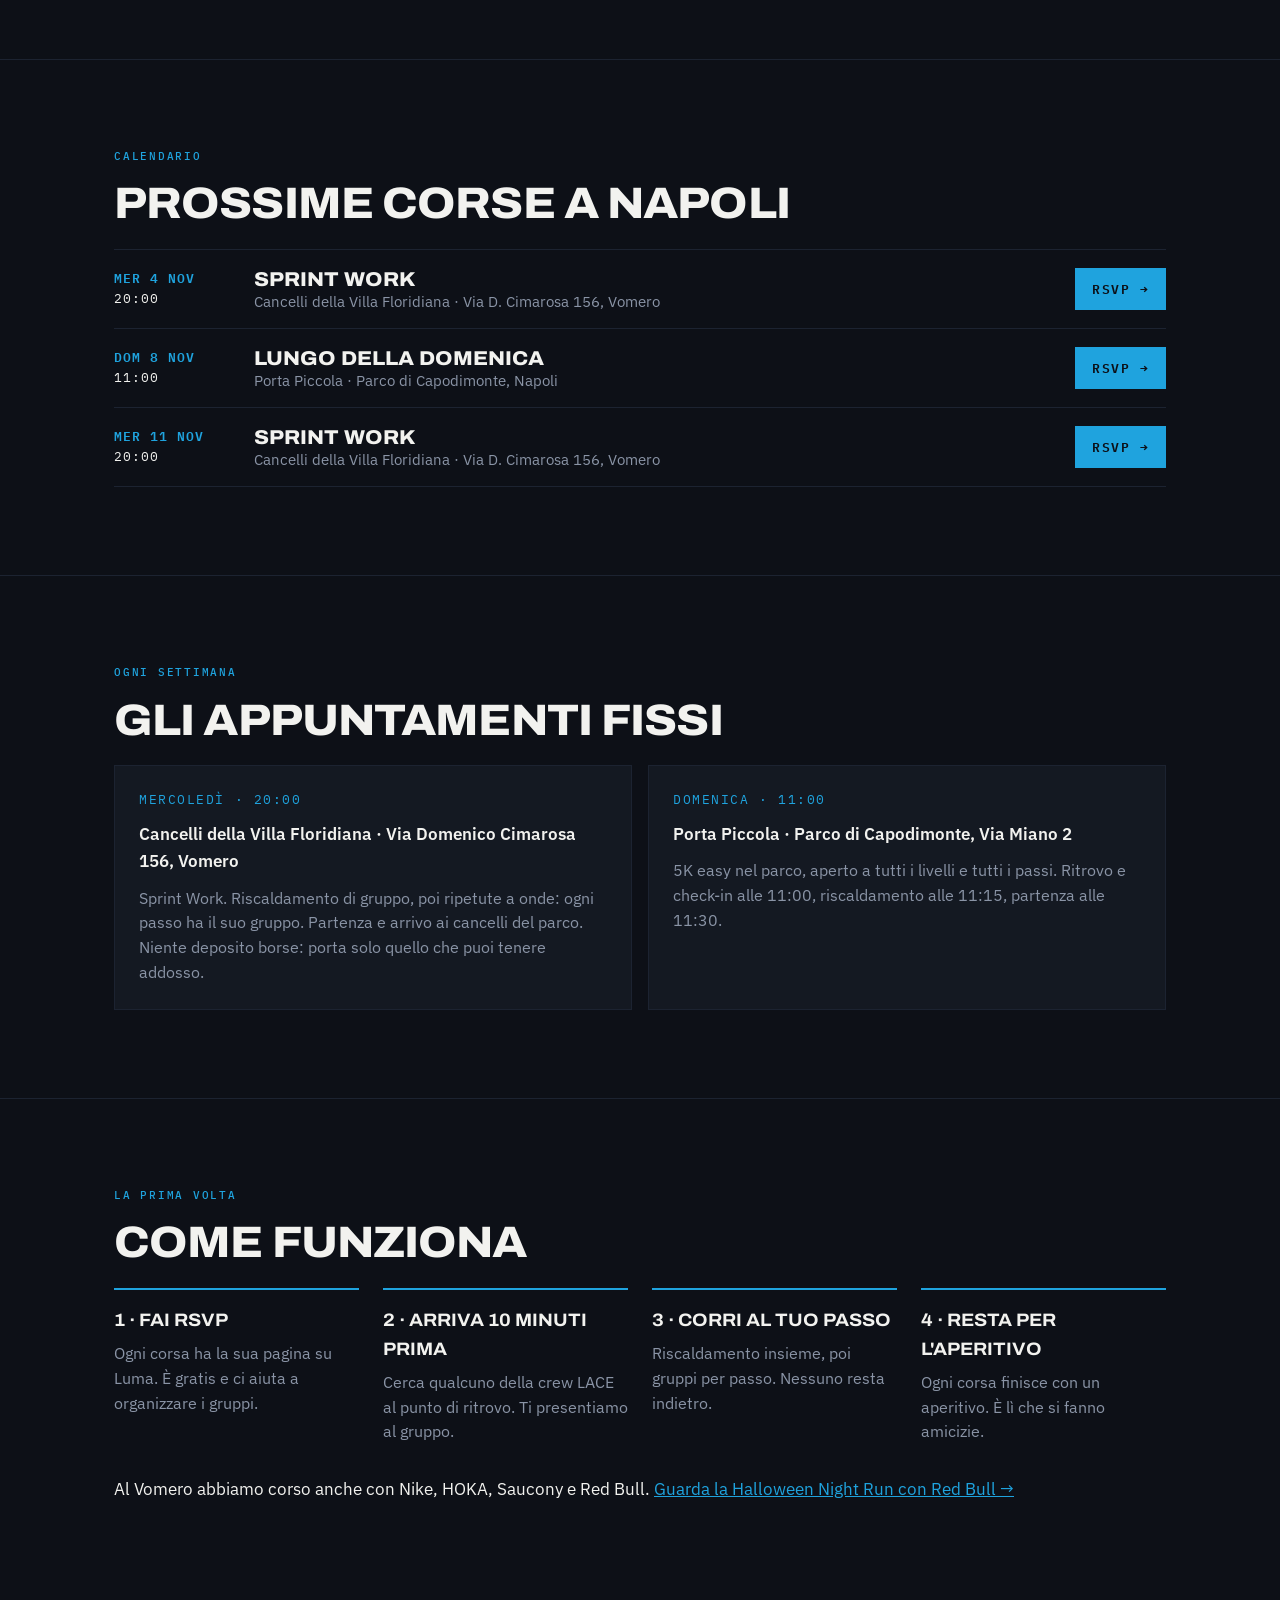
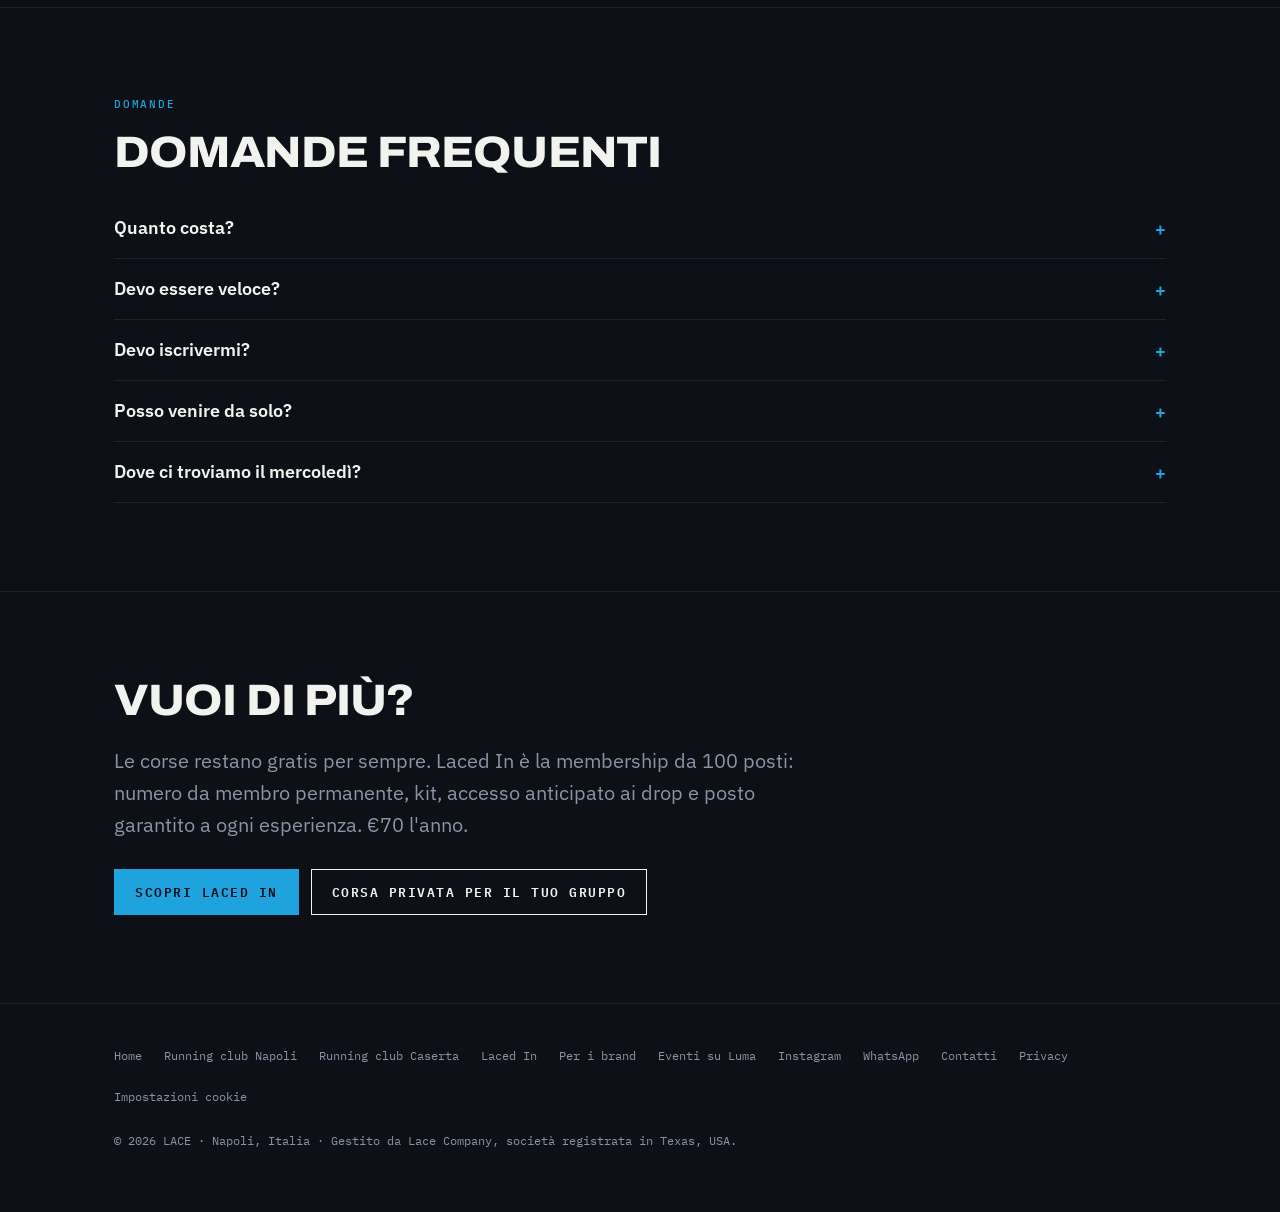
<file: napoli.html>
<!DOCTYPE html>
<html lang="it">
<head>
<meta charset="utf-8">
<meta name="viewport" content="width=device-width, initial-scale=1.0">
<title>Running club a Napoli: corse di gruppo gratuite | LACE</title>
<!-- Google Analytics (GA4): loaded by consent.js only after the visitor accepts -->
<script>
  window.dataLayer = window.dataLayer || [];
  function gtag(){dataLayer.push(arguments);}
</script>
<script src="/consent.js" defer></script>
<link rel="canonical" href="https://lacenapoli.com/napoli.html">
<meta name="description" content="Corse di gruppo gratuite a Napoli con LACE: mercoledì sera al Vomero, domenica mattina a Capodimonte. Oltre 3.000 runner, tutti i livelli. Basta presentarsi.">
<meta name="theme-color" content="#0d1017">
<meta name="robots" content="index,follow">
<meta property="og:type" content="website">
<meta property="og:site_name" content="LACE">
<meta property="og:title" content="Running club a Napoli: corse di gruppo gratuite | LACE">
<meta property="og:description" content="Corse di gruppo gratuite a Napoli con LACE: mercoledì sera al Vomero, domenica mattina a Capodimonte. Oltre 3.000 runner, tutti i livelli. Basta presentarsi.">
<meta property="og:url" content="https://lacenapoli.com/napoli.html">
<meta property="og:image" content="https://lacenapoli.com/og-image.jpg">
<meta property="og:locale" content="it_IT">
<meta name="twitter:card" content="summary_large_image">
<meta name="twitter:title" content="Running club a Napoli: corse di gruppo gratuite | LACE">
<meta name="twitter:image" content="https://lacenapoli.com/og-image.jpg">
<link rel="icon" href="/favicon.svg" type="image/svg+xml">
<link rel="preconnect" href="https://fonts.googleapis.com">
<link rel="preconnect" href="https://fonts.gstatic.com" crossorigin>
<link href="https://fonts.googleapis.com/css2?family=Archivo:ital,wdth,wght@0,75..125,400..900&family=IBM+Plex+Mono:wght@400;500;600&family=IBM+Plex+Sans:wght@400;500;600&display=swap" rel="stylesheet">
<link rel="stylesheet" href="/pages.css">
<script type="application/ld+json">
{
 "@context": "https://schema.org",
 "@graph": [
  {
   "@type": "SportsClub",
   "name": "LACE",
   "url": "https://lacenapoli.com/",
   "sameAs": [
    "https://www.instagram.com/lacenapoli",
    "https://www.strava.com/clubs/1325540"
   ],
   "areaServed": "Napoli"
  },
  {
   "@type": "FAQPage",
   "mainEntity": [
    {
     "@type": "Question",
     "name": "Quanto costa?",
     "acceptedAnswer": {
      "@type": "Answer",
      "text": "Niente. Le corse settimanali sono gratuite e aperte a tutti. Laced In, la membership da €70 l'anno, è facoltativa."
     }
    },
    {
     "@type": "Question",
     "name": "Devo essere veloce?",
     "acceptedAnswer": {
      "@type": "Answer",
      "text": "No. Corrono con noi principianti e maratoneti. Ci dividiamo in gruppi per passo, così ognuno trova il suo ritmo."
     }
    },
    {
     "@type": "Question",
     "name": "Devo iscrivermi?",
     "acceptedAnswer": {
      "@type": "Answer",
      "text": "Ti chiediamo di fare RSVP su Luma, anche se non sei sicuro di venire: ci aiuta a organizzare i gruppi. Il link è accanto a ogni data qui sopra."
     }
    },
    {
     "@type": "Question",
     "name": "Posso venire da solo?",
     "acceptedAnswer": {
      "@type": "Answer",
      "text": "Sì, la maggior parte delle persone arriva da sola la prima volta. Arriva 10 minuti prima e cerca qualcuno della crew LACE."
     }
    },
    {
     "@type": "Question",
     "name": "Dove ci troviamo il mercoledì?",
     "acceptedAnswer": {
      "@type": "Answer",
      "text": "Davanti ai cancelli della Villa Floridiana, Via Domenico Cimarosa 156, al Vomero. Partiamo alle 20:00."
     }
    }
   ]
  }
 ]
}
</script>
<!-- EVENTS:START -->
<script type="application/ld+json">
{
 "@context": "https://schema.org",
 "@graph": [
  {
   "@type": "SportsEvent",
   "name": "LACE Sprint Work",
   "startDate": "2026-11-04T20:00:00+01:00",
   "endDate": "2026-11-04T21:30:00+01:00",
   "eventStatus": "https://schema.org/EventScheduled",
   "eventAttendanceMode": "https://schema.org/OfflineEventAttendanceMode",
   "isAccessibleForFree": true,
   "url": "https://luma.com/khrs9nvd",
   "image": "https://lacenapoli.com/og-image.jpg",
   "description": "Free group run with LACE. Villa Floridiana gates · Via D. Cimarosa 156, Vomero. RSVP on Luma.",
   "location": {
    "@type": "Place",
    "name": "Villa Floridiana gates · Via D. Cimarosa 156, Vomero",
    "address": {
     "@type": "PostalAddress",
     "streetAddress": "Villa Floridiana gates · Via D. Cimarosa 156, Vomero",
     "addressLocality": "Napoli",
     "addressRegion": "Campania",
     "addressCountry": "IT"
    }
   },
   "organizer": {
    "@type": "SportsClub",
    "name": "LACE",
    "url": "https://lacenapoli.com/"
   },
   "offers": {
    "@type": "Offer",
    "price": "0",
    "priceCurrency": "EUR",
    "availability": "https://schema.org/InStock",
    "url": "https://luma.com/khrs9nvd"
   }
  },
  {
   "@type": "SportsEvent",
   "name": "LACE Sunday Long Run",
   "startDate": "2026-11-08T11:00:00+01:00",
   "endDate": "2026-11-08T12:30:00+01:00",
   "eventStatus": "https://schema.org/EventScheduled",
   "eventAttendanceMode": "https://schema.org/OfflineEventAttendanceMode",
   "isAccessibleForFree": true,
   "url": "https://luma.com/trhags3p",
   "image": "https://lacenapoli.com/og-image.jpg",
   "description": "Free group run with LACE. Porta Piccola · Parco di Capodimonte, Napoli. RSVP on Luma.",
   "location": {
    "@type": "Place",
    "name": "Porta Piccola · Parco di Capodimonte, Napoli",
    "address": {
     "@type": "PostalAddress",
     "streetAddress": "Porta Piccola · Parco di Capodimonte, Napoli",
     "addressLocality": "Napoli",
     "addressRegion": "Campania",
     "addressCountry": "IT"
    }
   },
   "organizer": {
    "@type": "SportsClub",
    "name": "LACE",
    "url": "https://lacenapoli.com/"
   },
   "offers": {
    "@type": "Offer",
    "price": "0",
    "priceCurrency": "EUR",
    "availability": "https://schema.org/InStock",
    "url": "https://luma.com/trhags3p"
   }
  },
  {
   "@type": "SportsEvent",
   "name": "LACE Sprint Work",
   "startDate": "2026-11-11T20:00:00+01:00",
   "endDate": "2026-11-11T21:30:00+01:00",
   "eventStatus": "https://schema.org/EventScheduled",
   "eventAttendanceMode": "https://schema.org/OfflineEventAttendanceMode",
   "isAccessibleForFree": true,
   "url": "https://luma.com/esevk4bo",
   "image": "https://lacenapoli.com/og-image.jpg",
   "description": "Free group run with LACE. Villa Floridiana gates · Via D. Cimarosa 156, Vomero. RSVP on Luma.",
   "location": {
    "@type": "Place",
    "name": "Villa Floridiana gates · Via D. Cimarosa 156, Vomero",
    "address": {
     "@type": "PostalAddress",
     "streetAddress": "Villa Floridiana gates · Via D. Cimarosa 156, Vomero",
     "addressLocality": "Napoli",
     "addressRegion": "Campania",
     "addressCountry": "IT"
    }
   },
   "organizer": {
    "@type": "SportsClub",
    "name": "LACE",
    "url": "https://lacenapoli.com/"
   },
   "offers": {
    "@type": "Offer",
    "price": "0",
    "priceCurrency": "EUR",
    "availability": "https://schema.org/InStock",
    "url": "https://luma.com/esevk4bo"
   }
  }
 ]
}
</script>
<!-- EVENTS:END -->
</head>
<body>
<header class="bar">
  <div class="wrap bar-in">
    <a class="mark" href="/it/">LACE<span>.</span></a>
    <span class="bar-sp"></span>
    <a class="bar-link hide-sm" href="/napoli.html">Napoli</a>
    <a class="bar-link hide-sm" href="/caserta.html">Caserta</a>
    <a class="bar-link" href="/">EN</a>
    <a class="btn is-blue" id="next-rsvp" href="https://luma.com/khrs9nvd" target="_blank" rel="noopener" style="min-height:40px;padding:9px 14px">RSVP</a>
  </div>
</header>
<main>

<section class="hero">
  <div class="wrap hero-grid">
    <div>
      <p class="eyebrow">Running club · Napoli</p>
      <h1>Running club <em>a Napoli</em></h1>
      <p class="lede" style="margin-top:22px">Corse di gruppo gratuite ogni settimana. <strong>Mercoledì sera al Vomero, domenica mattina a Capodimonte.</strong> Oltre 3.000 runner nel network, tutti i livelli. Basta presentarsi.</p>
      <div class="btn-row">
        <a class="btn is-blue" href="#date">Prossime corse</a>
        <a class="btn" href="https://chat.whatsapp.com/L5UGTYFE6Db3BjlqvpoNIA" target="_blank" rel="noopener">Entra nel gruppo WhatsApp</a>
      </div>
    </div>
    <figure class="hero-photo">
      <img src="/img/scarlatti-steps.jpg" width="1050" height="1400" alt="Oltre cento runner LACE sulle scale di via Scarlatti al Vomero dopo una corsa del mercoledì sera" fetchpriority="high">
      <figcaption>Mercoledì sera · Scale di via Scarlatti, Vomero</figcaption>
    </figure>
  </div>
</section>

<section class="sec" id="date">
  <div class="wrap">
    <p class="eyebrow">Calendario</p>
    <h2>Prossime corse a Napoli</h2>
    <!-- RUNS:START -->
    <ul class="runs">
      <li class="run">
        <div class="run-when"><b>Mer 4 nov</b>20:00</div>
        <div class="run-title">Sprint Work<span class="run-where">Cancelli della Villa Floridiana · Via D. Cimarosa 156, Vomero</span></div>
        <a class="btn is-blue" href="https://luma.com/khrs9nvd" target="_blank" rel="noopener">RSVP →</a>
      </li>
      <li class="run">
        <div class="run-when"><b>Dom 8 nov</b>11:00</div>
        <div class="run-title">Lungo della domenica<span class="run-where">Porta Piccola · Parco di Capodimonte, Napoli</span></div>
        <a class="btn is-blue" href="https://luma.com/trhags3p" target="_blank" rel="noopener">RSVP →</a>
      </li>
      <li class="run">
        <div class="run-when"><b>Mer 11 nov</b>20:00</div>
        <div class="run-title">Sprint Work<span class="run-where">Cancelli della Villa Floridiana · Via D. Cimarosa 156, Vomero</span></div>
        <a class="btn is-blue" href="https://luma.com/esevk4bo" target="_blank" rel="noopener">RSVP →</a>
      </li>
    </ul>
    <!-- RUNS:END -->
  </div>
</section>

<section class="sec">
  <div class="wrap">
    <p class="eyebrow">Ogni settimana</p>
    <h2>Gli appuntamenti fissi</h2>
    <div class="fix">
      <div class="fix-card">
        <div class="fix-when">Mercoledì · 20:00</div>
        <div class="fix-where">Cancelli della Villa Floridiana · Via Domenico Cimarosa 156, Vomero</div>
        <p>Sprint Work. Riscaldamento di gruppo, poi ripetute a onde: ogni passo ha il suo gruppo. Partenza e arrivo ai cancelli del parco. Niente deposito borse: porta solo quello che puoi tenere addosso.</p>
      </div>
      <div class="fix-card">
        <div class="fix-when">Domenica · 11:00</div>
        <div class="fix-where">Porta Piccola · Parco di Capodimonte, Via Miano 2</div>
        <p>5K easy nel parco, aperto a tutti i livelli e tutti i passi. Ritrovo e check-in alle 11:00, riscaldamento alle 11:15, partenza alle 11:30.</p>
      </div>
    </div>
  </div>
</section>

<section class="sec">
  <div class="wrap">
    <p class="eyebrow">La prima volta</p>
    <h2>Come funziona</h2>
    <div class="steps">
      <div class="step"><b>1 · Fai RSVP</b><p>Ogni corsa ha la sua pagina su Luma. È gratis e ci aiuta a organizzare i gruppi.</p></div>
      <div class="step"><b>2 · Arriva 10 minuti prima</b><p>Cerca qualcuno della crew LACE al punto di ritrovo. Ti presentiamo al gruppo.</p></div>
      <div class="step"><b>3 · Corri al tuo passo</b><p>Riscaldamento insieme, poi gruppi per passo. Nessuno resta indietro.</p></div>
      <div class="step"><b>4 · Resta per l'aperitivo</b><p>Ogni corsa finisce con un aperitivo. È lì che si fanno amicizie.</p></div>
    </div>
    <p style="margin-top:32px">Al Vomero abbiamo corso anche con Nike, HOKA, Saucony e Red Bull. <a href="/red-bull-halloween-night-run.html">Guarda la Halloween Night Run con Red Bull →</a></p>
  </div>
</section>

<section class="sec faq">
  <div class="wrap">
    <p class="eyebrow">Domande</p>
    <h2>Domande frequenti</h2>
      <details><summary>Quanto costa?</summary><p>Niente. Le corse settimanali sono gratuite e aperte a tutti. Laced In, la membership da €70 l'anno, è facoltativa.</p></details>
      <details><summary>Devo essere veloce?</summary><p>No. Corrono con noi principianti e maratoneti. Ci dividiamo in gruppi per passo, così ognuno trova il suo ritmo.</p></details>
      <details><summary>Devo iscrivermi?</summary><p>Ti chiediamo di fare RSVP su Luma, anche se non sei sicuro di venire: ci aiuta a organizzare i gruppi. Il link è accanto a ogni data qui sopra.</p></details>
      <details><summary>Posso venire da solo?</summary><p>Sì, la maggior parte delle persone arriva da sola la prima volta. Arriva 10 minuti prima e cerca qualcuno della crew LACE.</p></details>
      <details><summary>Dove ci troviamo il mercoledì?</summary><p>Davanti ai cancelli della Villa Floridiana, Via Domenico Cimarosa 156, al Vomero. Partiamo alle 20:00.</p></details>
  </div>
</section>

<section class="sec">
  <div class="wrap">
    <h2>Vuoi di più?</h2>
    <p class="lede">Le corse restano gratis per sempre. Laced In è la membership da 100 posti: numero da membro permanente, kit, accesso anticipato ai drop e posto garantito a ogni esperienza. €70 l'anno.</p>
    <div class="btn-row">
      <a class="btn is-blue" href="/it/#membership">Scopri Laced In</a>
      <a class="btn" href="/it/#private">Corsa privata per il tuo gruppo</a>
    </div>
  </div>
</section>
</main>
<footer class="foot">
  <div class="wrap">
    <div class="foot-links">
      <a href="/it/">Home</a>
      <a href="/napoli.html">Running club Napoli</a>
      <a href="/caserta.html">Running club Caserta</a>
      <a href="/it/#membership">Laced In</a>
      <a href="/it/brands.html">Per i brand</a>
      <a href="https://luma.com/user/lacenapoli" target="_blank" rel="noopener">Eventi su Luma</a>
      <a href="https://www.instagram.com/lacenapoli" target="_blank" rel="noopener">Instagram</a>
      <a href="https://chat.whatsapp.com/L5UGTYFE6Db3BjlqvpoNIA" target="_blank" rel="noopener">WhatsApp</a>
      <a href="/contact.html">Contatti</a>
      <a href="/privacy.html">Privacy</a>
      <a href="/privacy.html#cookies" data-cookie-settings>Impostazioni cookie</a>
    </div>
    <p style="margin:0">© 2026 LACE · Napoli, Italia · Gestito da Lace Company, società registrata in Texas, USA.</p>
  </div>
</footer>
</body>
</html>
</file>
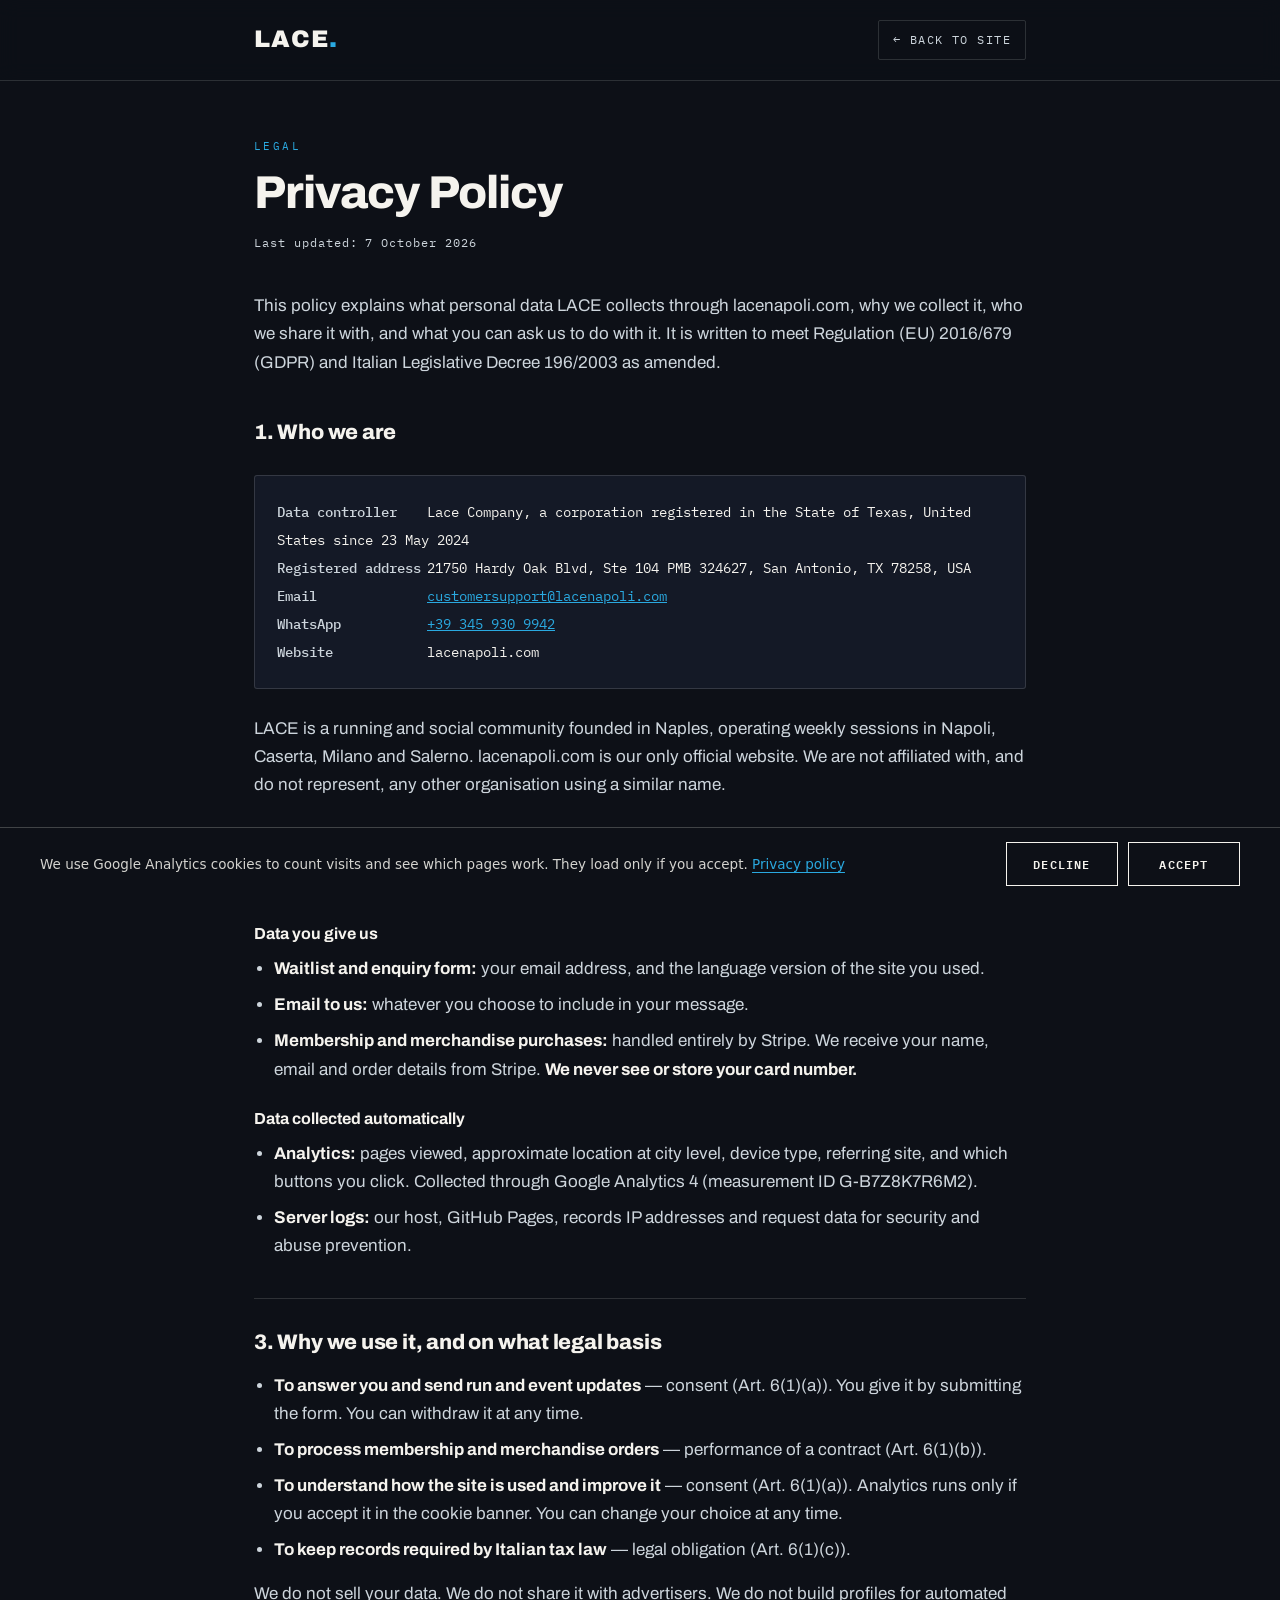
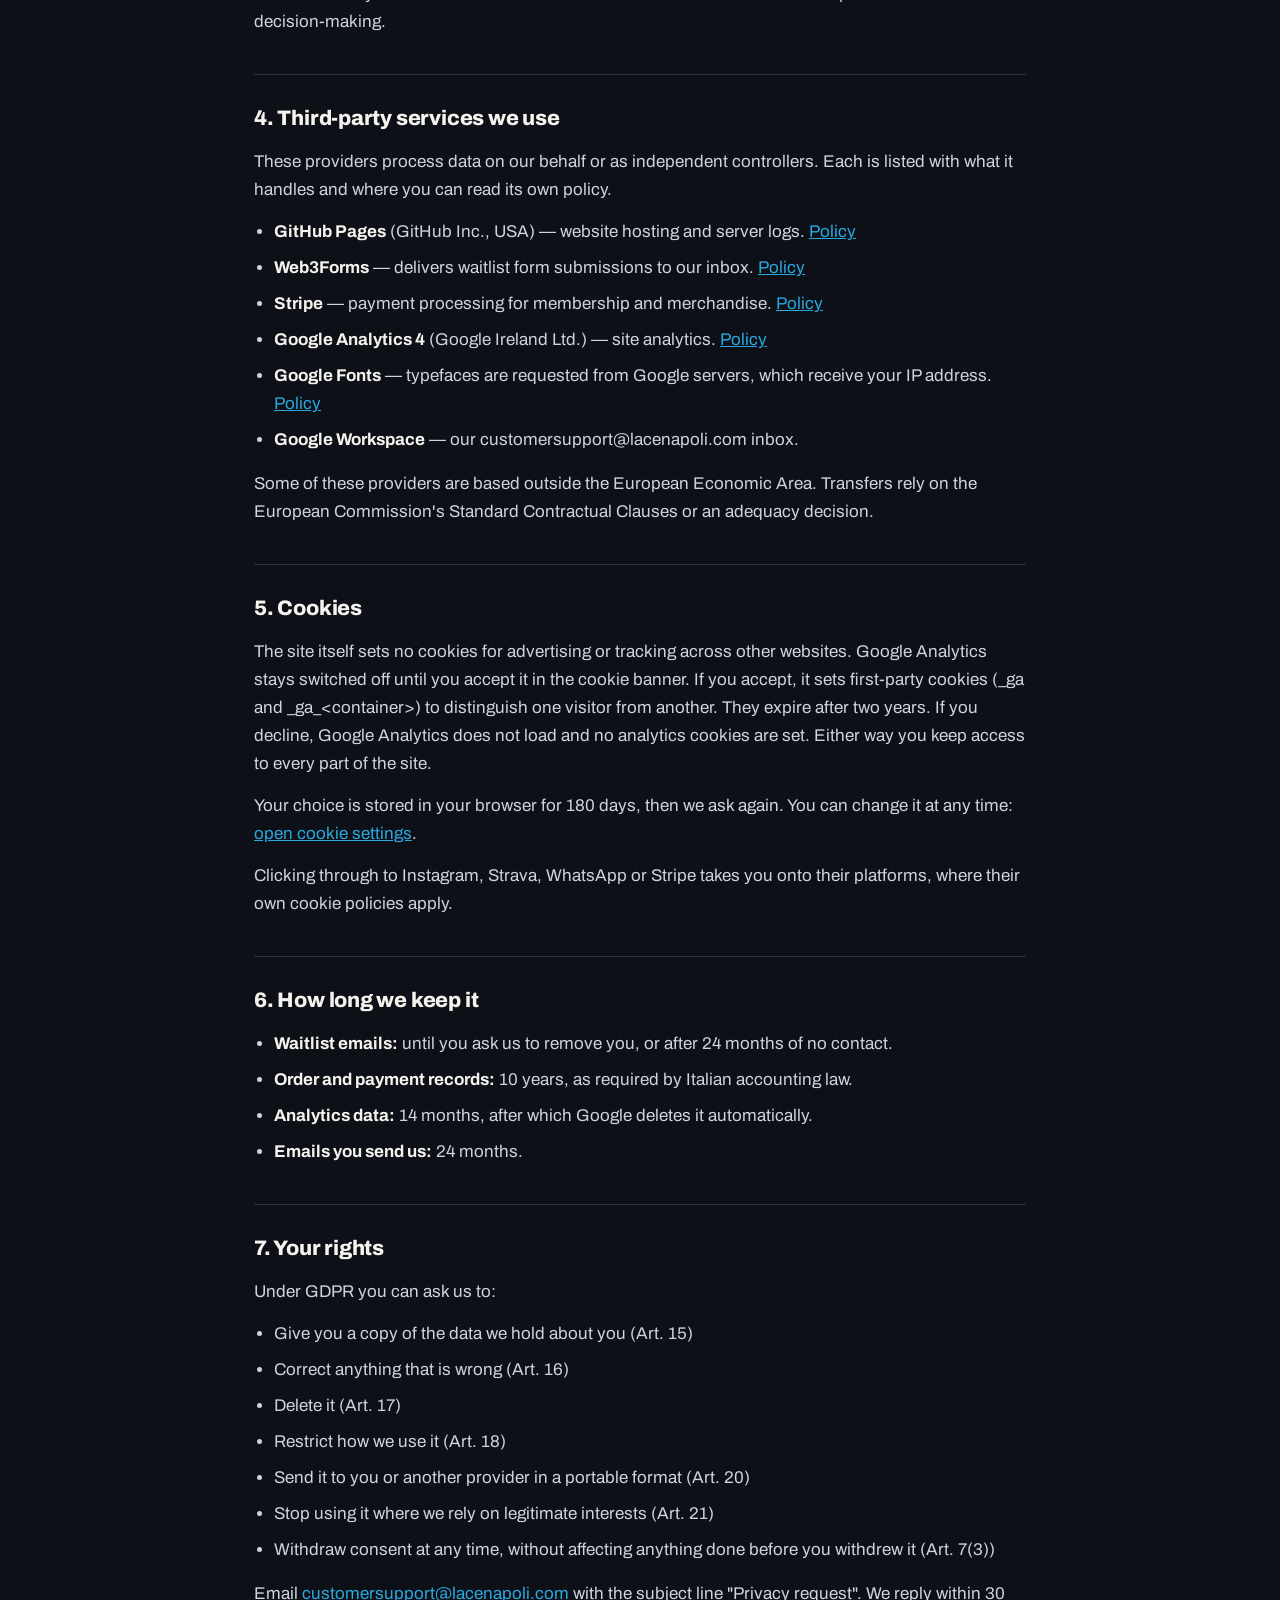
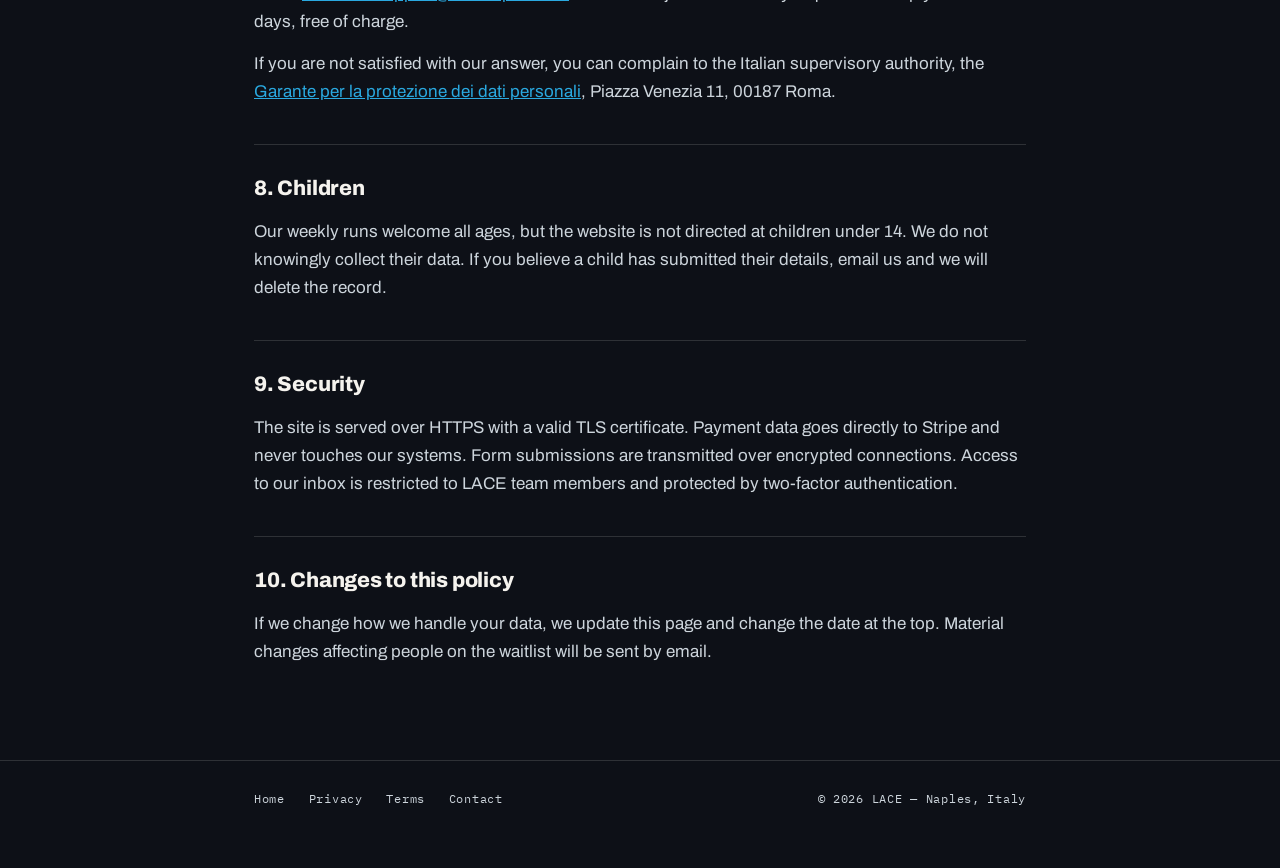
<file: privacy.html>
<!DOCTYPE html>
<html lang="en">
<head>
<meta charset="UTF-8">
<meta name="viewport" content="width=device-width, initial-scale=1.0">
<title>Privacy Policy — LACE Napoli</title>
<meta name="description" content="How LACE Napoli collects, uses and protects your personal data. Data controller details, your GDPR rights, and the third-party services we use.">
<link rel="canonical" href="https://lacenapoli.com/privacy.html">
<meta name="robots" content="index,follow">
<link rel="icon" href="/favicon.svg" type="image/svg+xml">
<link rel="preconnect" href="https://fonts.googleapis.com">
<link rel="preconnect" href="https://fonts.gstatic.com" crossorigin>
<link href="https://fonts.googleapis.com/css2?family=Archivo:wdth,wght@62..125,300..900&family=IBM+Plex+Mono:wght@400;500;600&display=swap" rel="stylesheet">
<link rel="stylesheet" href="/legal.css">
<script src="/consent.js" defer></script>
</head>
<body>

<header class="doc-nav">
  <div class="wrap">
    <a href="/" class="logo">LACE<span>.</span></a>
    <a href="/" class="back">← Back to site</a>
  </div>
</header>

<main>
<div class="wrap">

  <div class="tag">Legal</div>
  <h1>Privacy Policy</h1>
  <div class="updated">Last updated: 7 October 2026</div>

  <p>This policy explains what personal data LACE collects through lacenapoli.com, why we collect it, who we share it with, and what you can ask us to do with it. It is written to meet Regulation (EU) 2016/679 (GDPR) and Italian Legislative Decree 196/2003 as amended.</p>

  <h2>1. Who we are</h2>
  <div class="box">
    <div class="kv">
      <b>Data controller</b>Lace Company, a corporation registered in the State of Texas, United States since 23 May 2024<br>
      <b>Registered address</b>21750 Hardy Oak Blvd, Ste 104 PMB 324627, San Antonio, TX 78258, USA<br>
      <b>Email</b><a href="mailto:customersupport@lacenapoli.com">customersupport@lacenapoli.com</a><br>
      <b>WhatsApp</b><a href="https://wa.me/393459309942" target="_blank" rel="noopener">+39 345 930 9942</a><br>
      <b>Website</b>lacenapoli.com
    </div>
  </div>
  <p>LACE is a running and social community founded in Naples, operating weekly sessions in Napoli, Caserta, Milano and Salerno. lacenapoli.com is our only official website. We are not affiliated with, and do not represent, any other organisation using a similar name.</p>

  <h2>2. What we collect</h2>

  <h3>Data you give us</h3>
  <ul>
    <li><strong>Waitlist and enquiry form:</strong> your email address, and the language version of the site you used.</li>
    <li><strong>Email to us:</strong> whatever you choose to include in your message.</li>
    <li><strong>Membership and merchandise purchases:</strong> handled entirely by Stripe. We receive your name, email and order details from Stripe. <strong>We never see or store your card number.</strong></li>
  </ul>

  <h3>Data collected automatically</h3>
  <ul>
    <li><strong>Analytics:</strong> pages viewed, approximate location at city level, device type, referring site, and which buttons you click. Collected through Google Analytics 4 (measurement ID G-B7Z8K7R6M2).</li>
    <li><strong>Server logs:</strong> our host, GitHub Pages, records IP addresses and request data for security and abuse prevention.</li>
  </ul>

  <h2>3. Why we use it, and on what legal basis</h2>
  <ul>
    <li><strong>To answer you and send run and event updates</strong> — consent (Art. 6(1)(a)). You give it by submitting the form. You can withdraw it at any time.</li>
    <li><strong>To process membership and merchandise orders</strong> — performance of a contract (Art. 6(1)(b)).</li>
    <li><strong>To understand how the site is used and improve it</strong> — consent (Art. 6(1)(a)). Analytics runs only if you accept it in the cookie banner. You can change your choice at any time.</li>
    <li><strong>To keep records required by Italian tax law</strong> — legal obligation (Art. 6(1)(c)).</li>
  </ul>
  <p>We do not sell your data. We do not share it with advertisers. We do not build profiles for automated decision-making.</p>

  <h2>4. Third-party services we use</h2>
  <p>These providers process data on our behalf or as independent controllers. Each is listed with what it handles and where you can read its own policy.</p>
  <ul>
    <li><strong>GitHub Pages</strong> (GitHub Inc., USA) — website hosting and server logs. <a href="https://docs.github.com/site-policy/privacy-policies/github-general-privacy-statement" target="_blank" rel="noopener">Policy</a></li>
    <li><strong>Web3Forms</strong> — delivers waitlist form submissions to our inbox. <a href="https://web3forms.com/privacy" target="_blank" rel="noopener">Policy</a></li>
    <li><strong>Stripe</strong> — payment processing for membership and merchandise. <a href="https://stripe.com/privacy" target="_blank" rel="noopener">Policy</a></li>
    <li><strong>Google Analytics 4</strong> (Google Ireland Ltd.) — site analytics. <a href="https://policies.google.com/privacy" target="_blank" rel="noopener">Policy</a></li>
    <li><strong>Google Fonts</strong> — typefaces are requested from Google servers, which receive your IP address. <a href="https://policies.google.com/privacy" target="_blank" rel="noopener">Policy</a></li>
    <li><strong>Google Workspace</strong> — our customersupport@lacenapoli.com inbox.</li>
  </ul>
  <p>Some of these providers are based outside the European Economic Area. Transfers rely on the European Commission's Standard Contractual Clauses or an adequacy decision.</p>

  <h2 id="cookies">5. Cookies</h2>
  <p>The site itself sets no cookies for advertising or tracking across other websites. Google Analytics stays switched off until you accept it in the cookie banner. If you accept, it sets first-party cookies (_ga and _ga_&lt;container&gt;) to distinguish one visitor from another. They expire after two years. If you decline, Google Analytics does not load and no analytics cookies are set. Either way you keep access to every part of the site.</p>
  <p>Your choice is stored in your browser for 180 days, then we ask again. You can change it at any time: <a href="#cookies" data-cookie-settings>open cookie settings</a>.</p>
  <p>Clicking through to Instagram, Strava, WhatsApp or Stripe takes you onto their platforms, where their own cookie policies apply.</p>

  <h2>6. How long we keep it</h2>
  <ul>
    <li><strong>Waitlist emails:</strong> until you ask us to remove you, or after 24 months of no contact.</li>
    <li><strong>Order and payment records:</strong> 10 years, as required by Italian accounting law.</li>
    <li><strong>Analytics data:</strong> 14 months, after which Google deletes it automatically.</li>
    <li><strong>Emails you send us:</strong> 24 months.</li>
  </ul>

  <h2>7. Your rights</h2>
  <p>Under GDPR you can ask us to:</p>
  <ul>
    <li>Give you a copy of the data we hold about you (Art. 15)</li>
    <li>Correct anything that is wrong (Art. 16)</li>
    <li>Delete it (Art. 17)</li>
    <li>Restrict how we use it (Art. 18)</li>
    <li>Send it to you or another provider in a portable format (Art. 20)</li>
    <li>Stop using it where we rely on legitimate interests (Art. 21)</li>
    <li>Withdraw consent at any time, without affecting anything done before you withdrew it (Art. 7(3))</li>
  </ul>
  <p>Email <a href="mailto:customersupport@lacenapoli.com">customersupport@lacenapoli.com</a> with the subject line "Privacy request". We reply within 30 days, free of charge.</p>
  <p>If you are not satisfied with our answer, you can complain to the Italian supervisory authority, the <a href="https://www.garanteprivacy.it" target="_blank" rel="noopener">Garante per la protezione dei dati personali</a>, Piazza Venezia 11, 00187 Roma.</p>

  <h2>8. Children</h2>
  <p>Our weekly runs welcome all ages, but the website is not directed at children under 14. We do not knowingly collect their data. If you believe a child has submitted their details, email us and we will delete the record.</p>

  <h2>9. Security</h2>
  <p>The site is served over HTTPS with a valid TLS certificate. Payment data goes directly to Stripe and never touches our systems. Form submissions are transmitted over encrypted connections. Access to our inbox is restricted to LACE team members and protected by two-factor authentication.</p>

  <h2>10. Changes to this policy</h2>
  <p>If we change how we handle your data, we update this page and change the date at the top. Material changes affecting people on the waitlist will be sent by email.</p>

</div>
</main>

<footer class="doc-foot">
  <div class="wrap">
    <div>
      <a href="/">Home</a>
      <a href="/privacy.html">Privacy</a>
      <a href="/terms.html">Terms</a>
      <a href="/contact.html">Contact</a>
    </div>
    <div>© 2026 LACE — Naples, Italy</div>
  </div>
</footer>

</body>
</html>
</file>
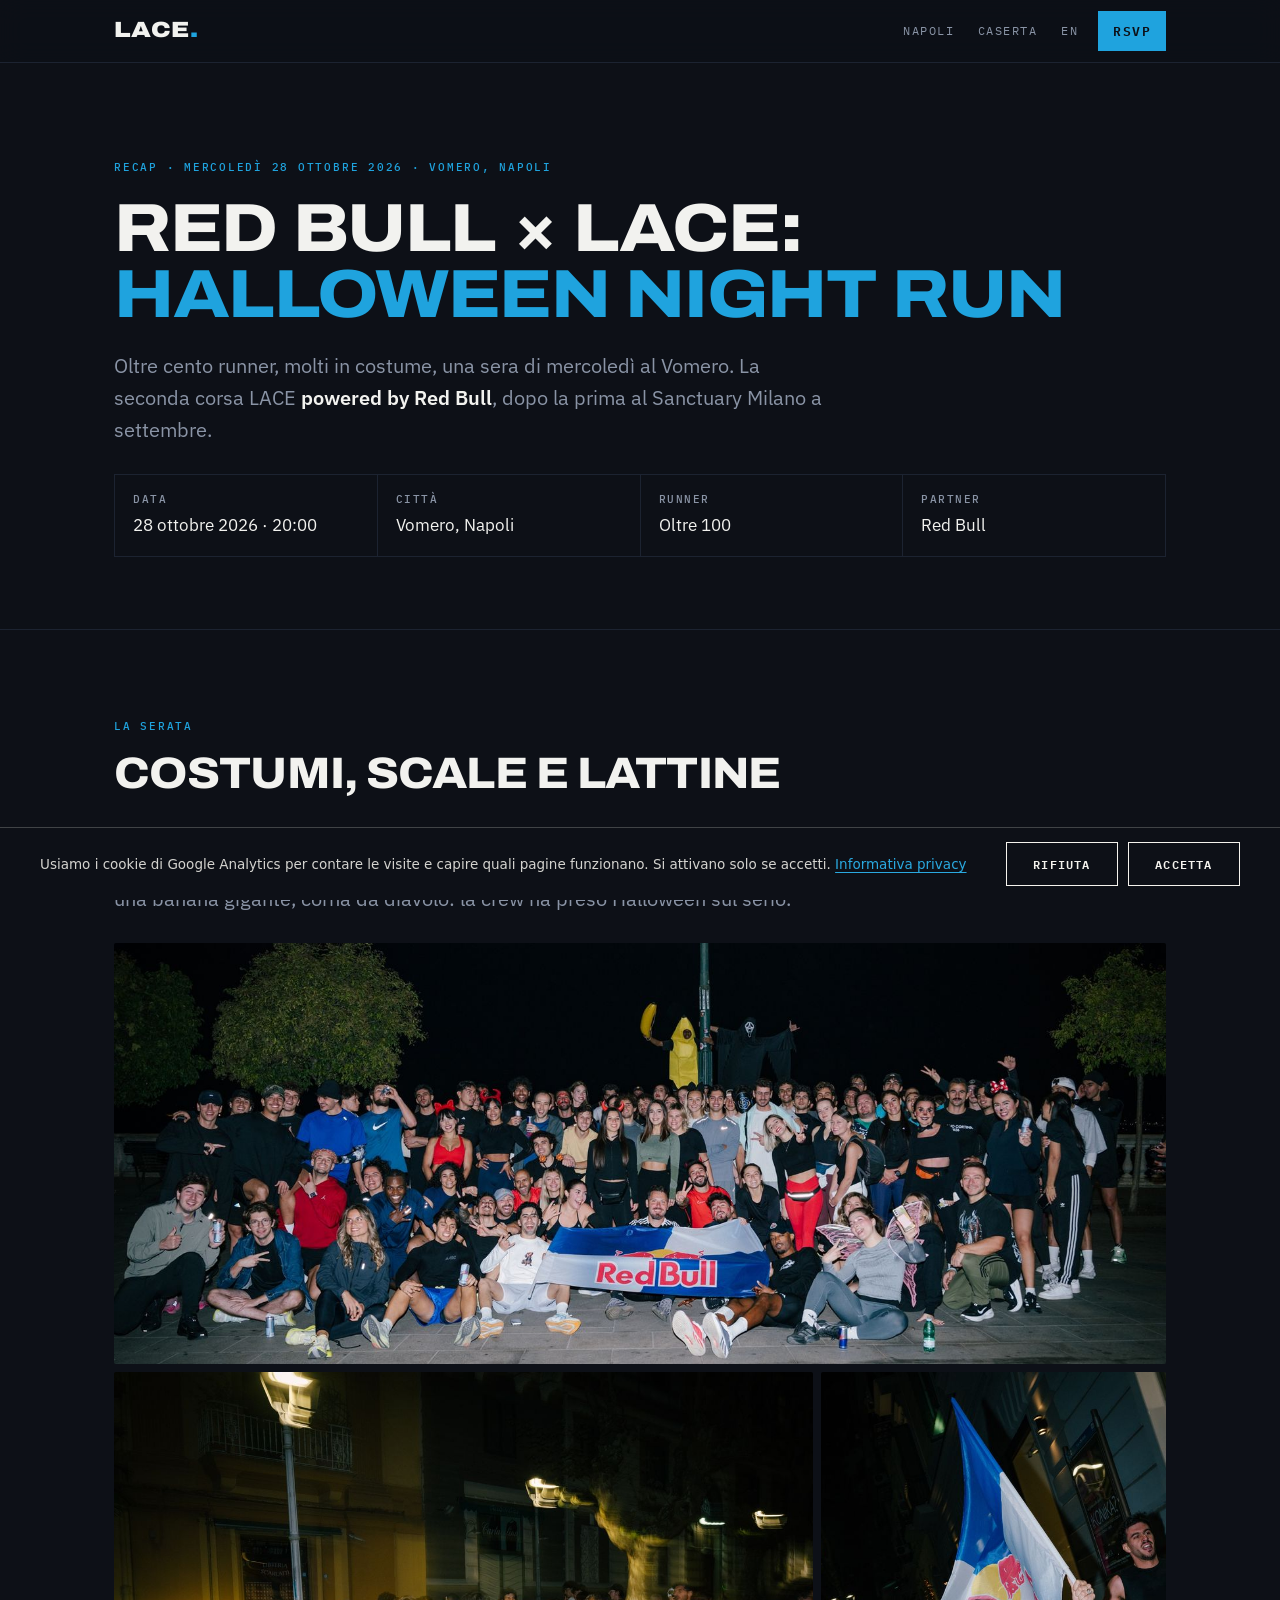
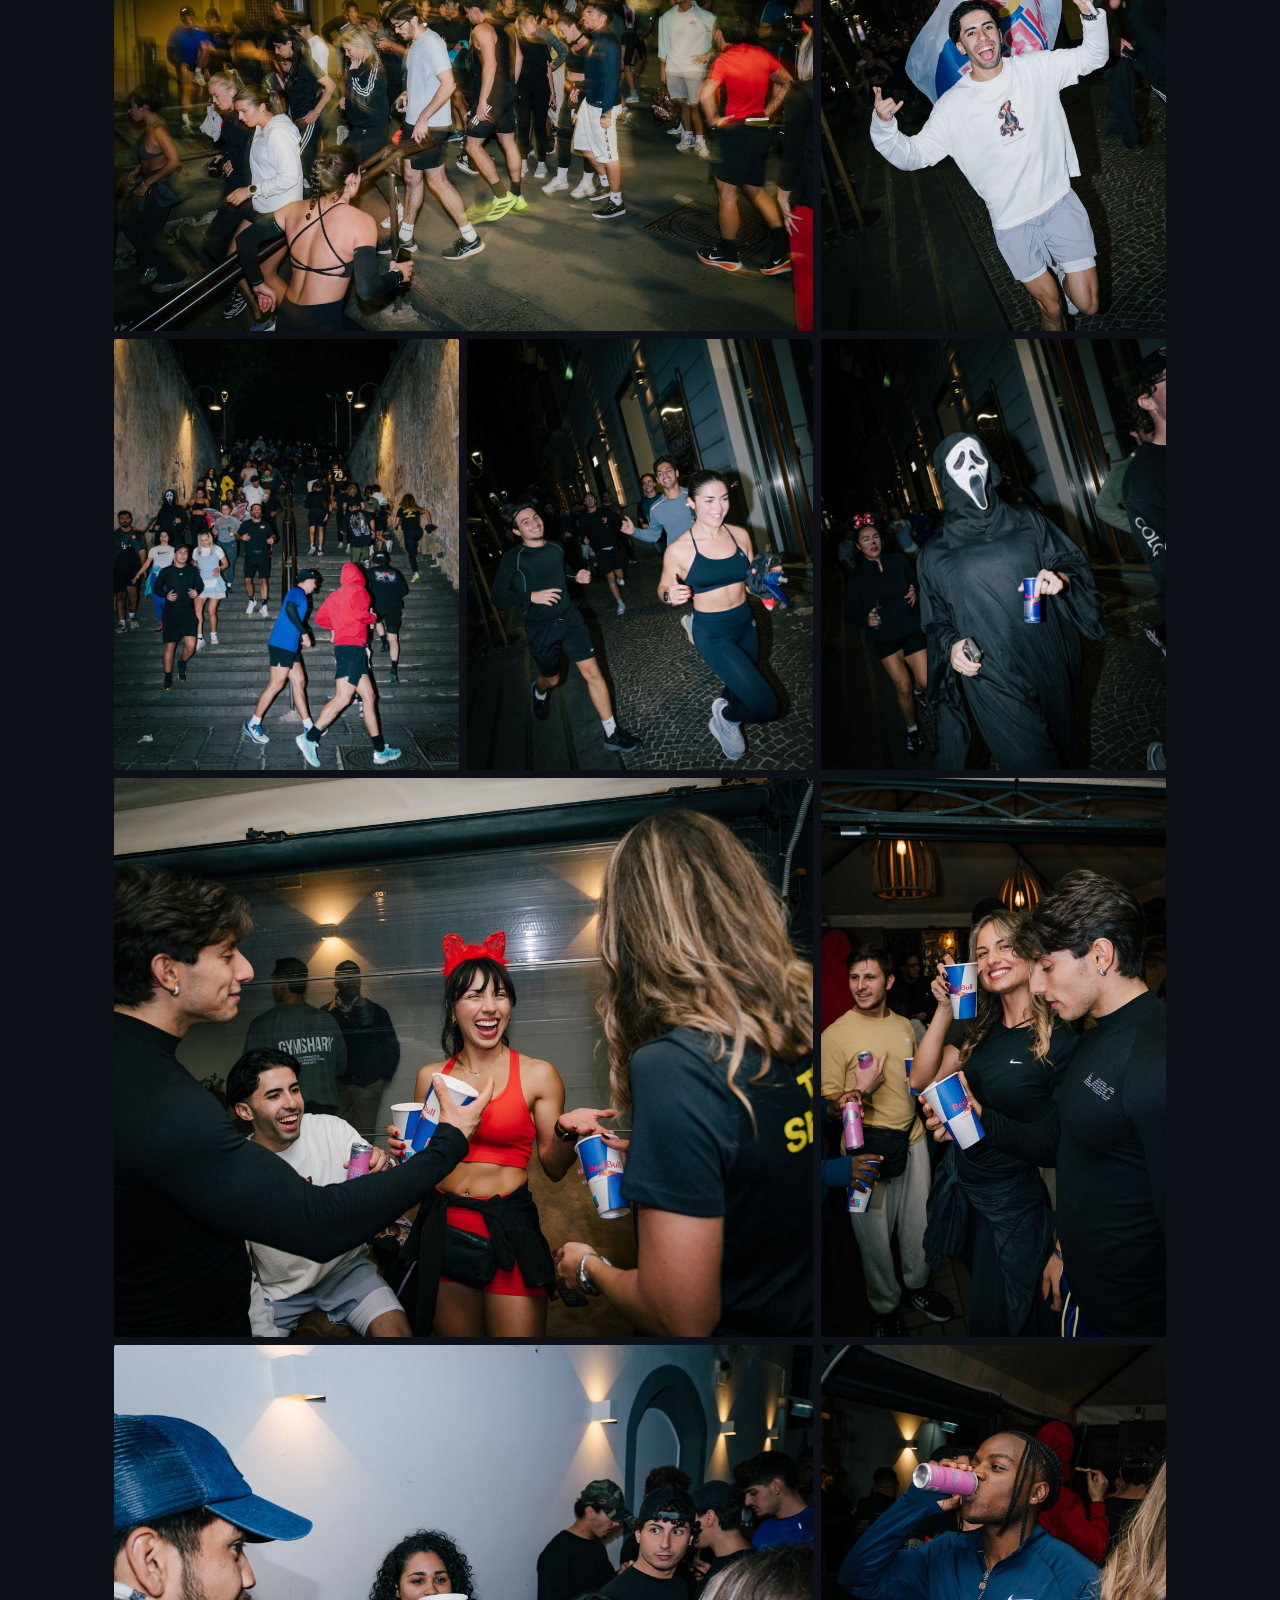
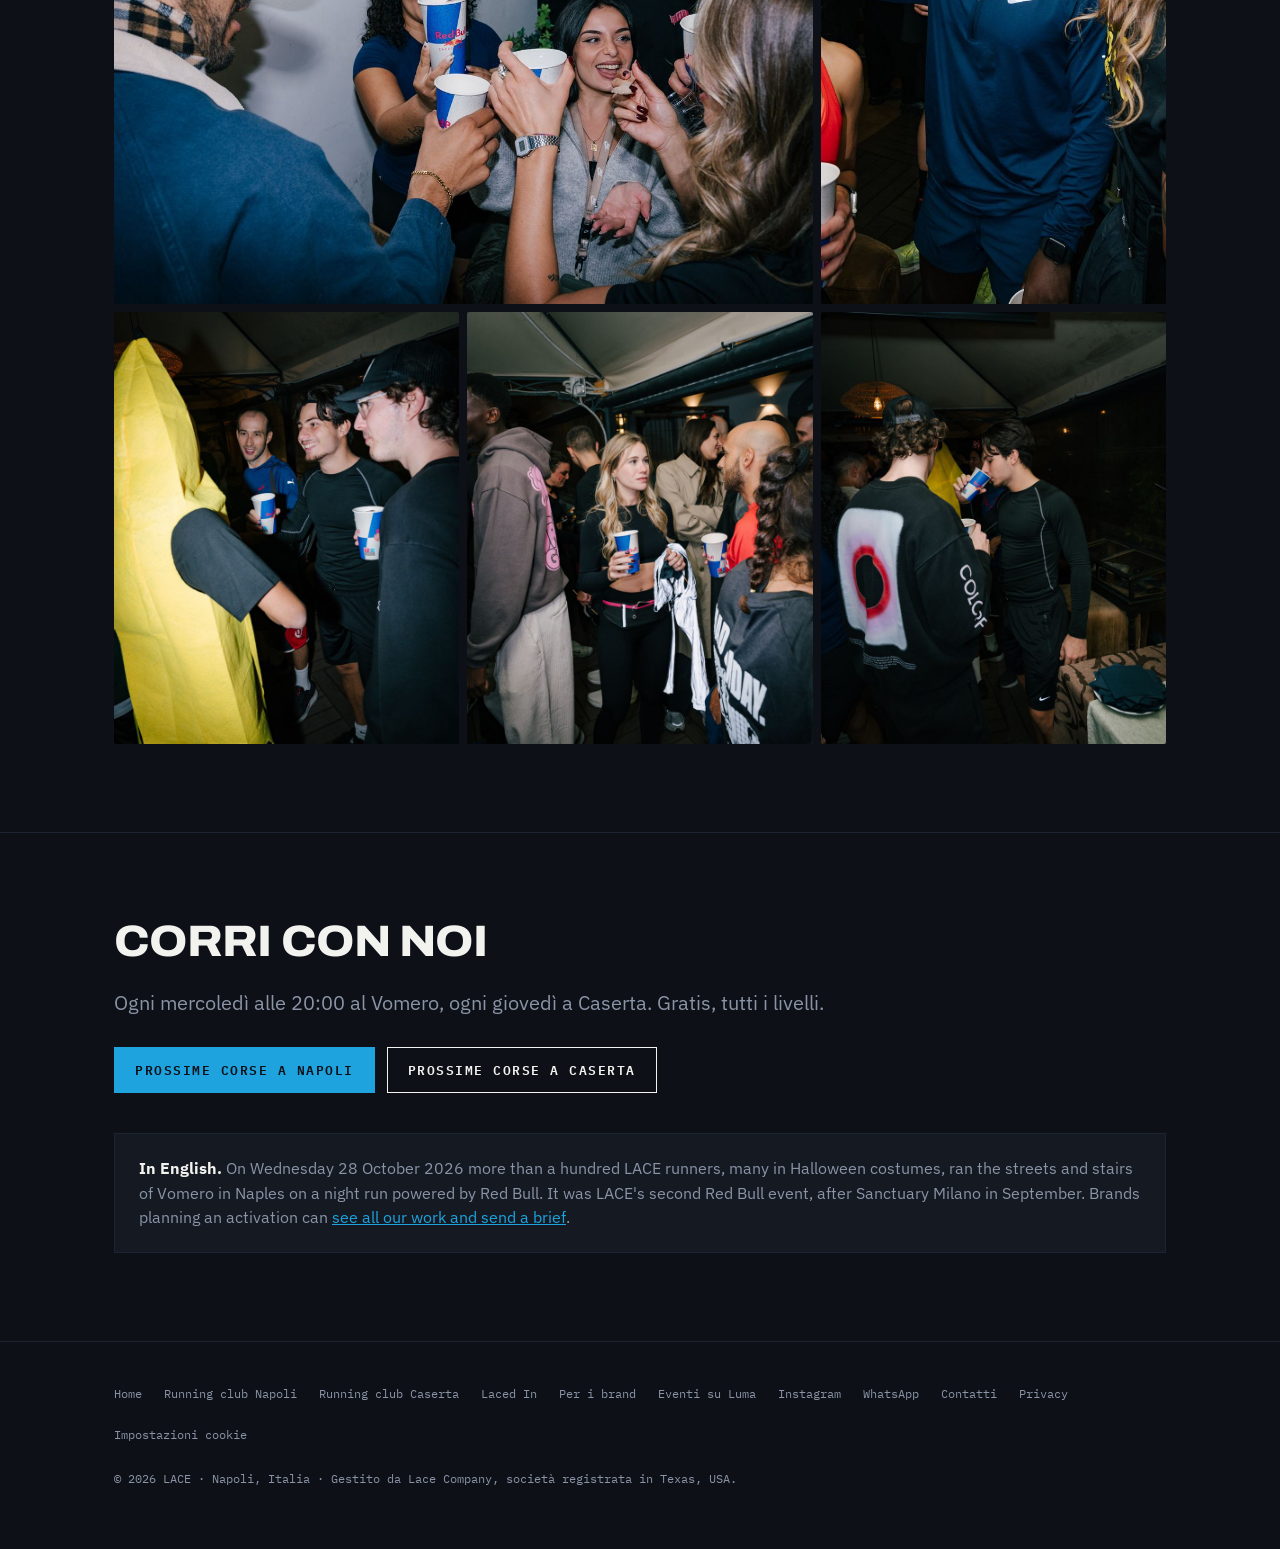
<file: red-bull-halloween-night-run.html>
<!DOCTYPE html>
<html lang="it">
<head>
<meta charset="utf-8">
<meta name="viewport" content="width=device-width, initial-scale=1.0">
<title>Red Bull × LACE Halloween Night Run al Vomero | LACE</title>
<!-- Google Analytics (GA4): loaded by consent.js only after the visitor accepts -->
<script>
  window.dataLayer = window.dataLayer || [];
  function gtag(){dataLayer.push(arguments);}
</script>
<script src="/consent.js" defer></script>
<link rel="canonical" href="https://lacenapoli.com/red-bull-halloween-night-run.html">
<meta name="description" content="La Halloween Night Run di LACE powered by Red Bull: oltre cento runner in costume al Vomero, Napoli, il 28 ottobre 2026. Foto e racconto della serata.">
<meta name="theme-color" content="#0d1017">
<meta name="robots" content="index,follow">
<meta property="og:type" content="website">
<meta property="og:site_name" content="LACE">
<meta property="og:title" content="Red Bull × LACE Halloween Night Run al Vomero | LACE">
<meta property="og:description" content="La Halloween Night Run di LACE powered by Red Bull: oltre cento runner in costume al Vomero, Napoli, il 28 ottobre 2026. Foto e racconto della serata.">
<meta property="og:url" content="https://lacenapoli.com/red-bull-halloween-night-run.html">
<meta property="og:image" content="https://lacenapoli.com/img/work/redbull-1.jpg">
<meta property="og:locale" content="it_IT">
<meta name="twitter:card" content="summary_large_image">
<meta name="twitter:title" content="Red Bull × LACE Halloween Night Run al Vomero | LACE">
<meta name="twitter:image" content="https://lacenapoli.com/img/work/redbull-1.jpg">
<link rel="icon" href="/favicon.svg" type="image/svg+xml">
<link rel="preconnect" href="https://fonts.googleapis.com">
<link rel="preconnect" href="https://fonts.gstatic.com" crossorigin>
<link href="https://fonts.googleapis.com/css2?family=Archivo:ital,wdth,wght@0,75..125,400..900&family=IBM+Plex+Mono:wght@400;500;600&family=IBM+Plex+Sans:wght@400;500;600&display=swap" rel="stylesheet">
<link rel="stylesheet" href="/pages.css">
<script type="application/ld+json">
{
 "@context": "https://schema.org",
 "@graph": [
  {
   "@type": "SportsEvent",
   "name": "Red Bull × LACE Halloween Night Run",
   "startDate": "2026-10-28T20:00:00+01:00",
   "eventStatus": "https://schema.org/EventScheduled",
   "eventAttendanceMode": "https://schema.org/OfflineEventAttendanceMode",
   "isAccessibleForFree": true,
   "image": "https://lacenapoli.com/img/work/redbull-1.jpg",
   "location": {
    "@type": "Place",
    "name": "Vomero",
    "address": {
     "@type": "PostalAddress",
     "addressLocality": "Napoli",
     "addressRegion": "Campania",
     "addressCountry": "IT"
    }
   },
   "organizer": {
    "@type": "SportsClub",
    "name": "LACE",
    "url": "https://lacenapoli.com/",
    "sameAs": [
     "https://www.instagram.com/lacenapoli",
     "https://www.strava.com/clubs/1325540"
    ]
   },
   "sponsor": {
    "@type": "Organization",
    "name": "Red Bull"
   }
  }
 ]
}
</script>
</head>
<body>
<header class="bar">
  <div class="wrap bar-in">
    <a class="mark" href="/it/">LACE<span>.</span></a>
    <span class="bar-sp"></span>
    <a class="bar-link hide-sm" href="/napoli.html">Napoli</a>
    <a class="bar-link hide-sm" href="/caserta.html">Caserta</a>
    <a class="bar-link" href="/">EN</a>
    <a class="btn is-blue" id="next-rsvp" href="https://luma.com/user/lacenapoli" target="_blank" rel="noopener" style="min-height:40px;padding:9px 14px">RSVP</a>
  </div>
</header>
<main>

<section class="hero">
  <div class="wrap">
    <p class="eyebrow">Recap · Mercoledì 28 ottobre 2026 · Vomero, Napoli</p>
    <h1>Red Bull × LACE: <em>Halloween Night Run</em></h1>
    <p class="lede" style="margin-top:22px">Oltre cento runner, molti in costume, una sera di mercoledì al Vomero. La seconda corsa LACE <strong>powered by Red Bull</strong>, dopo la prima al Sanctuary Milano a settembre.</p>
    <div class="facts">
      <div><b>Data</b>28 ottobre 2026 · 20:00</div>
      <div><b>Città</b>Vomero, Napoli</div>
      <div><b>Runner</b>Oltre 100</div>
      <div><b>Partner</b>Red Bull</div>
    </div>
  </div>
</section>

<section class="sec">
  <div class="wrap">
    <p class="eyebrow">La serata</p>
    <h2>Costumi, scale e lattine</h2>
    <p class="lede">Il gruppo si è radunato in via Scarlatti, ha corso per le strade e le scale del Vomero e ha chiuso con il ritrovo dopo la corsa, con Red Bull per tutti. Maschere, una banana gigante, corna da diavolo: la crew ha preso Halloween sul serio.</p>
    <div class="gallery" style="margin-top:28px">
      <img class="full" src="/img/work/redbull-1.jpg" width="1600" height="640" loading="lazy" decoding="async" alt="Oltre cento runner LACE, molti in costume di Halloween, dietro la bandiera Red Bull al Vomero">
      <img class="wide" src="/img/work/redbull-2.jpg" width="1200" height="960" loading="lazy" decoding="async" alt="Il gruppo si raduna in via Scarlatti prima della corsa">
      <img src="/img/work/redbull-3.jpg" width="768" height="960" loading="lazy" decoding="async" alt="Un runner porta la bandiera Red Bull lungo via Scarlatti">
      <img src="/img/work/redbull-4.jpg" width="768" height="960" loading="lazy" decoding="async" alt="Runner in costume sulle scale del Vomero">
      <img src="/img/work/redbull-5.jpg" width="768" height="960" loading="lazy" decoding="async" alt="Runner sorridenti su una strada di sampietrini">
      <img src="/img/work/redbull-13.jpg" width="768" height="960" loading="lazy" decoding="async" alt="Un runner con maschera di Halloween e una lattina Red Bull">
      <img class="wide" src="/img/work/redbull-6.jpg" width="1200" height="960" loading="lazy" decoding="async" alt="Risate e bicchieri Red Bull al ritrovo dopo la corsa">
      <img src="/img/work/redbull-7.jpg" width="768" height="960" loading="lazy" decoding="async" alt="Una runner sorride con un bicchiere Red Bull">
      <img class="wide" src="/img/work/redbull-10.jpg" width="1200" height="960" loading="lazy" decoding="async" alt="Brindisi con i bicchieri Red Bull">
      <img src="/img/work/redbull-8.jpg" width="768" height="960" loading="lazy" decoding="async" alt="Un runner beve una lattina Red Bull dopo la corsa">
      <img src="/img/work/redbull-12.jpg" width="768" height="960" loading="lazy" decoding="async" alt="Un runner vestito da banana con gli amici">
      <img src="/img/work/redbull-11.jpg" width="768" height="960" loading="lazy" decoding="async" alt="Una runner con giacca riflettente e bicchiere Red Bull">
      <img class="m-wide" src="/img/work/redbull-9.jpg" width="768" height="960" loading="lazy" decoding="async" alt="Un runner beve da un bicchiere Red Bull al ritrovo">
    </div>
  </div>
</section>

<section class="sec">
  <div class="wrap">
    <h2>Corri con noi</h2>
    <p class="lede">Ogni mercoledì alle 20:00 al Vomero, ogni giovedì a Caserta. Gratis, tutti i livelli.</p>
    <div class="btn-row">
      <a class="btn is-blue" href="/napoli.html#date">Prossime corse a Napoli</a>
      <a class="btn" href="/caserta.html#date">Prossime corse a Caserta</a>
    </div>
    <div class="en-summary" style="margin-top:40px">
      <b>In English.</b> On Wednesday 28 October 2026 more than a hundred LACE runners, many in Halloween costumes, ran the streets and stairs of Vomero in Naples on a night run powered by Red Bull. It was LACE's second Red Bull event, after Sanctuary Milano in September. Brands planning an activation can <a href="/brands.html" style="color:var(--azzurro)">see all our work and send a brief</a>.
    </div>
  </div>
</section>
</main>
<footer class="foot">
  <div class="wrap">
    <div class="foot-links">
      <a href="/it/">Home</a>
      <a href="/napoli.html">Running club Napoli</a>
      <a href="/caserta.html">Running club Caserta</a>
      <a href="/it/#membership">Laced In</a>
      <a href="/it/brands.html">Per i brand</a>
      <a href="https://luma.com/user/lacenapoli" target="_blank" rel="noopener">Eventi su Luma</a>
      <a href="https://www.instagram.com/lacenapoli" target="_blank" rel="noopener">Instagram</a>
      <a href="https://chat.whatsapp.com/L5UGTYFE6Db3BjlqvpoNIA" target="_blank" rel="noopener">WhatsApp</a>
      <a href="/contact.html">Contatti</a>
      <a href="/privacy.html">Privacy</a>
      <a href="/privacy.html#cookies" data-cookie-settings>Impostazioni cookie</a>
    </div>
    <p style="margin:0">© 2026 LACE · Napoli, Italia · Gestito da Lace Company, società registrata in Texas, USA.</p>
  </div>
</footer>
</body>
</html>
</file>
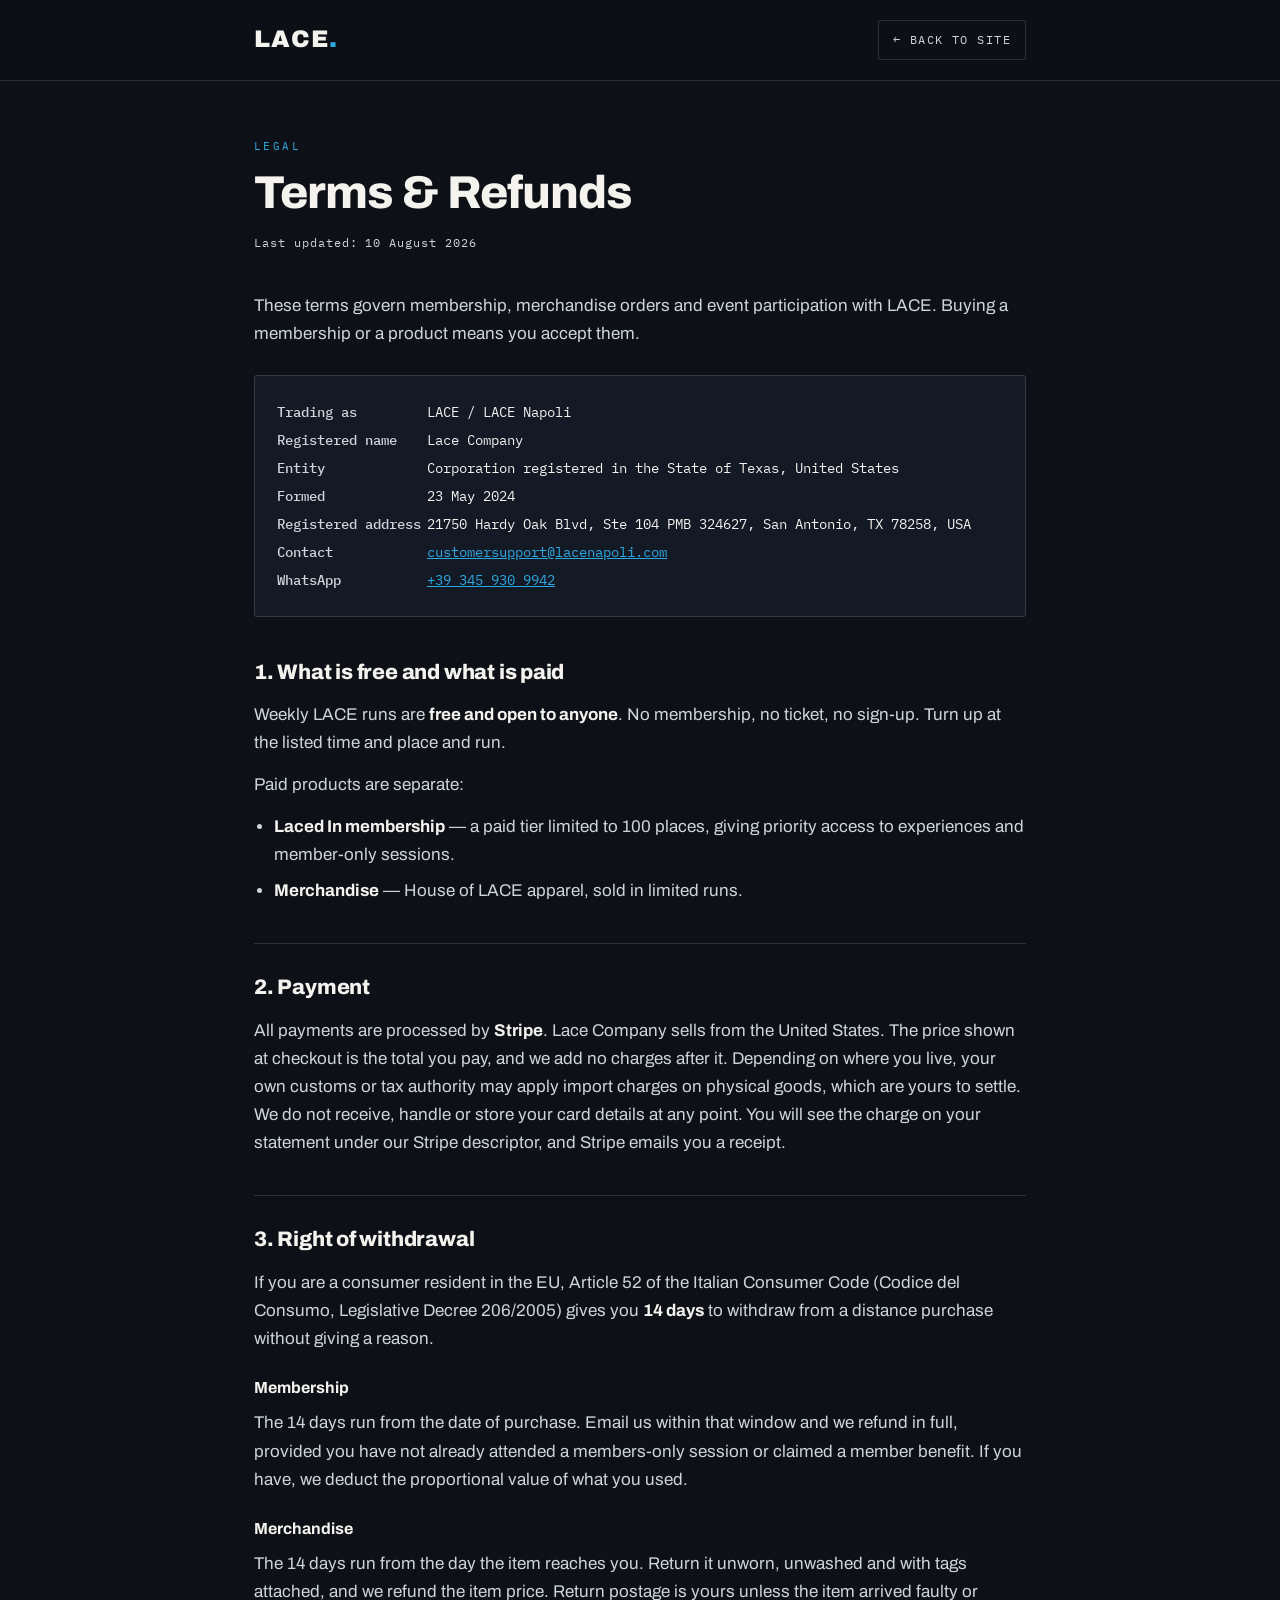
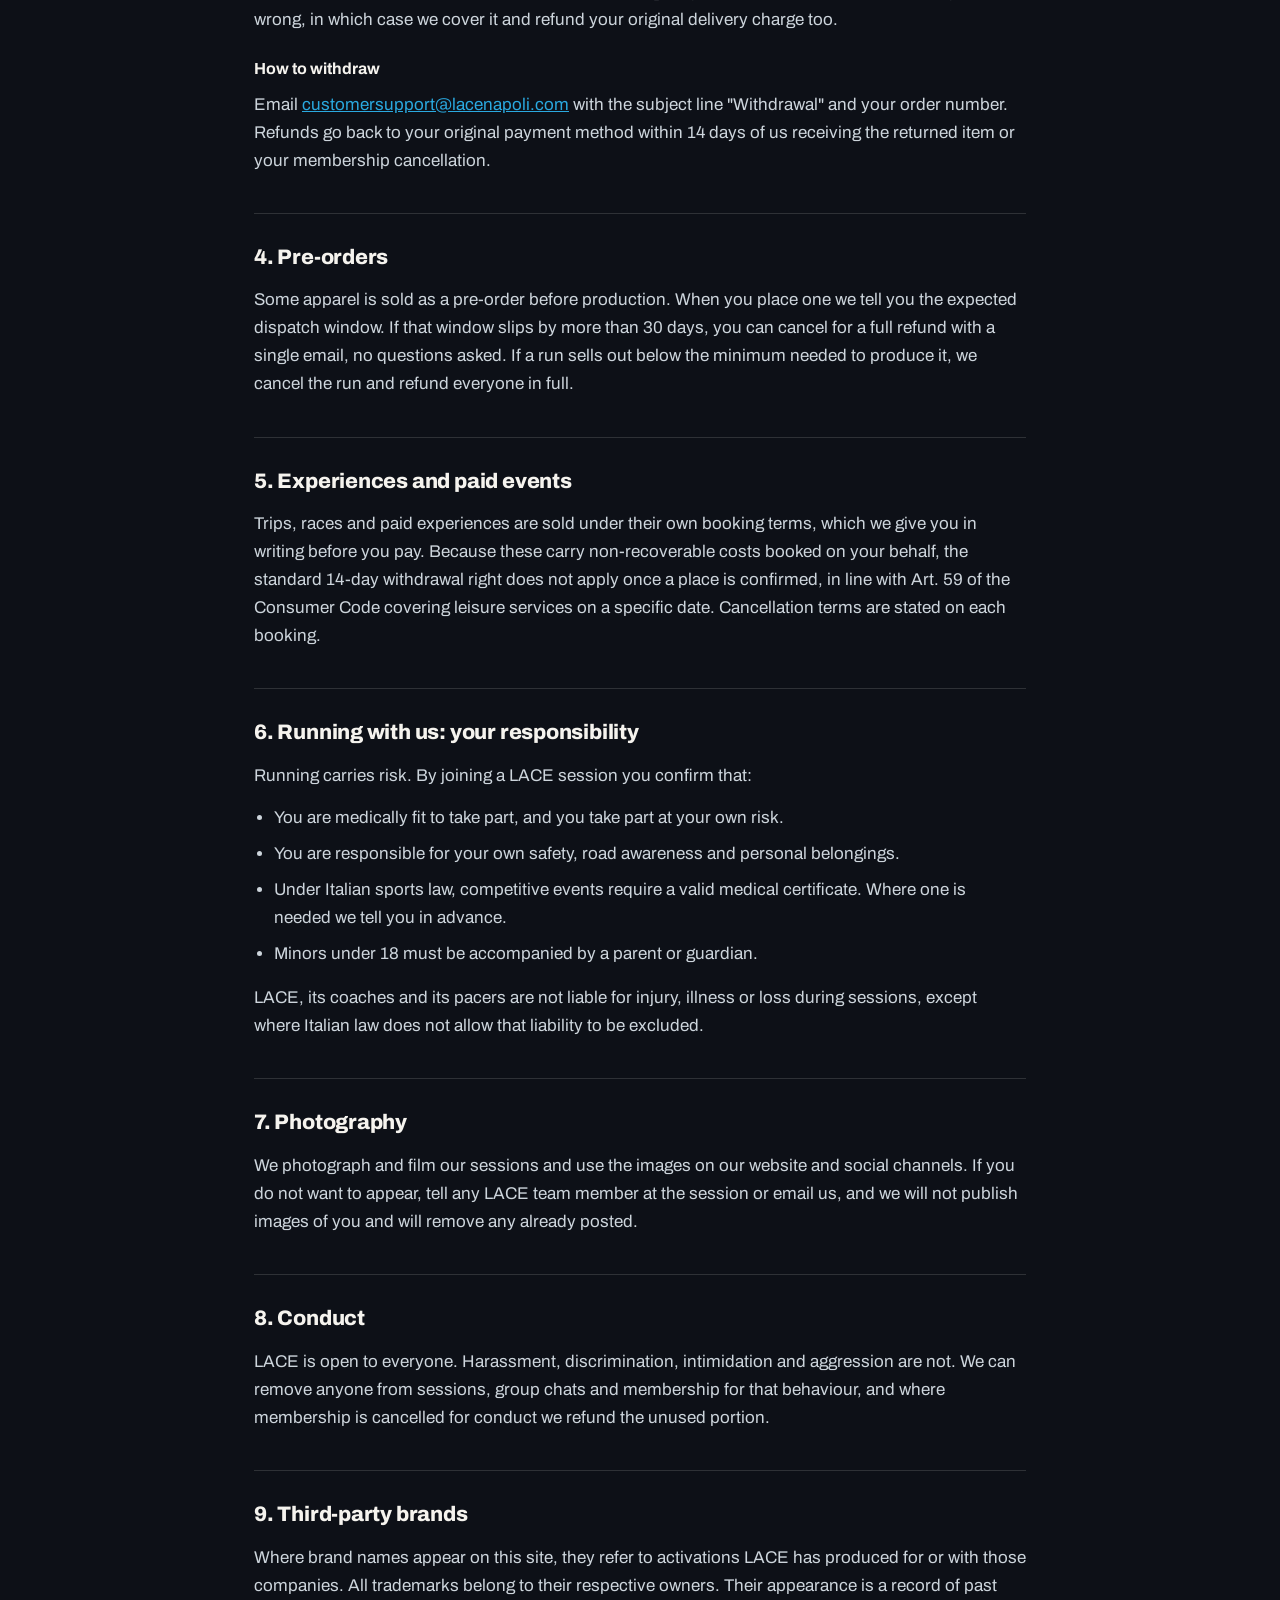
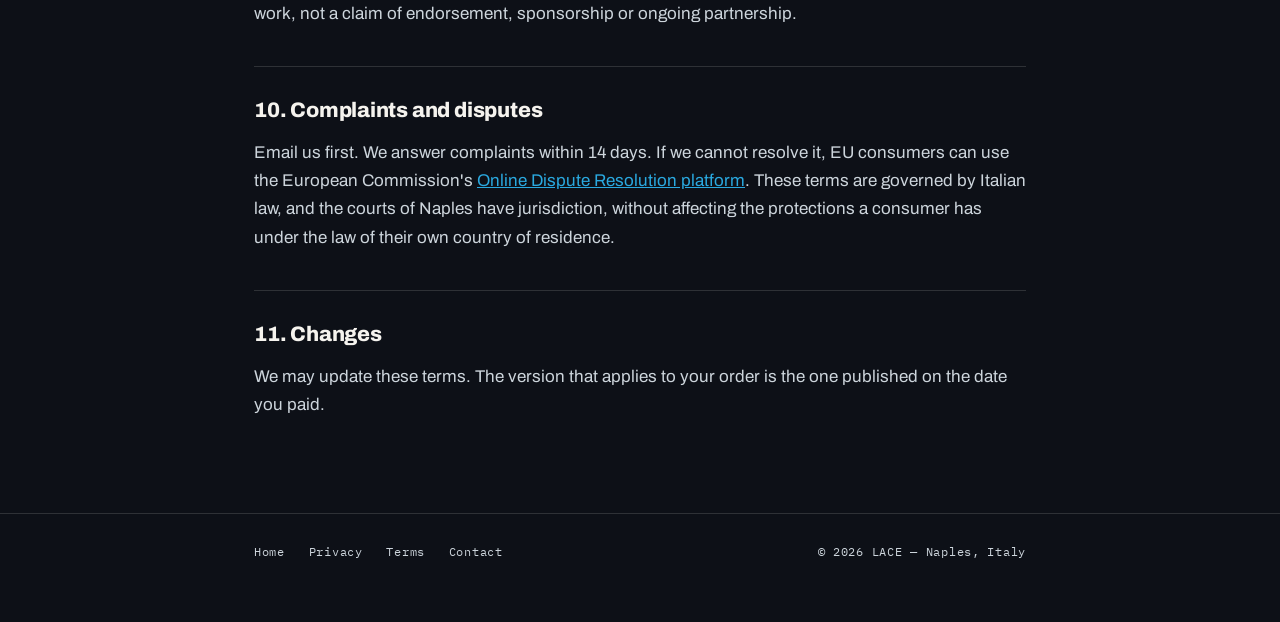
<file: terms.html>
<!DOCTYPE html>
<html lang="en">
<head>
<meta charset="UTF-8">
<meta name="viewport" content="width=device-width, initial-scale=1.0">
<title>Terms &amp; Refunds — LACE Napoli</title>
<meta name="description" content="Membership terms, merchandise pre-order terms, refund and withdrawal rights, and participation rules for LACE Napoli runs and events.">
<link rel="canonical" href="https://lacenapoli.com/terms.html">
<meta name="robots" content="index,follow">
<link rel="icon" href="/favicon.svg" type="image/svg+xml">
<link rel="preconnect" href="https://fonts.googleapis.com">
<link rel="preconnect" href="https://fonts.gstatic.com" crossorigin>
<link href="https://fonts.googleapis.com/css2?family=Archivo:wdth,wght@62..125,300..900&family=IBM+Plex+Mono:wght@400;500;600&display=swap" rel="stylesheet">
<link rel="stylesheet" href="/legal.css">
</head>
<body>

<header class="doc-nav">
  <div class="wrap">
    <a href="/" class="logo">LACE<span>.</span></a>
    <a href="/" class="back">← Back to site</a>
  </div>
</header>

<main>
<div class="wrap">

  <div class="tag">Legal</div>
  <h1>Terms &amp; Refunds</h1>
  <div class="updated">Last updated: 10 August 2026</div>

  <p>These terms govern membership, merchandise orders and event participation with LACE. Buying a membership or a product means you accept them.</p>

  <div class="box">
    <div class="kv">
      <b>Trading as</b>LACE / LACE Napoli<br>
      <b>Registered name</b>Lace Company<br>
      <b>Entity</b>Corporation registered in the State of Texas, United States<br>
      <b>Formed</b>23 May 2024<br>
      <b>Registered address</b>21750 Hardy Oak Blvd, Ste 104 PMB 324627, San Antonio, TX 78258, USA<br>
      <b>Contact</b><a href="mailto:customersupport@lacenapoli.com">customersupport@lacenapoli.com</a><br>
      <b>WhatsApp</b><a href="https://wa.me/393459309942" target="_blank" rel="noopener">+39 345 930 9942</a>
    </div>
  </div>

  <h2>1. What is free and what is paid</h2>
  <p>Weekly LACE runs are <strong>free and open to anyone</strong>. No membership, no ticket, no sign-up. Turn up at the listed time and place and run.</p>
  <p>Paid products are separate:</p>
  <ul>
    <li><strong>Laced In membership</strong> — a paid tier limited to 100 places, giving priority access to experiences and member-only sessions.</li>
    <li><strong>Merchandise</strong> — House of LACE apparel, sold in limited runs.</li>
  </ul>

  <h2>2. Payment</h2>
  <p>All payments are processed by <strong>Stripe</strong>. Lace Company sells from the United States. The price shown at checkout is the total you pay, and we add no charges after it. Depending on where you live, your own customs or tax authority may apply import charges on physical goods, which are yours to settle. We do not receive, handle or store your card details at any point. You will see the charge on your statement under our Stripe descriptor, and Stripe emails you a receipt.</p>

  <h2>3. Right of withdrawal</h2>
  <p>If you are a consumer resident in the EU, Article 52 of the Italian Consumer Code (Codice del Consumo, Legislative Decree 206/2005) gives you <strong>14 days</strong> to withdraw from a distance purchase without giving a reason.</p>

  <h3>Membership</h3>
  <p>The 14 days run from the date of purchase. Email us within that window and we refund in full, provided you have not already attended a members-only session or claimed a member benefit. If you have, we deduct the proportional value of what you used.</p>

  <h3>Merchandise</h3>
  <p>The 14 days run from the day the item reaches you. Return it unworn, unwashed and with tags attached, and we refund the item price. Return postage is yours unless the item arrived faulty or wrong, in which case we cover it and refund your original delivery charge too.</p>

  <h3>How to withdraw</h3>
  <p>Email <a href="mailto:customersupport@lacenapoli.com">customersupport@lacenapoli.com</a> with the subject line "Withdrawal" and your order number. Refunds go back to your original payment method within 14 days of us receiving the returned item or your membership cancellation.</p>

  <h2>4. Pre-orders</h2>
  <p>Some apparel is sold as a pre-order before production. When you place one we tell you the expected dispatch window. If that window slips by more than 30 days, you can cancel for a full refund with a single email, no questions asked. If a run sells out below the minimum needed to produce it, we cancel the run and refund everyone in full.</p>

  <h2>5. Experiences and paid events</h2>
  <p>Trips, races and paid experiences are sold under their own booking terms, which we give you in writing before you pay. Because these carry non-recoverable costs booked on your behalf, the standard 14-day withdrawal right does not apply once a place is confirmed, in line with Art. 59 of the Consumer Code covering leisure services on a specific date. Cancellation terms are stated on each booking.</p>

  <h2>6. Running with us: your responsibility</h2>
  <p>Running carries risk. By joining a LACE session you confirm that:</p>
  <ul>
    <li>You are medically fit to take part, and you take part at your own risk.</li>
    <li>You are responsible for your own safety, road awareness and personal belongings.</li>
    <li>Under Italian sports law, competitive events require a valid medical certificate. Where one is needed we tell you in advance.</li>
    <li>Minors under 18 must be accompanied by a parent or guardian.</li>
  </ul>
  <p>LACE, its coaches and its pacers are not liable for injury, illness or loss during sessions, except where Italian law does not allow that liability to be excluded.</p>

  <h2>7. Photography</h2>
  <p>We photograph and film our sessions and use the images on our website and social channels. If you do not want to appear, tell any LACE team member at the session or email us, and we will not publish images of you and will remove any already posted.</p>

  <h2>8. Conduct</h2>
  <p>LACE is open to everyone. Harassment, discrimination, intimidation and aggression are not. We can remove anyone from sessions, group chats and membership for that behaviour, and where membership is cancelled for conduct we refund the unused portion.</p>

  <h2>9. Third-party brands</h2>
  <p>Where brand names appear on this site, they refer to activations LACE has produced for or with those companies. All trademarks belong to their respective owners. Their appearance is a record of past work, not a claim of endorsement, sponsorship or ongoing partnership.</p>

  <h2>10. Complaints and disputes</h2>
  <p>Email us first. We answer complaints within 14 days. If we cannot resolve it, EU consumers can use the European Commission's <a href="https://ec.europa.eu/consumers/odr" target="_blank" rel="noopener">Online Dispute Resolution platform</a>. These terms are governed by Italian law, and the courts of Naples have jurisdiction, without affecting the protections a consumer has under the law of their own country of residence.</p>

  <h2>11. Changes</h2>
  <p>We may update these terms. The version that applies to your order is the one published on the date you paid.</p>

</div>
</main>

<footer class="doc-foot">
  <div class="wrap">
    <div>
      <a href="/">Home</a>
      <a href="/privacy.html">Privacy</a>
      <a href="/terms.html">Terms</a>
      <a href="/contact.html">Contact</a>
    </div>
    <div>© 2026 LACE — Naples, Italy</div>
  </div>
</footer>

</body>
</html>
</file>
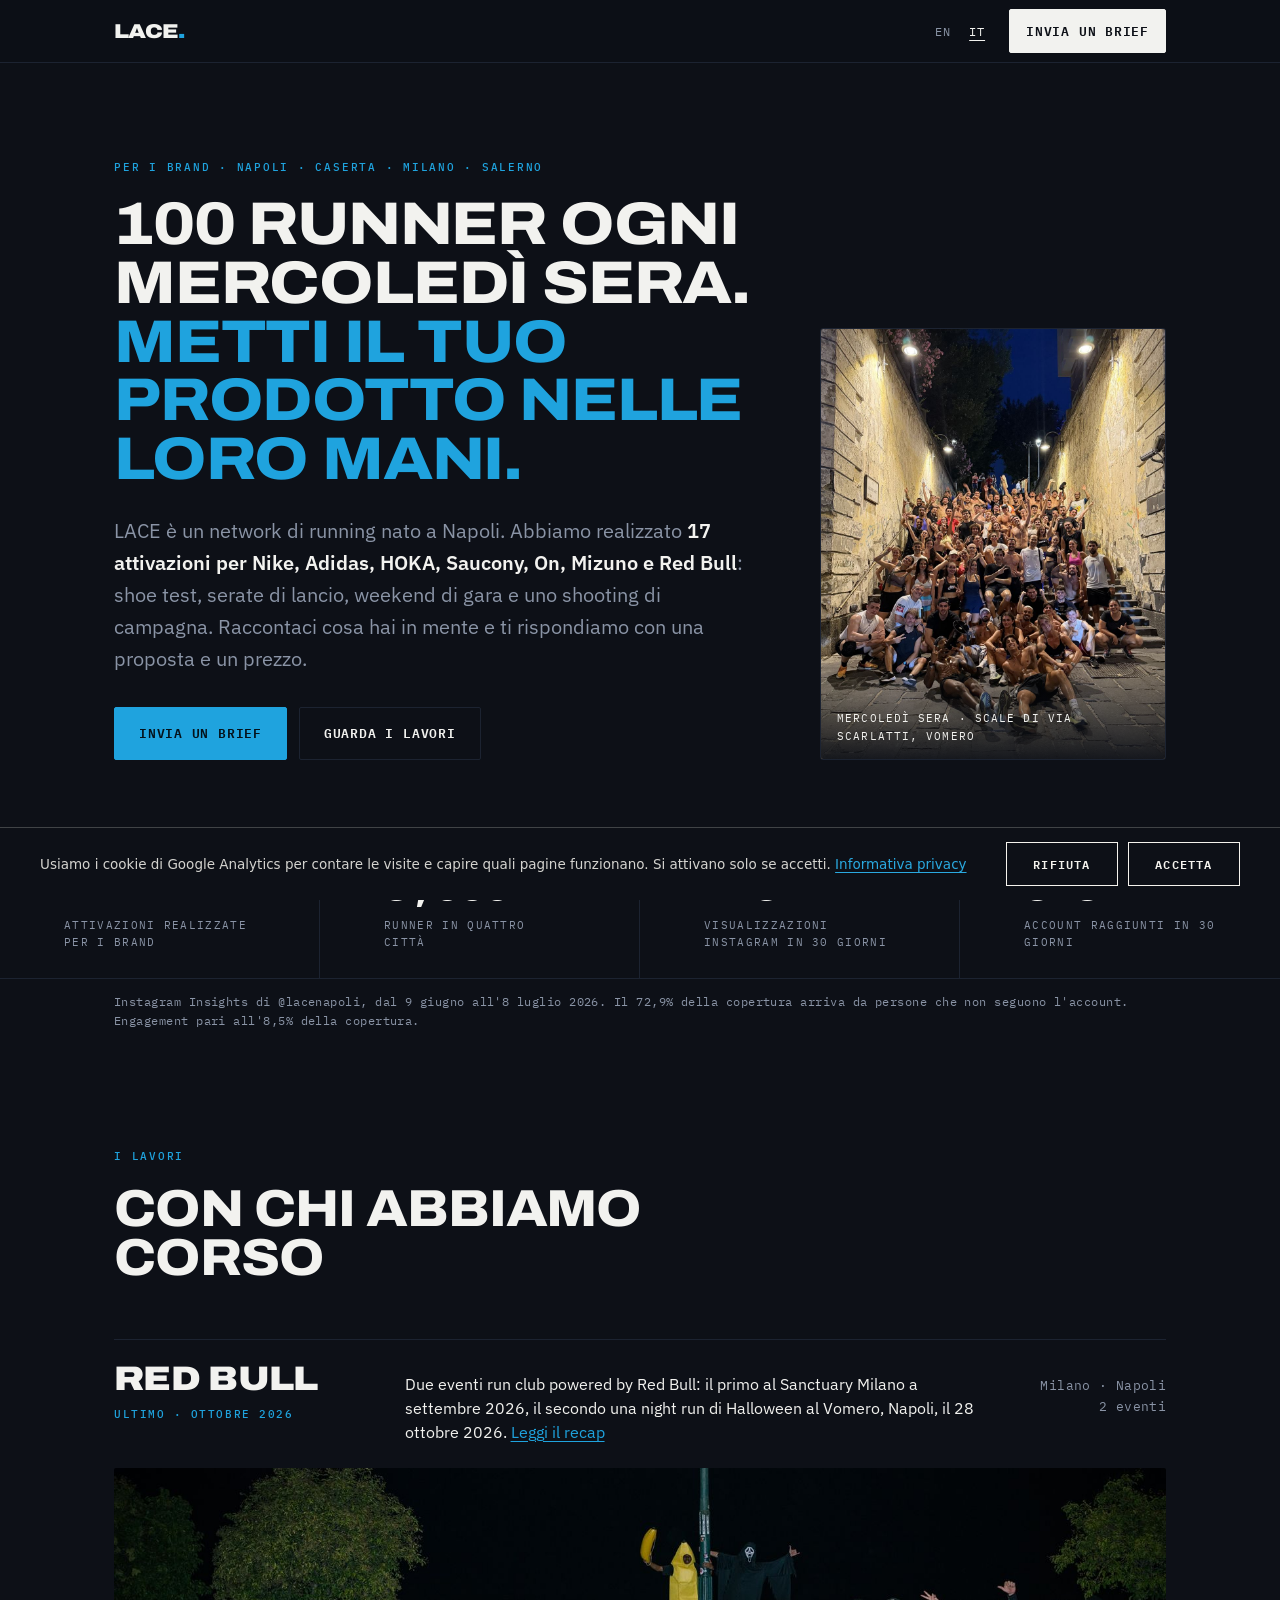
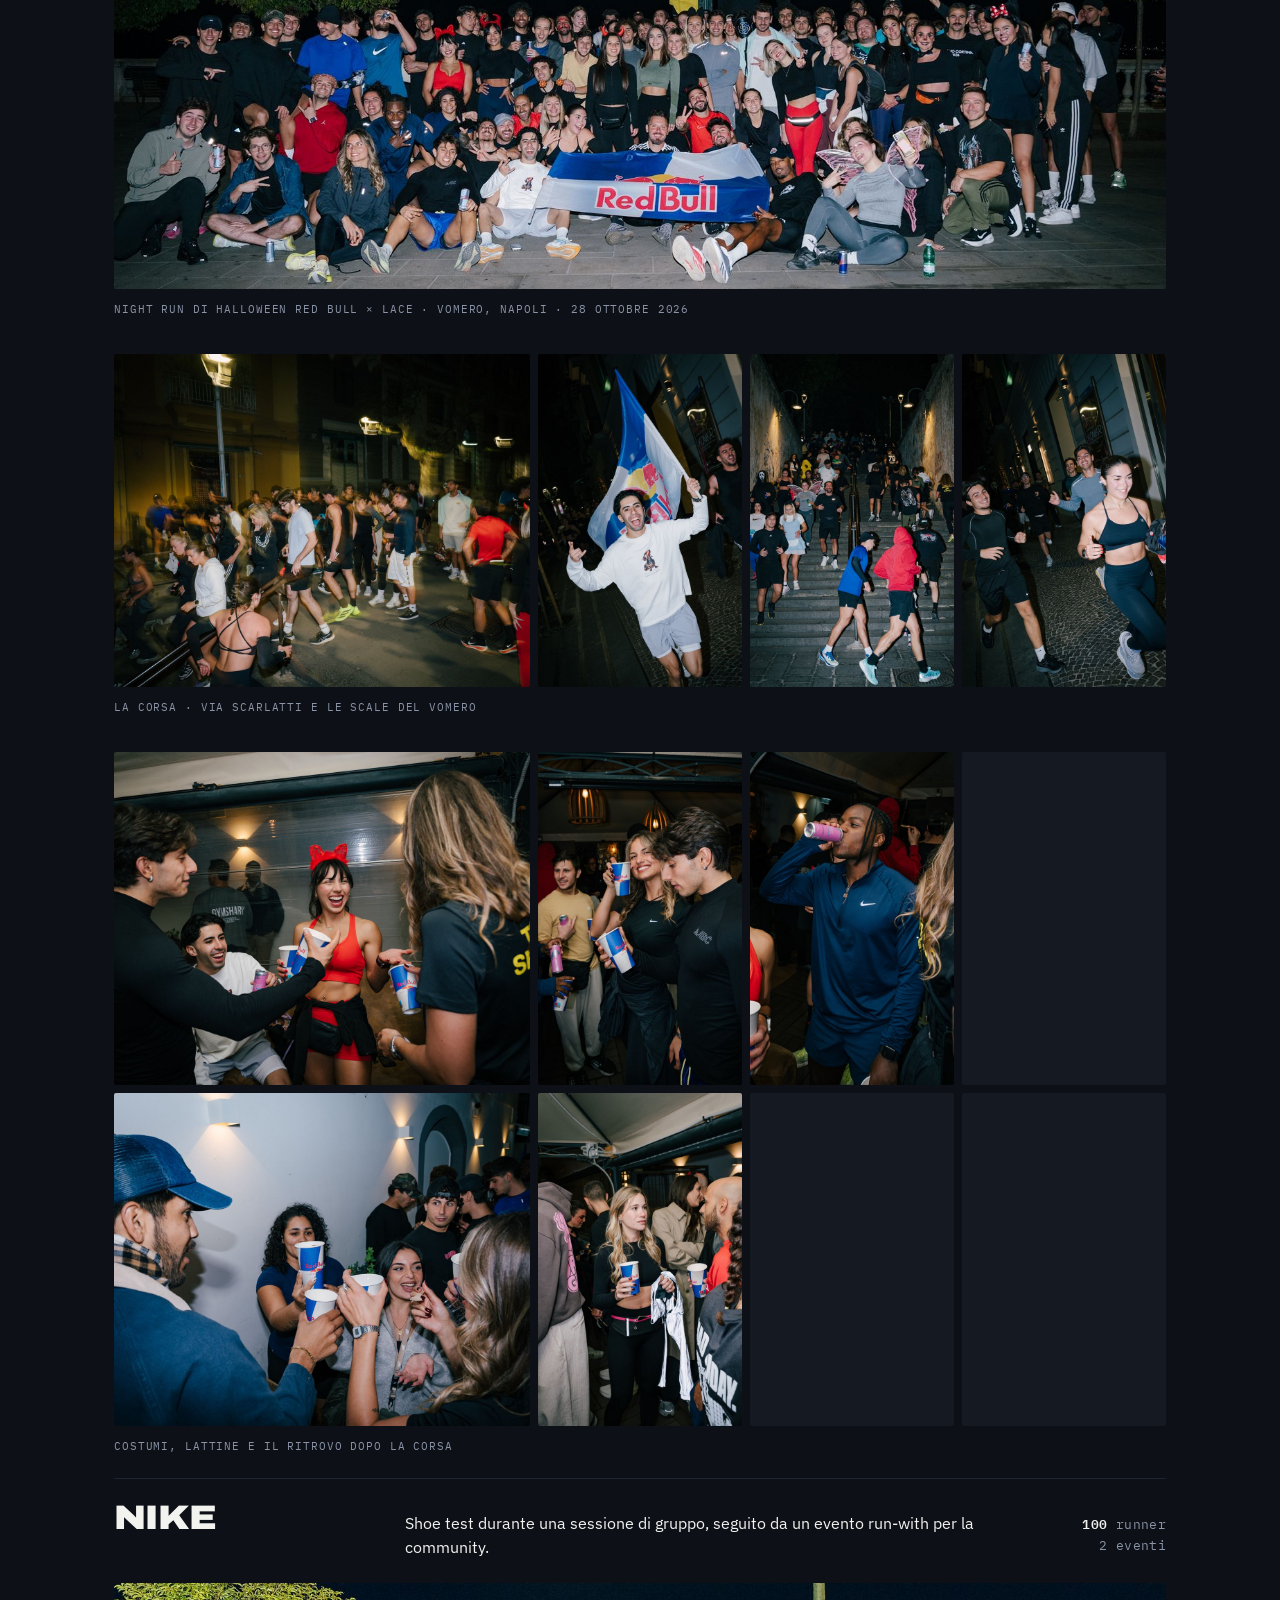
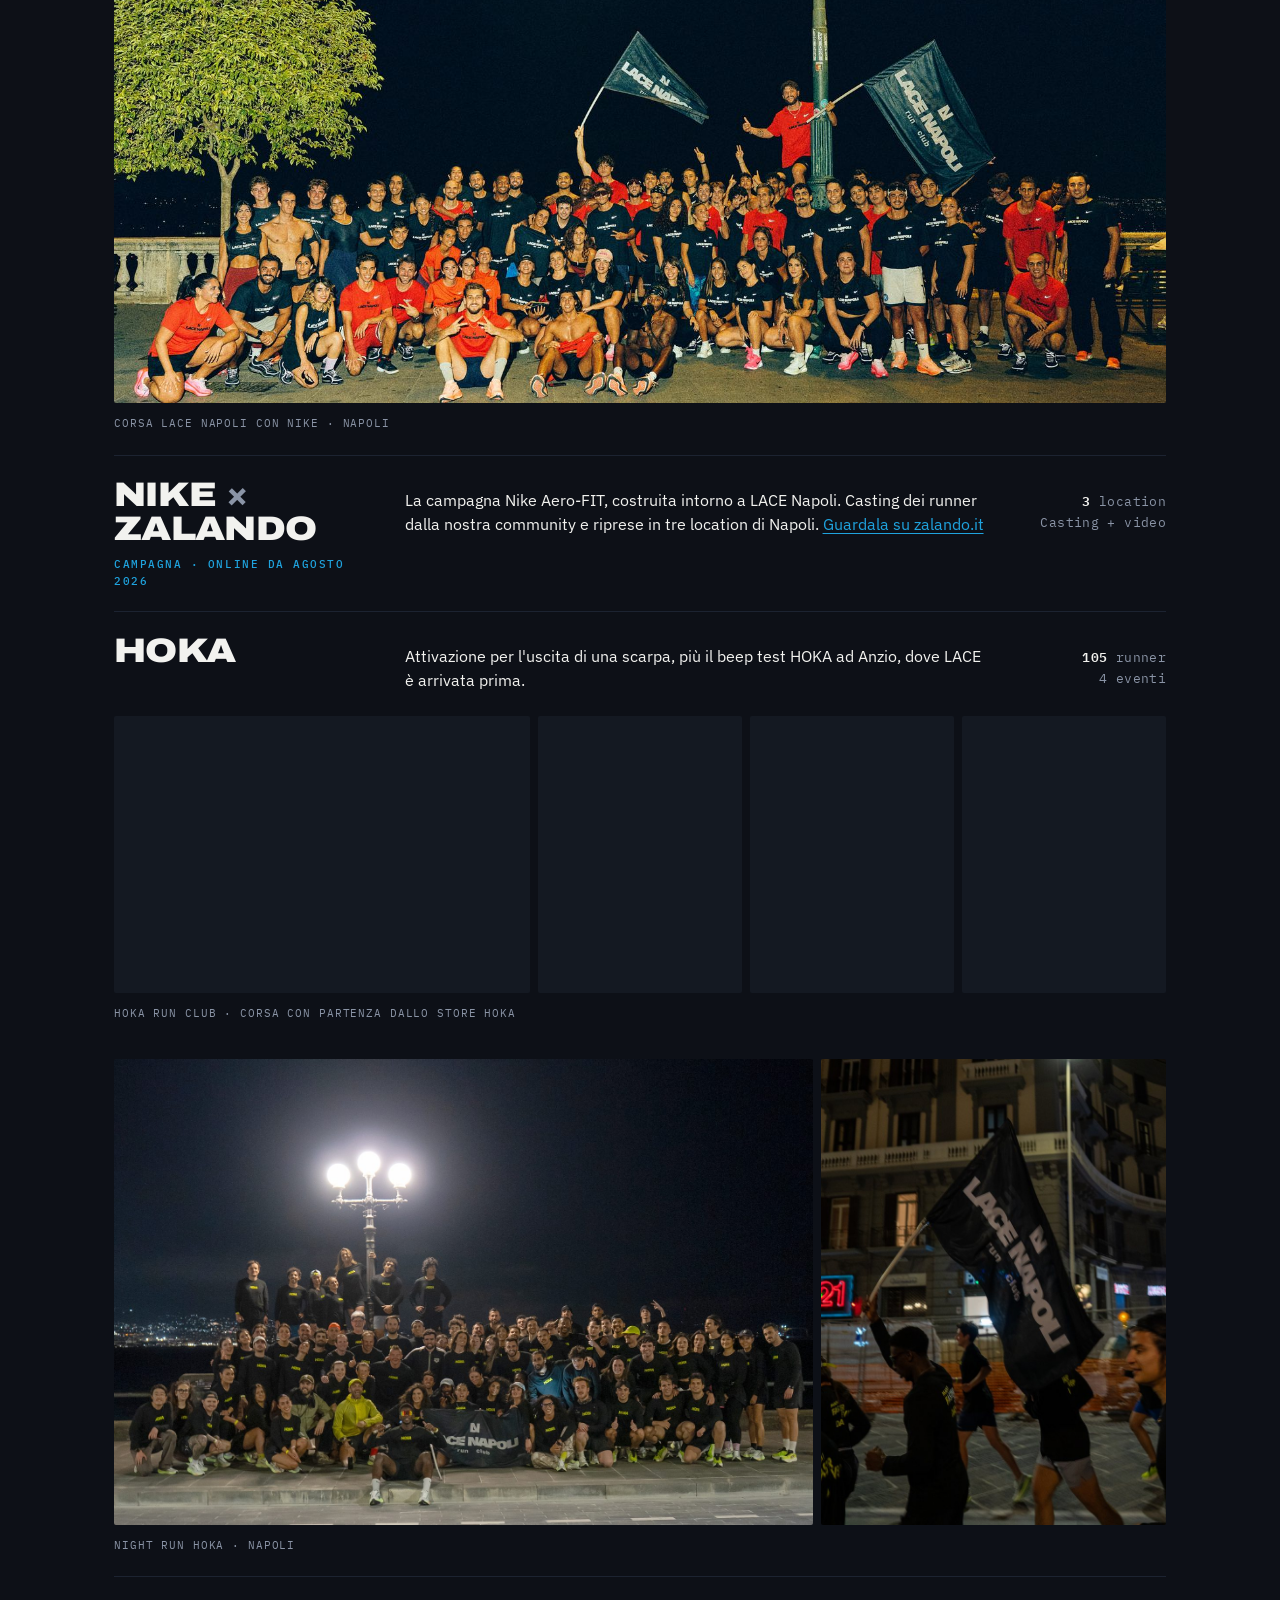
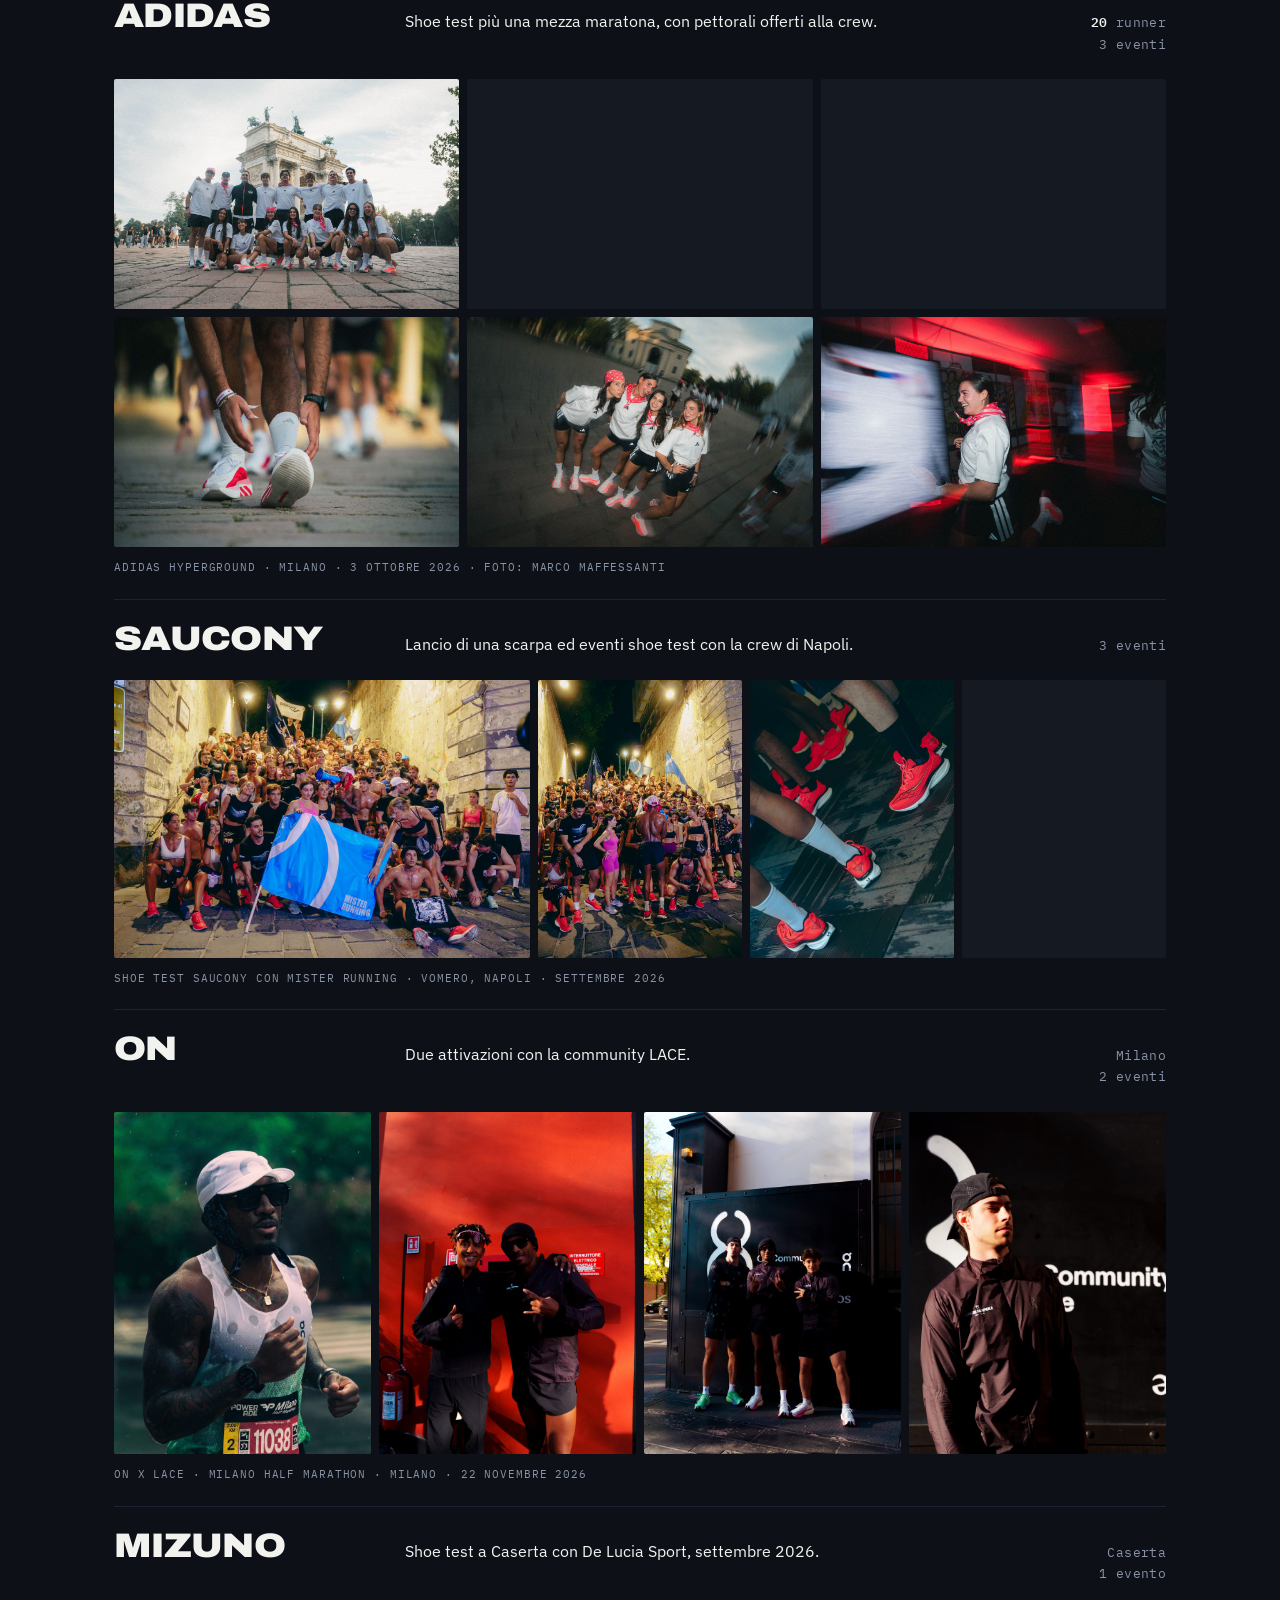
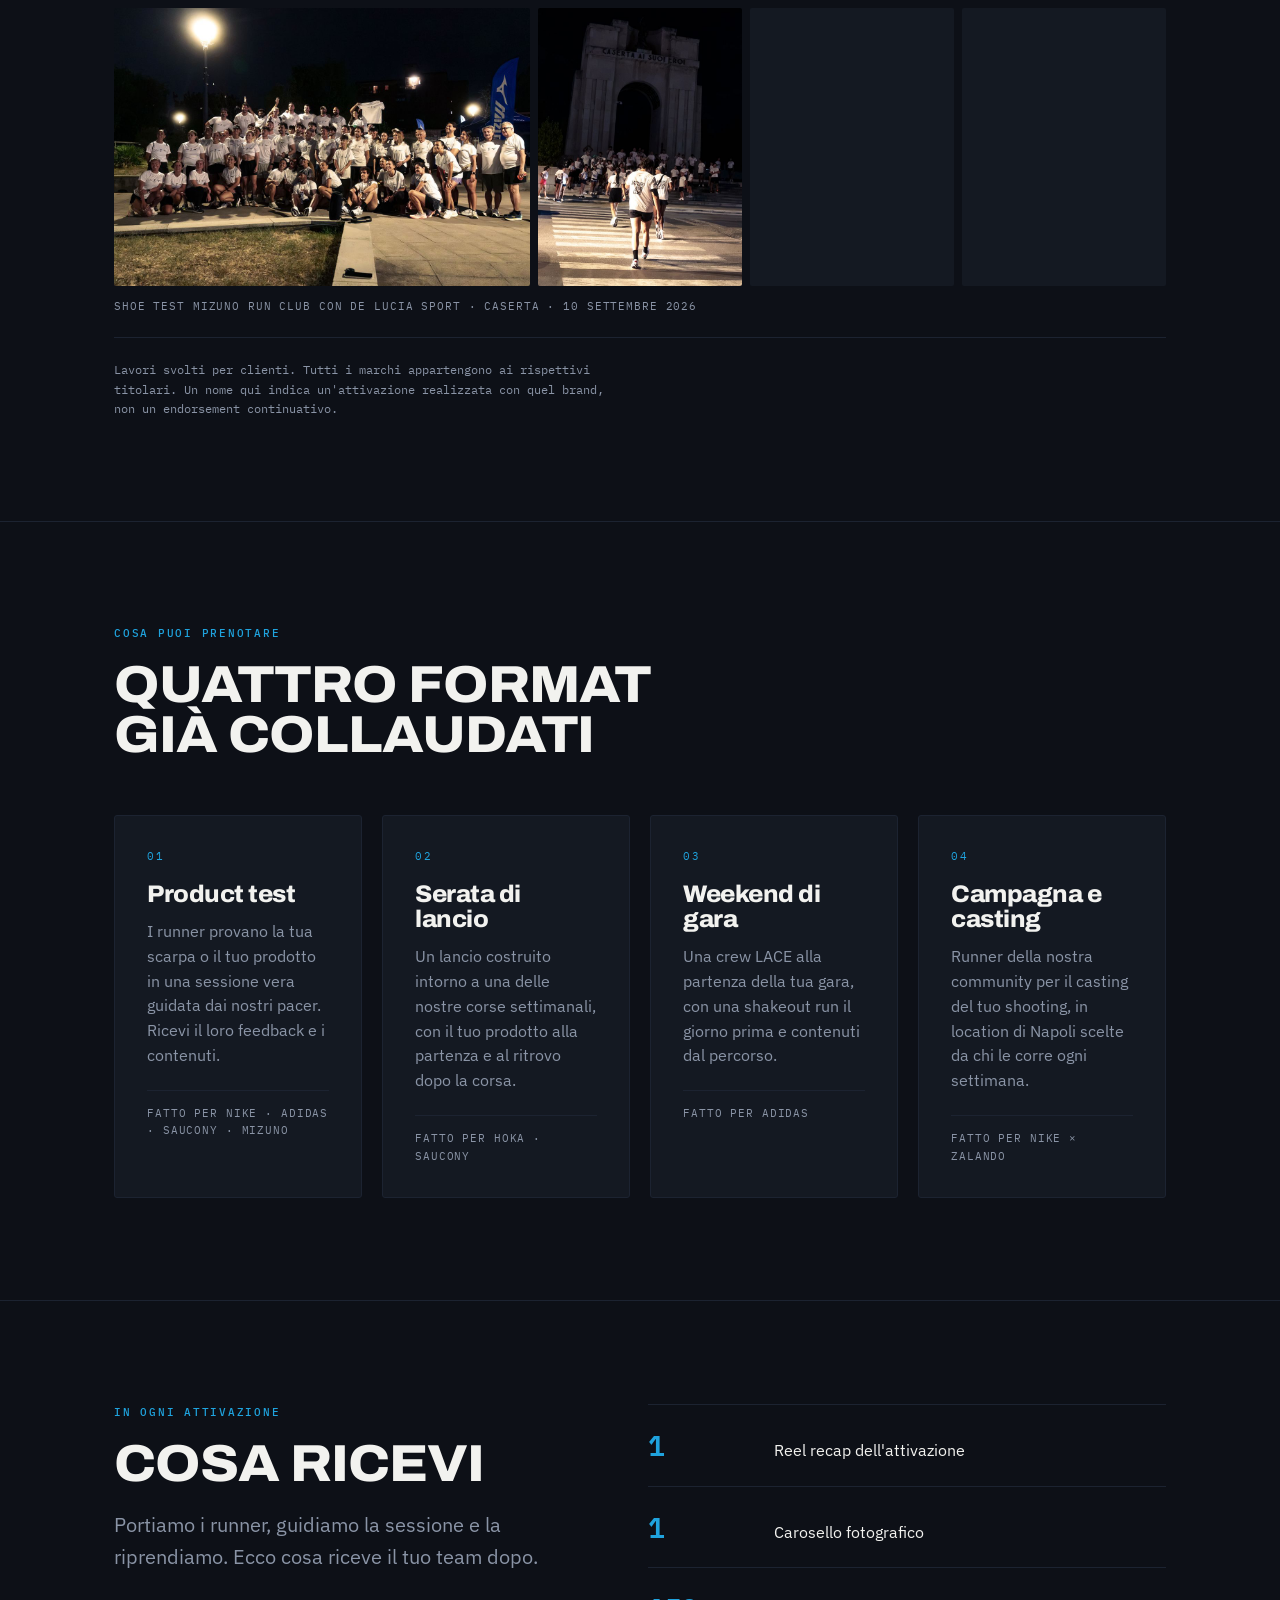
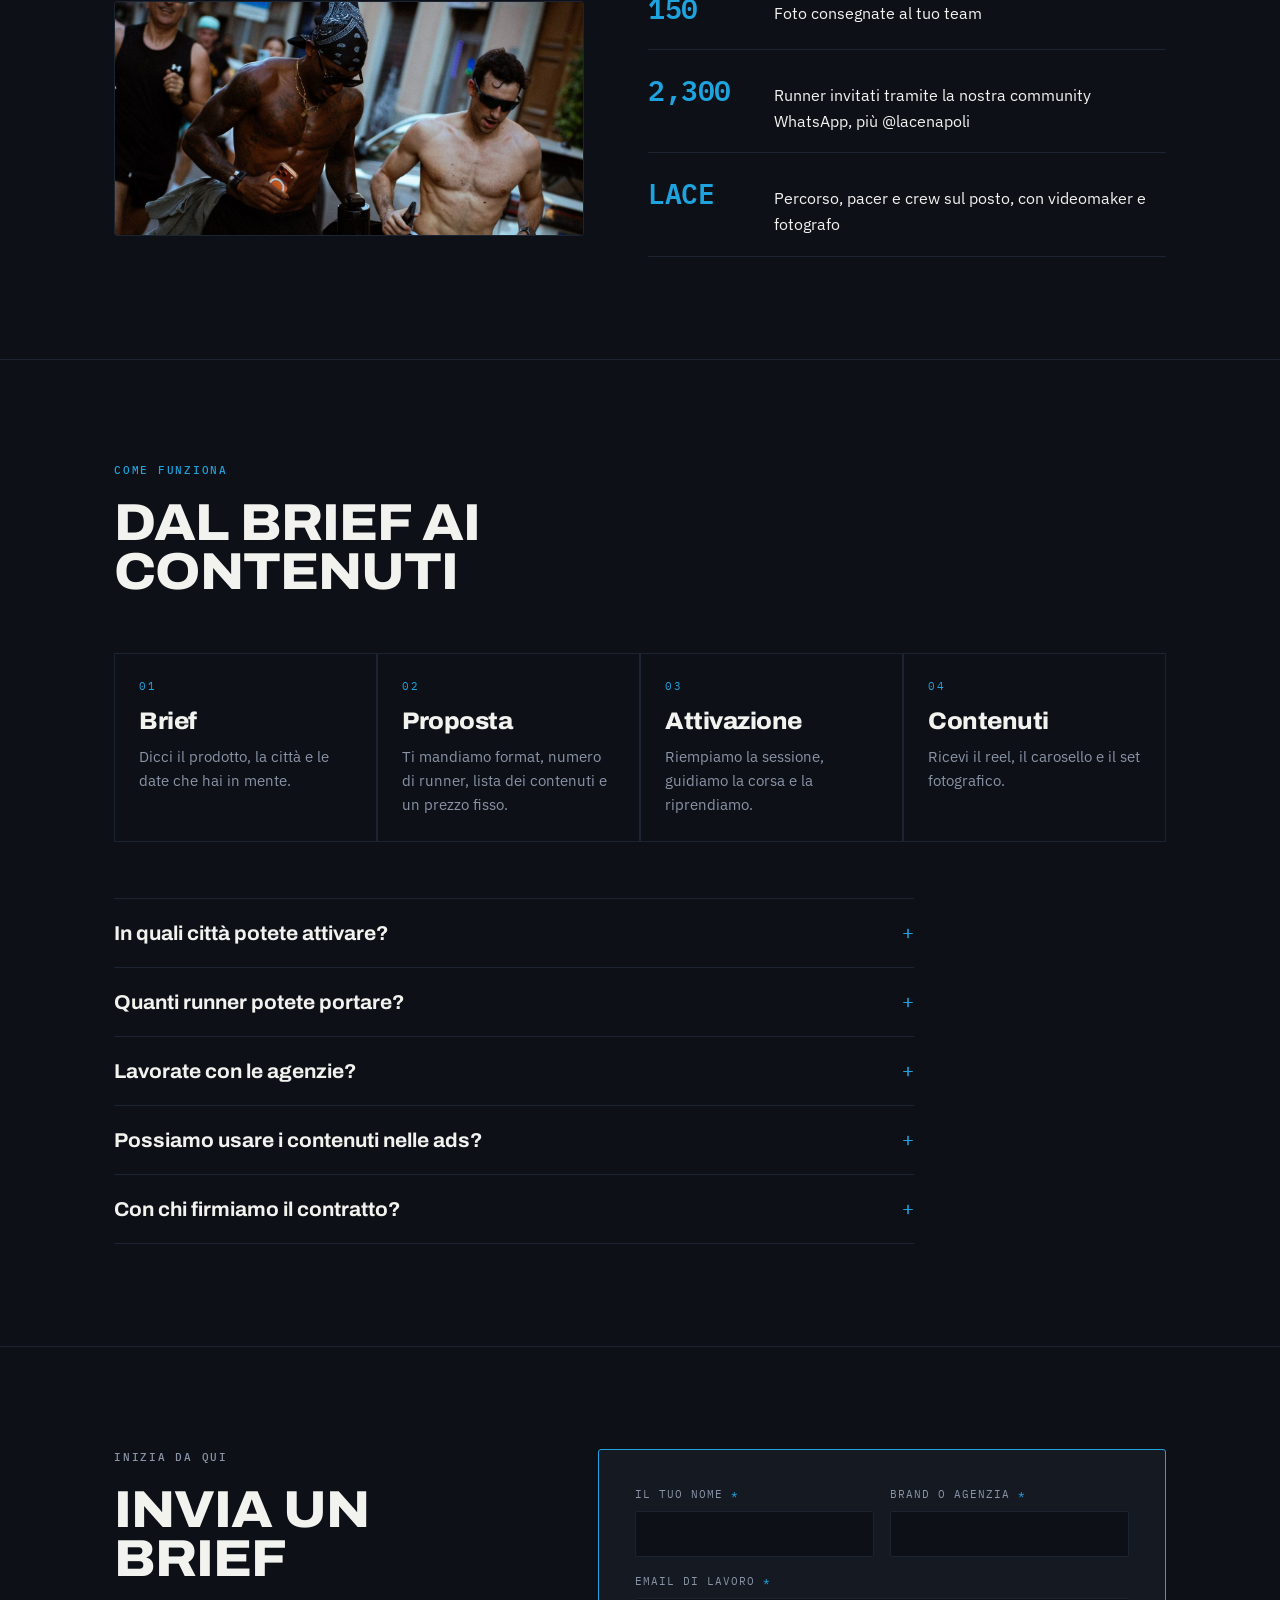
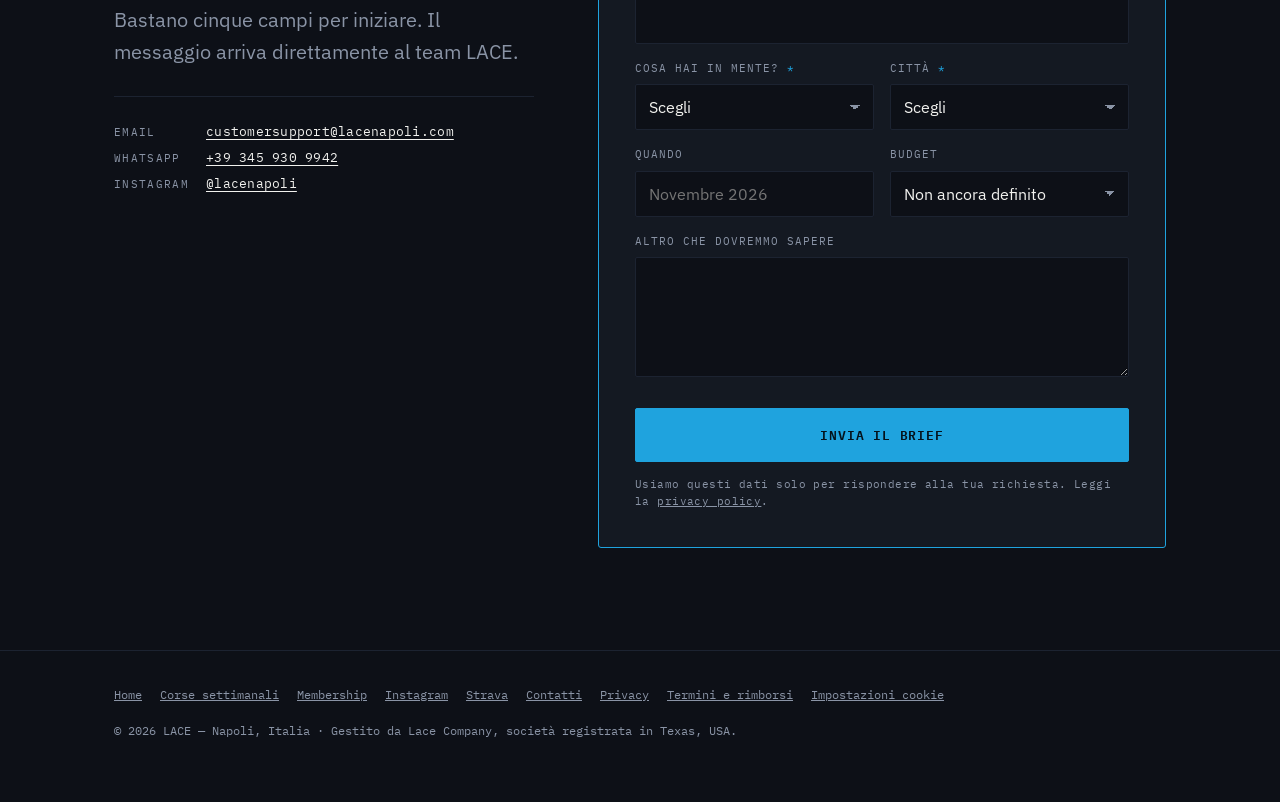
<file: it/brands.html>
<!DOCTYPE html>
<!-- GENERATED from /brands.html by tools/build_it.py. Do not edit this file: edit the English page, then run the script. -->
<html lang="it">
<head>
<meta charset="utf-8">
<script>window.LACE_PAGE_LANG="it";</script>
<meta name="viewport" content="width=device-width, initial-scale=1.0">
<title>Collaborazioni con i brand | LACE</title>

<!-- Google Analytics (GA4): loaded by consent.js only after the visitor accepts -->
<script>
  window.dataLayer = window.dataLayer || [];
  function gtag(){dataLayer.push(arguments);}
</script>
<script src="/consent.js" defer></script>
<link rel="canonical" href="https://lacenapoli.com/it/brands.html">
<link rel="alternate" hreflang="en" href="https://lacenapoli.com/brands.html">
<link rel="alternate" hreflang="it" href="https://lacenapoli.com/it/brands.html">
<link rel="alternate" hreflang="x-default" href="https://lacenapoli.com/brands.html">
<meta name="description" content="Lavora con LACE, il network di running di Napoli, Caserta, Milano e Salerno. Shoe test, serate di lancio, weekend di gara e shooting con una community di oltre 3.000 runner.">
<meta name="theme-color" content="#0d1017">
<meta name="robots" content="index,follow">
<meta property="og:type" content="website">
<meta property="og:site_name" content="LACE">
<meta property="og:title" content="Collaborazioni con i brand | LACE">
<meta property="og:description" content="Shoe test, serate di lancio, weekend di gara e shooting con una community di running di oltre 3.000 persone in quattro città italiane.">
<meta property="og:url" content="https://lacenapoli.com/it/brands.html">
<meta property="og:image" content="https://lacenapoli.com/og-image.jpg">
<meta property="og:locale" content="it_IT">
<meta property="og:locale:alternate" content="en_US">
<meta name="twitter:card" content="summary_large_image">
<meta name="twitter:title" content="Collaborazioni con i brand | LACE">
<meta name="twitter:image" content="https://lacenapoli.com/og-image.jpg">
<link rel="icon" href="/favicon.svg" type="image/svg+xml">
<link rel="preconnect" href="https://fonts.googleapis.com">
<link rel="preconnect" href="https://fonts.gstatic.com" crossorigin>
<link href="https://fonts.googleapis.com/css2?family=Archivo:ital,wdth,wght@0,75..125,400..900&family=IBM+Plex+Mono:wght@400;500;600&family=IBM+Plex+Sans:wght@400;500;600&display=swap" rel="stylesheet">

<style>
/* Same tokens as road-to-hyrox.html so the two subpages read as one system */
:root{
  --ink:#0d1017;
  --ink-2:#141922;
  --ink-3:#1c2331;
  --paper:#F2F2EF;
  --muted:#8A94A6;
  --azzurro:#1FA3DE;

  --display:'Archivo',system-ui,sans-serif;
  --body:'IBM Plex Sans',system-ui,sans-serif;
  --data:'IBM Plex Mono',ui-monospace,monospace;

  --gut:clamp(20px,5vw,64px);
  --rule:1px solid var(--ink-3);
}
*,*::before,*::after{box-sizing:border-box}
html{scroll-behavior:smooth;-webkit-text-size-adjust:100%}
body{margin:0;background:var(--ink);color:var(--paper);font-family:var(--body);font-size:17px;line-height:1.6;-webkit-font-smoothing:antialiased}
img{max-width:100%;display:block}
a{color:inherit}
:focus-visible{outline:2px solid var(--azzurro);outline-offset:3px;border-radius:2px}
.wrap{max-width:1180px;margin:0 auto;padding-left:var(--gut);padding-right:var(--gut)}

/* language toggle */
[data-it]{display:none}
html[lang="it"] [data-en]{display:none}
html[lang="it"] [data-it]{display:revert}

/* type */
.eyebrow{font-family:var(--data);font-size:11px;font-weight:500;letter-spacing:.16em;text-transform:uppercase;color:var(--azzurro);margin:0 0 18px}
h1,h2,h3{font-family:var(--display);font-weight:800;line-height:.95;letter-spacing:-.02em;margin:0}
h1{font-size:clamp(34px,4.7vw,62px);font-stretch:112%;text-transform:uppercase;line-height:.98}
h1 em{font-style:normal;color:var(--azzurro)}
h2{font-size:clamp(28px,4.4vw,52px);font-stretch:108%;text-transform:uppercase}
h3{font-size:clamp(19px,2.2vw,24px);font-stretch:104%;line-height:1.05}
p{margin:0 0 16px}
.lede{font-size:clamp(17px,2vw,20px);color:var(--muted);max-width:58ch}
.lede strong{color:var(--paper);font-weight:600}

/* header */
.bar{position:sticky;top:0;z-index:50;background:rgba(13,16,23,.9);backdrop-filter:blur(12px);border-bottom:var(--rule)}
.bar-in{display:flex;align-items:center;gap:16px;height:62px}
.mark{font-family:var(--display);font-weight:900;font-stretch:118%;font-size:20px;letter-spacing:-.03em;text-decoration:none}
.mark span{color:var(--azzurro)}
.bar-sp{flex:1}
.lang{display:flex;gap:2px;font-family:var(--data);font-size:12px}
.lang button{background:none;border:0;color:var(--muted);padding:5px 8px;cursor:pointer;font-family:inherit;font-size:inherit;letter-spacing:.08em}
.lang button[aria-pressed="true"]{color:var(--paper);text-decoration:underline;text-underline-offset:4px}

/* buttons */
.btn{display:inline-flex;align-items:center;justify-content:center;gap:10px;font-family:var(--data);font-size:13px;font-weight:600;letter-spacing:.06em;text-transform:uppercase;text-decoration:none;padding:15px 24px;border:1px solid var(--paper);border-radius:2px;cursor:pointer;transition:background .18s ease,color .18s ease,transform .18s ease}
.btn:hover{transform:translateY(-1px)}
.btn.is-fill{background:var(--paper);color:var(--ink)}
.btn.is-fill:hover{background:var(--azzurro);border-color:var(--azzurro);color:var(--ink)}
.btn.is-ghost{background:none;color:var(--paper);border-color:var(--ink-3)}
.btn.is-ghost:hover{border-color:var(--paper)}
.btn.is-blue{background:var(--azzurro);border-color:var(--azzurro);color:#04121b}
.btn.is-blue:hover{background:#39b8ef;border-color:#39b8ef}
.btn[disabled]{opacity:.5;cursor:wait;transform:none}

/* hero */
.hero{border-bottom:var(--rule)}
.hero-grid{display:grid;grid-template-columns:1.3fr .7fr;gap:clamp(28px,5vw,72px);align-items:end;padding-top:clamp(48px,8vw,96px);padding-bottom:clamp(40px,6vw,72px)}
.hero .lede{margin-top:26px}
.hero-cta{display:flex;flex-wrap:wrap;gap:12px;margin-top:32px}
.hero-photo{position:relative;aspect-ratio:4/5;overflow:hidden;border:var(--rule);border-radius:3px;background:var(--ink-2)}
.hero-photo img{width:100%;height:100%;object-fit:cover}
.hero-photo figcaption{position:absolute;left:0;right:0;bottom:0;padding:44px 16px 14px;font-family:var(--data);font-size:11px;letter-spacing:.1em;text-transform:uppercase;color:var(--paper);background:linear-gradient(180deg,transparent,rgba(13,16,23,.92))}
figure{margin:0}

/* numbers band */
.nums{display:grid;grid-template-columns:repeat(4,1fr);border-bottom:var(--rule)}
.num{padding:28px var(--gut);border-right:var(--rule)}
.num:last-child{border-right:0}
.num b{display:block;font-family:var(--data);font-weight:600;font-size:clamp(28px,3.6vw,44px);letter-spacing:-.02em;line-height:1;font-variant-numeric:tabular-nums}
.num b sup{font-size:.5em;color:var(--azzurro)}
.num .lab{display:block;font-family:var(--data);font-size:11px;letter-spacing:.12em;text-transform:uppercase;color:var(--muted);margin-top:12px;line-height:1.5}
.src{font-family:var(--data);font-size:11.5px;color:var(--muted);letter-spacing:.04em;padding:14px 0 0}

/* sections */
.sec{padding:clamp(56px,8vw,104px) 0;border-bottom:var(--rule)}
.sec-head{max-width:64ch;margin-bottom:clamp(32px,5vw,56px)}

/* SIGNATURE: the work, as a ledger */
.ledger{border-top:var(--rule)}
.job{display:grid;grid-template-columns:minmax(150px,.9fr) 2fr minmax(150px,auto);gap:10px 28px;align-items:baseline;padding:22px 0;border-bottom:var(--rule)}
.job-brand{font-family:var(--display);font-weight:900;font-stretch:116%;font-size:clamp(22px,3vw,34px);text-transform:uppercase;letter-spacing:-.02em;line-height:1}
.job-brand small{display:block;font-family:var(--data);font-weight:500;font-size:11px;letter-spacing:.14em;color:var(--azzurro);margin-top:10px;font-stretch:100%;line-height:1.5}
.job-what{font-size:16px;line-height:1.5}
.job-what a{color:var(--azzurro);text-underline-offset:3px}
.job-spec{font-family:var(--data);font-size:12.5px;color:var(--muted);text-align:right;line-height:1.7;letter-spacing:.03em}
.job-spec b{color:var(--paper);font-weight:600}
.shots{grid-column:1/-1;margin-top:14px}
.shots-grid{display:grid;grid-template-columns:repeat(3,1fr);gap:8px}
.shots-grid img{width:100%;height:auto;aspect-ratio:3/2;object-fit:cover;border-radius:2px;background:var(--ink-2)}
.shots-grid.is-mix{grid-template-columns:repeat(5,1fr)}
.shots-grid.is-mix img{aspect-ratio:3/4;height:100%}
.shots-grid.is-mix img.wide{grid-column:span 2;aspect-ratio:auto}
.shots-grid.is-one{grid-template-columns:1fr}
.shots-grid.is-one img{aspect-ratio:5/2}
.shots-grid.is-duo{grid-template-columns:repeat(3,1fr)}
.shots-grid.is-quad{grid-template-columns:repeat(4,1fr)}
.shots-grid.is-quad img{aspect-ratio:3/4;object-position:50% 35%}
.shots + .shots{margin-top:26px}
.shots figcaption{font-family:var(--data);font-size:11px;letter-spacing:.08em;text-transform:uppercase;color:var(--muted);margin-top:12px;line-height:1.6}
.disc{max-width:72ch;font-family:var(--data);font-size:11.5px;color:var(--muted);line-height:1.7;margin:22px 0 0}

/* formats */
.cards{display:grid;grid-template-columns:repeat(4,1fr);gap:20px}
.card{background:var(--ink-2);border:var(--rule);border-radius:3px;padding:clamp(22px,3vw,32px);display:flex;flex-direction:column}
.card-n{font-family:var(--data);font-size:11px;letter-spacing:.14em;color:var(--azzurro);margin-bottom:16px}
.card p{color:var(--muted);font-size:15.5px;margin:12px 0 0}
.card-used{font-family:var(--data);font-size:11px;letter-spacing:.08em;text-transform:uppercase;color:var(--muted);border-top:var(--rule);margin-top:auto;padding-top:14px}
.card p + .card-used{margin-top:22px}

/* included */
.incl{display:grid;grid-template-columns:1fr 1.1fr;gap:clamp(24px,5vw,72px);align-items:start}
.incl-photo{aspect-ratio:2/1;overflow:hidden;border:var(--rule);border-radius:3px;margin-top:28px;background:var(--ink-2)}
.incl-photo img{width:100%;height:100%;object-fit:cover}
.ticks{list-style:none;margin:0;padding:0;border-top:var(--rule)}
.ticks li{display:grid;grid-template-columns:110px 1fr;gap:16px;padding:18px 0;border-bottom:var(--rule);align-items:baseline}
.ticks b{font-family:var(--data);font-weight:600;font-size:clamp(20px,2.6vw,28px);letter-spacing:-.02em;color:var(--azzurro);font-variant-numeric:tabular-nums}
.ticks span{font-size:16px}

/* steps */
.steps{display:grid;grid-template-columns:repeat(auto-fit,minmax(210px,1fr));gap:2px;background:var(--ink-3);border:var(--rule)}
.step{background:var(--ink);padding:24px}
.step-n{font-family:var(--data);font-size:11px;letter-spacing:.14em;color:var(--azzurro)}
.step h3{margin:14px 0 10px}
.step p{color:var(--muted);font-size:15px;margin:0}

/* faq */
.faq{max-width:800px;margin-top:clamp(36px,5vw,56px)}
.faq details{border-bottom:var(--rule);padding:18px 0}
.faq details:first-child{border-top:var(--rule)}
.faq summary{cursor:pointer;list-style:none;font-family:var(--display);font-weight:700;font-stretch:104%;font-size:clamp(16px,2vw,20px);display:flex;justify-content:space-between;gap:16px}
.faq summary::-webkit-details-marker{display:none}
.faq summary::after{content:"+";color:var(--azzurro);font-family:var(--data);font-weight:400}
.faq details[open] summary::after{content:"–"}
.faq details p{color:var(--muted);font-size:15.5px;margin:14px 0 0}

/* brief form */
.brief{display:grid;grid-template-columns:.85fr 1.15fr;gap:clamp(28px,5vw,72px);align-items:start}
.brief-side p{color:var(--muted)}
.direct{border-top:var(--rule);margin-top:28px;padding-top:22px;font-family:var(--data);font-size:13px;line-height:2;letter-spacing:.02em}
.direct a{color:var(--paper);text-underline-offset:3px}
.direct span.k{display:inline-block;width:92px;color:var(--muted);font-size:11px;letter-spacing:.12em;text-transform:uppercase}
.form{background:var(--ink-2);border:1px solid var(--azzurro);border-radius:3px;padding:clamp(22px,3.4vw,36px)}
.row2{display:grid;grid-template-columns:1fr 1fr;gap:0 16px}
.fld{display:block;margin-bottom:16px}
.fld > span{display:block;font-family:var(--data);font-size:11px;letter-spacing:.09em;text-transform:uppercase;color:var(--muted);margin-bottom:7px}
.fld > span i{font-style:normal;color:var(--azzurro)}
.fld input,.fld select,.fld textarea{width:100%;background:var(--ink);color:var(--paper);border:1px solid var(--ink-3);border-radius:2px;padding:12px 13px;font-family:var(--body);font-size:16px;appearance:none;-webkit-appearance:none}
.fld textarea{min-height:120px;resize:vertical;line-height:1.5}
.fld select{background-image:linear-gradient(45deg,transparent 50%,var(--muted) 50%),linear-gradient(135deg,var(--muted) 50%,transparent 50%);background-position:calc(100% - 18px) 50%,calc(100% - 13px) 50%;background-size:5px 5px,5px 5px;background-repeat:no-repeat;padding-right:36px}
.fld input:focus,.fld select:focus,.fld textarea:focus{border-color:var(--azzurro);outline:none}
.hp{position:absolute;left:-9999px;width:1px;height:1px;overflow:hidden}
.form .btn{width:100%;margin-top:6px}
.form-note{font-family:var(--data);font-size:11px;color:var(--muted);letter-spacing:.04em;line-height:1.6;margin:14px 0 0}
.form-note a{color:var(--muted)}
.form-err{font-family:var(--data);font-size:12.5px;color:#ff8a65;margin:12px 0 0;display:none}
.form-done{padding:12px 0}
.form-done h3{margin-bottom:14px}
.form-done p{color:var(--muted);margin:0}

/* footer */
.foot{padding:34px 0 60px;font-family:var(--data);font-size:12px;color:var(--muted);line-height:1.7}
.foot a{color:var(--muted)}
.foot-links{display:flex;flex-wrap:wrap;gap:18px;margin-bottom:16px}

@media(max-width:1040px){
  .cards{grid-template-columns:1fr 1fr}
}
@media(max-width:900px){
  .hero-grid{grid-template-columns:1fr;align-items:start}
  .hero-photo{aspect-ratio:4/3}
  .nums{grid-template-columns:1fr 1fr}
  .num:nth-child(2){border-right:0}
  .num:nth-child(-n+2){border-bottom:var(--rule)}
  .job{grid-template-columns:1fr}
  .job-spec{text-align:left}
  .shots-grid{grid-template-columns:1fr 1fr}
  .shots-grid.is-one{grid-template-columns:1fr}
  .shots-grid.is-mix{grid-template-columns:repeat(3,1fr)}
  .shots-grid.is-mix img.wide{grid-column:1/-1;aspect-ratio:3/2;height:auto}
  .shots-grid.is-duo{grid-template-columns:1fr}
  .shots-grid.is-quad{grid-template-columns:1fr 1fr}
  .shots-grid.is-duo img:not(.wide){aspect-ratio:1/1;height:auto;object-position:50% 34%}
  .incl,.brief{grid-template-columns:1fr}
}
@media(max-width:520px){
  .cards{grid-template-columns:1fr}
  .row2{grid-template-columns:1fr}
  .ticks li{grid-template-columns:84px 1fr}
  .bar .btn{padding:10px 12px;font-size:11.5px}
}
@media(prefers-reduced-motion:reduce){
  *{animation:none!important;transition:none!important;scroll-behavior:auto!important}
}
</style>
</head>
<body>

<header class="bar">
  <div class="wrap bar-in">
    <a class="mark" href="/it/">LACE<span>.</span></a>
    <span class="bar-sp"></span>
    <div class="lang">
      <button type="button" data-lang="en" aria-pressed="true">EN</button>
      <button type="button" data-lang="it" aria-pressed="false">IT</button>
    </div>
    <a class="btn is-fill" href="#brief" style="padding:11px 16px">
      <span data-it>Invia un brief</span>
    </a>
  </div>
</header>

<main>

<!-- ============ HERO ============ -->
<section class="hero">
  <div class="wrap hero-grid">
    <div>
      <p class="eyebrow">
        
        <span data-it>Per i brand · Napoli · Caserta · Milano · Salerno</span>
      </p>
      <h1>
        
        <span data-it>100 runner ogni mercoledì sera. <em>Metti il tuo prodotto nelle loro mani.</em></span>
      </h1>
      <p class="lede">
        
        <span data-it>LACE è un network di running nato a Napoli. Abbiamo realizzato <strong>17 attivazioni per Nike, Adidas, HOKA, Saucony, On, Mizuno e Red Bull</strong>: shoe test, serate di lancio, weekend di gara e uno shooting di campagna. Raccontaci cosa hai in mente e ti rispondiamo con una proposta e un prezzo.</span>
      </p>
      <div class="hero-cta">
        <a class="btn is-blue" href="#brief"><span data-it>Invia un brief</span></a>
        <a class="btn is-ghost" href="#work"><span data-it>Guarda i lavori</span></a>
      </div>
    </div>
    <figure class="hero-photo">
      <img src="/img/scarlatti-steps.jpg" width="1050" height="1400" alt="More than a hundred LACE runners on the Scarlatti steps in Vomero, Naples, after a Wednesday night run" fetchpriority="high">
      <figcaption>
        
        <span data-it>Mercoledì sera · Scale di via Scarlatti, Vomero</span>
      </figcaption>
    </figure>
  </div>
</section>

<!-- ============ NUMBERS ============ -->
<div class="nums">
  <div class="num"><b>17</b><span class="lab"><span data-it>Attivazioni realizzate per i brand</span></span></div>
  <div class="num"><b>3,000<sup>+</sup></b><span class="lab"><span data-it>Runner in quattro città</span></span></div>
  <div class="num"><b>2.3M</b><span class="lab"><span data-it>Visualizzazioni Instagram in 30 giorni</span></span></div>
  <div class="num"><b>898K</b><span class="lab"><span data-it>Account raggiunti in 30 giorni</span></span></div>
</div>
<div class="wrap">
  <p class="src">
    
    <span data-it>Instagram Insights di @lacenapoli, dal 9 giugno all'8 luglio 2026. Il 72,9% della copertura arriva da persone che non seguono l'account. Engagement pari all'8,5% della copertura.</span>
  </p>
</div>

<!-- ============ THE WORK ============ -->
<section class="sec" id="work">
  <div class="wrap">
    <div class="sec-head">
      <p class="eyebrow"><span data-it>I lavori</span></p>
      <h2><span data-it>Con chi abbiamo corso</span></h2>
    </div>

    <div class="ledger">
      <div class="job">
        <div class="job-brand">Red Bull<small><span data-it>Ultimo · ottobre 2026</span></small></div>
        <div class="job-what">
          
          <span data-it>Due eventi run club powered by Red Bull: il primo al Sanctuary Milano a settembre 2026, il secondo una night run di Halloween al Vomero, Napoli, il 28 ottobre 2026. <a href="/red-bull-halloween-night-run.html">Leggi il recap</a></span>
        </div>
        <div class="job-spec">Milano · Napoli<br><span data-it>2 eventi</span></div>
        <figure class="shots">
          <div class="shots-grid is-one">
            <img src="/img/work/redbull-1.jpg" width="1600" height="640" loading="lazy" decoding="async" alt="More than a hundred LACE runners, many in Halloween costumes, posing at night behind a Red Bull flag in Vomero, Naples">
          </div>
          <figcaption>
            
            <span data-it>Night run di Halloween Red Bull × LACE · Vomero, Napoli · 28 ottobre 2026</span>
          </figcaption>
        </figure>
        <figure class="shots">
          <div class="shots-grid is-mix">
            <img class="wide" src="/img/work/redbull-2.jpg" width="1200" height="960" loading="lazy" decoding="async" alt="The group gathering on Via Scarlatti at night before the run">
            <img src="/img/work/redbull-3.jpg" width="768" height="960" loading="lazy" decoding="async" alt="A runner in a white long sleeve carrying a Red Bull flag down Via Scarlatti">
            <img src="/img/work/redbull-4.jpg" width="768" height="960" loading="lazy" decoding="async" alt="Runners in costume climbing and descending a long stone staircase in Vomero">
            <img src="/img/work/redbull-5.jpg" width="768" height="960" loading="lazy" decoding="async" alt="Runners smiling as they run along a cobbled street at night">
          </div>
          <figcaption>
            
            <span data-it>La corsa · Via Scarlatti e le scale del Vomero</span>
          </figcaption>
        </figure>
        <figure class="shots">
          <div class="shots-grid is-mix">
            <img class="wide" src="/img/work/redbull-6.jpg" width="1200" height="960" loading="lazy" decoding="async" alt="A runner in red devil ears laughing with friends, holding Red Bull cups">
            <img src="/img/work/redbull-7.jpg" width="768" height="960" loading="lazy" decoding="async" alt="A runner smiling at the camera and raising a Red Bull cup">
            <img src="/img/work/redbull-8.jpg" width="768" height="960" loading="lazy" decoding="async" alt="A runner drinking from a can of Red Bull after the run">
            <img src="/img/work/redbull-9.jpg" width="768" height="960" loading="lazy" decoding="async" alt="A runner drinking from a Red Bull cup at the after-run meet-up">
            <img class="wide" src="/img/work/redbull-10.jpg" width="1200" height="960" loading="lazy" decoding="async" alt="Runners touching Red Bull cups together in a toast">
            <img src="/img/work/redbull-11.jpg" width="768" height="960" loading="lazy" decoding="async" alt="A runner with a reflective jacket and a Red Bull cup talking with the group">
            <img src="/img/work/redbull-12.jpg" width="768" height="960" loading="lazy" decoding="async" alt="A runner in a banana costume greeting friends holding Red Bull cups">
            <img src="/img/work/redbull-13.jpg" width="768" height="960" loading="lazy" decoding="async" alt="A runner in a Halloween mask and black robe running with a can of Red Bull">
          </div>
          <figcaption>
            
            <span data-it>Costumi, lattine e il ritrovo dopo la corsa</span>
          </figcaption>
        </figure>
      </div>

      <div class="job">
        <div class="job-brand">Nike</div>
        <div class="job-what">
          
          <span data-it>Shoe test durante una sessione di gruppo, seguito da un evento run-with per la community.</span>
        </div>
        <div class="job-spec"><b>100</b> <span data-it>runner</span><br><span data-it>2 eventi</span></div>
        <figure class="shots">
          <div class="shots-grid is-one">
            <img src="/img/work/nike-1.jpg" width="1600" height="640" loading="lazy" decoding="async" alt="The LACE Napoli crew at night in black and red LACE Napoli tees with the Nike swoosh, waving two LACE Napoli run club flags">
          </div>
          <figcaption>
            
            <span data-it>Corsa LACE Napoli con Nike · Napoli</span>
          </figcaption>
        </figure>
      </div>

      <div class="job">
        <div class="job-brand">Nike <span style="color:var(--muted)">×</span> Zalando<small><span data-it>Campagna · online da agosto 2026</span></small></div>
        <div class="job-what">
          
          <span data-it>La campagna Nike Aero-FIT, costruita intorno a LACE Napoli. Casting dei runner dalla nostra community e riprese in tre location di Napoli. <a href="https://www.zalando.it/collections/Uyr5If6KSSO" target="_blank" rel="noopener">Guardala su zalando.it</a></span>
        </div>
        <div class="job-spec"><b>3</b> <span data-it>location</span><br><span data-it>Casting + video</span></div>
      </div>

      <div class="job">
        <div class="job-brand">HOKA</div>
        <div class="job-what">
          
          <span data-it>Attivazione per l'uscita di una scarpa, più il beep test HOKA ad Anzio, dove LACE è arrivata prima.</span>
        </div>
        <div class="job-spec"><b>105</b> <span data-it>runner</span><br><span data-it>4 eventi</span></div>
        <figure class="shots">
          <div class="shots-grid is-mix">
            <img class="wide" src="/img/work/hoka-1.jpg" width="1200" height="800" loading="lazy" decoding="async" alt="Runners in HOKA Run Club tees heading out along a park fence">
            <img src="/img/work/hoka-2.jpg" width="720" height="960" loading="lazy" decoding="async" alt="Runners in yellow, orange and red HOKA Run Club tees gathered outside the HOKA store">
            <img src="/img/work/hoka-3.jpg" width="720" height="960" loading="lazy" decoding="async" alt="Close-up of an all-orange HOKA running shoe on a runner outside the store">
            <img src="/img/work/hoka-4.jpg" width="720" height="960" loading="lazy" decoding="async" alt="The back of a red HOKA Run Club tee with the HOKA store sign behind">
          </div>
          <figcaption>
            
            <span data-it>HOKA Run Club · corsa con partenza dallo store HOKA</span>
          </figcaption>
        </figure>
        <figure class="shots">
          <div class="shots-grid is-mix is-duo">
            <img class="wide" src="/img/work/hoka-5.jpg" width="1600" height="1067" loading="lazy" decoding="async" alt="The whole group in black HOKA long sleeves under a street lamp on the Naples seafront at night, holding the LACE Napoli run club banner">
            <img src="/img/work/hoka-6.jpg" width="720" height="960" loading="lazy" decoding="async" alt="A runner carrying the LACE Napoli run club flag through the streets of Naples at night, with the group running alongside">
          </div>
          <figcaption>
            
            <span data-it>Night run HOKA · Napoli</span>
          </figcaption>
        </figure>
      </div>

      <div class="job">
        <div class="job-brand">Adidas</div>
        <div class="job-what">
          
          <span data-it>Shoe test più una mezza maratona, con pettorali offerti alla crew.</span>
        </div>
        <div class="job-spec"><b>20</b> <span data-it>runner</span><br><span data-it>3 eventi</span></div>
        <figure class="shots">
          <div class="shots-grid">
          <img src="/img/work/adidas-hyperground-1.jpg" width="1200" height="800" loading="lazy" decoding="async" alt="The crew in adidas kit in front of the Arco della Pace in Milan">
          <img src="/img/work/adidas-hyperground-2.jpg" width="1200" height="800" loading="lazy" decoding="async" alt="A large group of runners in white tees setting off together">
          <img src="/img/work/adidas-hyperground-3.jpg" width="1200" height="800" loading="lazy" decoding="async" alt="A run leader with a megaphone moving alongside the group">
          <img src="/img/work/adidas-hyperground-4.jpg" width="1200" height="800" loading="lazy" decoding="async" alt="A runner tying an adidas shoe before the start">
          <img src="/img/work/adidas-hyperground-5.jpg" width="1200" height="800" loading="lazy" decoding="async" alt="Four runners posing together on the route">
          <img src="/img/work/adidas-hyperground-6.jpg" width="1200" height="800" loading="lazy" decoding="async" alt="A runner smiling inside the red-lit Hyperground venue">
          </div>
          <figcaption>
            
            <span data-it>adidas Hyperground · Milano · 3 ottobre 2026 · Foto: Marco Maffessanti</span>
          </figcaption>
        </figure>
      </div>

      <div class="job">
        <div class="job-brand">Saucony</div>
        <div class="job-what">
          
          <span data-it>Lancio di una scarpa ed eventi shoe test con la crew di Napoli.</span>
        </div>
        <div class="job-spec"><span data-it>3 eventi</span></div>
        <figure class="shots">
          <div class="shots-grid is-mix">
            <img class="wide" src="/img/work/saucony-1.jpg" width="1200" height="800" loading="lazy" decoding="async" alt="The LACE crew on the Scarlatti steps in Vomero at night, holding Saucony and Mister Running flags">
            <img src="/img/work/saucony-2.jpg" width="720" height="960" loading="lazy" decoding="async" alt="Runners gathered on the steps after the run, many in the red test shoes">
            <img src="/img/work/saucony-3.jpg" width="720" height="960" loading="lazy" decoding="async" alt="Close-up of runners wearing the red Saucony test shoes">
            <img src="/img/work/saucony-4.jpg" width="720" height="960" loading="lazy" decoding="async" alt="A runner carrying a blue Mister Running flag mid-stride">
          </div>
          <figcaption>
            
            <span data-it>Shoe test Saucony con Mister Running · Vomero, Napoli · settembre 2026</span>
          </figcaption>
        </figure>
      </div>

      <div class="job">
        <div class="job-brand">On</div>
        <div class="job-what">
          
          <span data-it>Due attivazioni con la community LACE.</span>
        </div>
        <div class="job-spec">Milano<br><span data-it>2 eventi</span></div>
        <figure class="shots">
          <div class="shots-grid is-quad">
            <img src="/img/work/on-1.jpg" width="720" height="960" loading="lazy" decoding="async" alt="A LACE runner in an On singlet and white cap racing the Milano Half Marathon in the rain">
            <img src="/img/work/on-2.jpg" width="720" height="960" loading="lazy" decoding="async" alt="Two LACE Napoli runners in On jackets posing against a red wall">
            <img src="/img/work/on-3.jpg" width="720" height="960" loading="lazy" decoding="async" alt="Three LACE runners in On kit outside the On Community Space in Milan">
            <img src="/img/work/on-4.jpg" width="720" height="960" loading="lazy" decoding="async" alt="A LACE runner in a LACE Napoli run club jacket by On, in front of the On Community Space sign">
          </div>
          <figcaption>
            
            <span data-it>On x LACE · Milano Half Marathon · Milano · 22 novembre 2026</span>
          </figcaption>
        </figure>
      </div>

      <div class="job">
        <div class="job-brand">Mizuno</div>
        <div class="job-what">
          
          <span data-it>Shoe test a Caserta con De Lucia Sport, settembre 2026.</span>
        </div>
        <div class="job-spec">Caserta<br><span data-it>1 evento</span></div>
        <figure class="shots">
          <div class="shots-grid is-mix">
            <img class="wide" src="/img/work/mizuno-1.jpg" width="1200" height="800" loading="lazy" decoding="async" alt="The whole group in white Mizuno Run Club tees after the run, with a Mizuno flag behind">
            <img src="/img/work/mizuno-2.jpg" width="720" height="960" loading="lazy" decoding="async" alt="Runners crossing towards the war memorial arch in Caserta, where the group is gathered on the steps">
            <img src="/img/work/mizuno-3.jpg" width="720" height="960" loading="lazy" decoding="async" alt="Runners in Mizuno Run Club tees warming up under floodlights">
            <img src="/img/work/mizuno-4.jpg" width="720" height="960" loading="lazy" decoding="async" alt="A runner in a Mizuno Run Club tee seen from behind on a cobbled street">
          </div>
          <figcaption>
            
            <span data-it>Shoe test Mizuno Run Club con De Lucia Sport · Caserta · 10 settembre 2026</span>
          </figcaption>
        </figure>
      </div>
    </div>

    <p class="disc">
      
      <span data-it>Lavori svolti per clienti. Tutti i marchi appartengono ai rispettivi titolari. Un nome qui indica un'attivazione realizzata con quel brand, non un endorsement continuativo.</span>
    </p>
  </div>
</section>

<!-- ============ FORMATS ============ -->
<section class="sec" id="formats">
  <div class="wrap">
    <div class="sec-head">
      <p class="eyebrow"><span data-it>Cosa puoi prenotare</span></p>
      <h2><span data-it>Quattro format già collaudati</span></h2>
    </div>
    <div class="cards">
      <div class="card">
        <div class="card-n">01</div>
        <h3><span data-it>Product test</span></h3>
        <p><span data-it>I runner provano la tua scarpa o il tuo prodotto in una sessione vera guidata dai nostri pacer. Ricevi il loro feedback e i contenuti.</span></p>
        <div class="card-used"><span data-it>Fatto per</span> Nike · Adidas · Saucony · Mizuno</div>
      </div>
      <div class="card">
        <div class="card-n">02</div>
        <h3><span data-it>Serata di lancio</span></h3>
        <p><span data-it>Un lancio costruito intorno a una delle nostre corse settimanali, con il tuo prodotto alla partenza e al ritrovo dopo la corsa.</span></p>
        <div class="card-used"><span data-it>Fatto per</span> HOKA · Saucony</div>
      </div>
      <div class="card">
        <div class="card-n">03</div>
        <h3><span data-it>Weekend di gara</span></h3>
        <p><span data-it>Una crew LACE alla partenza della tua gara, con una shakeout run il giorno prima e contenuti dal percorso.</span></p>
        <div class="card-used"><span data-it>Fatto per</span> Adidas</div>
      </div>
      <div class="card">
        <div class="card-n">04</div>
        <h3><span data-it>Campagna e casting</span></h3>
        <p><span data-it>Runner della nostra community per il casting del tuo shooting, in location di Napoli scelte da chi le corre ogni settimana.</span></p>
        <div class="card-used"><span data-it>Fatto per</span> Nike × Zalando</div>
      </div>
    </div>
  </div>
</section>

<!-- ============ INCLUDED ============ -->
<section class="sec" id="included">
  <div class="wrap incl">
    <div>
      <p class="eyebrow"><span data-it>In ogni attivazione</span></p>
      <h2><span data-it>Cosa ricevi</span></h2>
      <p class="lede" style="margin-top:20px">
        
        <span data-it>Portiamo i runner, guidiamo la sessione e la riprendiamo. Ecco cosa riceve il tuo team dopo.</span>
      </p>
      <div class="incl-photo">
        <img src="/img/race-prep.jpg" width="1280" height="640" loading="lazy" decoding="async" alt="LACE runners mid-session on a Naples street">
      </div>
    </div>
    <ul class="ticks">
      <li><b>1</b><span><span data-it>Reel recap dell'attivazione</span></span></li>
      <li><b>1</b><span><span data-it>Carosello fotografico</span></span></li>
      <li><b>150</b><span><span data-it>Foto consegnate al tuo team</span></span></li>
      <li><b>2,300</b><span><span data-it>Runner invitati tramite la nostra community WhatsApp, più @lacenapoli</span></span></li>
      <li><b>LACE</b><span><span data-it>Percorso, pacer e crew sul posto, con videomaker e fotografo</span></span></li>
    </ul>
  </div>
</section>

<!-- ============ HOW IT WORKS ============ -->
<section class="sec" id="how">
  <div class="wrap">
    <div class="sec-head">
      <p class="eyebrow"><span data-it>Come funziona</span></p>
      <h2><span data-it>Dal brief ai contenuti</span></h2>
    </div>
    <div class="steps">
      <div class="step">
        <div class="step-n">01</div>
        <h3><span data-it>Brief</span></h3>
        <p><span data-it>Dicci il prodotto, la città e le date che hai in mente.</span></p>
      </div>
      <div class="step">
        <div class="step-n">02</div>
        <h3><span data-it>Proposta</span></h3>
        <p><span data-it>Ti mandiamo format, numero di runner, lista dei contenuti e un prezzo fisso.</span></p>
      </div>
      <div class="step">
        <div class="step-n">03</div>
        <h3><span data-it>Attivazione</span></h3>
        <p><span data-it>Riempiamo la sessione, guidiamo la corsa e la riprendiamo.</span></p>
      </div>
      <div class="step">
        <div class="step-n">04</div>
        <h3><span data-it>Contenuti</span></h3>
        <p><span data-it>Ricevi il reel, il carosello e il set fotografico.</span></p>
      </div>
    </div>

    <div class="faq">
      <details>
        <summary><span data-it>In quali città potete attivare?</span></summary>
        <p><span data-it>Napoli, Caserta, Milano e Salerno. Napoli è la crew più grande: la corsa del mercoledì sera porta più di 100 runner.</span></p>
      </details>
      <details>
        <summary><span data-it>Quanti runner potete portare?</span></summary>
        <p><span data-it>Le attivazioni passate hanno coinvolto da 20 a 105 runner. Fissiamo il numero in base allo stock di prodotto e alla location.</span></p>
      </details>
      <details>
        <summary><span data-it>Lavorate con le agenzie?</span></summary>
        <p><span data-it>Sì. Lavoriamo sia con i team dei brand sia con le agenzie che li rappresentano.</span></p>
      </details>
      <details>
        <summary><span data-it>Possiamo usare i contenuti nelle ads?</span></summary>
        <p><span data-it>Sì. I diritti per paid media e whitelisting sono una voce separata nella proposta.</span></p>
      </details>
      <details>
        <summary><span data-it>Con chi firmiamo il contratto?</span></summary>
        <p><span data-it>Lace Company, società registrata in Texas, USA, che gestisce LACE ed emette la fattura.</span></p>
      </details>
    </div>
  </div>
</section>

<!-- ============ BRIEF ============ -->
<section class="sec" id="brief">
  <div class="wrap brief">
    <div class="brief-side">
      <p class="eyebrow"><span data-it>Inizia da qui</span></p>
      <h2><span data-it>Invia un brief</span></h2>
      <p class="lede" style="margin-top:20px">
        
        <span data-it>Bastano cinque campi per iniziare. Il messaggio arriva direttamente al team LACE.</span>
      </p>
      <div class="direct">
        <div><span class="k">Email</span><a href="mailto:customersupport@lacenapoli.com?subject=Brand%20partnership">customersupport@lacenapoli.com</a></div>
        <div><span class="k">WhatsApp</span><a href="https://wa.me/393459309942" target="_blank" rel="noopener">+39 345 930 9942</a></div>
        <div><span class="k">Instagram</span><a href="https://www.instagram.com/lacenapoli" target="_blank" rel="noopener">@lacenapoli</a></div>
      </div>
    </div>

    <form class="form" id="brief-form" novalidate>
      <div class="row2">
        <label class="fld"><span><span data-it>Il tuo nome</span> <i>*</i></span>
          <input type="text" name="name" autocomplete="name" required maxlength="120"></label>
        <label class="fld"><span><span data-it>Brand o agenzia</span> <i>*</i></span>
          <input type="text" name="company" autocomplete="organization" required maxlength="120"></label>
      </div>
      <label class="fld"><span><span data-it>Email di lavoro</span> <i>*</i></span>
        <input type="email" name="email" autocomplete="email" required maxlength="160"></label>
      <div class="row2">
        <label class="fld"><span><span data-it>Cosa hai in mente?</span> <i>*</i></span>
          <select name="format" required>
            <option value="" data-en-label="Choose one" data-it-label="Scegli">Scegli</option>
            <option value="Product test" data-en-label="Product test" data-it-label="Product test">Product test</option>
            <option value="Launch night" data-en-label="Launch night" data-it-label="Serata di lancio">Serata di lancio</option>
            <option value="Race weekend" data-en-label="Race weekend" data-it-label="Weekend di gara">Weekend di gara</option>
            <option value="Campaign or casting" data-en-label="Campaign or casting" data-it-label="Campagna o casting">Campagna o casting</option>
            <option value="Ongoing partnership" data-en-label="Ongoing partnership" data-it-label="Partnership continuativa">Partnership continuativa</option>
            <option value="Something else" data-en-label="Something else" data-it-label="Altro">Altro</option>
          </select></label>
        <label class="fld"><span><span data-it>Città</span> <i>*</i></span>
          <select name="city" required>
            <option value="" data-en-label="Choose one" data-it-label="Scegli">Scegli</option>
            <option value="Napoli">Napoli</option>
            <option value="Caserta">Caserta</option>
            <option value="Milano">Milano</option>
            <option value="Salerno">Salerno</option>
            <option value="More than one city" data-en-label="More than one city" data-it-label="Più di una città">Più di una città</option>
          </select></label>
      </div>
      <div class="row2">
        <label class="fld"><span><span data-it>Quando</span></span>
          <input type="text" name="timing" maxlength="120" placeholder="November 2026"></label>
        <label class="fld"><span><span data-it>Budget</span></span>
          <select name="budget">
            <option value="Not set yet" data-en-label="Not set yet" data-it-label="Non ancora definito">Non ancora definito</option>
            <option value="Under €5,000" data-en-label="Under €5,000" data-it-label="Meno di €5.000">Meno di €5.000</option>
            <option value="€5,000 to €10,000" data-en-label="€5,000 to €10,000" data-it-label="Da €5.000 a €10.000">Da €5.000 a €10.000</option>
            <option value="€10,000 to €25,000" data-en-label="€10,000 to €25,000" data-it-label="Da €10.000 a €25.000">Da €10.000 a €25.000</option>
            <option value="Over €25,000" data-en-label="Over €25,000" data-it-label="Oltre €25.000">Oltre €25.000</option>
          </select></label>
      </div>
      <label class="fld"><span><span data-it>Altro che dovremmo sapere</span></span>
        <textarea name="message" maxlength="3000"></textarea></label>
      <div class="hp" aria-hidden="true"><label>Leave this empty <input type="checkbox" name="botcheck" tabindex="-1" autocomplete="off"></label></div>

      <button class="btn is-blue" type="submit" id="brief-send"><span data-it>Invia il brief</span></button>
      <p class="form-err" id="brief-err" role="alert">
        
        <span data-it>Inserisci nome, brand, un'email valida, il format e la città.</span>
      </p>
      <p class="form-note">
        
        <span data-it>Usiamo questi dati solo per rispondere alla tua richiesta. Leggi la <a href="/privacy.html">privacy policy</a>.</span>
      </p>
    </form>
  </div>
</section>

</main>

<footer class="foot">
  <div class="wrap">
    <div class="foot-links">
      <a href="/it/"><span data-it>Home</span></a>
      <a href="/it/#runs"><span data-it>Corse settimanali</span></a>
      <a href="/it/#membership"><span data-it>Membership</span></a>
      <a href="https://www.instagram.com/lacenapoli">Instagram</a>
      <a href="https://www.strava.com/clubs/1325540">Strava</a>
      <a href="/contact.html"><span data-it>Contatti</span></a>
      <a href="/privacy.html">Privacy</a>
      <a href="/terms.html"><span data-it>Termini e rimborsi</span></a>
      <a href="/privacy.html#cookies" data-cookie-settings><span data-it>Impostazioni cookie</span></a>
    </div>
    <p style="margin:0">© 2026 LACE — Napoli, Italia · <span data-it>Gestito da Lace Company, società registrata in Texas, USA.</span></p>
  </div>
</footer>

<script>
(function(){
  /* ---- language (same storage key as the rest of the site) ---- */
  var saved = null;
  try { saved = window.localStorage ? localStorage.getItem('lace-lang') : null; } catch(e){}
  var fromUrl = (/[?&]lang=(en|it)\b/.exec(location.search)||[])[1];
  var lang = fromUrl || window.LACE_PAGE_LANG || saved || ((navigator.language||'en').toLowerCase().indexOf('it')===0 ? 'it' : 'en');
  function setLang(l, remember){
    lang = l;
    document.documentElement.lang = l;
    document.querySelectorAll('.lang button').forEach(function(b){
      b.setAttribute('aria-pressed', String(b.dataset.lang === l));
    });
    document.querySelectorAll('option[data-'+l+'-label]').forEach(function(o){
      o.textContent = o.getAttribute('data-'+l+'-label');
    });
    var when = document.querySelector('input[name="timing"]');
    if (when) when.placeholder = l === 'it' ? 'Novembre 2026' : 'November 2026';
    if (remember) { try { localStorage.setItem('lace-lang', l); } catch(e){} }
  }
  document.querySelectorAll('.lang button').forEach(function(b){
    b.addEventListener('click', function(){ setLang(b.dataset.lang, true); });
  });
  setLang(lang);

  /* ---- brief form ----
     Sends through Web3Forms, the same backend and inbox as the waitlist form on
     the home page (the key is an alias for the inbox, not a secret). If that
     request fails, the visitor's own mail app opens with the brief filled in,
     so an enquiry is never lost. */
  var KEY = "4136c285-2216-42de-85a1-817345104f72";
  var form = document.getElementById('brief-form');
  var err  = document.getElementById('brief-err');
  var btn  = document.getElementById('brief-send');

  function val(n){ var el = form.elements[n]; return el ? String(el.value||'').trim() : ''; }

  function mailto(d){
    var lines = ["Name: "+d.name, "Brand or agency: "+d.company, "Email: "+d.email, "Format: "+d.format,
                 "City: "+d.city, "When: "+(d.timing||"-"), "Budget: "+d.budget, "", d.message||""];
    window.location.href = "mailto:customersupport@lacenapoli.com?subject="
      + encodeURIComponent("Brand enquiry — "+d.company) + "&body=" + encodeURIComponent(lines.join("\n"));
  }

  function done(viaMail){
    var en = viaMail
      ? "Your mail app has opened with the brief filled in. Press send there and it reaches the LACE team."
      : "Your brief is with the LACE team. We will reply to the email you gave us.";
    var it = viaMail
      ? "Si è aperta la tua app di posta con il brief già compilato. Premi invia e arriva al team LACE."
      : "Il tuo brief è arrivato al team LACE. Ti rispondiamo all'email che ci hai lasciato.";
    form.innerHTML = '<div class="form-done" role="status"><h3><span data-en>'+(viaMail?"One more step":"Brief received")
      +'</span><span data-it>'+(viaMail?"Ancora un passo":"Brief ricevuto")+'</span></h3><p><span data-en>'+en+'</span><span data-it>'+it+'</span></p></div>';
  }

  form.addEventListener('submit', function(e){
    e.preventDefault();
    var d = {name:val('name'), company:val('company'), email:val('email'), format:val('format'),
             city:val('city'), timing:val('timing'), budget:val('budget'), message:val('message')};
    var okEmail = /^[^\s@]+@[^\s@]+\.[^\s@]{2,}$/.test(d.email);
    if (!d.name || !d.company || !okEmail || !d.format || !d.city) {
      err.style.display = 'block';
      var first = ['name','company','email','format','city'].filter(function(n){ return n==='email' ? !okEmail : !d[n]; })[0];
      if (first) form.elements[first].focus();
      return;
    }
    err.style.display = 'none';
    if (form.elements.botcheck && form.elements.botcheck.checked) { done(false); return; } // bots only
    btn.disabled = true;

    fetch("https://api.web3forms.com/submit", {
      method: "POST",
      headers: {"Content-Type": "application/json", "Accept": "application/json"},
      body: JSON.stringify({
        access_key: KEY,
        subject: "Brand enquiry — " + d.company + " (" + d.format + ", " + d.city + ")",
        from_name: "lacenapoli.com brand brief",
        replyto: d.email,
        name: d.name, company: d.company, email: d.email, format: d.format, city: d.city,
        timing: d.timing || "-", budget: d.budget, message: d.message || "-",
        source: "brands_page", lang: lang
      })
    })
    .then(function(r){ return r.json(); })
    .then(function(j){ if (!j || !j.success) throw new Error("not delivered"); return "web3forms"; })
    .catch(function(){ mailto(d); return "mailto_fallback"; })
    .then(function(method){
      if (typeof gtag === "function") gtag("event", "generate_lead", {method: method, lead_source: "brands_page", format: d.format, city: d.city, lang: lang});
      done(method !== "web3forms");
    });
  });

  /* ---- which CTA sends people to the form ---- */
  document.querySelectorAll('a[href="#brief"]').forEach(function(a){
    a.addEventListener('click', function(){
      if (typeof gtag === "function") gtag("event", "brief_cta_click", {location: a.closest('.bar') ? 'header' : 'hero'});
    });
  });
})();
</script>
<script>
/* Italian twin: the English text lives at its own address */
document.addEventListener("click", function(e){
  var b = e.target.closest ? e.target.closest('.lang button[data-lang="en"]') : null;
  if (!b) return;
  e.preventDefault(); e.stopPropagation();
  try { localStorage.setItem("lace-lang", "en"); } catch(x){}
  location.href = "/brands.html" + location.hash;
}, true);
</script>
</body>
</html>
</file>
<file: pages.css>
/* Shared styles for the city pages and event recaps (napoli.html, caserta.html, red-bull-halloween-night-run.html).
   Same tokens as brands.html so every subpage reads as one system. */
:root{
  --ink:#0d1017;--ink-2:#141922;--ink-3:#1c2331;
  --paper:#F2F2EF;--muted:#8A94A6;--azzurro:#1FA3DE;
  --display:'Archivo',system-ui,sans-serif;
  --body:'IBM Plex Sans',system-ui,sans-serif;
  --data:'IBM Plex Mono',ui-monospace,monospace;
  --gut:clamp(20px,5vw,64px);--rule:1px solid var(--ink-3);
}
*,*::before,*::after{box-sizing:border-box}
html{scroll-behavior:smooth;-webkit-text-size-adjust:100%}
body{margin:0;background:var(--ink);color:var(--paper);font-family:var(--body);font-size:17px;line-height:1.6;-webkit-font-smoothing:antialiased}
img{max-width:100%;display:block}
a{color:inherit}
:focus-visible{outline:2px solid var(--azzurro);outline-offset:3px;border-radius:2px}
.wrap{max-width:1180px;margin:0 auto;padding-left:var(--gut);padding-right:var(--gut)}

.eyebrow{font-family:var(--data);font-size:11px;font-weight:500;letter-spacing:.16em;text-transform:uppercase;color:var(--azzurro);margin:0 0 18px}
h1,h2,h3{font-family:var(--display);font-weight:800;line-height:.95;letter-spacing:-.02em;margin:0}
h1{font-size:clamp(36px,5.4vw,68px);font-stretch:112%;text-transform:uppercase;line-height:.98}
h1 em{font-style:normal;color:var(--azzurro)}
h2{font-size:clamp(26px,3.8vw,44px);font-stretch:108%;text-transform:uppercase;margin-bottom:24px}
h3{font-size:clamp(19px,2.2vw,24px);font-stretch:104%;line-height:1.1;text-transform:uppercase;margin-bottom:10px}
p{margin:0 0 16px}
.lede{font-size:clamp(17px,2vw,20px);color:var(--muted);max-width:60ch}
.lede strong{color:var(--paper);font-weight:600}

/* top bar */
.bar{position:sticky;top:0;z-index:50;background:rgba(13,16,23,.92);backdrop-filter:blur(12px);border-bottom:var(--rule)}
.bar-in{display:flex;align-items:center;gap:16px;height:62px}
.mark{font-family:var(--display);font-weight:900;font-stretch:118%;font-size:22px;text-decoration:none;letter-spacing:.02em}
.mark span{color:var(--azzurro)}
.bar-sp{flex:1}
.bar-link{font-family:var(--data);font-size:12px;letter-spacing:.12em;text-transform:uppercase;text-decoration:none;color:var(--muted);padding:10px 4px}
.bar-link:hover{color:var(--paper)}

/* buttons */
.btn{display:inline-flex;align-items:center;justify-content:center;min-height:46px;padding:12px 20px;font-family:var(--data);font-size:12.5px;font-weight:600;letter-spacing:.12em;text-transform:uppercase;text-decoration:none;border:1px solid var(--paper);transition:background .2s,color .2s,border-color .2s}
.btn:hover{background:var(--paper);color:var(--ink)}
.btn.is-blue{background:var(--azzurro);border-color:var(--azzurro);color:var(--ink)}
.btn.is-blue:hover{background:var(--paper);border-color:var(--paper)}
.btn-row{display:flex;flex-wrap:wrap;gap:12px;margin-top:28px}

/* hero */
.hero{padding:clamp(48px,8vw,96px) 0 clamp(40px,6vw,72px);border-bottom:var(--rule)}
.hero-grid{display:grid;grid-template-columns:1.1fr .9fr;gap:clamp(28px,5vw,64px);align-items:center}
.hero-photo{margin:0}
.hero-photo img{width:100%;aspect-ratio:4/5;object-fit:cover;border-radius:2px}
.hero-photo figcaption{font-family:var(--data);font-size:11px;letter-spacing:.08em;text-transform:uppercase;color:var(--muted);margin-top:10px}

.sec{padding:clamp(48px,7vw,88px) 0;border-bottom:var(--rule)}

/* weekly fixtures */
.fix{display:grid;grid-template-columns:repeat(auto-fit,minmax(280px,1fr));gap:16px}
.fix-card{border:var(--rule);background:var(--ink-2);padding:24px}
.fix-when{font-family:var(--data);font-size:13px;letter-spacing:.12em;text-transform:uppercase;color:var(--azzurro);margin-bottom:10px}
.fix-where{font-weight:600;margin-bottom:10px}
.fix-card p{color:var(--muted);font-size:15.5px;margin:0}

/* dated runs (filled by tools/sync_schedule.py) */
.runs{list-style:none;margin:0;padding:0;border-top:var(--rule)}
.run{display:grid;grid-template-columns:120px 1fr auto;gap:8px 20px;align-items:center;padding:18px 0;border-bottom:var(--rule)}
.run-when{font-family:var(--data);font-size:13px;letter-spacing:.08em;text-transform:uppercase}
.run-when b{display:block;color:var(--azzurro);font-weight:600}
.run-title{font-family:var(--display);font-weight:800;font-stretch:108%;text-transform:uppercase;font-size:20px;line-height:1.1}
.run-where{display:block;font-family:var(--body);font-weight:400;font-stretch:100%;text-transform:none;font-size:14.5px;color:var(--muted);margin-top:4px}
.run .btn{min-height:42px;padding:10px 16px}
.runs-empty{color:var(--muted)}
.runs-empty a{color:var(--azzurro)}

/* how it works / faq */
.steps{display:grid;grid-template-columns:repeat(auto-fit,minmax(220px,1fr));gap:24px;counter-reset:s}
.step{border-top:2px solid var(--azzurro);padding-top:16px}
.step b{display:block;font-family:var(--display);font-stretch:108%;text-transform:uppercase;font-size:18px;margin-bottom:6px}
.step p{color:var(--muted);font-size:15.5px;margin:0}
.faq details{border-bottom:var(--rule);padding:16px 0}
.faq summary{cursor:pointer;font-weight:600;font-size:17.5px;list-style:none;display:flex;justify-content:space-between;gap:16px}
.faq summary::-webkit-details-marker{display:none}
.faq summary::after{content:"+";color:var(--azzurro);font-family:var(--data)}
.faq details[open] summary::after{content:"–"}
.faq details p{color:var(--muted);margin:10px 0 0;max-width:70ch}
.faq a,.sec p a{color:var(--azzurro)}

/* recap gallery */
.gallery{display:grid;grid-template-columns:repeat(3,1fr);gap:8px;grid-auto-flow:dense}
.gallery img{width:100%;height:100%;aspect-ratio:4/5;object-fit:cover;border-radius:2px;background:var(--ink-2)}
.gallery img.wide{grid-column:span 2;aspect-ratio:auto}
.gallery img.full{grid-column:1/-1;aspect-ratio:5/2}
.facts{display:grid;grid-template-columns:repeat(auto-fit,minmax(170px,1fr));border-top:var(--rule);border-left:var(--rule);margin:28px 0 0}
.facts div{border-right:var(--rule);border-bottom:var(--rule);padding:16px 18px}
.facts b{display:block;font-family:var(--data);font-size:11px;letter-spacing:.14em;text-transform:uppercase;color:var(--muted);font-weight:500;margin-bottom:4px}
.en-summary{background:var(--ink-2);border:var(--rule);padding:22px 24px;color:var(--muted);font-size:15.5px}
.en-summary b{color:var(--paper)}

/* footer */
.foot{padding:34px 0 60px;font-family:var(--data);font-size:12px;color:var(--muted);line-height:1.7}
.foot a{color:var(--muted);text-decoration:none;display:inline-block;padding:8px 0}
.foot a:hover{color:var(--paper)}
.foot-links{display:flex;flex-wrap:wrap;gap:4px 22px;margin-bottom:16px}

@media(max-width:860px){
  .hero-grid{grid-template-columns:1fr}
  .hero-photo img{aspect-ratio:4/3}
  .gallery{grid-template-columns:1fr 1fr}
  .gallery img.wide,.gallery img.m-wide{grid-column:1/-1;aspect-ratio:5/4}
}
@media(max-width:560px){
  .run{grid-template-columns:1fr auto;padding:16px 0}
  .run-when{grid-column:1/-1}
  .run-when b{display:inline;margin-right:8px}
  .bar-link.hide-sm{display:none}
}
@media(prefers-reduced-motion:reduce){*{animation:none!important;transition:none!important;scroll-behavior:auto!important}}
</file>
<file: legal.css>
:root{
  --night:#0d1017;
  --night-2:#141926;
  --azzurro:#2aa9e0;
  --sodium:#cdd5dc;
  --paper:#f5f3ee;
  --line:rgba(245,243,238,.14);
  --mono:'IBM Plex Mono',monospace;
  --sans:'Archivo',sans-serif;
}
*{box-sizing:border-box;margin:0;padding:0}
body{font-family:var(--sans);background:var(--night);color:var(--paper);font-size:17px;line-height:1.65;-webkit-font-smoothing:antialiased}
.wrap{max-width:820px;margin:0 auto;padding:0 24px}
header.doc-nav{border-bottom:1px solid var(--line);padding:20px 0;position:sticky;top:0;background:rgba(13,16,23,.92);backdrop-filter:blur(10px);z-index:10}
header.doc-nav .wrap{display:flex;align-items:center;justify-content:space-between;gap:16px}
.logo{font-family:var(--sans);font-weight:900;font-size:24px;letter-spacing:.04em;color:var(--paper);text-decoration:none}
.logo span{color:var(--azzurro)}
.back{font-family:var(--mono);font-size:12px;letter-spacing:.12em;text-transform:uppercase;color:var(--sodium);text-decoration:none;border:1px solid var(--line);padding:9px 14px;border-radius:2px}
.back:hover{color:var(--paper);border-color:var(--azzurro)}
main{padding:56px 0 80px}
.tag{font-family:var(--mono);font-size:11px;letter-spacing:.22em;text-transform:uppercase;color:var(--azzurro);margin-bottom:14px}
h1{font-size:clamp(32px,6vw,46px);line-height:1.08;font-weight:800;letter-spacing:-.02em;margin-bottom:14px}
.updated{font-family:var(--mono);font-size:12px;color:var(--sodium);letter-spacing:.08em;margin-bottom:40px}
h2{font-size:21px;font-weight:800;letter-spacing:-.01em;margin:38px 0 12px;padding-top:26px;border-top:1px solid var(--line)}
h2:first-of-type{border-top:0;padding-top:0}
h3{font-size:16px;font-weight:700;margin:22px 0 8px;color:var(--paper)}
p{color:var(--sodium);margin-bottom:14px}
ul{margin:0 0 16px 20px;color:var(--sodium)}
li{margin-bottom:8px}
a{color:var(--azzurro)}
strong{color:var(--paper);font-weight:700}
.box{border:1px solid var(--line);background:var(--night-2);padding:22px;border-radius:3px;margin:26px 0}
.box p:last-child{margin-bottom:0}
.kv{font-family:var(--mono);font-size:14px;line-height:2}
.kv b{color:var(--sodium);font-weight:500;display:inline-block;min-width:150px}
footer.doc-foot{border-top:1px solid var(--line);padding:28px 0 60px;font-family:var(--mono);font-size:12px;letter-spacing:.06em;color:var(--sodium)}
footer.doc-foot .wrap{display:flex;flex-wrap:wrap;gap:18px;justify-content:space-between}
footer.doc-foot a{color:var(--sodium);text-decoration:none;margin-right:16px}
footer.doc-foot a:hover{color:var(--azzurro)}
@media(max-width:620px){body{font-size:16px}main{padding:40px 0 60px}}
</file>
